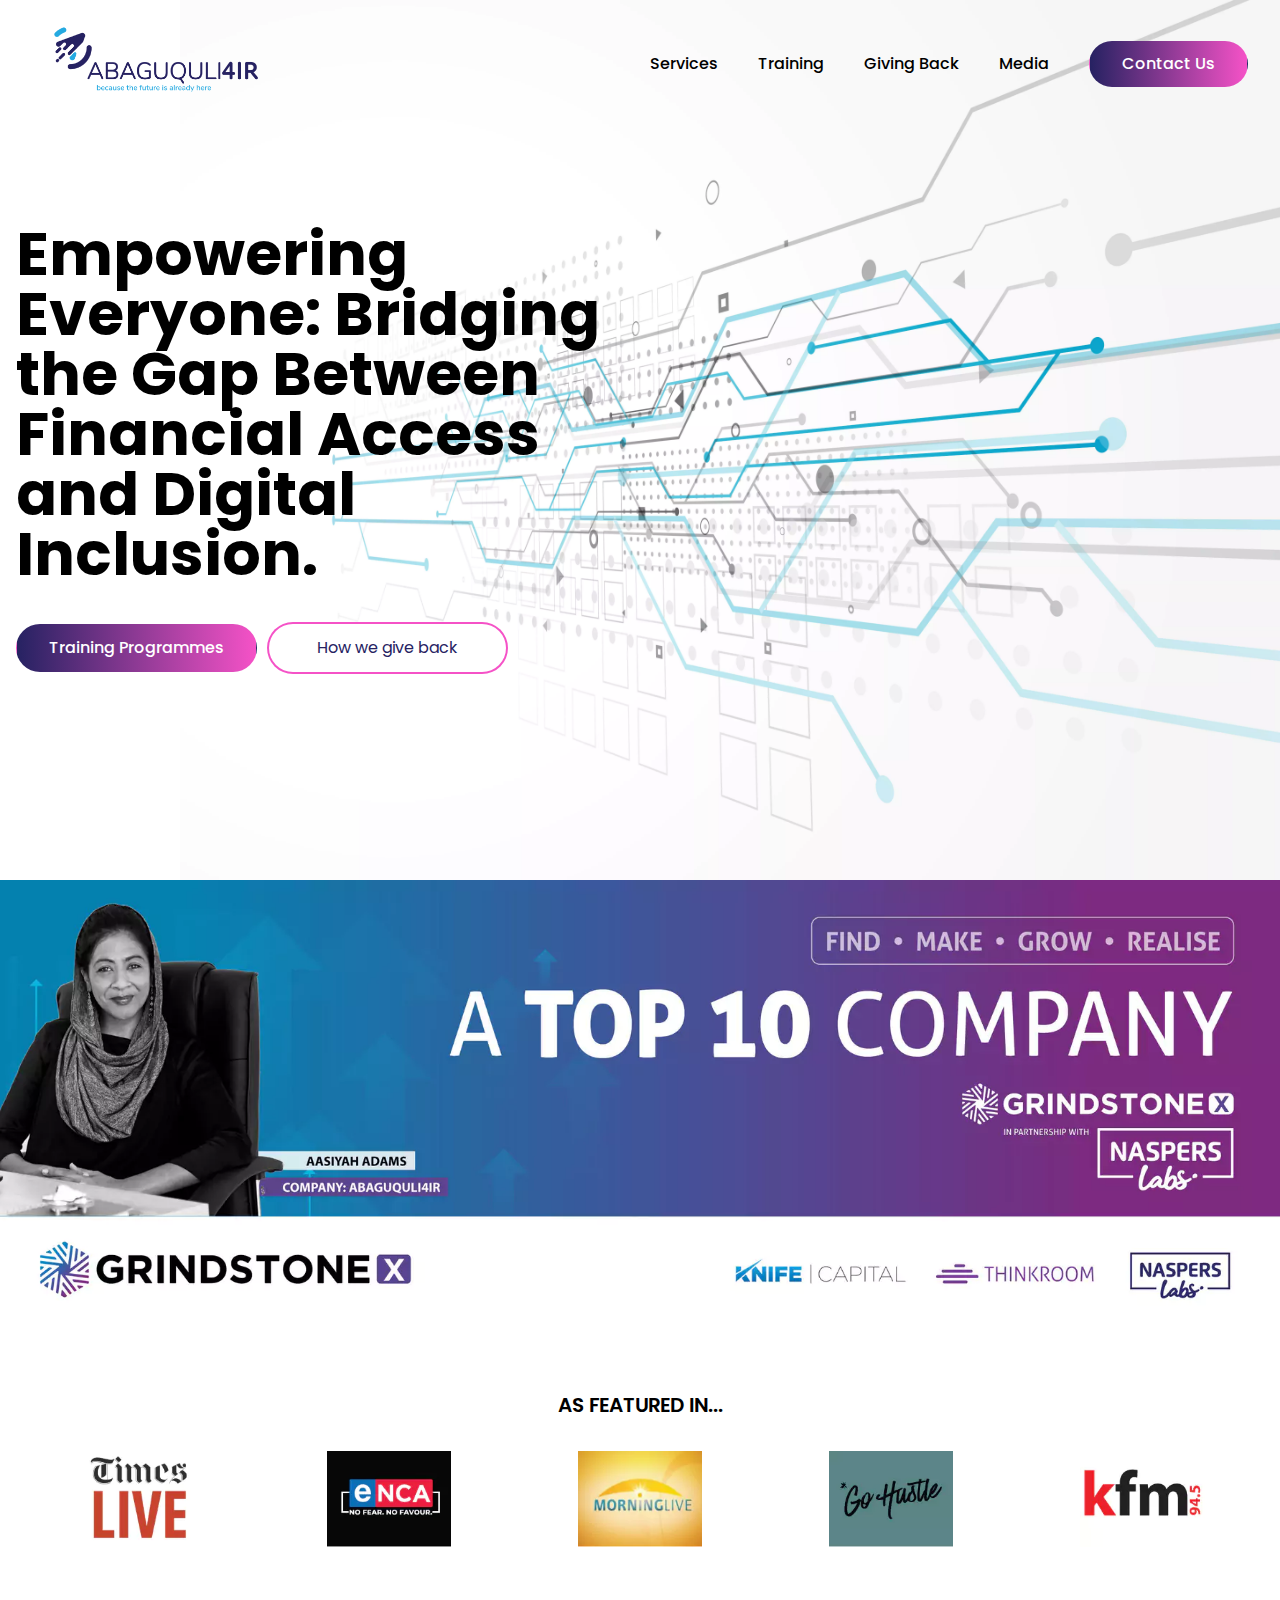
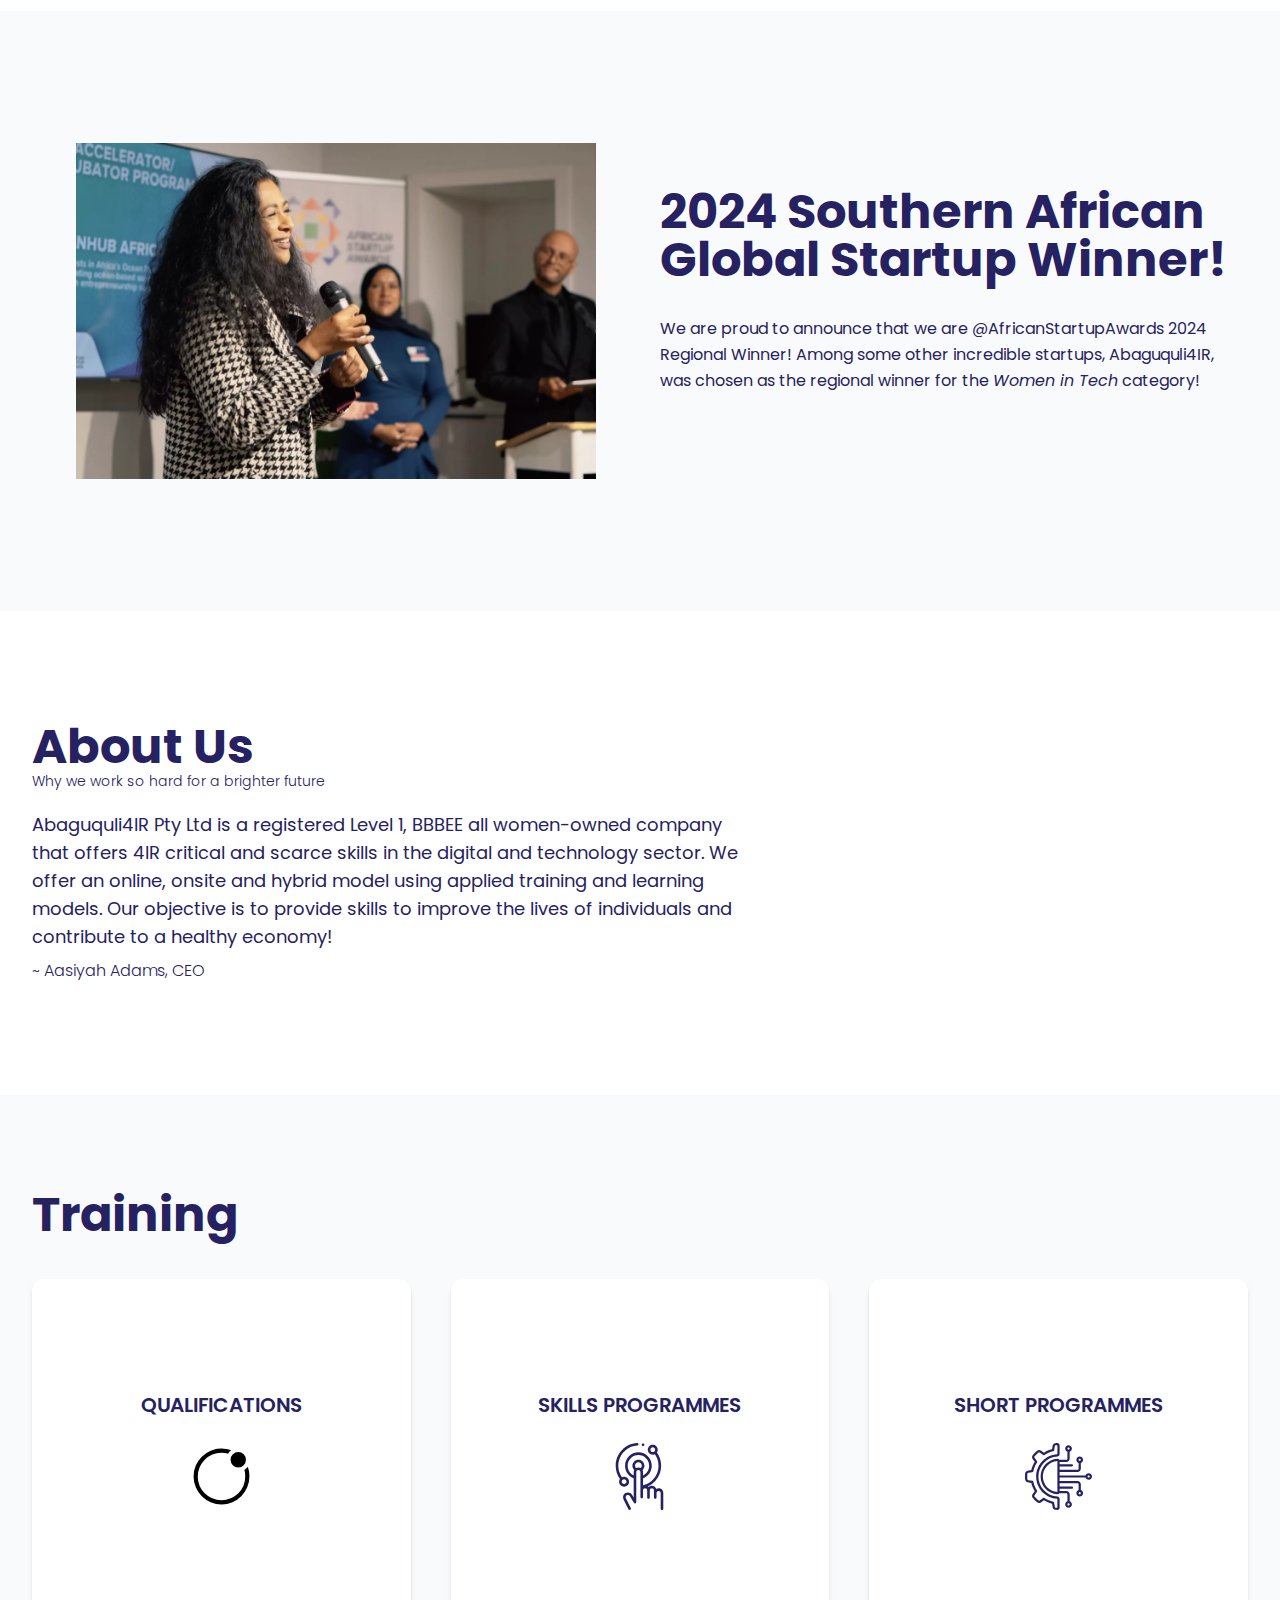
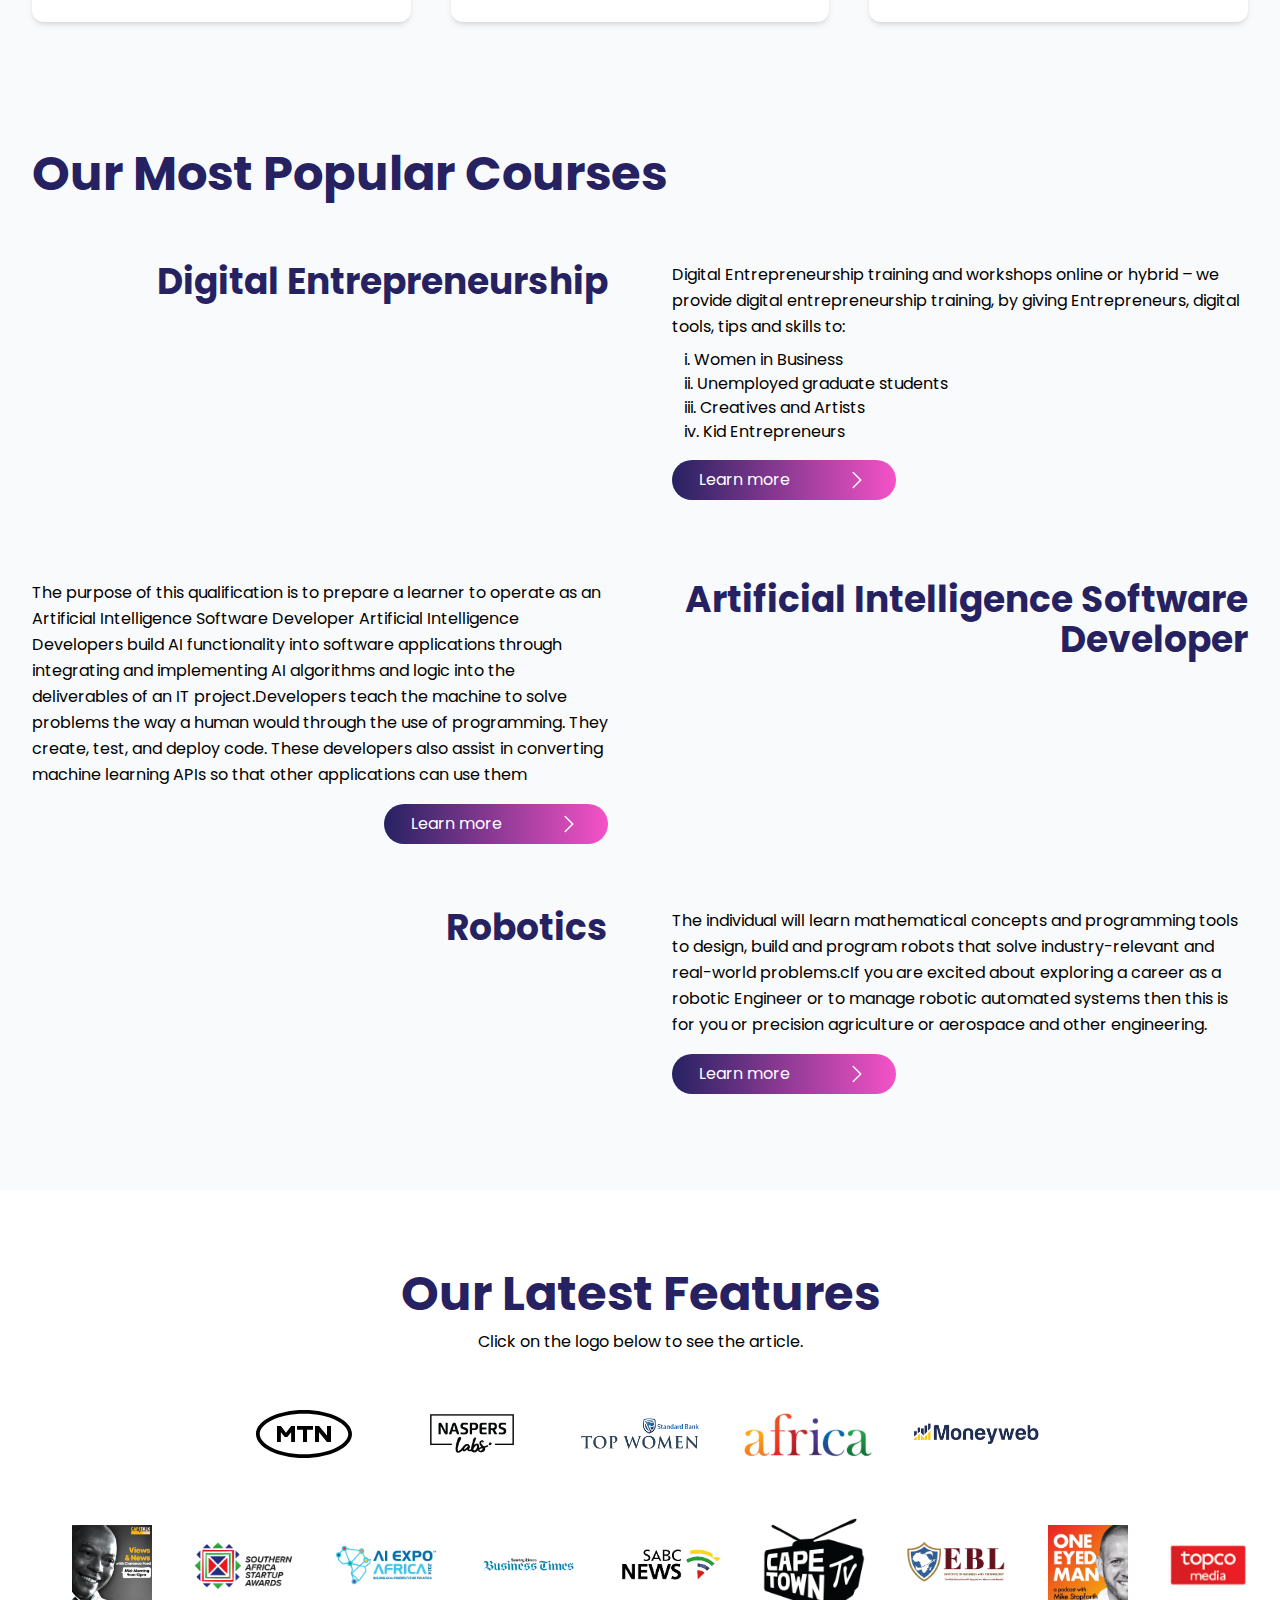
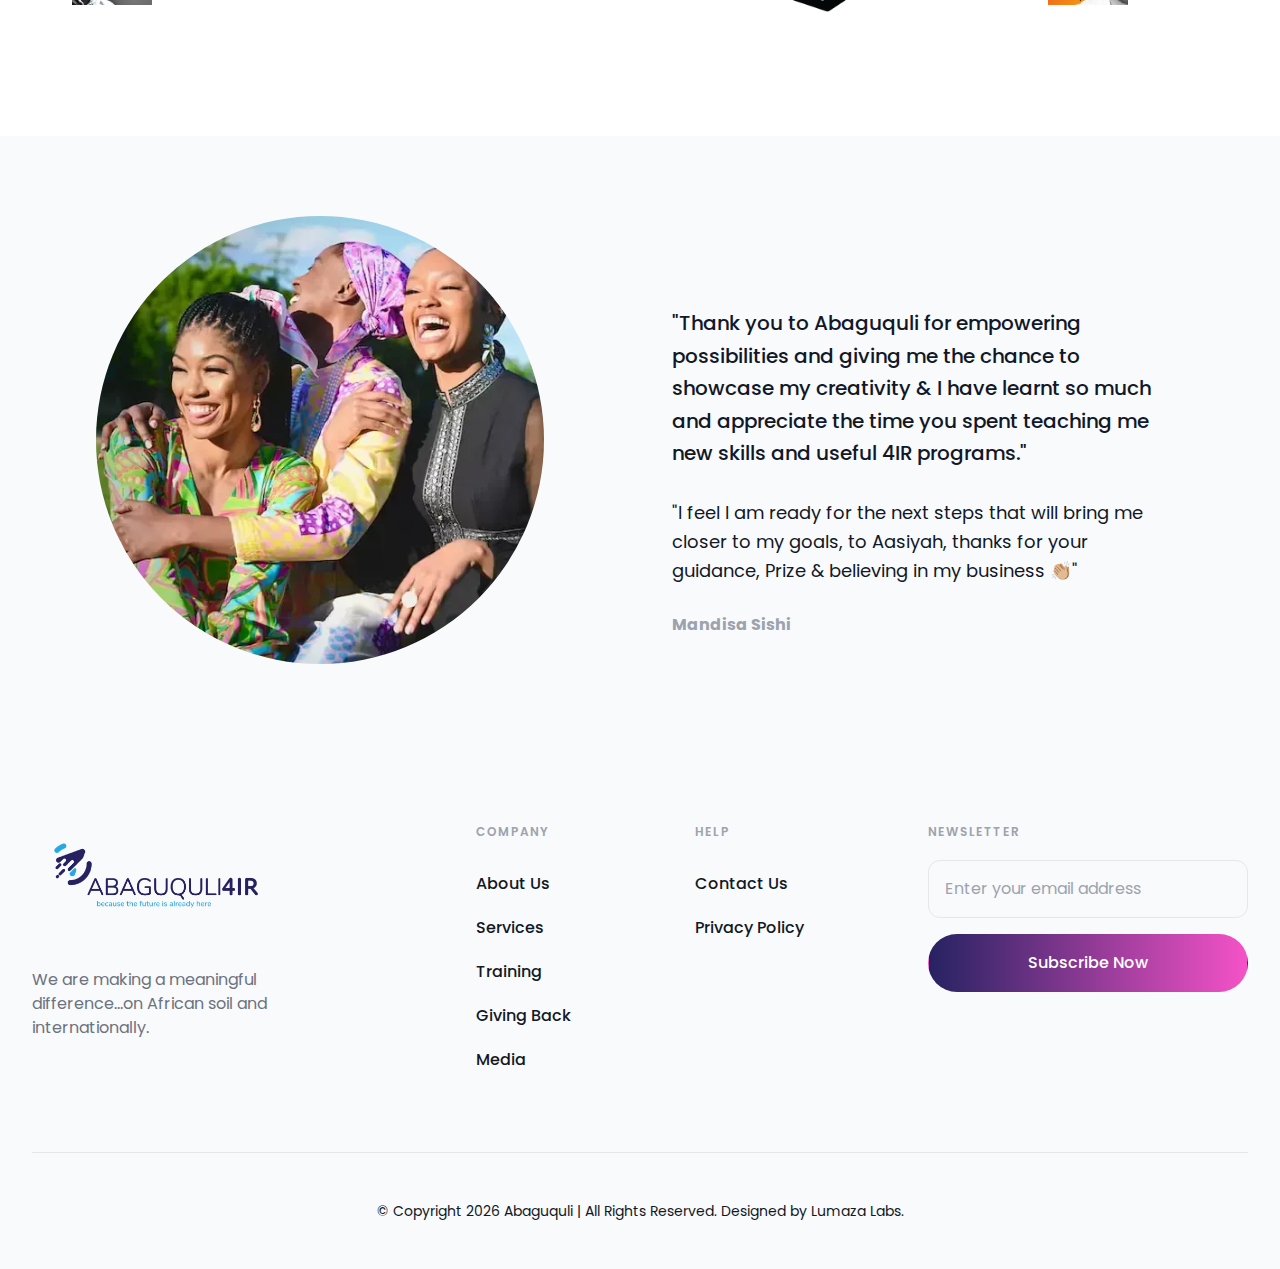
<file: public/index.html>
<!DOCTYPE html>
<html lang="en">
  <head>
    <!-- Google tag (gtag.js) -->
    <script
      async
      src="https://www.googletagmanager.com/gtag/js?id=G-2C2XW6RGER"
    ></script>
    <script>
      window.dataLayer = window.dataLayer || [];
      function gtag() {
        dataLayer.push(arguments);
      }
      gtag("js", new Date());

      gtag("config", "G-2C2XW6RGER");
    </script>
    <meta charset="UTF-8" />
    <meta http-equiv="X-UA-Compatible" content="IE=edge" />
    <meta name="viewport" content="width=device-width, initial-scale=1.0" />
    <link rel="stylesheet" href="output.css" />
    <link rel="icon" href="images/favicon.webp" />
    <meta
      name="description"
      content="Abaguquli offers a range of training interventions and manage and support services across various industries. Our goal to empower and inspire."
    />
    <meta
      name="og:title"
      content="Transforming lives through innovation & education | Abaguquli"
    />
    <meta
      name="og:description"
      content="Abaguquli offers a range of training interventions and manage and support services across various industries. Our goal to empower and inspire."
    />
    <meta
      name="og:image"
      content="https://lumazalabs.github.io/abaguquli/public/images/favicon.webp"
    />
    <title>Transforming lives through innovation & education | Abaguquli</title>

    <script
      type="text/javascript"
      src="//s3.amazonaws.com/downloads.mailchimp.com/js/mc-validate.js"
    ></script>
    <script type="text/javascript">
      (function ($) {
        window.fnames = new Array();
        window.ftypes = new Array();
        fnames[0] = "EMAIL";
        ftypes[0] = "email";
        fnames[1] = "FNAME";
        ftypes[1] = "text";
        fnames[2] = "LNAME";
        ftypes[2] = "text";
        fnames[3] = "ADDRESS";
        ftypes[3] = "address";
        fnames[4] = "PHONE";
        ftypes[4] = "phone";
        fnames[5] = "BIRTHDAY";
        ftypes[5] = "birthday";
      })(jQuery);
      var $mcj = jQuery.noConflict(true);
    </script>
    <!--End mc_embed_signup-->
  </head>
  <body>
    <!-- SPINNER -->
    <div
      id="loader"
      class="h-screen w-screen fixed overflow-hidden flex justify-center items-center bg-white z-50"
    >
      <div class="wave animate-wave"></div>
      <div class="wave animate-wave animation-delay-100"></div>
      <div class="wave animate-wave animation-delay-200"></div>
      <div class="wave animate-wave animation-delay-300"></div>
      <div class="wave animate-wave animation-delay-400"></div>
      <div class="wave animate-wave animation-delay-500"></div>
      <div class="wave animate-wave animation-delay-600"></div>
      <div class="wave animate-wave animation-delay-700"></div>
      <div class="wave animate-wave animation-delay-800"></div>
      <div class="wave animate-wav animation-delay-900"></div>
    </div>
    <div class="relative">
      <img
        src="images/abaguquli-bg.webp"
        class="h-full absolute right-0 -z-10 hidden md:block"
      />
      <!-- HEADER -->
      <header>
        <!-- lg+ -->
        <div class="relative bg-transparent max-w-7xl mx-auto">
          <div class="absolute inset-0"></div>

          <div class="absolute inset-0"></div>

          <div class="relative py-2 px-4 mx-auto sm:px-6 lg:px-8">
            <nav class="flex items-center justify-between h-auto">
              <div class="flex-shrink- 0">
                <a
                  href="index.html"
                  title="Go visit the Abaguquli Home Page"
                  class="flex"
                >
                  <img
                    class="w-auto h-20 md:h-24 xl:h-28"
                    src="images/abaguquli4ir-logo.webp"
                    alt="Abguquli Logo"
                  />
                </a>
              </div>

              <button
                type="button"
                id="menu-btn"
                class="inline-flex p-2 text-adopt transition-all duration-200 rounded-2xl lg:hidden focus:text-adopt-dark hover:text-adopt-dark"
              >
                <svg
                  class="w-7 h-7"
                  xmlns="http://www.w3.org/2000/svg"
                  fill="none"
                  viewBox="0 0 24 24"
                  stroke="currentColor"
                >
                  <path
                    stroke-linecap="round"
                    stroke-linejoin="round"
                    stroke-width="2"
                    d="M4 6h16M4 12h16m-7 6h7"
                  />
                </svg>
              </button>

              <div class="hidden lg:flex lg:items-center lg:space-x-10">
                <a
                  href="services.html"
                  title="View the various services that we offer."
                  class="text-base font-medium hover:text-purple focus:text-purple transition-all duration-200"
                >
                  Services
                </a>
                <a
                  href="training.html"
                  title="We offer many courses amongst many different sectors to enable and empower people around us. Take a look at the various courses we have to offer."
                  class="text-base font-medium hover:text-purple focus:text-purple transition-all duration-200"
                >
                  Training
                </a>

                <a
                  href="npo.html"
                  title="Learn more about how we give back to the community."
                  class="text-base font-medium hover:text-purple focus:text-purple transition-all duration-200"
                >
                  Giving Back
                </a>

                <a
                  href="media.html"
                  title="Abaguquli has been featured in the media multiple times. View the articles and posts we have recently been featured in"
                  class="text-base font-medium hover:text-purple focus:text-purple transition-all duration-200"
                >
                  Media
                </a>

                <a
                  href="contact-us.html"
                  title="Get in touch with us!"
                  class="inline-flex items-center justify-center px-8 py-2.5 text-base font-medium bg-gradient-to-r from-blue to-purple text-white transition-all duration-200 border border-transparent rounded-full hover:shadow-md hover:shadow-purple"
                  role="button"
                >
                  Contact Us
                </a>
              </div>
            </nav>
          </div>
        </div>

        <!-- xs to lg -->
        <nav
          id="phone-menu"
          class="hidden ease-in flex-col w-screen h-screen fixed overflow-hidden top-0 right-0 z-10 px-10 py-10 bg-gray-50 sm:px-6"
        >
          <svg
            xmlns="http://www.w3.org/2000/svg"
            fill="none"
            viewBox="0 0 24 24"
            stroke-width="1.5"
            stroke="currentColor"
            class="w-6 h-6"
            id="exit-btn"
          >
            <path
              stroke-linecap="round"
              stroke-linejoin="round"
              d="M6 18L18 6M6 6l12 12"
            />
          </svg>

          <div class="flex flex-col flex-grow h-full items-end">
            <nav class="flex flex-col space-y-2 items-end">
              <a
                href="services.html"
                title="See the various services we offer."
                class="flex py-2 font-medium text-blue transition-all duration-200 hover:translate-x-1 focus:translate-x-1"
              >
                Services
              </a>
              <a
                href="training.html"
                title="We offer many courses amongst many different sectors to enable and empower people around us. Take a look at the various courses we have to offer."
                class="flex py-2 font-medium text-blue transition-all duration-200 hover:translate-x-1 focus:translate-x-1"
              >
                Training
              </a>

              <a
                href="npo.html"
                title="Learn more about how we give back to the community."
                class="flex py-2 font-medium text-blue transition-all duration-200 hover:translate-x-1 focus:translate-x-1"
              >
                Giving Back
              </a>

              <a
                href="media.html"
                title="Abaguquli has been featured in the media multiple times. View the articles and posts we have recently been featured in"
                class="flex py-2 font-medium text-blue transition-all duration-200 hover:translate-x-1 focus:translate-x-1"
              >
                Media
              </a>
            </nav>

            <div class="flex flex-col mt-6">
              <a
                href="contact-us.html"
                title="Get in touch with us!"
                class="inline-flex items-end justify-center px-8 py-2.5 text-base font-medium bg-gradient-to-r from-blue to-purple text-white transition-all duration-200 border border-transparent rounded-full hover:shadow-md hover:shadow-purple"
                role="button"
              >
                Contact Us
              </a>
            </div>
          </div>
        </nav>
      </header>

      <!-- HERO SECTION -->

      <section class="py-44 xl:pb-52 xl:pt-24 2xl:pb-64 2xl:pt-32">
        <div class="px-4 mx-auto max-w-7xl">
          <h1
            class="md:w-1/2 text-center md:text-left text-3xl md:text-4xl lg:text-5xl xl:text-6xl font-bold pb-10 relative"
          >
            Empowering Everyone: Bridging the Gap Between Financial Access and
            Digital Inclusion.
            <img
              src="images/ellipse.webp"
              class="md:hidden absolute -z-10 -left-10 -top-20 h-56 w-56"
            />
          </h1>
          <div class="flex flex-col sm:flex-row gap-3">
            <a
              href="training.html"
              class="inline-flex items-center justify-center px-8 py-2.5 text-base font-medium bg-gradient-to-r from-blue to-purple text-white transition-all duration-200 border border-transparent rounded-full hover:shadow-md hover:shadow-purple"
            >
              Training Programmes
            </a>
            <a
              href="npo.html"
              class="inline-flex items-center justify-center ring-2 ring-purple text-blue hover:bg-blue hover:ring-0 hover:text-white px-12 py-3 rounded-3xl transition-all"
              >How we give back</a
            >
          </div>
        </div>
      </section>
    </div>

    <img
      src="images/grindstone-10.webp"
      alt="Naspers Labs top-10 company image"
      class="w-full h-auto mb-15"
    />

    <!-- FEATURED SECTION -->

    <section class="py-8 md:py-8 lg:py-16">
      <div class="max-w-8xl px-4 mx-auto sm:px-6 lg:px-8">
        <div class="text-center">
          <h2 class="text-xl font-semibold text-adopt">AS FEATURED IN...</h2>
        </div>

        <div
          class="mx-auto grid grid-cols-2 grid-rows-2 md:grid-cols-5 md:grid-rows-1 justify-items-center mt-8 items-center gap-10"
        >
          <img class="h-24 w-auto" src="images/image-3.webp" />
          <img class="h-24 w-auto" src="images/image-4.webp" />
          <img class="h-24 w-auto" src="images/image-5.webp" />
          <img class="h-24 w-auto" src="images/image-6.webp" />
          <img class="h-24 w-auto" src="images/image-7.webp" />
        </div>
      </div>
    </section>

    <!-- VOTE NOW -->

    <section id="vote" class="py-16 md:py-20 lg:py-28 bg-gray-50">
      <div class="max-w-7xl px-4 mx-auto sm:px-6 lg:px-8">
        <div class="grid md:grid-cols-2 p-5 gap-10 place-items-center">
          <img src="images/Aasiyah-award.webp" class="md:w-11/12 h-auto" />
          <div>
            <h2
              class="text-3xl md:text-4xl lg:text-5xl font-bold text-blue pb-8"
            >
              2024 Southern African Global Startup Winner!
            </h2>
            <p class="text-base text-blue pb-10 leading-relaxed">
              We are proud to announce that we are @AfricanStartupAwards 2024
              Regional Winner! Among some other incredible startups,
              Abaguquli4IR, was chosen as the regional winner for the
              <em>Women in Tech</em> category!
              <!-- </p>
            <a
              href="training.html"
              class="inline-flex items-center justify-center px-8 py-2.5 text-base font-medium bg-gradient-to-r from-blue to-purple text-white transition-all duration-300 border border-transparent rounded-full hover:shadow-md hover:shadow-purple"
            >
              Watch Award Video
            </a> -->
            </p>
          </div>
        </div>
      </div>
    </section>

    <!-- ABOUT US -->

    <section id="about-us" class="py-16 md:py-20 lg:py-28">
      <div class="max-w-7xl px-4 mx-auto sm:px-6 lg:px-8">
        <div class="text-center md:text-left xl:w-7/12">
          <h2 class="text-3xl md:text-4xl lg:text-5xl font-bold text-blue">
            About Us
          </h2>
          <p class="text-blue font-light text-sm">
            Why we work so hard for a brighter future
          </p>
          <p class="text-blue text-lg pt-5">
            Abaguquli4IR Pty Ltd is a registered Level 1, BBBEE all women-owned
            company that offers 4IR critical and scarce skills in the digital
            and technology sector. We offer an online, onsite and hybrid model
            using applied training and learning models. Our objective is to
            provide skills to improve the lives of individuals and contribute to
            a healthy economy!
          </p>

          <p class="font-light text-base text-blue pt-2">
            ~ Aasiyah Adams, CEO
          </p>
        </div>
      </div>
    </section>

    <!-- TRAINING SECTION -->

    <section class="py-16 md:py-8 lg:py-24 bg-gray-50">
      <div class="max-w-7xl px-4 mx-auto sm:px-6 lg:px-8">
        <div class="">
          <h2 class="text-3xl md:text-4xl lg:text-5xl font-bold text-blue">
            Training
          </h2>
        </div>
        <div
          class="grid grid-cols-1 md:grid-cols-3 grid-rows-3 md:grid-rows-1 gap-10 pt-10"
        >
          <a
            href="training.html#qcto-training"
            class="w-full h-full rounded-xl shadow-md bg-white hover:bg-gray-50 p-5 py-28"
          >
            <div class="flex flex-col items-center justify-center gap-6">
              <h2 class="text-xl font-semibold text-center text-blue">
                QUALIFICATIONS
              </h2>
              <svg
                width="67"
                height="67"
                xmlns="http://www.w3.org/2000/svg"
                viewBox="0 96 960 960"
              >
                <path
                  d="M480 576Zm-400 0q0-83 31.5-156t86-127Q252 239 325 207.5T480 176q36 0 71 6t67 18q-14 10-25 22.5T574 249q-23-7-46-10t-48-3q-141 0-240.5 99T140 576q0 141 99.5 240.5T480 916q142 0 241-99.5T820 576q0-25-3-48t-10-46q14-8 26.5-19t22.5-25q12 32 18 67t6 71q0 82-31.5 155T763 858.5q-54 54.5-127 86T480 976q-82 0-155-31.5t-127.5-86Q143 804 111.5 731T80 576Zm640-130q-45 0-77.5-32.5T610 336q0-46 32.5-78t77.5-32q46 0 78 32t32 78q0 45-32 77.5T720 446Z"
                />
              </svg>
            </div>
          </a>
          <a
            href="training.html#vendor-programmes"
            class="w-full h-full rounded-xl shadow-md bg-white hover:bg-gray-50 transition-all p-5 py-28"
          >
            <div class="flex flex-col items-center justify-center gap-6">
              <h2 class="text-xl font-semibold text-center text-blue">
                SKILLS PROGRAMMES
              </h2>
              <img src="images/touch-tech.svg" alt="Technology touch icon" />
            </div>
          </a>
          <a
            href="training.html#short-programmes"
            class="w-full h-full rounded-xl shadow-md bg-white hover:bg-gray-50 p-5 py-28"
          >
            <div class="flex flex-col items-center justify-center gap-6">
              <h2 class="text-xl font-semibold text-center text-blue">
                SHORT PROGRAMMES
              </h2>
              <img src="images/technology.svg" alt="Technology icon" />
            </div>
          </a>
        </div>

        <!-- MOST POPULAR COURSES -->

        <div class="pt-32">
          <h2 class="text-3xl md:text-4xl lg:text-5xl font-bold text-blue">
            Our Most Popular Courses
          </h2>
        </div>
        <div class="mx-auto mt-12 sm:mt-16 lg:mt-22">
          <div
            class="grid grid-cols-1 md:grid-cols-2 md:gap-x-16 gap-y-8 items-start"
          >
            <div class="md:justify-self-end">
              <h3 class="text-4xl text-center font-bold text-blue mb-5">
                Digital Entrepreneurship
              </h3>
            </div>
            <div class="text-center md:text-left">
              <p class="text-base font-normal text-black-3 leading-relaxed">
                Digital Entrepreneurship training and workshops online or hybrid
                – we provide digital entrepreneurship training, by giving
                Entrepreneurs, digital tools, tips and skills to:
              </p>
              <ul class="md:pl-3 pt-2 mb-4">
                <li>i. Women in Business</li>
                <li>ii. Unemployed graduate students</li>
                <li>iii. Creatives and Artists</li>
                <li>iv. Kid Entrepreneurs</li>
              </ul>
              <a
                href="training.html#digital-entrepreneurship"
                class="inline-flex justify-around bg-gradient-to-r from-blue to-purple hover:shadow-purple transition-all w-56 py-2 rounded-full"
              >
                <p class="text-white text-">Learn more</p>
                <svg
                  xmlns="http://www.w3.org/2000/svg"
                  fill="none"
                  viewBox="0 0 24 24"
                  stroke-width="1.5"
                  stroke="currentColor"
                  class="w-6 h-6 text-white"
                >
                  <path
                    stroke-linecap="round"
                    stroke-linejoin="round"
                    d="M8.25 4.5l7.5 7.5-7.5 7.5"
                  />
                </svg>
              </a>
            </div>
          </div>

          <div
            class="grid items-start grid-cols-1 md:grid-cols-2 md:gap-x-16 gap-y-8 pt-20"
          >
            <div class="md:order-last text-center md:justify-self-start">
              <h3 class="text-4xl md:text-right font-bold text-blue">
                Artificial Intelligence Software Developer
              </h3>
            </div>

            <div class="text-center md:text-right">
              <p
                class="text-base md:text-left font-normal text-black-3 mb-4 leading-relaxed"
              >
                The purpose of this qualification is to prepare a learner to
                operate as an Artificial Intelligence Software Developer
                Artificial Intelligence Developers build AI functionality into
                software applications through integrating and implementing AI
                algorithms and logic into the deliverables of an IT
                project.Developers teach the machine to solve problems the way a
                human would through the use of programming. They create, test,
                and deploy code. These developers also assist in converting
                machine learning APIs so that other applications can use them
              </p>
              <a
                href="training.html#artificial-intelligence"
                class="inline-flex justify-around bg-gradient-to-r from-blue to-purple hover:shadow-purple transition-all w-56 py-2 rounded-full"
              >
                <p class="text-white text-">Learn more</p>
                <svg
                  xmlns="http://www.w3.org/2000/svg"
                  fill="none"
                  viewBox="0 0 24 24"
                  stroke-width="1.5"
                  stroke="currentColor"
                  class="w-6 h-6 text-white"
                >
                  <path
                    stroke-linecap="round"
                    stroke-linejoin="round"
                    d="M8.25 4.5l7.5 7.5-7.5 7.5"
                  />
                </svg>
              </a>
            </div>
          </div>

          <div class="mx-auto mt-12 sm:mt-16 lg:mt-22">
            <div
              class="grid grid-cols-1 md:grid-cols-2 md:gap-x-16 gap-y-8 items-start"
            >
              <div class="md:justify-self-end text-center">
                <h3 class="text-4xl font-bold text-blue mb-5">Robotics</h3>
              </div>
              <div class="text-center md:text-left">
                <p
                  class="text-base font-normal text-black-3 mb-4 leading-relaxed"
                >
                  The individual will learn mathematical concepts and
                  programming tools to design, build and program robots that
                  solve industry-relevant and real-world problems.cIf you are
                  excited about exploring a career as a robotic Engineer or to
                  manage robotic automated systems then this is for you or
                  precision agriculture or aerospace and other engineering.
                </p>
                <a
                  href="training.html#robotics"
                  class="inline-flex justify-around bg-gradient-to-r from-blue to-purple hover:shadow-purple transition-all w-56 py-2 rounded-full"
                >
                  <p class="text-white text-">Learn more</p>
                  <svg
                    xmlns="http://www.w3.org/2000/svg"
                    fill="none"
                    viewBox="0 0 24 24"
                    stroke-width="1.5"
                    stroke="currentColor"
                    class="w-6 h-6 text-white"
                  >
                    <path
                      stroke-linecap="round"
                      stroke-linejoin="round"
                      d="M8.25 4.5l7.5 7.5-7.5 7.5"
                    />
                  </svg>
                </a>
              </div>
            </div>
          </div>
        </div>
      </div>
    </section>

    <!-- FEATURED ARTICLES -->
    <section class="py-12 bg-white sm:py-16 lg:py-20">
      <div class="px-4 mx-auto max-w-7xl sm:px-6 lg:px-8">
        <h2
          class="text-3xl font-bold text-blue sm:text-4xl xl:text-5xl font-pj text-center pb-3"
        >
          Our Latest Features
        </h2>
        <p class="text-base text-center pb-10">
          Click on the logo below to see the article.
        </p>
        <div
          class="grid grid-rows-2 lg:grid-rows-1 lg:grid-cols-1 grid-flow-col gap-10 justify-center items-center pb-10 w-fit mx-auto"
        >
          <a
            href="https://ngoconnectsa.org/women-in-digital-business-challenge-finalists-focus-on-youth-upliftment/"
          >
            <img src="images/mtn_logo_4.svg" class="h-auto p-4" />
          </a>
          <a
            href="https://www.linkedin.com/feed/update/urn:li:activity:7095684308308291584?utm_source=share&utm_medium=member_desktop"
          >
            <img src="images/naspers-labs.png" class="w-32 h-auto" />
          </a>
          <a
            href="https://www.topbusinesswomen.co.za/the-gig-economy-a-new-frontier-for-employment-in-south-africa/"
          >
            <img src="images/top-woman.webp" class="w-32 h-auto" />
          </a>

          <a
            href="https://www.africa.com/cultivating-an-ecosystem-for-the-new-way-of-working/"
          >
            <img src="images/africa.com.webp" class="w-32 h-auto" />
          </a>
          <a
            href="https://www.linkedin.com/posts/aasiyahadams_moneyweb-moneyweb-jeremymaggs-activity-7122176156895752192-lskR?utm_source=share&utm_medium=member_desktop"
          >
            <img src="images/moneywebb-logo.webp" class="w-32 h-auto" />
          </a>
        </div>
        <div
          class="grid grid-rows-3 lg:grid-rows-1 lg:grid-cols-1 grid-flow-col gap-10 justify-center items-center pb-10 w-fit mx-auto"
        >
          <a href="https://lnkd.in/dC_iQe8E">
            <img src="images/womandla.webp" class="w-32 h-auto items-end" />
          </a>
          <a
            href="https://omny.fm/shows/mid-morning/abaguquli4ir-s-digital-entrepreneurship-program"
          >
            <img src="images/clarence-ford.jpeg" class="w-20 h-auto" />
          </a>
          <a
            href="https://www.linkedin.com/posts/aasiyahadams_gsawards-gsafrica-regionalfinalist-activity-7051830494174285824-bqP4?utm_source=share&utm_medium=member_desktop"
          >
            <img
              src="images/GSA_Southern-2048x1073.png"
              class="w-32 h-auto items-end"
            />
          </a>
          <a
            href="https://www.linkedin.com/feed/update/urn:li:activity:6977713654167130112?utm_source=share&utm_medium=member_desktop"
          >
            <img src="images/ai-expo.png" class="w-32 h-auto items-end" />
          </a>
          <a
            href="https://www.linkedin.com/posts/aasiyahadams_cingasolutions-abaguquli-sundaytimes-activity-6764413744517812224-2Jn3?utm_source=share&utm_medium=member_desktop"
          >
            <img
              src="images/business-times.png"
              class="w-40 h-auto items-end"
            />
          </a>
          <a href="https://youtu.be/Y6IHhX8inUM">
            <img src="images/sabc.png" class="w-40 h-auto items-end" />
          </a>
          <a href="https://youtu.be/UQTucPqsWis">
            <img src="images/cape-town-tv.webp" class="w-28 h-auto items-end" />
          </a>
          <a
            href="https://www.linkedin.com/feed/update/urn:li:activity:6980111712192466944?utm_source=share&utm_medium=member_desktop"
          >
            <img src="images/ebl.webp" class="w-32 h-auto items-end" />
          </a>
          <a
            href="htthttps://pod.link/oem/episode/94eb58d89d83c1017a961d1232144c63"
          >
            <img src="images/one-eyed.avif" class="w-20 h-auto items-end" />
          </a>
          <a href="https://iono.fm/e/1404305">
            <img src="images/tc-logo.webp" class="w-20 h-auto items-end" />
          </a>
        </div>
      </div>
    </section>

    <!-- <section class="py-8 md:py-8 lg:py-24 bg-gray-50">
      <div class="max-w-7xl px-4 mx-auto sm:px-6 lg:px-8">
        <div class="bg-white rounded-3xl shadow-lg p-20 md:ml-20">
          <h2
            class="text-2xl md:text-2xl lg:text-3xl xl:text-4xl text-blue font-semibold mb-4 text-center md:text-left"
          >
            Featured Articles
          </h2>
          <div
            class="grid grid-cols-1 md:grid-cols-2 grid-rows-4 md:grid-rows-2 justify-items-center md:justify-items-start"
          >
            <div class="text-center md:text-left mt-10">
              <h4
                class="text-blue font-bold uppercase text-base md:text-xl tracking-wider mb-4"
              >
                Netherlands Embassy
              </h4>
              <a
                href="https://www.linkedin.com/feed/update/urn:li:activity:6977713654167130112?utm_source=share&utm_medium=member_ios"
                title="Netherlands Embassy Article about Abaguquli"
                class="inline-flex justify-around bg-gradient-to-r from-blue to-purple hover:shadow-purple transition-all w-56 py-2 rounded-full"
              >
                <p class="text-white text-center">Learn more</p>
                <svg
                  xmlns="http://www.w3.org/2000/svg"
                  fill="none"
                  viewBox="0 0 24 24"
                  stroke-width="1.5"
                  stroke="currentColor"
                  class="w-6 h-6 text-white"
                >
                  <path
                    stroke-linecap="round"
                    stroke-linejoin="round"
                    d="M8.25 4.5l7.5 7.5-7.5 7.5"
                  />
                </svg>
              </a>
            </div>
            <div class="text-center md:text-left mt-10">
              <h4
                class="text-blue font-bold uppercase text-base md:text-xl tracking-wider mb-4"
              >
                UK TECHNOLOGY HUB
              </h4>
              <a
                href="https://www.linkedin.com/posts/aasiyahadams_feature-abaguquli-activity-6980111712192466944-n0l6?"
                title="UK Technology Hub article about Abaguquli"
                class="inline-flex justify-around bg-gradient-to-r from-blue to-purple hover:shadow-purple transition-all w-56 py-2 rounded-full"
              >
                <p class="text-white text-">Learn more</p>
                <svg
                  xmlns="http://www.w3.org/2000/svg"
                  fill="none"
                  viewBox="0 0 24 24"
                  stroke-width="1.5"
                  stroke="currentColor"
                  class="w-6 h-6 text-white"
                >
                  <path
                    stroke-linecap="round"
                    stroke-linejoin="round"
                    d="M8.25 4.5l7.5 7.5-7.5 7.5"
                  />
                </svg>
              </a>
            </div>
            <div class="text-center md:text-left mt-10">
              <h4
                class="text-blue font-bold uppercase text-base md:text-xl tracking-wider mb-4"
              >
                Sunday times
              </h4>
              <a
                href="https://www.timeslive.co.za/sunday-times/business/2021-02-07-my-brilliant-career-helping-young-people-prepare-for-revolution/"
                class="inline-flex justify-around bg-gradient-to-r from-blue to-purple hover:shadow-purple transition-all w-56 py-2 rounded-full"
              >
                <p class="text-white text-">Learn more</p>
                <svg
                  xmlns="http://www.w3.org/2000/svg"
                  fill="none"
                  viewBox="0 0 24 24"
                  stroke-width="1.5"
                  stroke="currentColor"
                  class="w-6 h-6 text-white"
                >
                  <path
                    stroke-linecap="round"
                    stroke-linejoin="round"
                    d="M8.25 4.5l7.5 7.5-7.5 7.5"
                  />
                </svg>
              </a>
            </div>
            <div class="text-center md:text-left mt-10">
              <h4
                class="text-blue font-bold uppercase text-base md:text-xl tracking-wider mb-4"
              >
                Soweto TV
              </h4>
              <a
                href="https://www.linkedin.com/posts/aasiyahadams_interview-4ir-aieducation-activity-7019756079735549952-3ZLn?utm_source=share&utm_medium=member_desktop"
                title="Soweto TV article about Abaguquli"
                class="inline-flex justify-around bg-gradient-to-r from-blue to-purple hover:shadow-purple transition-all w-56 py-2 rounded-full"
              >
                <p class="text-white text-">Learn more</p>
                <svg
                  xmlns="http://www.w3.org/2000/svg"
                  fill="none"
                  viewBox="0 0 24 24"
                  stroke-width="1.5"
                  stroke="currentColor"
                  class="w-6 h-6 text-white"
                >
                  <path
                    stroke-linecap="round"
                    stroke-linejoin="round"
                    d="M8.25 4.5l7.5 7.5-7.5 7.5"
                  />
                </svg>
              </a>
            </div>
          </div>
        </div>
      </div>
    </section> -->

    <!-- TESTIMONIAL SECTION -->

    <section class="py-16 bg-gray-50 sm:py-16 lg:py-20">
      <div class="px-4 mx-auto max-w-7xl sm:px-6 lg:px-8">
        <div
          class="grid items-center grid-cols-1 md:grid-cols-2 md:gap-16 gap-y-10"
        >
          <div class="-mx-4 sm:mx-0 px-8">
            <img
              class="w-full max-w-md mx-auto rounded-full"
              src="images/people.webp"
              alt="Group of friends laughing together that represent Mandisa Sishi."
            />
          </div>

          <div class="xl:pr-24">
            <blockquote class="mt-8 md:mt-16">
              <p
                class="text-xl font-medium leading-relaxed text-gray-900 font-pj"
              >
                "Thank you to Abaguquli for empowering possibilities and giving
                me the chance to showcase my creativity & I have learnt so much
                and appreciate the time you spent teaching me new skills and
                useful 4IR programs."
              </p>
            </blockquote>

            <blockquote class="mt-5 md:mt-7">
              <p
                class="text-lg font-normal leading-relaxed text-gray-900 font-pj"
              >
                "I feel I am ready for the next steps that will bring me closer
                to my goals, to Aasiyah, thanks for your guidance, Prize &
                believing in my business 👏🏼"
              </p>
            </blockquote>

            <p class="mt-5 text-base font-bold text-gray-400 md:mt-7 font-pj">
              Mandisa Sishi
            </p>
          </div>
        </div>
      </div>
    </section>

    <!-- FOOTER -->

    <footer class="py-12 bg-gray-50 sm:pt-16 lg:pt-20">
      <div class="px-4 mx-auto sm:px-6 lg:px-8 max-w-7xl">
        <div
          class="flex flex-wrap items-start md:justify-between gap-y-12 gap-x-24 md:gap-x-12"
        >
          <div class="w-full lg:w-64 xl:w-full xl:max-w-xs">
            <a href="index.html" title="" class="flex">
              <img
                class="w-auto h-28"
                src="images/abaguquli4ir-logo.webp"
                alt="The Abaguquli Logo"
              />
            </a>

            <p class="mt-8 text-base font-normal text-gray-500">
              We are making a meaningful difference...on African soil and
              internationally.
            </p>
          </div>

          <div>
            <p
              class="text-xs font-semibold tracking-widest text-gray-400 uppercase"
            >
              Company
            </p>

            <ul class="mt-8 space-y-5">
              <li>
                <a
                  href="index.html#about-us"
                  title="Learn more about who we are and why we started."
                  class="inline-flex text-base font-medium text-gray-900 transition-all duration-200 hover:translate-x-1 hover:text-blue-600"
                >
                  About Us
                </a>
              </li>
              <li>
                <a
                  href="services.html"
                  title="View the various new services that we offer."
                  class="inline-flex text-base font-medium text-gray-900 transition-all duration-200 hover:translate-x-1 hover:text-blue-600"
                >
                  Services
                </a>
              </li>

              <li>
                <a
                  href="training.html"
                  title="We offer many courses amongst many different sectors to enable and empower people around us. Take a look at the various courses we have to offer."
                  class="inline-flex text-base font-medium text-gray-900 transition-all duration-200 hover:translate-x-1 hover:text-blue-600"
                >
                  Training
                </a>
              </li>

              <li>
                <a
                  href="npo.html"
                  title="View how we give back to the community."
                  class="inline-flex text-base font-medium text-gray-900 transition-all duration-200 hover:translate-x-1 hover:text-blue-600"
                >
                  Giving Back
                </a>
              </li>

              <li>
                <a
                  href="media.html"
                  title="Abaguquli has been featured in the media multiple times. View the articles and posts we have recently been featured in."
                  class="inline-flex text-base font-medium text-gray-900 transition-all duration-200 hover:translate-x-1 hover:text-blue-600"
                >
                  Media
                </a>
              </li>
            </ul>
          </div>

          <div>
            <p
              class="text-xs font-semibold tracking-widest text-gray-400 uppercase"
            >
              Help
            </p>

            <ul class="mt-8 space-y-5">
              <li>
                <a
                  href="contact-us.html"
                  title="View our contact information"
                  class="inline-flex text-base font-medium text-gray-900 transition-all duration-200 hover:translate-x-1 hover:text-blue-600"
                >
                  Contact Us
                </a>
              </li>

              <li>
                <a
                  href="privacy-policy.html"
                  title="View Abaguquli's Privacy Policy to see how we protect your personal information."
                  class="inline-flex text-base font-medium text-gray-900 transition-all duration-200 hover:translate-x-1 hover:text-blue-600"
                >
                  Privacy Policy
                </a>
              </li>
            </ul>
          </div>

          <div class="w-full md:max-w-xs">
            <p
              class="text-xs font-semibold tracking-widest text-gray-400 uppercase"
            >
              Newsletter
            </p>

            <form
              action="https://abaguquli.us14.list-manage.com/subscribe/post?u=b909c53072fa2983486f927c4&amp;id=fce5129609&amp;f_id=009b92e0f0"
              method="post"
              id="mc-embedded-subscribe-form"
              name="mc-embedded-subscribe-form"
              class="validate mt-5 space-y-4"
              target="_blank"
              novalidate
            >
              <div>
                <label for="mce-EMAIL" class="sr-only"> Email address </label>
                <input
                  type="email"
                  name="EMAIL"
                  id="mce-EMAIL"
                  placeholder="Enter your email address"
                  class="block w-full px-4 py-4 text-base text-gray-900 border border-gray-200 rounded-xl bg-gray-50 focus:bg-white focus:outline-none focus:border-purple focus:ring-1 focus:ring-purple"
                />
              </div>
              <!-- real people should not fill this in and expect good things - do not remove this or risk form bot signups-->
              <div style="position: absolute; left: -5000px" aria-hidden="true">
                <input
                  type="text"
                  name="b_b909c53072fa2983486f927c4_fce5129609"
                  tabindex="-1"
                  value=""
                />
              </div>
              <button
                type="submit"
                value="Subscribe"
                name="subscribe"
                id="mc-embedded-subscribe"
                class="inline-flex bg-gradient-to-r from-blue to-purple items-center justify-center w-full px-6 py-4 text-base font-medium text-white transition-all duration-200 border border-transparent rounded-full hover:shadow-purple focus:shadow-purple"
              >
                Subscribe Now
              </button>
            </form>
          </div>
        </div>

        <div
          class="pt-12 mt-12 text-center border-t border-gray-200 sm:mt-16 lg:mt-20"
        >
          <p class="text-sm font-normal text-gray-900">
            © Copyright <span id="year">2023</span> Abaguquli | All Rights
            Reserved. Designed by
            <a
              href="https://lumazalabs.com"
              class="hover:text-blue focus:text-blue transition-all"
              >Lumaza Labs.</a
            >
          </p>
        </div>
      </div>
    </footer>
  </body>
  <script src="script.js"></script>
  <script src="loader.js"></script>
</html>
</file>
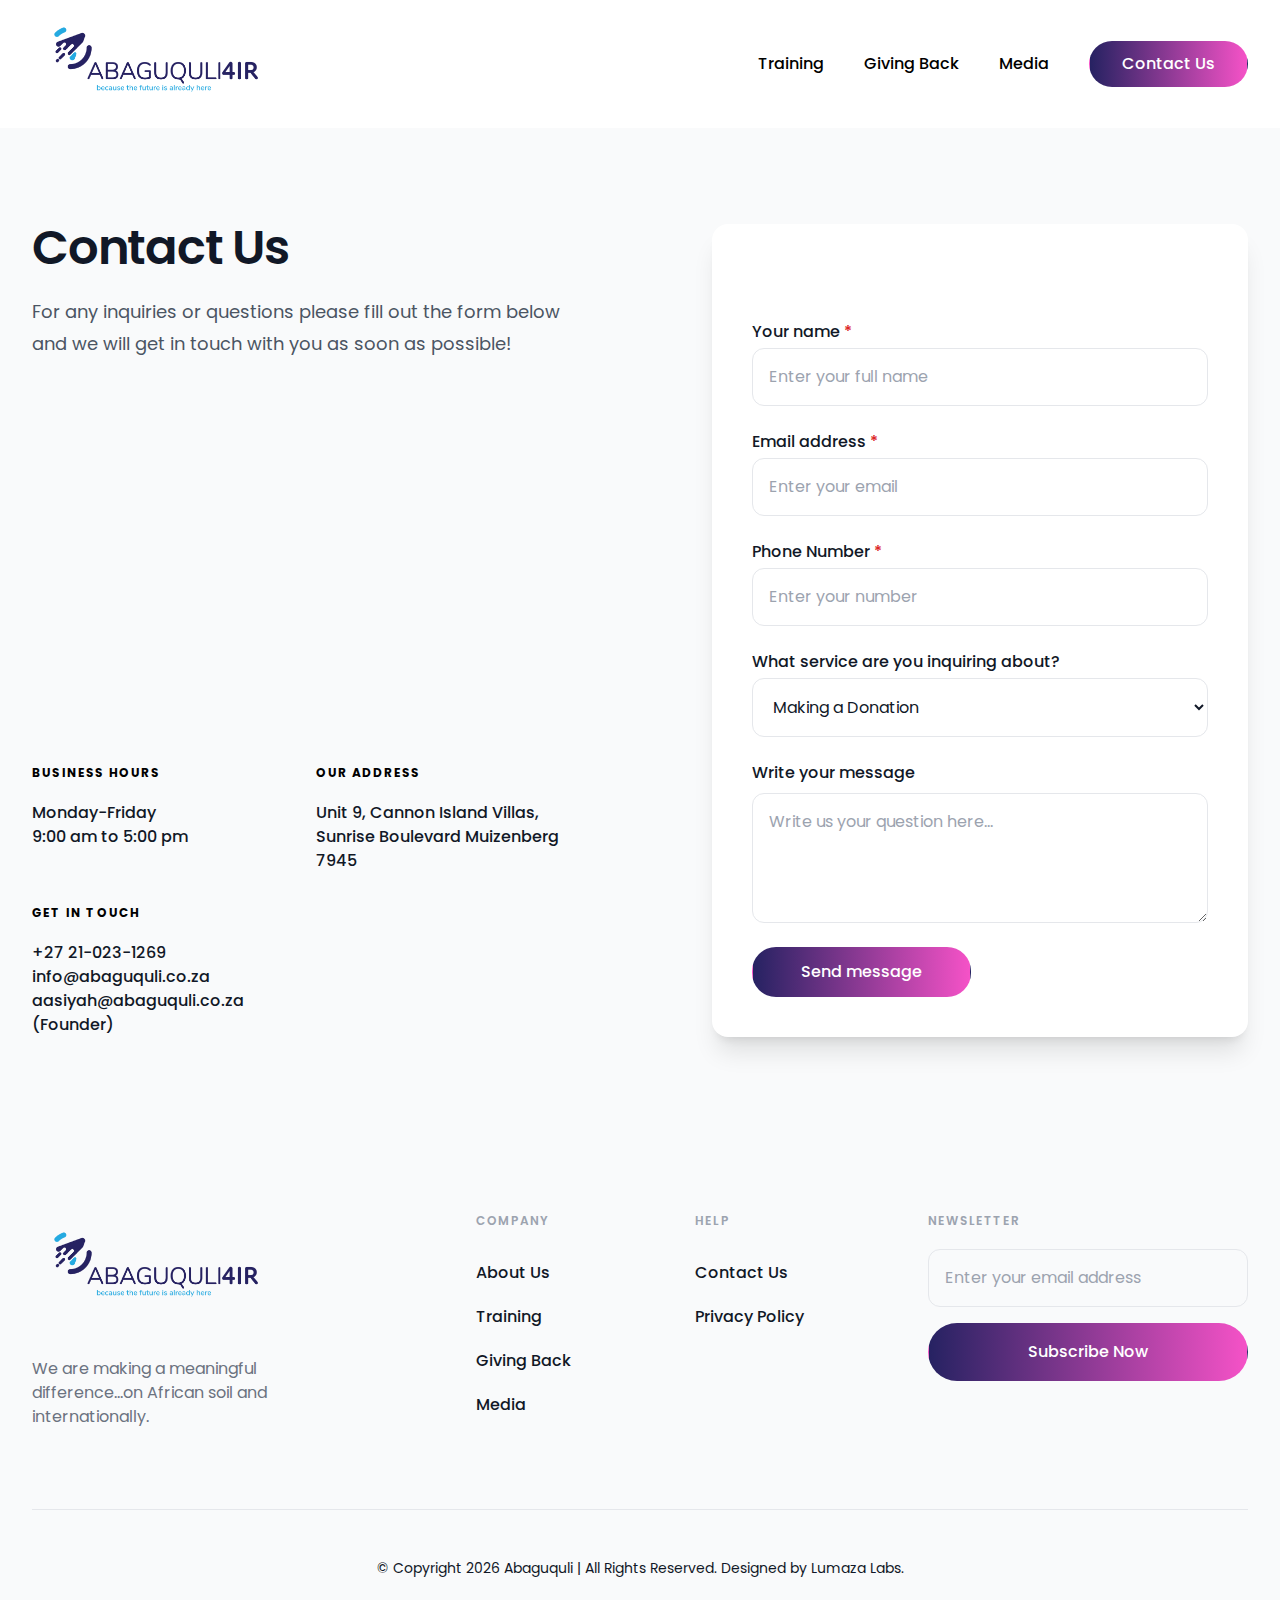
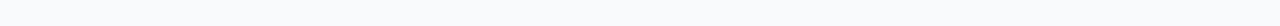
<file: public/contact-us.html>
<!DOCTYPE html>
<html lang="en">
  <head>
    <!-- Google tag (gtag.js) -->
    <script
      async
      src="https://www.googletagmanager.com/gtag/js?id=G-2C2XW6RGER"
    ></script>
    <script>
      window.dataLayer = window.dataLayer || [];
      function gtag() {
        dataLayer.push(arguments);
      }
      gtag("js", new Date());

      gtag("config", "G-2C2XW6RGER");
    </script>
    <meta charset="UTF-8" />
    <meta http-equiv="X-UA-Compatible" content="IE=edge" />
    <meta name="viewport" content="width=device-width, initial-scale=1.0" />
    <link rel="stylesheet" href="output.css" />
    <link rel="icon" href="images/favicon.webp" />
    <meta
      name="description"
      content="Let's get in touch and discuss the incredible good we can do together."
    />
    <meta
      name="og:description"
      content="Let's get in touch and discuss the incredible good we can do together"
    />
    <title>Get in touch | Abaguquli</title>
    <script
      type="text/javascript"
      src="//s3.amazonaws.com/downloads.mailchimp.com/js/mc-validate.js"
    ></script>
    <script type="text/javascript">
      (function ($) {
        window.fnames = new Array();
        window.ftypes = new Array();
        fnames[0] = "EMAIL";
        ftypes[0] = "email";
        fnames[1] = "FNAME";
        ftypes[1] = "text";
        fnames[2] = "LNAME";
        ftypes[2] = "text";
        fnames[3] = "ADDRESS";
        ftypes[3] = "address";
        fnames[4] = "PHONE";
        ftypes[4] = "phone";
        fnames[5] = "BIRTHDAY";
        ftypes[5] = "birthday";
      })(jQuery);
      var $mcj = jQuery.noConflict(true);
    </script>
    <!--End mc_embed_signup-->
  </head>
  <body>
    <!-- SPINNER -->
    <div
      id="loader"
      class="h-screen w-screen fixed overflow-hidden flex justify-center items-center bg-white z-50"
    >
      <div class="wave animate-wave"></div>
      <div class="wave animate-wave animation-delay-100"></div>
      <div class="wave animate-wave animation-delay-200"></div>
      <div class="wave animate-wave animation-delay-300"></div>
      <div class="wave animate-wave animation-delay-400"></div>
      <div class="wave animate-wave animation-delay-500"></div>
      <div class="wave animate-wave animation-delay-600"></div>
      <div class="wave animate-wave animation-delay-700"></div>
      <div class="wave animate-wave animation-delay-800"></div>
      <div class="wave animate-wav animation-delay-900"></div>
    </div>
    <!-- HEADER -->
    <header>
      <!-- lg+ -->
      <div class="relative bg-transparent max-w-7xl mx-auto">
        <div class="absolute inset-0"></div>

        <div class="absolute inset-0"></div>

        <div class="relative py-2 px-4 mx-auto sm:px-6 lg:px-8">
          <nav class="flex items-center justify-between h-auto">
            <div class="flex-shrink- 0">
              <a
                href="index.html"
                title="Go visit the Abaguquli Home Page"
                class="flex"
              >
                <img
                  class="w-auto h-20 md:h-24 xl:h-28"
                  src="images/abaguquli4ir-logo.webp"
                  alt="Abguquli Logo"
                />
              </a>
            </div>

            <button
              type="button"
              id="menu-btn"
              class="inline-flex p-2 text-adopt transition-all duration-200 rounded-2xl lg:hidden focus:text-adopt-dark hover:text-adopt-dark"
            >
              <svg
                class="w-7 h-7"
                xmlns="http://www.w3.org/2000/svg"
                fill="none"
                viewBox="0 0 24 24"
                stroke="currentColor"
              >
                <path
                  stroke-linecap="round"
                  stroke-linejoin="round"
                  stroke-width="2"
                  d="M4 6h16M4 12h16m-7 6h7"
                />
              </svg>
            </button>

            <div class="hidden lg:flex lg:items-center lg:space-x-10">
              <a
                href="training.html"
                title="We offer many courses amongst many different sectors to enable and empower people around us. Take a look at the various courses we have to offer."
                class="text-base font-medium text-champagne hover:text-purple focus:text-purple transition-all duration-200"
              >
                Training
              </a>

              <a
                href="npo.html"
                title="Learn more about how we give back to the community."
                class="text-base font-medium text-champagne hover:text-purple focus:text-purple transition-all duration-200"
              >
                Giving Back
              </a>

              <a
                href="media.html"
                title="Abaguquli has been featured in the media multiple times. View the articles and posts we have recently been featured in"
                class="text-base font-medium text-champagne hover:text-purple focus:text-purple transition-all duration-200"
              >
                Media
              </a>

              <a
                href="contact-us.html"
                title="Get in touch with us!"
                class="inline-flex items-center justify-center px-8 py-2.5 text-base font-medium bg-gradient-to-r from-blue to-purple text-white transition-all duration-200 border border-transparent rounded-full hover:shadow-md hover:shadow-purple"
                role="button"
              >
                Contact Us
              </a>
            </div>
          </nav>
        </div>
      </div>

      <!-- xs to lg -->
      <nav
        id="phone-menu"
        class="hidden ease-in flex-col w-screen h-screen fixed overflow-hidden top-0 right-0 z-10 px-10 py-10 bg-gray-50 sm:px-6"
      >
        <svg
          xmlns="http://www.w3.org/2000/svg"
          fill="none"
          viewBox="0 0 24 24"
          stroke-width="1.5"
          stroke="currentColor"
          class="w-6 h-6"
          id="exit-btn"
        >
          <path
            stroke-linecap="round"
            stroke-linejoin="round"
            d="M6 18L18 6M6 6l12 12"
          />
        </svg>

        <div class="flex flex-col flex-grow h-full items-end">
          <nav class="flex flex-col space-y-2 items-end">
            <a
              href="training.html"
              title="We offer many courses amongst many different sectors to enable and empower people around us. Take a look at the various courses we have to offer."
              class="flex py-2 font-medium text-blue transition-all duration-200 hover:translate-x-1 focus:translate-x-1"
            >
              Training
            </a>

            <a
              href="npo.html"
              title="Learn more about how we give back to the community."
              class="flex py-2 font-medium text-blue transition-all duration-200 hover:translate-x-1 focus:translate-x-1"
            >
              Giving Back
            </a>

            <a
              href="media.html"
              title="Abaguquli has been featured in the media multiple times. View the articles and posts we have recently been featured in"
              class="flex py-2 font-medium text-blue transition-all duration-200 hover:translate-x-1 focus:translate-x-1"
            >
              Media
            </a>
          </nav>

          <div class="flex flex-col mt-6">
            <a
              href="contact-us.html"
              title="Get in touch with us!"
              class="inline-flex items-end justify-center px-8 py-2.5 text-base font-medium bg-gradient-to-r from-blue to-purple text-white transition-all duration-200 border border-transparent rounded-full hover:shadow-md hover:shadow-purple"
              role="button"
            >
              Contact Us
            </a>
          </div>
        </div>
      </nav>
    </header>

    <!-- CONTACT SECTION -->

    <section class="py-12 bg-gray-50 sm:py-16 lg:py-20 xl:py-24">
      <div class="px-4 mx-auto sm:px-6 lg:px-8 max-w-7xl">
        <div
          class="grid grid-cols-1 lg:grid-cols-2 gap-y-12 lg:gap-x-16 xl:gap-x-36"
        >
          <div class="flex flex-col self-stretch justify-between">
            <div class="flex-1">
              <h2
                class="text-3xl font-semibold tracking-tight text-gray-900 sm:text-4xl lg:text-5xl"
              >
                Contact Us
              </h2>
              <p
                class="mt-4 text-base font-normal leading-7 text-gray-600 lg:text-lg lg:mt-6 lg:leading-8"
              >
                For any inquiries or questions please fill out the form below
                and we will get in touch with you as soon as possible!
              </p>
            </div>

            <div class="grid grid-cols-1 gap-8 mt-12 sm:grid-cols-2 lg:mt-auto">
              <div>
                <h3
                  class="text-yellow text-xs font-bold tracking-widest text-peach uppercase"
                >
                  BUSINESS HOURS
                </h3>
                <p class="mt-5 text-base font-medium text-gray-900">
                  Monday-Friday<br />
                  9:00 am to 5:00 pm
                </p>
              </div>

              <div>
                <h3
                  class="text-yellow text-xs font-bold tracking-widest text-peach uppercase"
                >
                  Our Address
                </h3>
                <p class="mt-5 text-base font-medium text-gray-900">
                  Unit 9, Cannon Island Villas, Sunrise Boulevard Muizenberg<br />
                  7945
                </p>
              </div>

              <div>
                <h3
                  class="text-yellow text-xs font-bold tracking-widest text-peach uppercase"
                >
                  Get In Touch
                </h3>
                <p class="mt-5 text-base font-medium text-gray-900">
                  +27 21-023-1269 <br />
                  info@abaguquli.co.za <br />
                  aasiyah@abaguquli.co.za (Founder)
                </p>
              </div>
            </div>
          </div>

          <div class="bg-white shadow-xl rounded-2xl" id="form">
            <div class="p-6 sm:p-10">
              <form
                action="https://formsubmit.co/admin@abaguquli.co.za"
                method="POST"
                enctype="multipart/form-data"
                class="mt-14 space-y-6"
              >
                <div class="mt-2">
                  <label
                    for="fullName"
                    class="text-base font-medium text-gray-900"
                  >
                    Your name <span class="text-red-600">*</span>
                  </label>
                  <div class="mt-1">
                    <input
                      type="text"
                      name="fullName"
                      id="fullName"
                      placeholder="Enter your full name"
                      required
                      class="block w-full px-4 py-4 text-base text-gray-900 bg-white border border-gray-200 rounded-xl focus:outline-none focus:border-purple focus:ring-1 focus:ring-purple"
                    />
                  </div>
                </div>

                <div class="mt-2">
                  <label
                    for="email"
                    class="text-base font-medium text-gray-900"
                  >
                    Email address <span class="text-red-600">*</span>
                  </label>
                  <div class="mt-1">
                    <input
                      type="email"
                      name="email"
                      id="email"
                      placeholder="Enter your email"
                      required
                      class="block w-full px-4 py-4 text-base text-gray-900 bg-white border border-gray-200 rounded-xl focus:outline-none focus:border-purple focus:ring-1 focus:ring-purple"
                    />
                  </div>
                </div>

                <div class="mt-2">
                  <label
                    for="number"
                    class="text-base font-medium text-gray-900"
                  >
                    Phone Number <span class="text-red-600">*</span>
                  </label>
                  <div class="mt-1">
                    <input
                      type="number"
                      name="number"
                      id="number"
                      placeholder="Enter your number"
                      required
                      class="block w-full px-4 py-4 text-base text-gray-900 bg-white border border-gray-200 rounded-xl focus:outline-none focus:border-purple focus:ring-1 focus:ring-purple"
                    />
                  </div>
                </div>

                <div class="mt-2">
                  <label
                    for="services"
                    class="text-base font-medium text-gray-900"
                  >
                    What service are you inquiring about?
                  </label>
                  <div class="mt-1">
                    <select
                      name="services"
                      id="services"
                      class="block w-full px-4 py-4 text-base text-gray-900 bg-white border border-gray-200 resize-y rounded-xl focus:outline-none focus:border-purple focus:ring-1 focus:ring-purple"
                    >
                      <option value="make-donation">Making a Donation</option>
                      <option value="training-programme">
                        Training Programmes
                      </option>
                      <option value="other">Services</option>
                      <option value="other">Other</option>
                    </select>
                  </div>
                </div>

                <div class="mt-2">
                  <label
                    for="message"
                    class="text-base font-medium text-gray-900 mt-1"
                  >
                    Write your message
                  </label>
                  <div class="mt-2">
                    <textarea
                      name="message"
                      id="message"
                      placeholder="Write us your question here..."
                      rows="4"
                      class="block w-full px-4 py-4 text-base text-gray-900 bg-white border border-gray-200 resize-y rounded-xl focus:outline-none focus:border-purple focus:ring-1 focus:ring-purple"
                    ></textarea>
                  </div>
                </div>

                <button
                  type="submit"
                  class="inline-flex mt-4 items-center justify-center px-12 py-3 text-base font-medium text-white transition-all duration-200 bg-gradient-to-r from-blue to-purple border border-transparent rounded-3xl hover:shadow-purple focus:outline-none focus:ring-2 focus:ring-offset-2 focus:shadow-purple"
                >
                  Send message
                </button>
              </form>
            </div>
          </div>
        </div>
      </div>
    </section>

    <!-- FOOTER -->

    <footer class="py-12 bg-gray-50 sm:pt-16 lg:pt-20">
      <div class="px-4 mx-auto sm:px-6 lg:px-8 max-w-7xl">
        <div
          class="flex flex-wrap items-start md:justify-between gap-y-12 gap-x-24 md:gap-x-12"
        >
          <div class="w-full lg:w-64 xl:w-full xl:max-w-xs">
            <a href="index.html" title="" class="flex">
              <img
                class="w-auto h-28"
                src="images/abaguquli4ir-logo.webp"
                alt="The Abaguquli Logo"
              />
            </a>

            <p class="mt-8 text-base font-normal text-gray-500">
              We are making a meaningful difference...on African soil and
              internationally.
            </p>
          </div>

          <div>
            <p
              class="text-xs font-semibold tracking-widest text-gray-400 uppercase"
            >
              Company
            </p>

            <ul class="mt-8 space-y-5">
              <li>
                <a
                  href="index.html#about-us"
                  title="Learn more about who we are and why we started."
                  class="inline-flex text-base font-medium text-gray-900 transition-all duration-200 hover:translate-x-1 hover:text-blue-600"
                >
                  About Us
                </a>
              </li>

              <li>
                <a
                  href="training.html"
                  title="We offer many courses amongst many different sectors to enable and empower people around us. Take a look at the various courses we have to offer."
                  class="inline-flex text-base font-medium text-gray-900 transition-all duration-200 hover:translate-x-1 hover:text-blue-600"
                >
                  Training
                </a>
              </li>

              <li>
                <a
                  href="npo.html"
                  title="View how we give back to the community."
                  class="inline-flex text-base font-medium text-gray-900 transition-all duration-200 hover:translate-x-1 hover:text-blue-600"
                >
                  Giving Back
                </a>
              </li>

              <li>
                <a
                  href="media.html"
                  title="Abaguquli has been featured in the media multiple times. View the articles and posts we have recently been featured in."
                  class="inline-flex text-base font-medium text-gray-900 transition-all duration-200 hover:translate-x-1 hover:text-blue-600"
                >
                  Media
                </a>
              </li>
            </ul>
          </div>

          <div>
            <p
              class="text-xs font-semibold tracking-widest text-gray-400 uppercase"
            >
              Help
            </p>

            <ul class="mt-8 space-y-5">
              <li>
                <a
                  href="contact-us.html"
                  title="View our contact information"
                  class="inline-flex text-base font-medium text-gray-900 transition-all duration-200 hover:translate-x-1 hover:text-blue-600"
                >
                  Contact Us
                </a>
              </li>

              <li>
                <a
                  href="privacy-policy.html"
                  title="View Abaguquli's Privacy Policy to see how we protect your personal information."
                  class="inline-flex text-base font-medium text-gray-900 transition-all duration-200 hover:translate-x-1 hover:text-blue-600"
                >
                  Privacy Policy
                </a>
              </li>
            </ul>
          </div>

          <div class="w-full md:max-w-xs">
            <p
              class="text-xs font-semibold tracking-widest text-gray-400 uppercase"
            >
              Newsletter
            </p>

            <form
              action="https://abaguquli.us14.list-manage.com/subscribe/post?u=b909c53072fa2983486f927c4&amp;id=fce5129609&amp;f_id=009b92e0f0"
              method="post"
              id="mc-embedded-subscribe-form"
              name="mc-embedded-subscribe-form"
              class="validate mt-5 space-y-4"
              target="_blank"
              novalidate
            >
              <div>
                <label for="mce-EMAIL" class="sr-only"> Email address </label>
                <input
                  type="email"
                  name="EMAIL"
                  id="mce-EMAIL"
                  placeholder="Enter your email address"
                  class="block w-full px-4 py-4 text-base text-gray-900 border border-gray-200 rounded-xl bg-gray-50 focus:bg-white focus:outline-none focus:border-purple focus:ring-1 focus:ring-purple"
                />
              </div>
              <!-- real people should not fill this in and expect good things - do not remove this or risk form bot signups-->
              <div style="position: absolute; left: -5000px" aria-hidden="true">
                <input
                  type="text"
                  name="b_b909c53072fa2983486f927c4_fce5129609"
                  tabindex="-1"
                  value=""
                />
              </div>
              <button
                type="submit"
                value="Subscribe"
                name="subscribe"
                id="mc-embedded-subscribe"
                class="inline-flex bg-gradient-to-r from-blue to-purple items-center justify-center w-full px-6 py-4 text-base font-medium text-white transition-all duration-200 border border-transparent rounded-full hover:shadow-purple focus:shadow-purple"
              >
                Subscribe Now
              </button>
            </form>
          </div>
        </div>

        <div
          class="pt-12 mt-12 text-center border-t border-gray-200 sm:mt-16 lg:mt-20"
        >
          <p class="text-sm font-normal text-gray-900">
            © Copyright <span id="year">2023</span> Abaguquli | All Rights
            Reserved. Designed by
            <a
              href="https://lumazalabs.com"
              class="hover:text-blue focus:text-blue transition-all"
              >Lumaza Labs.</a
            >
          </p>
        </div>
      </div>
    </footer>
  </body>
  <script src="script.js"></script>
  <script src="loader.js"></script>
</html>
</file>
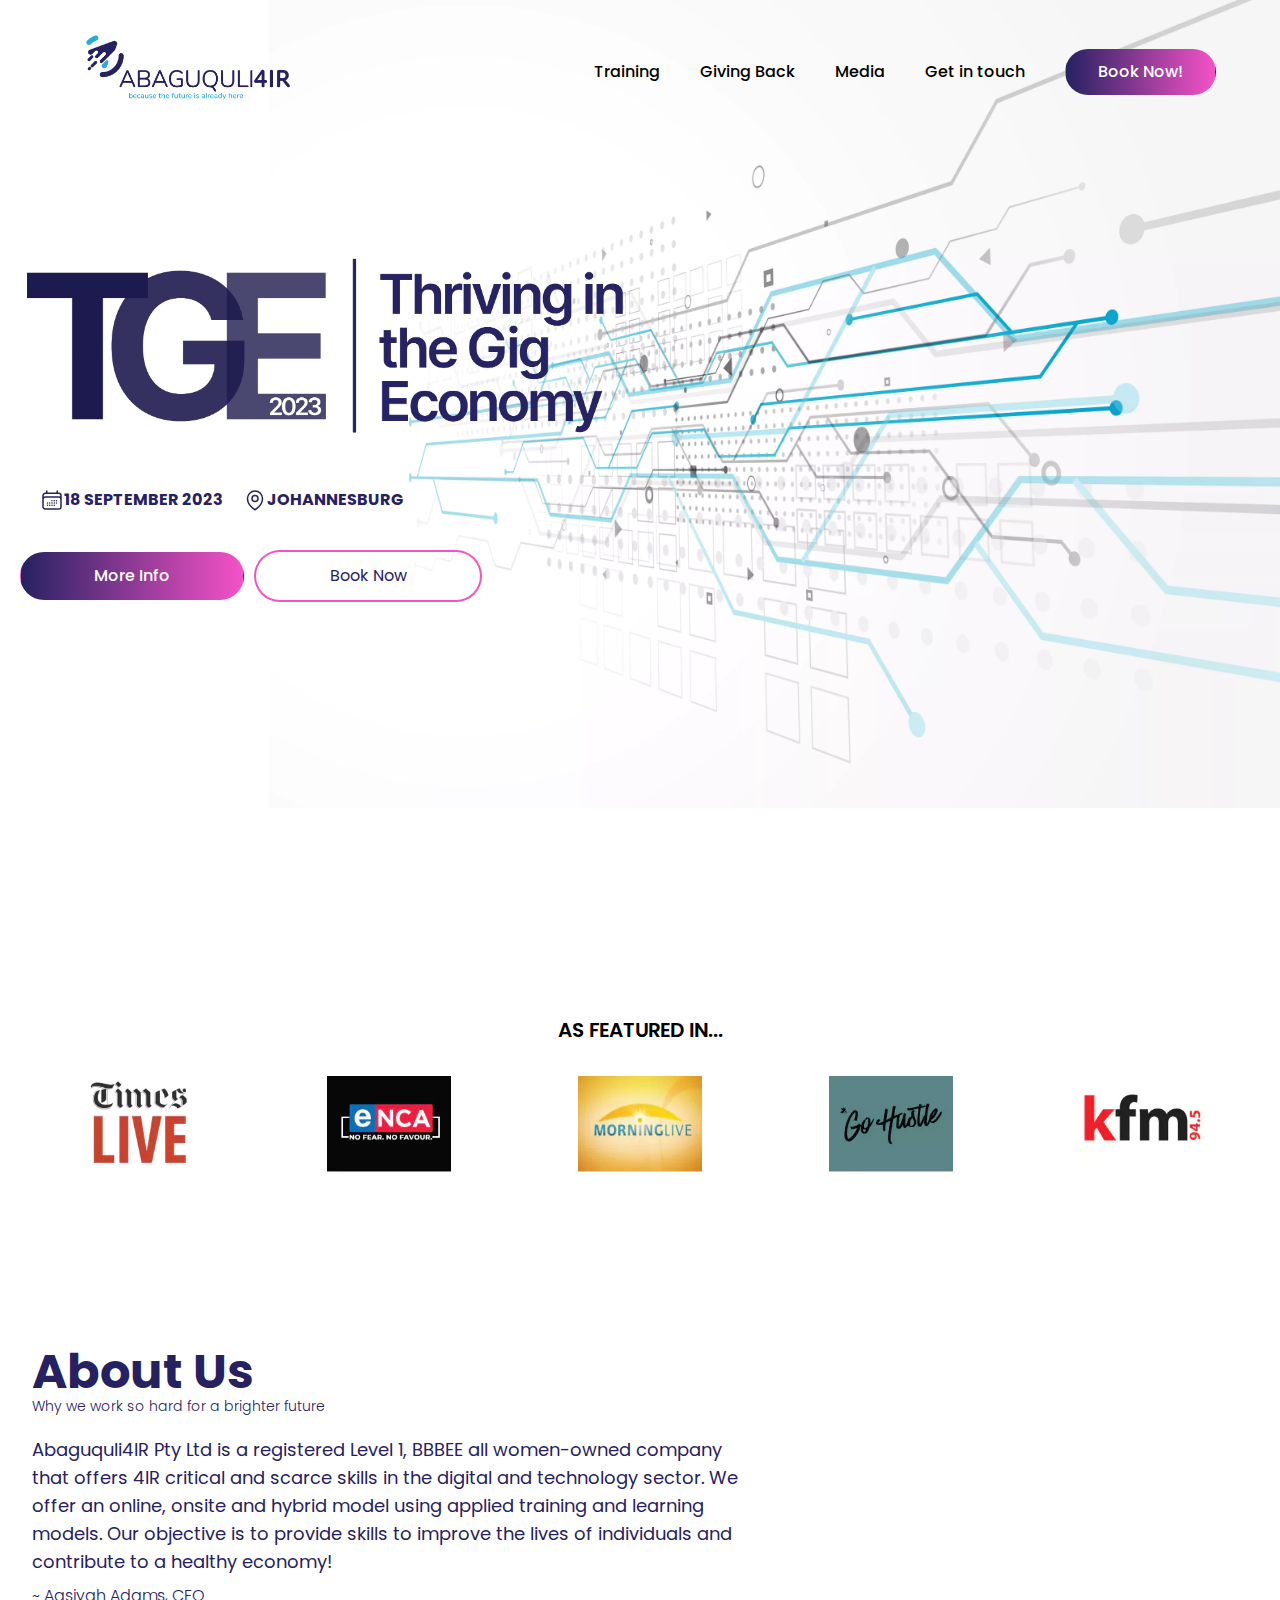
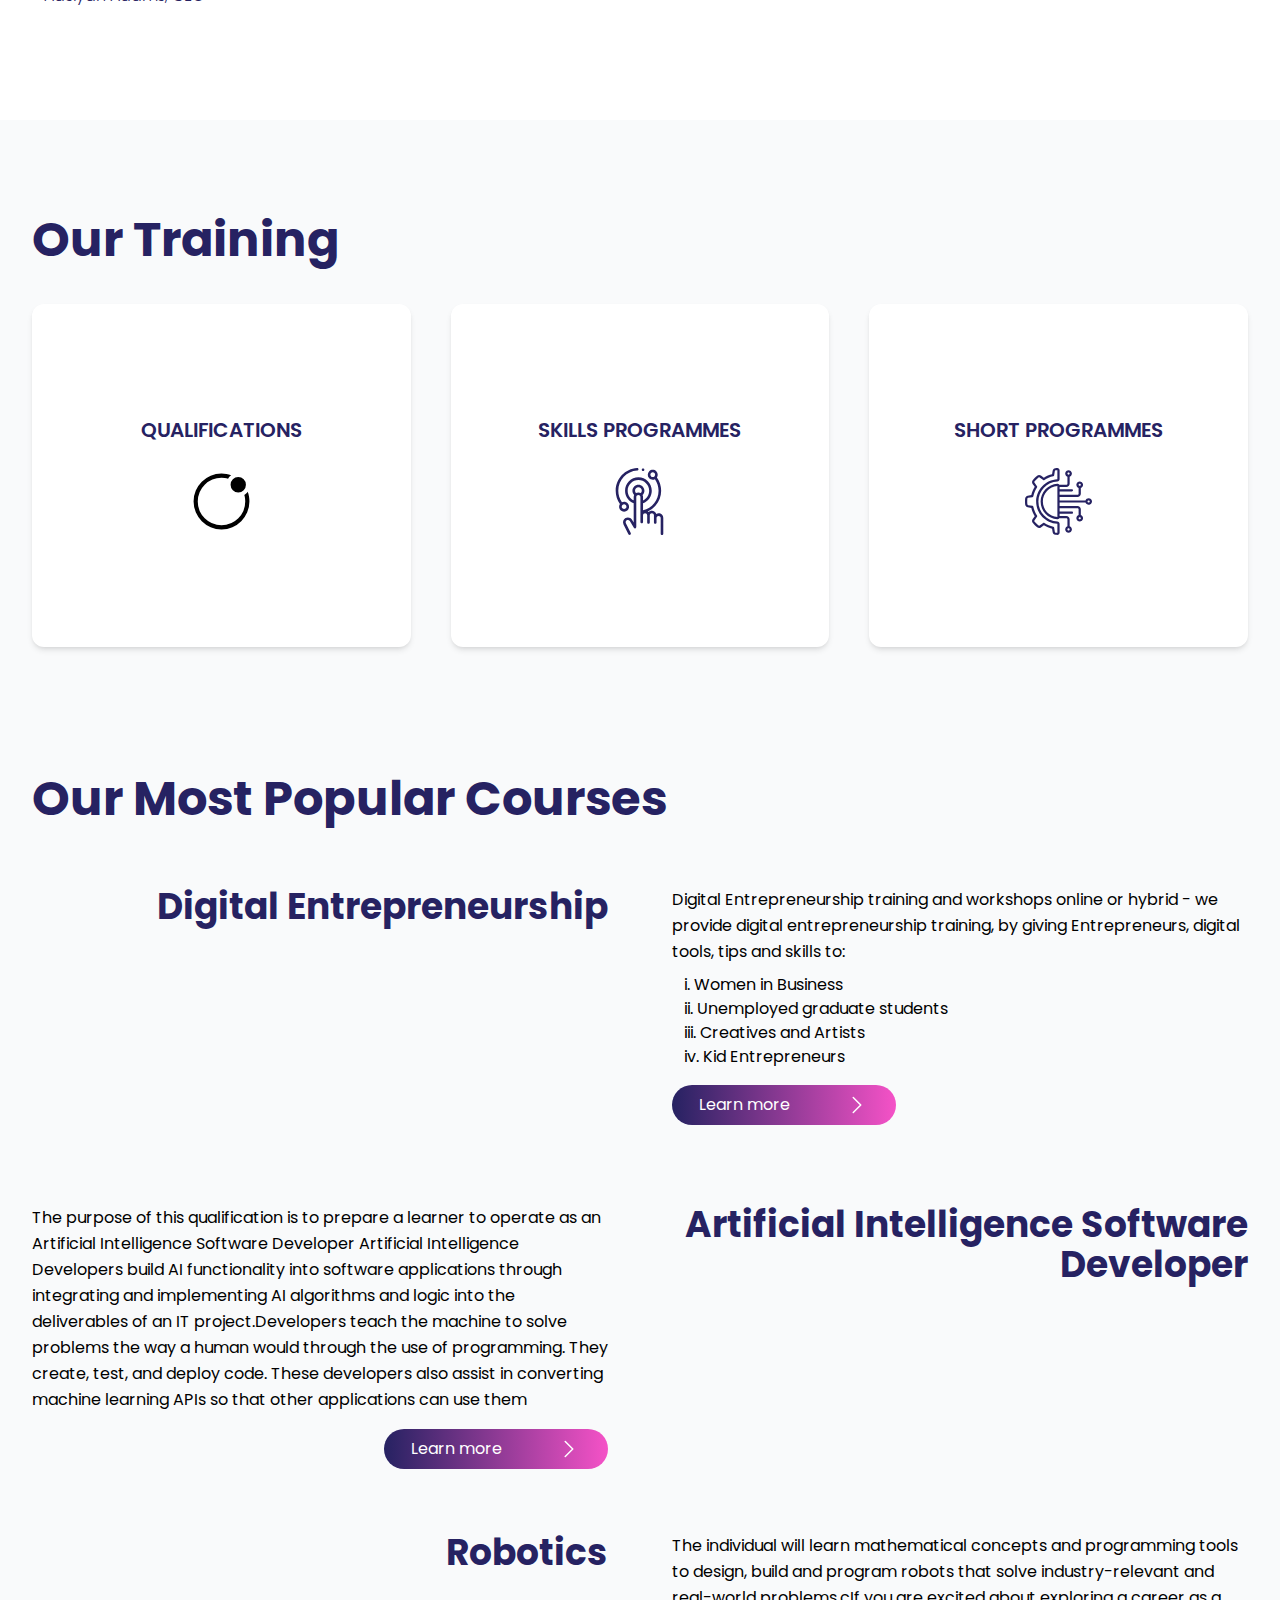
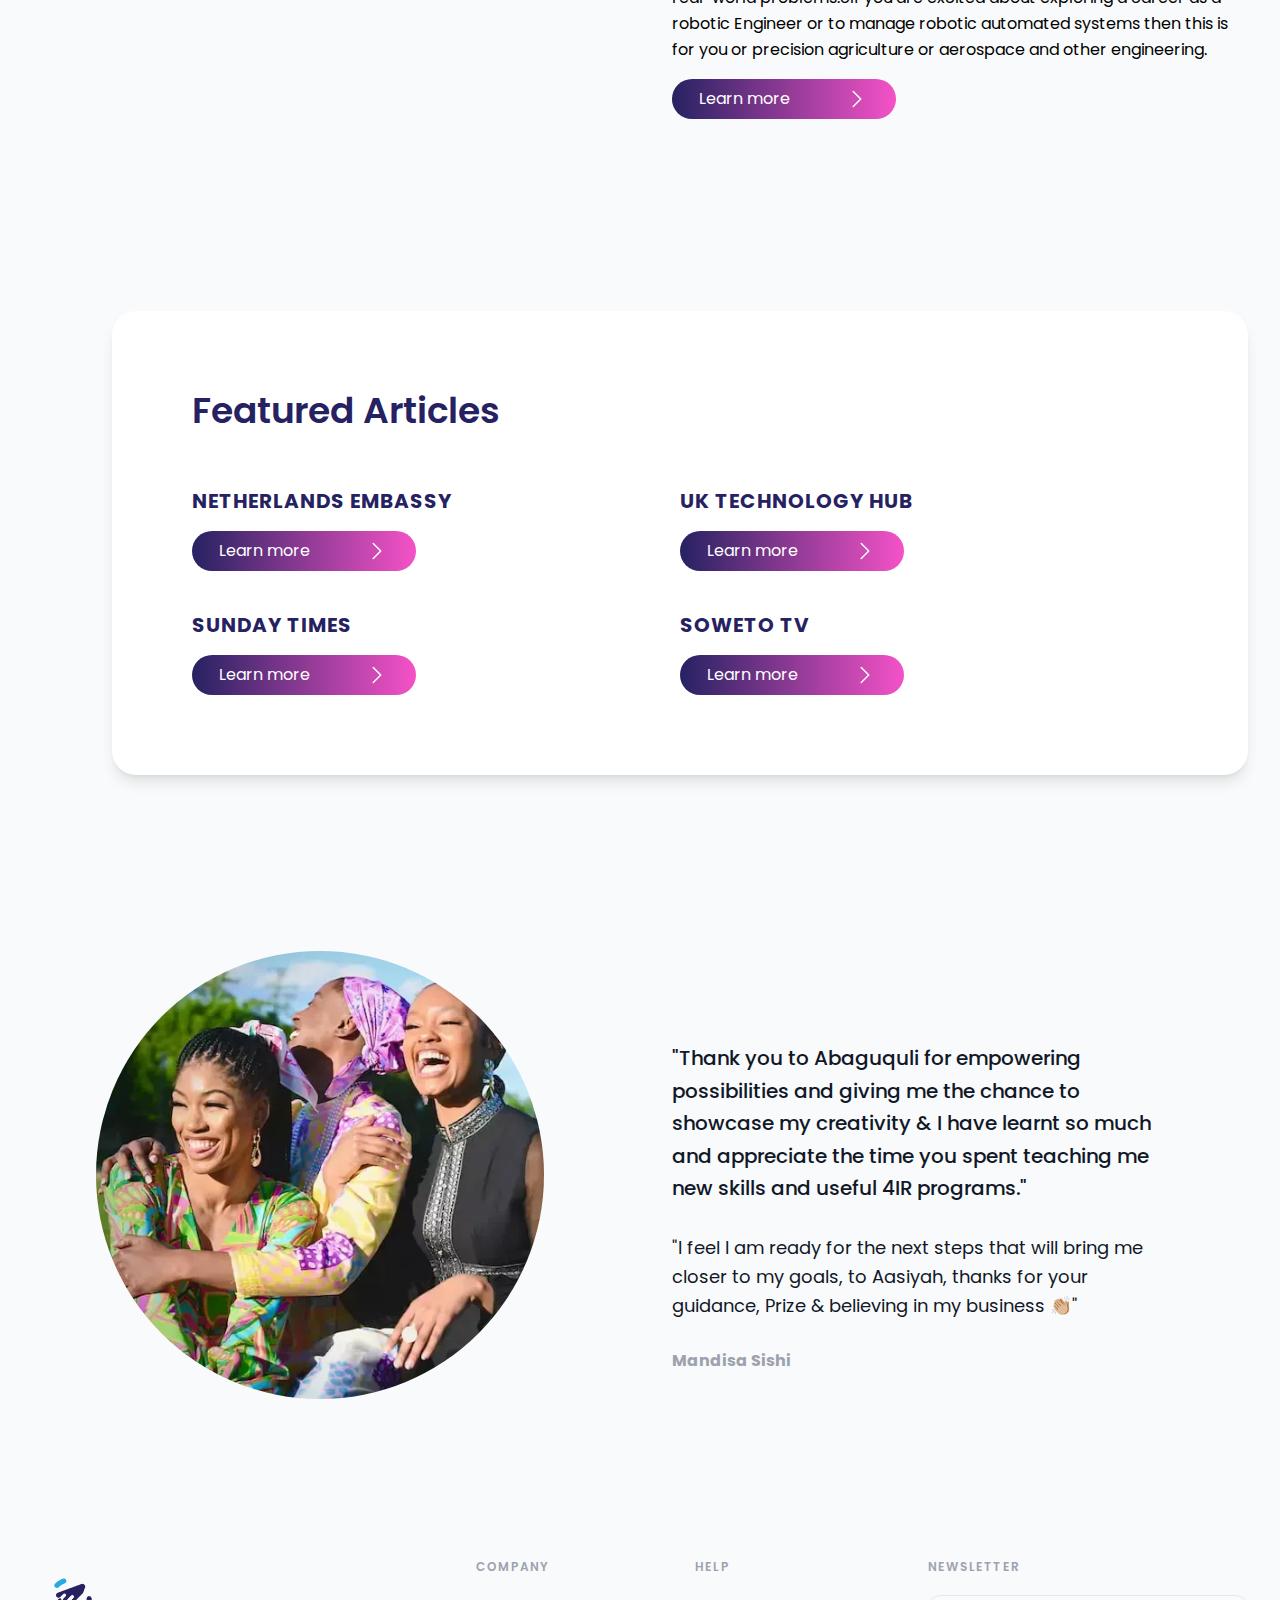
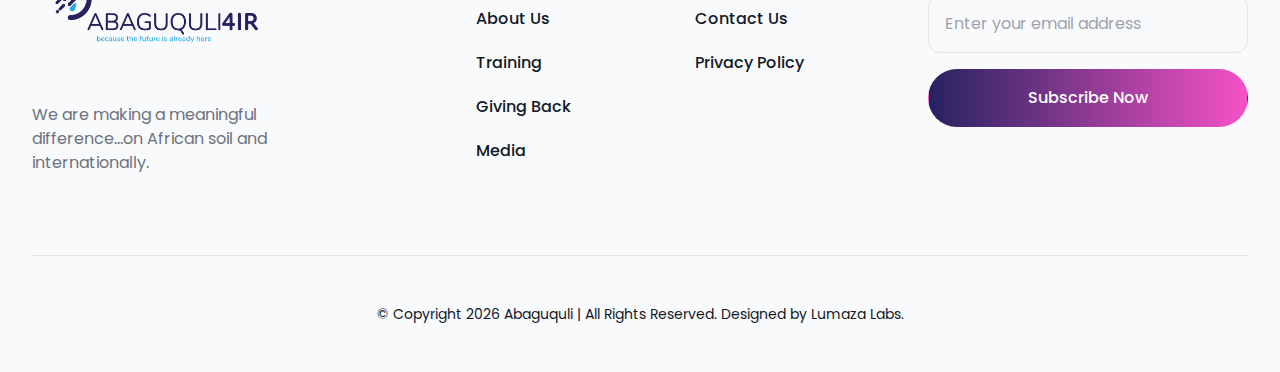
<file: public/index 2.html>
<!DOCTYPE html>
<html lang="en">
  <head>
    <!-- Google tag (gtag.js) -->
    <script
      async
      src="https://www.googletagmanager.com/gtag/js?id=G-2C2XW6RGER"
    ></script>
    <script>
      window.dataLayer = window.dataLayer || [];
      function gtag() {
        dataLayer.push(arguments);
      }
      gtag("js", new Date());

      gtag("config", "G-2C2XW6RGER");
    </script>
    <meta charset="UTF-8" />
    <meta name="viewport" content="width=device-width, initial-scale=1.0" />
    <meta
      name="description"
      content="The TGE 2023 conference brings together stakeholders from all over the country to discuss the future of work and hybrid workforce model. Reserve your spot today!"
    />
    <meta name="keywords" content="" />
    <meta
      name="og:title"
      content="TGE2023 | A look into the Future of the Gig Economy"
    />
    <meta
      name="og:description"
      content="The TGE 2023 conference brings together stakeholders from all over the country to discuss the future of work and hybrid workforce model. Reserve your spot today!"
    />
    <meta name="og:img" content="https://abaguquli.co.za/images/tge_og-logo." />
    <title>TGE2023 | A look into the Future of the Gig Economy</title>
    <link rel="stylesheet" href="output.css" />
    <link rel="icon" href="images/favicon.webp" />
  </head>
  <body class="">
    <!-- SPINNER -->
    <div
      id="loader"
      class="h-screen w-screen overflow-hidden flex justify-center items-center bg-white z-50"
    >
      <div class="wave animate-wave"></div>
      <div class="wave animate-wave animation-delay-100"></div>
      <div class="wave animate-wave animation-delay-200"></div>
      <div class="wave animate-wave animation-delay-300"></div>
      <div class="wave animate-wave animation-delay-400"></div>
      <div class="wave animate-wave animation-delay-500"></div>
      <div class="wave animate-wave animation-delay-600"></div>
      <div class="wave animate-wave animation-delay-700"></div>
      <div class="wave animate-wave animation-delay-800"></div>
      <div class="wave animate-wav animation-delay-900"></div>
    </div>
    <div class="relative">
      <img
        src="images/abaguquli-bg.webp"
        class="h-full absolute right-0 -z-10 hidden md:block"
      />
      <header class="relative bg-transparent max-w-7xl mx-auto">
        <!-- lg+ -->
        <div class="relative py-2 px-4 mx-auto sm:px-6 lg:px-8">
          <div class="w-full py-2 px-4 m-auto sm:px-6 lg:px-8">
            <nav class="flex items-center justify-between h-auto">
              <div class="flex-shrink- 0">
                <a
                  href="index.html"
                  title="Go visit the Abaguquli Home Page"
                  class="flex"
                >
                  <img
                    class="w-auto h-20 md:h-24 xl:h-28"
                    src="images/abaguquli4ir-logo.webp"
                    alt="Abguquli Logo"
                  />
                </a>
              </div>
              <button
                type="button"
                id="menu-btn"
                class="inline-flex p-2 text-adopt transition-all duration-200 rounded-2xl lg:hidden focus:text-adopt-dark hover:text-adopt-dark"
              >
                <svg
                  class="w-7 h-7"
                  xmlns="http://www.w3.org/2000/svg"
                  fill="none"
                  viewBox="0 0 24 24"
                  stroke="currentColor"
                >
                  <path
                    stroke-linecap="round"
                    stroke-linejoin="round"
                    stroke-width="2"
                    d="M4 6h16M4 12h16m-7 6h7"
                  />
                </svg>
              </button>
              <div class="hidden lg:flex lg:items-center lg:space-x-10">
                <a
                  href="training.html"
                  title="We offer many courses amongst many different sectors to enable and empower people around us. Take a look at the various courses we have to offer."
                  class="text-base font-medium text-champagne hover:text-purple focus:text-purple transition-all duration-200"
                >
                  Training
                </a>
                <a
                  href="npo.html"
                  title="Learn more about how we give back to the community."
                  class="text-base font-medium text-champagne hover:text-purple focus:text-purple transition-all duration-200"
                >
                  Giving Back
                </a>
                <a
                  href="media.html"
                  title="Abaguquli has been featured in the media multiple times. View the articles and posts we have recently been featured in"
                  class="text-base font-medium text-champagne hover:text-purple focus:text-purple transition-all duration-200"
                >
                  Media
                </a>
                <a
                  href="contact-us.html"
                  title="Get in touch with us!"
                  class="text-base font-medium text-champagne hover:text-purple focus:text-purple transition-all duration-200"
                >
                  Get in touch
                </a>
                <a
                  href="https://qkt.io/Fmzch8"
                  title="Vote for us on the Southern Africa Start-up Awards"
                  class="inline-flex items-center justify-center px-8 py-2.5 text-base font-medium bg-gradient-to-r from-blue to-purple text-white transition-all duration-200 border border-transparent rounded-full hover:shadow-md hover:shadow-purple"
                  role="button"
                >
                  Book Now!
                </a>
              </div>
            </nav>
          </div>
        </div>

        <!-- xs to lg -->
        <nav
          id="phone-menu"
          class="hidden fixed ease-in flex-col w-screen h-screen overflow-hidden top-0 right-0 z-10 px-10 py-10 bg-gray-50 sm:px-6"
        >
          <svg
            xmlns="http://www.w3.org/2000/svg"
            fill="none"
            viewBox="0 0 24 24"
            stroke-width="1.5"
            stroke="currentColor"
            class="w-6 h-6"
            id="exit-btn"
          >
            <path
              stroke-linecap="round"
              stroke-linejoin="round"
              d="M6 18L18 6M6 6l12 12"
            />
          </svg>
          <div class="flex flex-col flex-grow h-full items-end">
            <nav class="flex flex-col space-y-2 items-end">
              <!-- <a id="aboutUs"
                  href="#about-us"
                  title="We offer an online, onsite and hybrid model using applied training and learning models. Our objective is to provide skills to improve the lives of individuals and contribute to a healthy economy!"
                  class="flex py-2 font-medium text-blue transition-all duration-200 hover:translate-x-1 focus:translate-x-1"
                >
                  About
                </a> -->
              <a
                href="training.html"
                title="We offer many courses amongst many different sectors to enable and empower people around us. Take a look at the various courses we have to offer."
                class="flex py-2 font-medium text-blue transition-all duration-200 hover:translate-x-1 focus:translate-x-1"
              >
                Training
              </a>

              <a
                href="npo.html"
                title="Learn more about how we give back to the community."
                class="flex py-2 font-medium text-blue transition-all duration-200 hover:translate-x-1 focus:translate-x-1"
              >
                Giving Back
              </a>

              <a
                href="media.html"
                title="Abaguquli has been featured in the media multiple times. View the articles and posts we have recently been featured in"
                class="flex py-2 font-medium text-blue transition-all duration-200 hover:translate-x-1 focus:translate-x-1"
              >
                Media
              </a>
              <a
                href="contact-us.html"
                title="Get in touch with us!"
                class="flex py-2 font-medium text-blue transition-all duration-200 hover:translate-x-1 focus:translate-x-1"
              >
                Get in Touch
              </a>
            </nav>
            <div class="flex flex-col mt-6">
              <a
                href="https://qkt.io/Fmzch8"
                title=""
                class="inline-flex items-end justify-center px-8 py-2.5 text-base font-medium bg-gradient-to-r from-blue to-purple text-white transition-all duration-200 border border-transparent rounded-full hover:shadow-md hover:shadow-purple"
                role="button"
              >
                Book Now
              </a>
            </div>
            <img
              src="images/ellipse.webp"
              class="md:hidden absolute -z-10 -left-14 bottom-0 w-96"
            />
            <!-- <div class="flex flex-col mt-6">
                <a
                  href="index.html#vote"
                  id="vote-btn"
                  title="Vote for us on the Southern Africa Start-up Awards!"
                  class="inline-flex items-end justify-center px-8 py-2.5 text-base font-medium bg-gradient-to-r from-blue to-purple text-white transition-all duration-200 border border-transparent rounded-full hover:shadow-md hover:shadow-purple"
                  role="button"
                >
                  Vote Now!
                </a>
              </div> -->
          </div>
        </nav>
      </header>

      <!-- HERO SECTION -->

      <section
        class="p-5 grid place-content-center h-full mb-36 py-44 xl:pb-52 xl:pt-20 2xl:pb-64"
      >
        <img
          src="images/ellipse.webp"
          class="md:hidden absolute -z-10 -left-10 top-5 w-64 h-64 sm:w-1/2 sm:h-1/2 sm:-top-10"
        />
        <div class="sm:w-2/3 sm:m-auto md:ml-0 lg:w-1/2 lg:items-center">
          <img src="Logos/logo_full-blue.webp" alt="TGE 2023 header" />
        </div>
        <div
          class="m-auto flex mt-5 mb-10 font-bold md:w-1/2 md:ml-0 md:justify-start md:pl-5 text-blue"
        >
          <p class="md:text-left uppercase flex text-center mr-5">
            <span
              ><svg
                xmlns="http://www.w3.org/2000/svg"
                fill="none"
                viewBox="0 0 24 24"
                stroke-width="1.5"
                stroke="currentColor"
                class="w-6 h-6"
              >
                <path
                  stroke-linecap="round"
                  stroke-linejoin="round"
                  d="M6.75 3v2.25M17.25 3v2.25M3 18.75V7.5a2.25 2.25 0 012.25-2.25h13.5A2.25 2.25 0 0121 7.5v11.25m-18 0A2.25 2.25 0 005.25 21h13.5A2.25 2.25 0 0021 18.75m-18 0v-7.5A2.25 2.25 0 015.25 9h13.5A2.25 2.25 0 0121 11.25v7.5m-9-6h.008v.008H12v-.008zM12 15h.008v.008H12V15zm0 2.25h.008v.008H12v-.008zM9.75 15h.008v.008H9.75V15zm0 2.25h.008v.008H9.75v-.008zM7.5 15h.008v.008H7.5V15zm0 2.25h.008v.008H7.5v-.008zm6.75-4.5h.008v.008h-.008v-.008zm0 2.25h.008v.008h-.008V15zm0 2.25h.008v.008h-.008v-.008zm2.25-4.5h.008v.008H16.5v-.008zm0 2.25h.008v.008H16.5V15z"
                />
              </svg> </span
            ><span id="longDate" class="hidden sm:flex">18 September 2023</span
            ><span id="shortDate" class="sm:hidden">18 Sept 2023</span>
          </p>
          <p class="uppercase flex text-center">
            <span
              ><svg
                xmlns="http://www.w3.org/2000/svg"
                fill="none"
                viewBox="0 0 24 24"
                stroke-width="1.5"
                stroke="currentColor"
                class="w-6 h-6"
              >
                <path
                  stroke-linecap="round"
                  stroke-linejoin="round"
                  d="M15 10.5a3 3 0 11-6 0 3 3 0 016 0z"
                />
                <path
                  stroke-linecap="round"
                  stroke-linejoin="round"
                  d="M19.5 10.5c0 7.142-7.5 11.25-7.5 11.25S4.5 17.642 4.5 10.5a7.5 7.5 0 1115 0z"
                />
              </svg> 
              </span
            >Johannesburg
          </p>
        </div>
        <div
          class="m-auto sm:w-1/2 sm:m-auto md:ml-0 md:flex flex flex-col sm:flex-row gap-3"
        >
          <a
            href="TGE2023.html"
            class="w-56 md:w-56 inline-flex items-center justify-center px-8 py-2.5 text-base font-medium bg-gradient-to-r from-blue to-purple text-white transition-all duration-200 border border-transparent rounded-full hover:shadow-md hover:shadow-purple"
          >
            More Info
          </a>
          <a
            href="https://qkt.io/Fmzch8"
            class="w-56 md:w-56 inline-flex items-center justify-center ring-2 ring-purple text-blue hover:bg-blue hover:ring-0 hover:text-white px-12 py-3 rounded-3xl transition-all"
            >Book Now</a
          >
        </div>
      </section>
    </div>
    <!-- FEATURED SECTION -->

    <section class="py-8 md:py-8 lg:py-16">
      <div class="max-w-8xl px-4 mx-auto sm:px-6 lg:px-8">
        <div class="text-center">
          <h2 class="text-xl font-semibold text-adopt">AS FEATURED IN...</h2>
        </div>

        <div
          class="mx-auto grid grid-cols-2 grid-rows-2 md:grid-cols-5 md:grid-rows-1 justify-items-center mt-8 items-center gap-10"
        >
          <img class="h-24 w-auto" src="images/image-3.webp" />
          <img class="h-24 w-auto" src="images/image-4.webp" />
          <img class="h-24 w-auto" src="images/image-5.webp" />
          <img class="h-24 w-auto" src="images/image-6.webp" />
          <img class="h-24 w-auto" src="images/image-7.webp" />
        </div>
      </div>
    </section>

    <!-- VOTE NOW -->

    <!-- <section id="vote" class="py-16 md:py-20 lg:py-28 bg-gray-50">
      <div class="max-w-7xl px-4 mx-auto sm:px-6 lg:px-8">
        <div class="grid md:grid-cols-2 p-5 gap-10 place-items-center">
          <img src="images/vote_now.webp" class="md:w-8/12 h-auto" />
          <div>
            <h2
              class="text-3xl md:text-4xl lg:text-5xl font-bold text-blue pb-8"
            >
              We need your vote!
            </h2>
            <p class="text-base text-blue pb-10 leading-relaxed">
              We are proud to announce that we are @AfricanStartupAwards 2023
              Regional Finalist! To help us reach the next round, please vote
              and show your support. Click the button down below to vote for us
              ABAGUQULI4IR!
            </p>
            <a
              href="https://bit.ly/3MC6a8p"
              target="_blank"
              class="bg-blue rounded-xl hover:opacity-90 focus:opacity-90 tracking-wider text-white px-12 py-3 font-semibold"
            >
              VOTE NOW!
            </a>
          </div>
        </div>
      </div>
    </section> -->

    <!-- ABOUT US -->

    <section id="about-us" class="py-16 md:py-20 lg:py-28">
      <div class="max-w-7xl px-4 mx-auto sm:px-6 lg:px-8">
        <div class="text-center md:text-left xl:w-7/12">
          <h2 class="text-3xl md:text-4xl lg:text-5xl font-bold text-blue">
            About Us
          </h2>
          <p class="text-blue font-light text-sm">
            Why we work so hard for a brighter future
          </p>
          <p class="text-blue text-lg pt-5">
            Abaguquli4IR Pty Ltd is a registered Level 1, BBBEE all women-owned
            company that offers 4IR critical and scarce skills in the digital
            and technology sector. We offer an online, onsite and hybrid model
            using applied training and learning models. Our objective is to
            provide skills to improve the lives of individuals and contribute to
            a healthy economy!
          </p>

          <p class="font-light text-base text-blue pt-2">
            ~ Aasiyah Adams, CEO
          </p>
        </div>
      </div>
    </section>

    <!-- TRAINING SECTION -->

    <section class="py-16 md:py-8 lg:py-24 bg-gray-50">
      <div class="max-w-7xl px-4 mx-auto sm:px-6 lg:px-8">
        <div class="">
          <h2 class="text-3xl md:text-4xl lg:text-5xl font-bold text-blue">
            Our Training
          </h2>
        </div>
        <div
          class="grid grid-cols-1 md:grid-cols-3 grid-rows-3 md:grid-rows-1 gap-10 pt-10"
        >
          <a
            href="training.html#qcto-training"
            class="w-full h-full rounded-xl shadow-md bg-white hover:bg-gray-50 p-5 py-28"
          >
            <div class="flex flex-col items-center justify-center gap-6">
              <h2 class="text-xl font-semibold text-center text-blue">
                QUALIFICATIONS
              </h2>
              <svg
                width="67"
                height="67"
                xmlns="http://www.w3.org/2000/svg"
                viewBox="0 96 960 960"
              >
                <path
                  d="M480 576Zm-400 0q0-83 31.5-156t86-127Q252 239 325 207.5T480 176q36 0 71 6t67 18q-14 10-25 22.5T574 249q-23-7-46-10t-48-3q-141 0-240.5 99T140 576q0 141 99.5 240.5T480 916q142 0 241-99.5T820 576q0-25-3-48t-10-46q14-8 26.5-19t22.5-25q12 32 18 67t6 71q0 82-31.5 155T763 858.5q-54 54.5-127 86T480 976q-82 0-155-31.5t-127.5-86Q143 804 111.5 731T80 576Zm640-130q-45 0-77.5-32.5T610 336q0-46 32.5-78t77.5-32q46 0 78 32t32 78q0 45-32 77.5T720 446Z"
                />
              </svg>
            </div>
          </a>
          <a
            href="training.html#vendor-programmes"
            class="w-full h-full rounded-xl shadow-md bg-white hover:bg-gray-50 transition-all p-5 py-28"
          >
            <div class="flex flex-col items-center justify-center gap-6">
              <h2 class="text-xl font-semibold text-center text-blue">
                SKILLS PROGRAMMES
              </h2>
              <img src="images/touch-tech.svg" alt="Technology touch icon" />
            </div>
          </a>
          <a
            href="training.html#short-programmes"
            class="w-full h-full rounded-xl shadow-md bg-white hover:bg-gray-50 p-5 py-28"
          >
            <div class="flex flex-col items-center justify-center gap-6">
              <h2 class="text-xl font-semibold text-center text-blue">
                SHORT PROGRAMMES
              </h2>
              <img src="images/technology.svg" alt="Technology icon" />
            </div>
          </a>
        </div>

        <!-- MOST POPULAR COURSES -->

        <div class="pt-32">
          <h2 class="text-3xl md:text-4xl lg:text-5xl font-bold text-blue">
            Our Most Popular Courses
          </h2>
        </div>
        <div class="mx-auto mt-12 sm:mt-16 lg:mt-22">
          <div
            class="grid grid-cols-1 md:grid-cols-2 md:gap-x-16 gap-y-8 items-start"
          >
            <div class="md:justify-self-end">
              <h3 class="text-4xl text-center font-bold text-blue mb-5">
                Digital Entrepreneurship
              </h3>
            </div>
            <div class="text-center md:text-left">
              <p class="text-base font-normal text-black-3 leading-relaxed">
                Digital Entrepreneurship training and workshops online or hybrid
                - we provide digital entrepreneurship training, by giving
                Entrepreneurs, digital tools, tips and skills to:
              </p>
              <ul class="md:pl-3 pt-2 mb-4">
                <li>i. Women in Business</li>
                <li>ii. Unemployed graduate students</li>
                <li>iii. Creatives and Artists</li>
                <li>iv. Kid Entrepreneurs</li>
              </ul>
              <a
                href="training.html#digital-entrepreneurship"
                class="inline-flex justify-around bg-gradient-to-r from-blue to-purple hover:shadow-purple transition-all w-56 py-2 rounded-full"
              >
                <p class="text-white text-">Learn more</p>
                <svg
                  xmlns="http://www.w3.org/2000/svg"
                  fill="none"
                  viewBox="0 0 24 24"
                  stroke-width="1.5"
                  stroke="currentColor"
                  class="w-6 h-6 text-white"
                >
                  <path
                    stroke-linecap="round"
                    stroke-linejoin="round"
                    d="M8.25 4.5l7.5 7.5-7.5 7.5"
                  />
                </svg>
              </a>
            </div>
          </div>

          <div
            class="grid items-start grid-cols-1 md:grid-cols-2 md:gap-x-16 gap-y-8 pt-20"
          >
            <div class="md:order-last text-center md:justify-self-start">
              <h3 class="text-4xl md:text-right font-bold text-blue">
                Artificial Intelligence Software Developer
              </h3>
            </div>

            <div class="text-center md:text-right">
              <p
                class="text-base md:text-left font-normal text-black-3 mb-4 leading-relaxed"
              >
                The purpose of this qualification is to prepare a learner to
                operate as an Artificial Intelligence Software Developer
                Artificial Intelligence Developers build AI functionality into
                software applications through integrating and implementing AI
                algorithms and logic into the deliverables of an IT
                project.Developers teach the machine to solve problems the way a
                human would through the use of programming. They create, test,
                and deploy code. These developers also assist in converting
                machine learning APIs so that other applications can use them
              </p>
              <a
                href="training.html#artificial-intelligence"
                class="inline-flex justify-around bg-gradient-to-r from-blue to-purple hover:shadow-purple transition-all w-56 py-2 rounded-full"
              >
                <p class="text-white text-">Learn more</p>
                <svg
                  xmlns="http://www.w3.org/2000/svg"
                  fill="none"
                  viewBox="0 0 24 24"
                  stroke-width="1.5"
                  stroke="currentColor"
                  class="w-6 h-6 text-white"
                >
                  <path
                    stroke-linecap="round"
                    stroke-linejoin="round"
                    d="M8.25 4.5l7.5 7.5-7.5 7.5"
                  />
                </svg>
              </a>
            </div>
          </div>

          <div class="mx-auto mt-12 sm:mt-16 lg:mt-22">
            <div
              class="grid grid-cols-1 md:grid-cols-2 md:gap-x-16 gap-y-8 items-start"
            >
              <div class="md:justify-self-end text-center">
                <h3 class="text-4xl font-bold text-blue mb-5">Robotics</h3>
              </div>
              <div class="text-center md:text-left">
                <p
                  class="text-base font-normal text-black-3 mb-4 leading-relaxed"
                >
                  The individual will learn mathematical concepts and
                  programming tools to design, build and program robots that
                  solve industry-relevant and real-world problems.cIf you are
                  excited about exploring a career as a robotic Engineer or to
                  manage robotic automated systems then this is for you or
                  precision agriculture or aerospace and other engineering.
                </p>
                <a
                  href="training.html#robotics"
                  class="inline-flex justify-around bg-gradient-to-r from-blue to-purple hover:shadow-purple transition-all w-56 py-2 rounded-full"
                >
                  <p class="text-white text-">Learn more</p>
                  <svg
                    xmlns="http://www.w3.org/2000/svg"
                    fill="none"
                    viewBox="0 0 24 24"
                    stroke-width="1.5"
                    stroke="currentColor"
                    class="w-6 h-6 text-white"
                  >
                    <path
                      stroke-linecap="round"
                      stroke-linejoin="round"
                      d="M8.25 4.5l7.5 7.5-7.5 7.5"
                    />
                  </svg>
                </a>
              </div>
            </div>
          </div>
        </div>
      </div>
    </section>

    <!-- FEATURED ARTICLES -->

    <section class="py-8 md:py-8 lg:py-24 bg-gray-50">
      <div class="max-w-7xl px-4 mx-auto sm:px-6 lg:px-8">
        <div class="bg-white rounded-3xl shadow-lg p-20 md:ml-20">
          <h2
            class="text-2xl md:text-2xl lg:text-3xl xl:text-4xl text-blue font-semibold mb-4 text-center md:text-left"
          >
            Featured Articles
          </h2>
          <div
            class="grid grid-cols-1 md:grid-cols-2 grid-rows-4 md:grid-rows-2 justify-items-center md:justify-items-start"
          >
            <div class="text-center md:text-left mt-10">
              <h4
                class="text-blue font-bold uppercase text-base md:text-xl tracking-wider mb-4"
              >
                Netherlands Embassy
              </h4>
              <a
                href="https://www.linkedin.com/feed/update/urn:li:activity:6977713654167130112?utm_source=share&utm_medium=member_ios"
                title="Netherlands Embassy Article about Abaguquli"
                class="inline-flex justify-around bg-gradient-to-r from-blue to-purple hover:shadow-purple transition-all w-56 py-2 rounded-full"
              >
                <p class="text-white text-center">Learn more</p>
                <svg
                  xmlns="http://www.w3.org/2000/svg"
                  fill="none"
                  viewBox="0 0 24 24"
                  stroke-width="1.5"
                  stroke="currentColor"
                  class="w-6 h-6 text-white"
                >
                  <path
                    stroke-linecap="round"
                    stroke-linejoin="round"
                    d="M8.25 4.5l7.5 7.5-7.5 7.5"
                  />
                </svg>
              </a>
            </div>
            <div class="text-center md:text-left mt-10">
              <h4
                class="text-blue font-bold uppercase text-base md:text-xl tracking-wider mb-4"
              >
                UK TECHNOLOGY HUB
              </h4>
              <a
                href="https://www.linkedin.com/posts/aasiyahadams_feature-abaguquli-activity-6980111712192466944-n0l6?"
                title="UK Technology Hub article about Abaguquli"
                class="inline-flex justify-around bg-gradient-to-r from-blue to-purple hover:shadow-purple transition-all w-56 py-2 rounded-full"
              >
                <p class="text-white text-">Learn more</p>
                <svg
                  xmlns="http://www.w3.org/2000/svg"
                  fill="none"
                  viewBox="0 0 24 24"
                  stroke-width="1.5"
                  stroke="currentColor"
                  class="w-6 h-6 text-white"
                >
                  <path
                    stroke-linecap="round"
                    stroke-linejoin="round"
                    d="M8.25 4.5l7.5 7.5-7.5 7.5"
                  />
                </svg>
              </a>
            </div>
            <div class="text-center md:text-left mt-10">
              <h4
                class="text-blue font-bold uppercase text-base md:text-xl tracking-wider mb-4"
              >
                Sunday times
              </h4>
              <a
                href="https://www.timeslive.co.za/sunday-times/business/2021-02-07-my-brilliant-career-helping-young-people-prepare-for-revolution/"
                class="inline-flex justify-around bg-gradient-to-r from-blue to-purple hover:shadow-purple transition-all w-56 py-2 rounded-full"
              >
                <p class="text-white text-">Learn more</p>
                <svg
                  xmlns="http://www.w3.org/2000/svg"
                  fill="none"
                  viewBox="0 0 24 24"
                  stroke-width="1.5"
                  stroke="currentColor"
                  class="w-6 h-6 text-white"
                >
                  <path
                    stroke-linecap="round"
                    stroke-linejoin="round"
                    d="M8.25 4.5l7.5 7.5-7.5 7.5"
                  />
                </svg>
              </a>
            </div>
            <div class="text-center md:text-left mt-10">
              <h4
                class="text-blue font-bold uppercase text-base md:text-xl tracking-wider mb-4"
              >
                Soweto TV
              </h4>
              <a
                href="https://www.linkedin.com/posts/aasiyahadams_interview-4ir-aieducation-activity-7019756079735549952-3ZLn?utm_source=share&utm_medium=member_desktop"
                title="Soweto TV article about Abaguquli"
                class="inline-flex justify-around bg-gradient-to-r from-blue to-purple hover:shadow-purple transition-all w-56 py-2 rounded-full"
              >
                <p class="text-white text-">Learn more</p>
                <svg
                  xmlns="http://www.w3.org/2000/svg"
                  fill="none"
                  viewBox="0 0 24 24"
                  stroke-width="1.5"
                  stroke="currentColor"
                  class="w-6 h-6 text-white"
                >
                  <path
                    stroke-linecap="round"
                    stroke-linejoin="round"
                    d="M8.25 4.5l7.5 7.5-7.5 7.5"
                  />
                </svg>
              </a>
            </div>
          </div>
        </div>
      </div>
    </section>

    <!-- TESTIMONIAL SECTION -->
    <section class="py-16 bg-gray-50 sm:py-16 lg:py-20">
      <div class="px-4 mx-auto max-w-7xl sm:px-6 lg:px-8">
        <div
          class="grid items-center grid-cols-1 md:grid-cols-2 md:gap-16 gap-y-10"
        >
          <div class="-mx-4 sm:mx-0 px-8">
            <img
              class="w-full max-w-md mx-auto rounded-full"
              src="images/people.webp"
              alt="Group of friends laughing together that represent Mandisa Sishi."
            />
          </div>

          <div class="xl:pr-24">
            <blockquote class="mt-8 md:mt-16">
              <p
                class="text-xl font-medium leading-relaxed text-gray-900 font-pj"
              >
                "Thank you to Abaguquli for empowering possibilities and giving
                me the chance to showcase my creativity & I have learnt so much
                and appreciate the time you spent teaching me new skills and
                useful 4IR programs."
              </p>
            </blockquote>

            <blockquote class="mt-5 md:mt-7">
              <p
                class="text-lg font-normal leading-relaxed text-gray-900 font-pj"
              >
                "I feel I am ready for the next steps that will bring me closer
                to my goals, to Aasiyah, thanks for your guidance, Prize &
                believing in my business 👏🏼"
              </p>
            </blockquote>

            <p class="mt-5 text-base font-bold text-gray-400 md:mt-7 font-pj">
              Mandisa Sishi
            </p>
          </div>
        </div>
      </div>
    </section>

    <!-- FOOTER -->

    <footer class="py-12 bg-gray-50 sm:pt-16 lg:pt-20">
      <div class="px-4 mx-auto sm:px-6 lg:px-8 max-w-7xl">
        <div
          class="flex flex-wrap items-start md:justify-between gap-y-12 gap-x-24 md:gap-x-12"
        >
          <div class="w-full lg:w-64 xl:w-full xl:max-w-xs">
            <a href="index.html" title="" class="flex">
              <img
                class="w-auto h-28"
                src="images/abaguquli4ir-logo.webp"
                alt="The Abaguquli Logo"
              />
            </a>

            <p class="mt-8 text-base font-normal text-gray-500">
              We are making a meaningful difference...on African soil and
              internationally.
            </p>
          </div>

          <div>
            <p
              class="text-xs font-semibold tracking-widest text-gray-400 uppercase"
            >
              Company
            </p>

            <ul class="mt-8 space-y-5">
              <li>
                <a
                  href="#about-us"
                  title="Learn more about who we are and why we started."
                  class="inline-flex text-base font-medium text-gray-900 transition-all duration-200 hover:translate-x-1 hover:text-blue-600"
                >
                  About Us
                </a>
              </li>

              <li>
                <a
                  href="training.html"
                  title="We offer many courses amongst many different sectors to enable and empower people around us. Take a look at the various courses we have to offer."
                  class="inline-flex text-base font-medium text-gray-900 transition-all duration-200 hover:translate-x-1 hover:text-blue-600"
                >
                  Training
                </a>
              </li>

              <li>
                <a
                  href="npo.html"
                  title="View how we give back to the community."
                  class="inline-flex text-base font-medium text-gray-900 transition-all duration-200 hover:translate-x-1 hover:text-blue-600"
                >
                  Giving Back
                </a>
              </li>

              <li>
                <a
                  href="media.html"
                  title="Abaguquli has been featured in the media multiple times. View the articles and posts we have recently been featured in."
                  class="inline-flex text-base font-medium text-gray-900 transition-all duration-200 hover:translate-x-1 hover:text-blue-600"
                >
                  Media
                </a>
              </li>
            </ul>
          </div>

          <div>
            <p
              class="text-xs font-semibold tracking-widest text-gray-400 uppercase"
            >
              Help
            </p>

            <ul class="mt-8 space-y-5">
              <li>
                <a
                  href="contact-us.html"
                  title="View our contact information"
                  class="inline-flex text-base font-medium text-gray-900 transition-all duration-200 hover:translate-x-1 hover:text-blue-600"
                >
                  Contact Us
                </a>
              </li>

              <li>
                <a
                  href="privacy-policy.html"
                  title="View Abaguquli's Privacy Policy to see how we protect your personal information."
                  class="inline-flex text-base font-medium text-gray-900 transition-all duration-200 hover:translate-x-1 hover:text-blue-600"
                >
                  Privacy Policy
                </a>
              </li>
            </ul>
          </div>

          <div class="w-full md:max-w-xs">
            <p
              class="text-xs font-semibold tracking-widest text-gray-400 uppercase"
            >
              Newsletter
            </p>

            <form
              action="https://abaguquli.us14.list-manage.com/subscribe/post?u=b909c53072fa2983486f927c4&amp;id=fce5129609&amp;f_id=009b92e0f0"
              method="post"
              id="mc-embedded-subscribe-form"
              name="mc-embedded-subscribe-form"
              class="validate mt-5 space-y-4"
              target="_blank"
              novalidate
            >
              <div>
                <label for="mce-EMAIL" class="sr-only"> Email address </label>
                <input
                  type="email"
                  name="EMAIL"
                  id="mce-EMAIL"
                  placeholder="Enter your email address"
                  class="block w-full px-4 py-4 text-base text-gray-900 border border-gray-200 rounded-xl bg-gray-50 focus:bg-white focus:outline-none focus:border-purple focus:ring-1 focus:ring-purple"
                />
              </div>
              <!-- real people should not fill this in and expect good things - do not remove this or risk form bot signups-->
              <div style="position: absolute; left: -5000px" aria-hidden="true">
                <input
                  type="text"
                  name="b_b909c53072fa2983486f927c4_fce5129609"
                  tabindex="-1"
                  value=""
                />
              </div>
              <button
                type="submit"
                value="Subscribe"
                name="subscribe"
                id="mc-embedded-subscribe"
                class="inline-flex bg-gradient-to-r from-blue to-purple items-center justify-center w-full px-6 py-4 text-base font-medium text-white transition-all duration-200 border border-transparent rounded-full hover:shadow-purple focus:shadow-purple"
              >
                Subscribe Now
              </button>
            </form>
          </div>
        </div>

        <div
          class="pt-12 mt-12 text-center border-t border-gray-200 sm:mt-16 lg:mt-20"
        >
          <p class="text-sm font-normal text-gray-900">
            © Copyright <span id="year">2023</span> Abaguquli | All Rights
            Reserved. Designed by
            <a
              href="https://lumazalabs.com"
              class="hover:text-blue focus:text-blue transition-all"
              >Lumaza Labs.</a
            >
          </p>
        </div>
      </div>
    </footer>

    <script src="script.js"></script>
    <script src="loader.js"></script>
  </body>
</html>
</file>
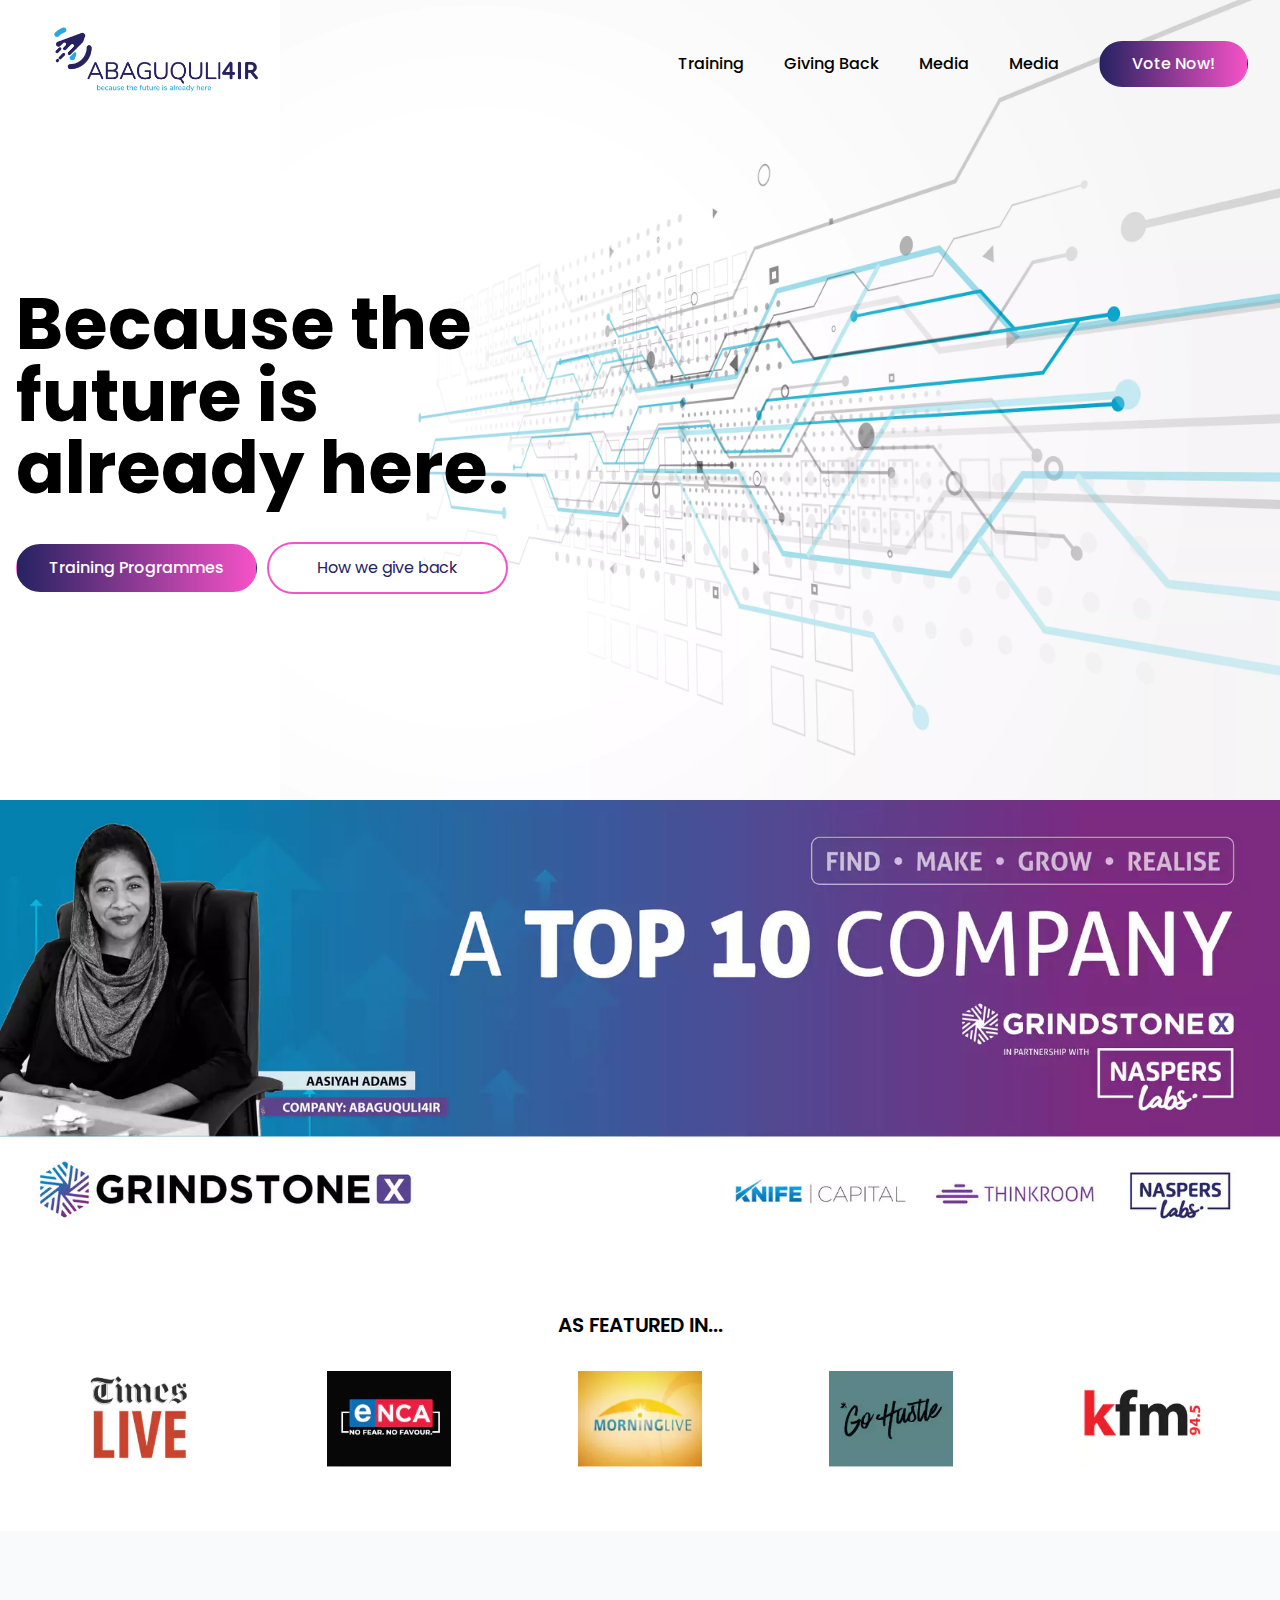
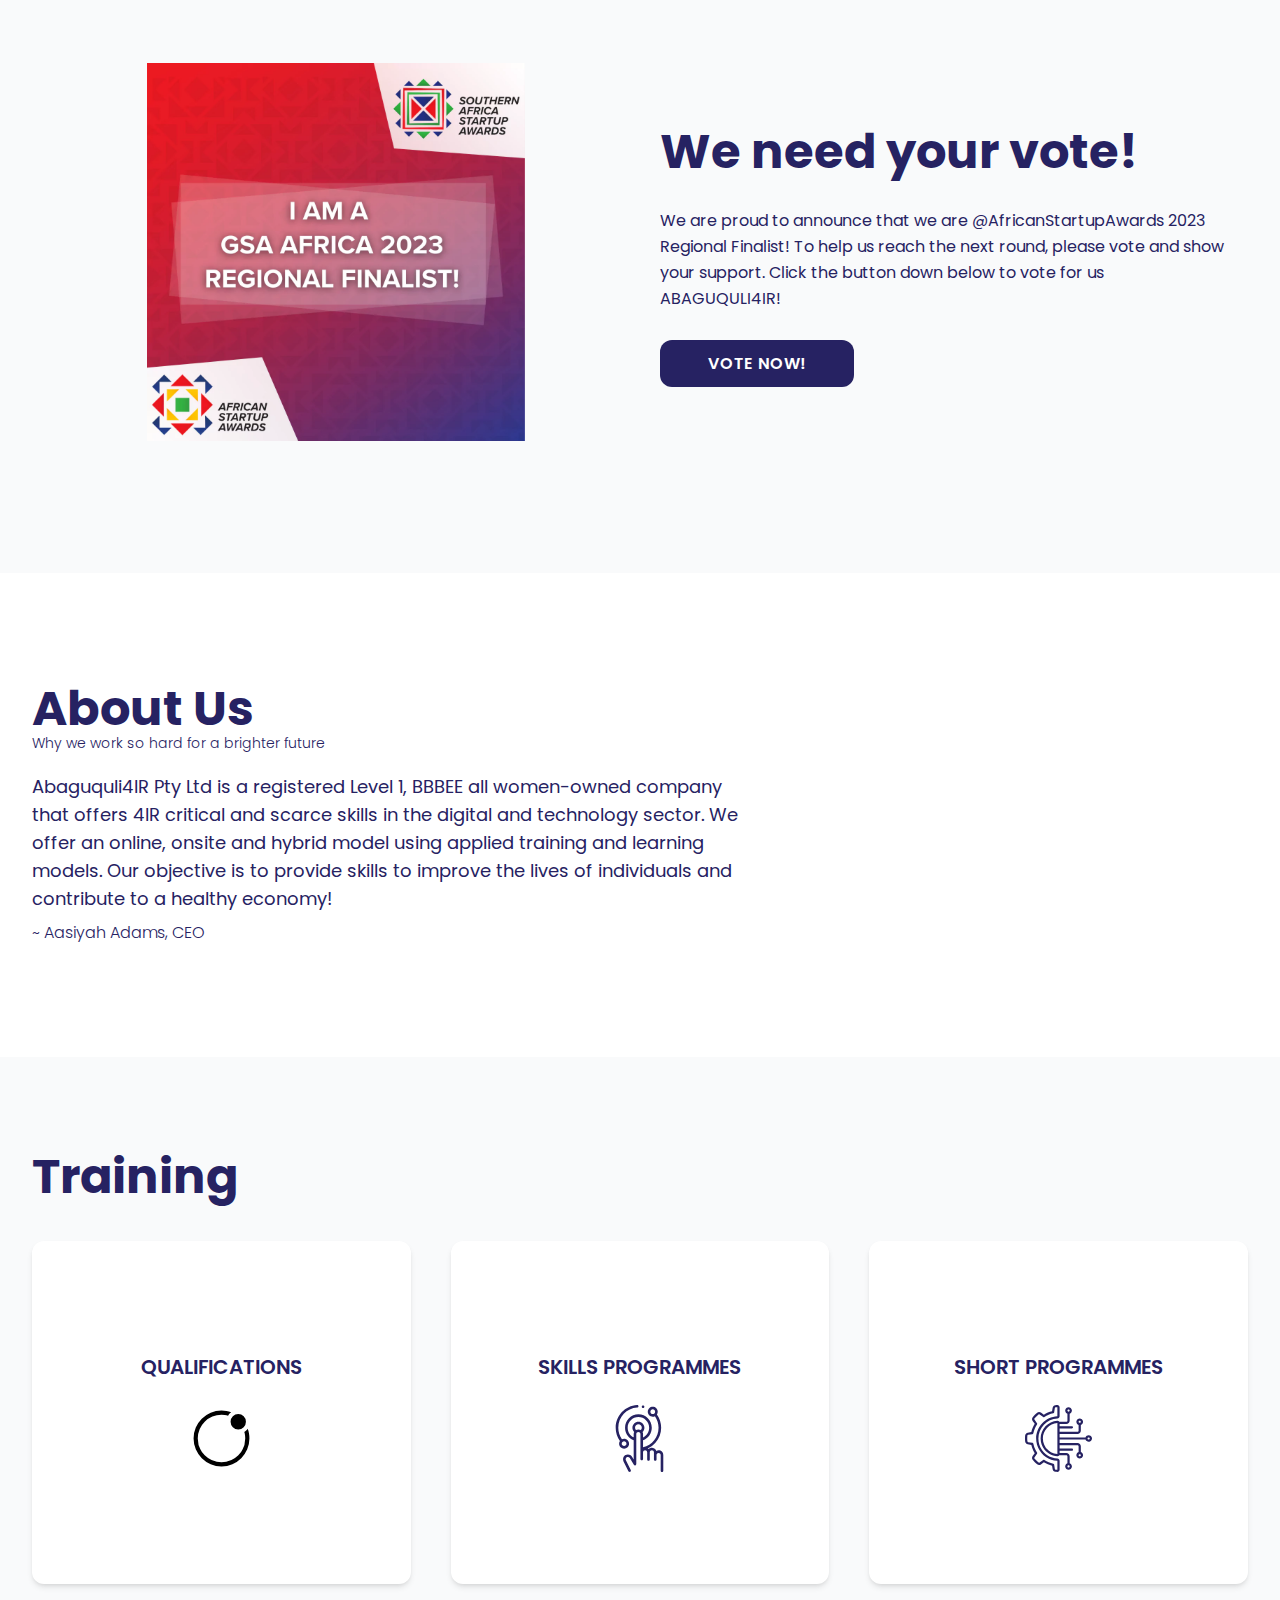
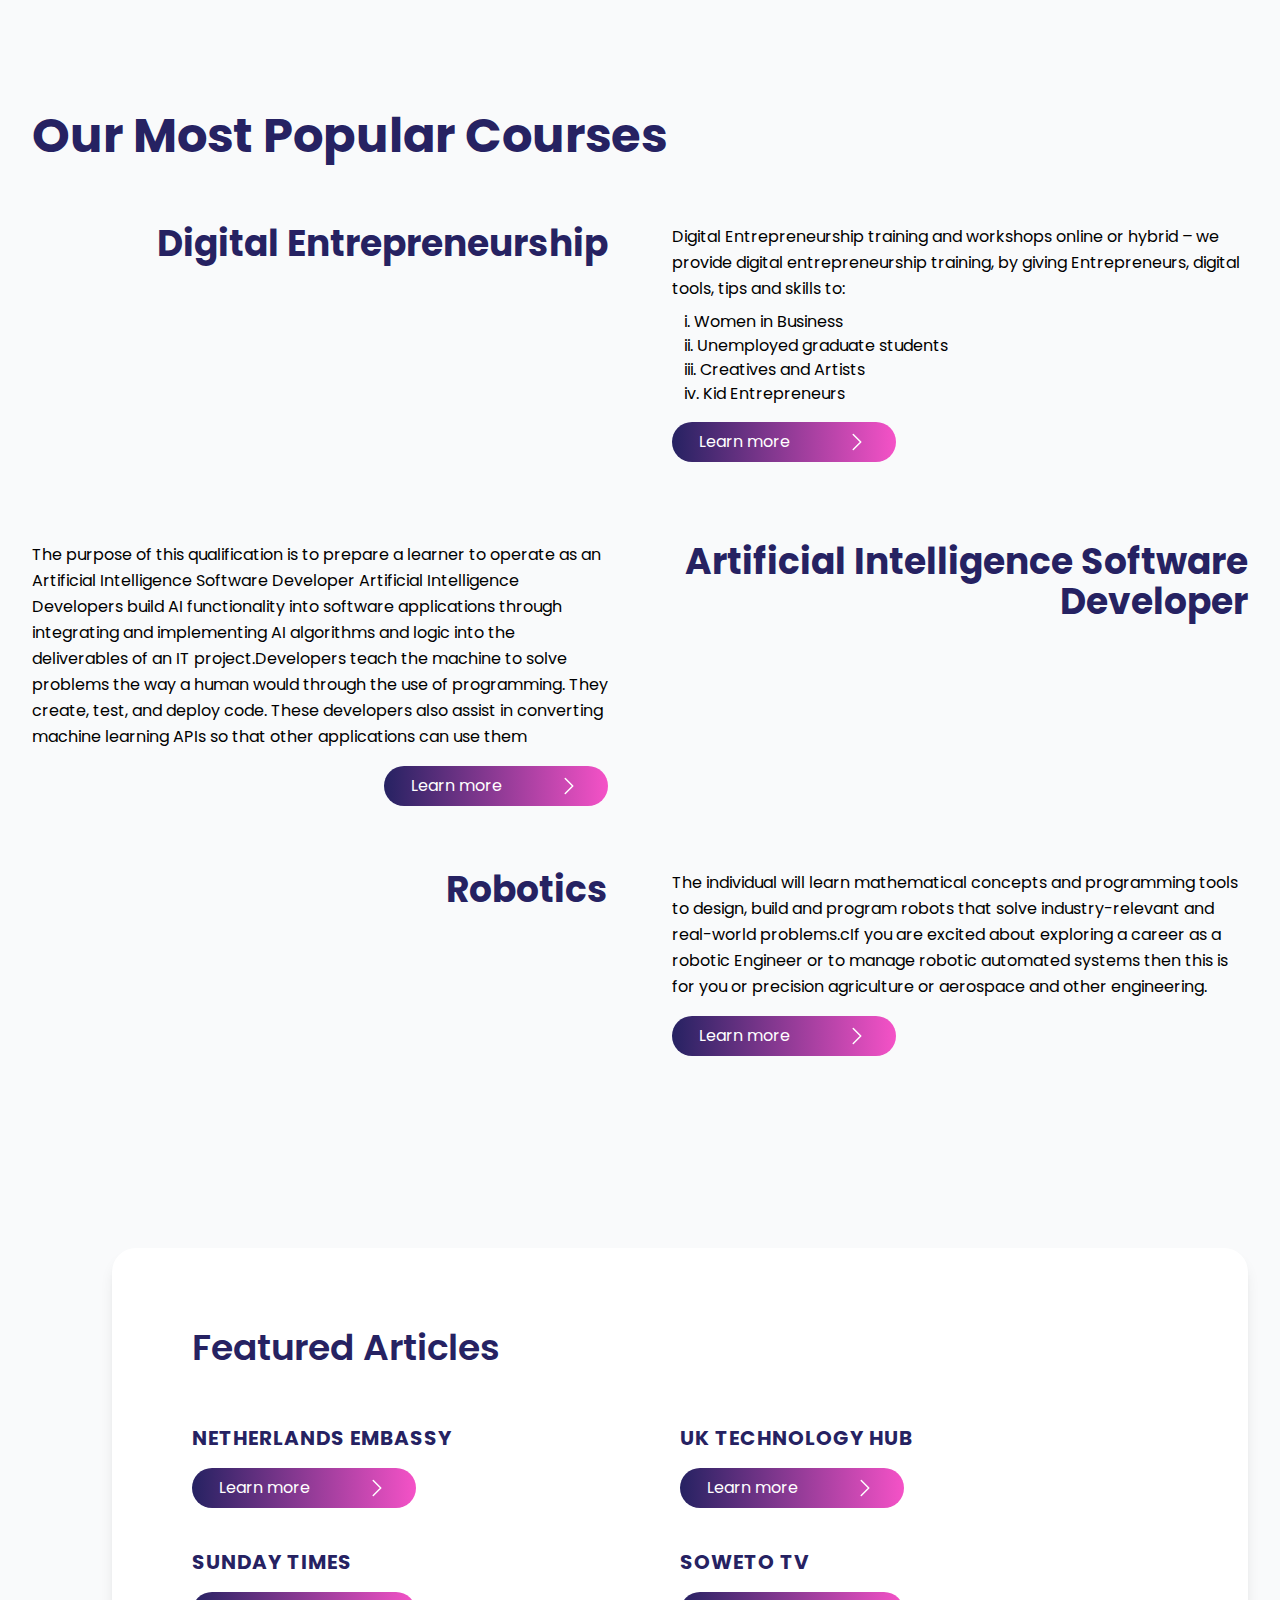
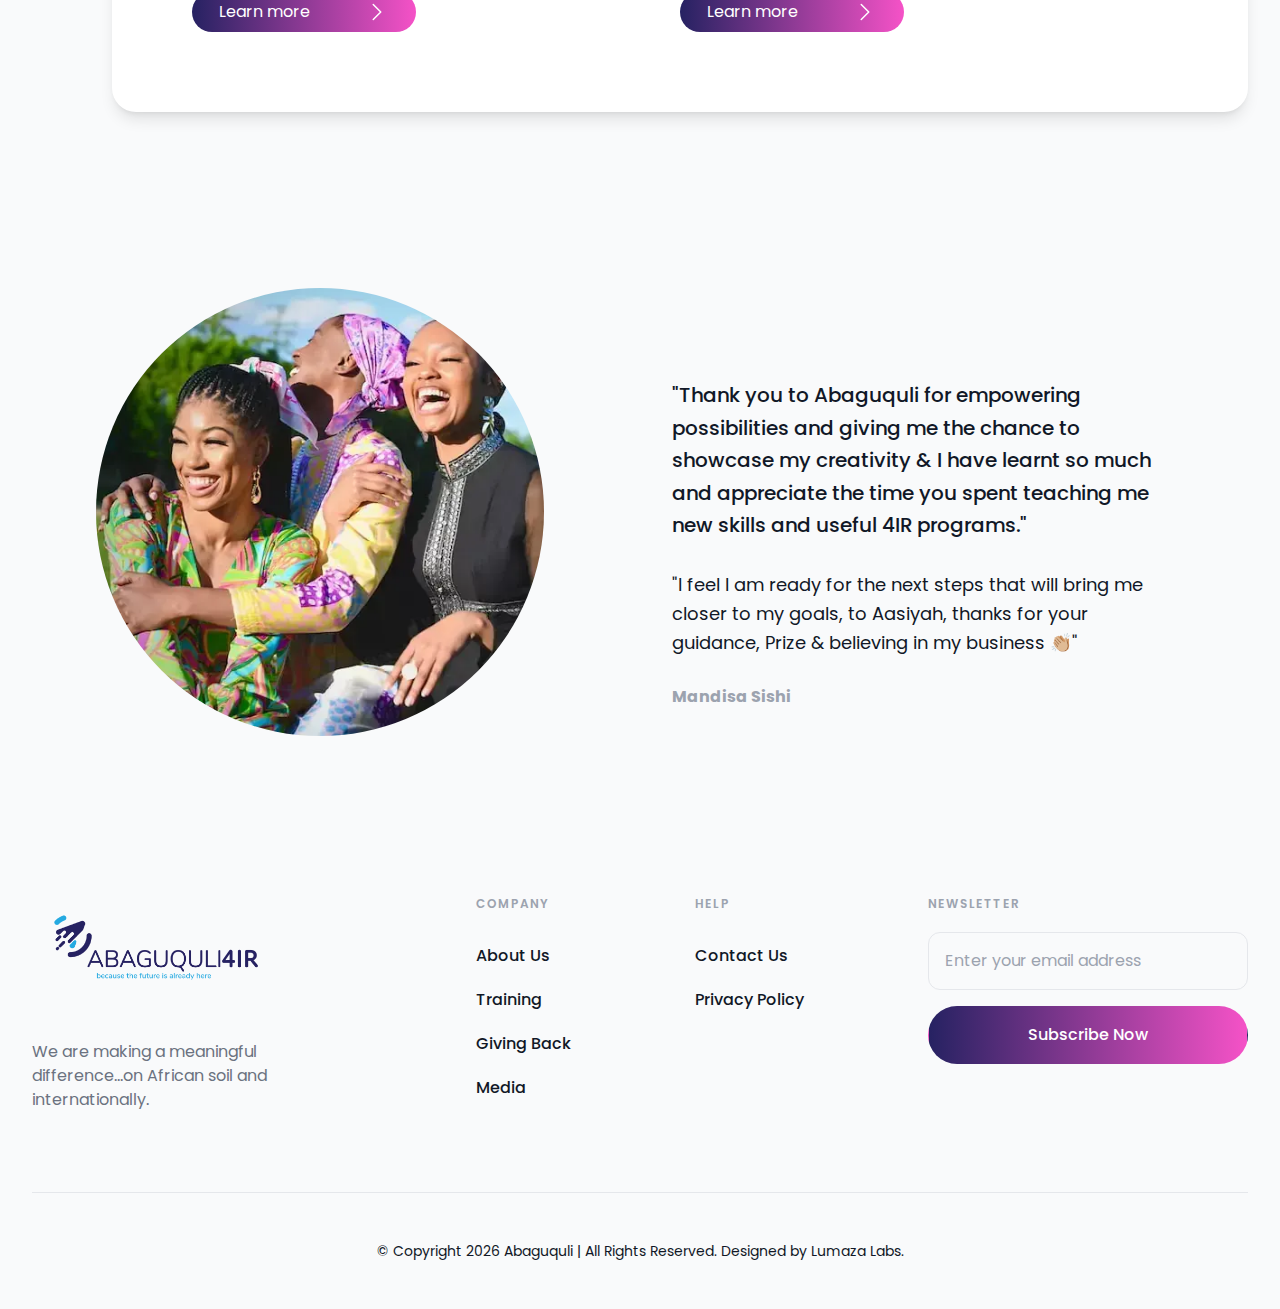
<file: public/index-OG.html>
<!DOCTYPE html>
<html lang="en">
  <head>
    <!-- Google tag (gtag.js) -->
    <script
      async
      src="https://www.googletagmanager.com/gtag/js?id=G-2C2XW6RGER"
    ></script>
    <script>
      window.dataLayer = window.dataLayer || [];
      function gtag() {
        dataLayer.push(arguments);
      }
      gtag("js", new Date());

      gtag("config", "G-2C2XW6RGER");
    </script>
    <meta charset="UTF-8" />
    <meta http-equiv="X-UA-Compatible" content="IE=edge" />
    <meta name="viewport" content="width=device-width, initial-scale=1.0" />
    <link rel="stylesheet" href="output.css" />
    <link rel="icon" href="images/favicon.webp" />
    <meta
      name="description"
      content="Abaguquli offers a range of training interventions and manage and support services across various industries. Our goal to empower and inspire."
    />
    <meta
      name="og:title"
      content="Transforming lives through innovation & education | Abaguquli"
    />
    <meta
      name="og:description"
      content="Abaguquli offers a range of training interventions and manage and support services across various industries. Our goal to empower and inspire."
    />
    <meta
      name="og:image"
      content="https://lumazalabs.github.io/abaguquli/public/images/favicon.webp"
    />
    <title>Transforming lives through innovation & education | Abaguquli</title>

    <script
      type="text/javascript"
      src="//s3.amazonaws.com/downloads.mailchimp.com/js/mc-validate.js"
    ></script>
    <script type="text/javascript">
      (function ($) {
        window.fnames = new Array();
        window.ftypes = new Array();
        fnames[0] = "EMAIL";
        ftypes[0] = "email";
        fnames[1] = "FNAME";
        ftypes[1] = "text";
        fnames[2] = "LNAME";
        ftypes[2] = "text";
        fnames[3] = "ADDRESS";
        ftypes[3] = "address";
        fnames[4] = "PHONE";
        ftypes[4] = "phone";
        fnames[5] = "BIRTHDAY";
        ftypes[5] = "birthday";
      })(jQuery);
      var $mcj = jQuery.noConflict(true);
    </script>
    <!--End mc_embed_signup-->
  </head>
  <body>
    <!-- SPINNER -->
    <div
      id="loader"
      class="h-screen w-screen fixed overflow-hidden flex justify-center items-center bg-white z-50"
    >
      <div class="wave animate-wave"></div>
      <div class="wave animate-wave animation-delay-100"></div>
      <div class="wave animate-wave animation-delay-200"></div>
      <div class="wave animate-wave animation-delay-300"></div>
      <div class="wave animate-wave animation-delay-400"></div>
      <div class="wave animate-wave animation-delay-500"></div>
      <div class="wave animate-wave animation-delay-600"></div>
      <div class="wave animate-wave animation-delay-700"></div>
      <div class="wave animate-wave animation-delay-800"></div>
      <div class="wave animate-wav animation-delay-900"></div>
    </div>
    <div class="relative">
      <img
        src="images/abaguquli-bg.webp"
        class="h-full absolute right-0 -z-10 hidden md:block"
      />
      <header class="mx-auto">
        <!-- lg+ -->
        <div class="relative bg-transparent max-w-7xl mx-auto">
          <div class="absolute inset-0"></div>

          <div class="absolute inset-0"></div>

          <div class="relative py-2 px-4 mx-auto sm:px-6 lg:px-8">
            <nav class="flex items-center justify-between h-auto">
              <div class="flex-shrink- 0">
                <a
                  href="index.html"
                  title="Go visit the Abaguquli Home Page"
                  class="flex"
                >
                  <img
                    class="w-auto h-20 md:h-24 xl:h-28"
                    src="images/abaguquli4ir-logo.webp"
                    alt="Abguquli Logo"
                  />
                </a>
              </div>

              <button
                type="button"
                id="menu-btn"
                class="inline-flex p-2 text-adopt transition-all duration-200 rounded-2xl lg:hidden focus:text-adopt-dark hover:text-adopt-dark"
              >
                <svg
                  class="w-7 h-7"
                  xmlns="http://www.w3.org/2000/svg"
                  fill="none"
                  viewBox="0 0 24 24"
                  stroke="currentColor"
                >
                  <path
                    stroke-linecap="round"
                    stroke-linejoin="round"
                    stroke-width="2"
                    d="M4 6h16M4 12h16m-7 6h7"
                  />
                </svg>
              </button>

              <div class="hidden lg:flex lg:items-center lg:space-x-10">
                <a
                  href="training.html"
                  title="We offer many courses amongst many different sectors to enable and empower people around us. Take a look at the various courses we have to offer."
                  class="text-base font-medium text-champagne hover:text-purple focus:text-purple transition-all duration-200"
                >
                  Training
                </a>

                <a
                  href="npo.html"
                  title="Learn more about how we give back to the community."
                  class="text-base font-medium text-champagne hover:text-purple focus:text-purple transition-all duration-200"
                >
                  Giving Back
                </a>

                <a
                  href="media.html"
                  title="Abaguquli has been featured in the media multiple times. View the articles and posts we have recently been featured in"
                  class="text-base font-medium text-champagne hover:text-purple focus:text-purple transition-all duration-200"
                >
                  Media
                </a>

                <a
                  href="contact-us.html"
                  title="Get in touch with us!"
                  class="text-base font-medium text-champagne hover:text-purple focus:text-purple transition-all duration-200"
                >
                  Media
                </a>

                <a
                  href="index.html#vote"
                  title="Vote for us on the Southern Africa Start-up Awards"
                  class="inline-flex items-center justify-center px-8 py-2.5 text-base font-medium bg-gradient-to-r from-blue to-purple text-white transition-all duration-200 border border-transparent rounded-full hover:shadow-md hover:shadow-purple"
                  role="button"
                >
                  Vote Now!
                </a>
              </div>
            </nav>
          </div>
        </div>

        <!-- xs to lg -->
        <nav
          id="phone-menu"
          class="hidden ease-in flex-col w-screen h-screen fixed overflow-hidden top-0 right-0 z-10 px-10 py-10 bg-gray-50 sm:px-6"
        >
          <svg
            xmlns="http://www.w3.org/2000/svg"
            fill="none"
            viewBox="0 0 24 24"
            stroke-width="1.5"
            stroke="currentColor"
            class="w-6 h-6"
            id="exit-btn"
          >
            <path
              stroke-linecap="round"
              stroke-linejoin="round"
              d="M6 18L18 6M6 6l12 12"
            />
          </svg>

          <div class="flex flex-col flex-grow h-full items-end">
            <nav class="flex flex-col space-y-2 items-end">
              <a
                href="training.html"
                title="We offer many courses amongst many different sectors to enable and empower people around us. Take a look at the various courses we have to offer."
                class="flex py-2 font-medium text-blue transition-all duration-200 hover:translate-x-1 focus:translate-x-1"
              >
                Training
              </a>

              <a
                href="npo.html"
                title="Learn more about how we give back to the community."
                class="flex py-2 font-medium text-blue transition-all duration-200 hover:translate-x-1 focus:translate-x-1"
              >
                Giving Back
              </a>

              <a
                href="media.html"
                title="Abaguquli has been featured in the media multiple times. View the articles and posts we have recently been featured in"
                class="flex py-2 font-medium text-blue transition-all duration-200 hover:translate-x-1 focus:translate-x-1"
              >
                Media
              </a>
              <a
                href="contact-us.html"
                title="Get in touch with us!"
                class="flex py-2 font-medium text-blue transition-all duration-200 hover:translate-x-1 focus:translate-x-1"
              >
                Contact Us
              </a>
            </nav>

            <div class="flex flex-col mt-6">
              <a
                href="index.html#vote"
                id="vote-btn"
                title="Vote for us on the Southern Africa Start-up Awards!"
                class="inline-flex items-end justify-center px-8 py-2.5 text-base font-medium bg-gradient-to-r from-blue to-purple text-white transition-all duration-200 border border-transparent rounded-full hover:shadow-md hover:shadow-purple"
                role="button"
              >
                Vote Now!
              </a>
            </div>
          </div>
        </nav>
      </header>

      <!-- HERO SECTION -->

      <section class="py-44 xl:pb-52 xl:pt-40 2xl:pb-64 2xl:pt-52">
        <div class="px-4 mx-auto max-w-7xl">
          <h1
            class="md:w-1/2 text-center md:text-left text-5xl md:text-5xl lg:text-6xl xl:text-7xl font-bold pb-10 relative"
          >
            Because the future is <br />already here.
            <img
              src="images/ellipse.webp"
              class="md:hidden absolute -z-10 -left-10 -top-20 h-56 w-56"
            />
          </h1>
          <div class="flex flex-col sm:flex-row gap-3">
            <a
              href="training.html"
              class="inline-flex items-center justify-center px-8 py-2.5 text-base font-medium bg-gradient-to-r from-blue to-purple text-white transition-all duration-200 border border-transparent rounded-full hover:shadow-md hover:shadow-purple"
            >
              Training Programmes
            </a>
            <a
              href="npo.html"
              class="inline-flex items-center justify-center ring-2 ring-purple text-blue hover:bg-blue hover:ring-0 hover:text-white px-12 py-3 rounded-3xl transition-all"
              >How we give back</a
            >
          </div>
        </div>
      </section>
    </div>

    <img
      src="images/grindstone-10.webp"
      alt="Naspers Labs top-10 company image"
      class="w-full h-auto mb-15"
    />

    <!-- FEATURED SECTION -->

    <section class="py-8 md:py-8 lg:py-16">
      <div class="max-w-8xl px-4 mx-auto sm:px-6 lg:px-8">
        <div class="text-center">
          <h2 class="text-xl font-semibold text-adopt">AS FEATURED IN...</h2>
        </div>

        <div
          class="mx-auto grid grid-cols-2 grid-rows-2 md:grid-cols-5 md:grid-rows-1 justify-items-center mt-8 items-center gap-10"
        >
          <img class="h-24 w-auto" src="images/image-3.webp" />
          <img class="h-24 w-auto" src="images/image-4.webp" />
          <img class="h-24 w-auto" src="images/image-5.webp" />
          <img class="h-24 w-auto" src="images/image-6.webp" />
          <img class="h-24 w-auto" src="images/image-7.webp" />
        </div>
      </div>
    </section>

    <!-- VOTE NOW -->

    <section id="vote" class="py-16 md:py-20 lg:py-28 bg-gray-50">
      <div class="max-w-7xl px-4 mx-auto sm:px-6 lg:px-8">
        <div class="grid md:grid-cols-2 p-5 gap-10 place-items-center">
          <img src="images/vote_now.webp" class="md:w-8/12 h-auto" />
          <div>
            <h2
              class="text-3xl md:text-4xl lg:text-5xl font-bold text-blue pb-8"
            >
              We need your vote!
            </h2>
            <p class="text-base text-blue pb-10 leading-relaxed">
              We are proud to announce that we are @AfricanStartupAwards 2023
              Regional Finalist! To help us reach the next round, please vote
              and show your support. Click the button down below to vote for us
              ABAGUQULI4IR!
            </p>
            <a
              href="https://bit.ly/3MC6a8p"
              target="_blank"
              class="bg-blue rounded-xl hover:opacity-90 focus:opacity-90 tracking-wider text-white px-12 py-3 font-semibold"
            >
              VOTE NOW!
            </a>
          </div>
        </div>
      </div>
    </section>

    <!-- ABOUT US -->

    <section id="about-us" class="py-16 md:py-20 lg:py-28">
      <div class="max-w-7xl px-4 mx-auto sm:px-6 lg:px-8">
        <div class="text-center md:text-left xl:w-7/12">
          <h2 class="text-3xl md:text-4xl lg:text-5xl font-bold text-blue">
            About Us
          </h2>
          <p class="text-blue font-light text-sm">
            Why we work so hard for a brighter future
          </p>
          <p class="text-blue text-lg pt-5">
            Abaguquli4IR Pty Ltd is a registered Level 1, BBBEE all women-owned
            company that offers 4IR critical and scarce skills in the digital
            and technology sector. We offer an online, onsite and hybrid model
            using applied training and learning models. Our objective is to
            provide skills to improve the lives of individuals and contribute to
            a healthy economy!
          </p>

          <p class="font-light text-base text-blue pt-2">
            ~ Aasiyah Adams, CEO
          </p>
        </div>
      </div>
    </section>

    <!-- TRAINING SECTION -->

    <section class="py-16 md:py-8 lg:py-24 bg-gray-50">
      <div class="max-w-7xl px-4 mx-auto sm:px-6 lg:px-8">
        <div class="">
          <h2 class="text-3xl md:text-4xl lg:text-5xl font-bold text-blue">
            Training
          </h2>
        </div>
        <div
          class="grid grid-cols-1 md:grid-cols-3 grid-rows-3 md:grid-rows-1 gap-10 pt-10"
        >
          <a
            href="training.html#qcto-training"
            class="w-full h-full rounded-xl shadow-md bg-white hover:bg-gray-50 p-5 py-28"
          >
            <div class="flex flex-col items-center justify-center gap-6">
              <h2 class="text-xl font-semibold text-center text-blue">
                QUALIFICATIONS
              </h2>
              <svg
                width="67"
                height="67"
                xmlns="http://www.w3.org/2000/svg"
                viewBox="0 96 960 960"
              >
                <path
                  d="M480 576Zm-400 0q0-83 31.5-156t86-127Q252 239 325 207.5T480 176q36 0 71 6t67 18q-14 10-25 22.5T574 249q-23-7-46-10t-48-3q-141 0-240.5 99T140 576q0 141 99.5 240.5T480 916q142 0 241-99.5T820 576q0-25-3-48t-10-46q14-8 26.5-19t22.5-25q12 32 18 67t6 71q0 82-31.5 155T763 858.5q-54 54.5-127 86T480 976q-82 0-155-31.5t-127.5-86Q143 804 111.5 731T80 576Zm640-130q-45 0-77.5-32.5T610 336q0-46 32.5-78t77.5-32q46 0 78 32t32 78q0 45-32 77.5T720 446Z"
                />
              </svg>
            </div>
          </a>
          <a
            href="training.html#vendor-programmes"
            class="w-full h-full rounded-xl shadow-md bg-white hover:bg-gray-50 transition-all p-5 py-28"
          >
            <div class="flex flex-col items-center justify-center gap-6">
              <h2 class="text-xl font-semibold text-center text-blue">
                SKILLS PROGRAMMES
              </h2>
              <img src="images/touch-tech.svg" alt="Technology touch icon" />
            </div>
          </a>
          <a
            href="training.html#short-programmes"
            class="w-full h-full rounded-xl shadow-md bg-white hover:bg-gray-50 p-5 py-28"
          >
            <div class="flex flex-col items-center justify-center gap-6">
              <h2 class="text-xl font-semibold text-center text-blue">
                SHORT PROGRAMMES
              </h2>
              <img src="images/technology.svg" alt="Technology icon" />
            </div>
          </a>
        </div>

        <!-- MOST POPULAR COURSES -->

        <div class="pt-32">
          <h2 class="text-3xl md:text-4xl lg:text-5xl font-bold text-blue">
            Our Most Popular Courses
          </h2>
        </div>
        <div class="mx-auto mt-12 sm:mt-16 lg:mt-22">
          <div
            class="grid grid-cols-1 md:grid-cols-2 md:gap-x-16 gap-y-8 items-start"
          >
            <div class="md:justify-self-end">
              <h3 class="text-4xl text-center font-bold text-blue mb-5">
                Digital Entrepreneurship
              </h3>
            </div>
            <div class="text-center md:text-left">
              <p class="text-base font-normal text-black-3 leading-relaxed">
                Digital Entrepreneurship training and workshops online or hybrid
                – we provide digital entrepreneurship training, by giving
                Entrepreneurs, digital tools, tips and skills to:
              </p>
              <ul class="md:pl-3 pt-2 mb-4">
                <li>i. Women in Business</li>
                <li>ii. Unemployed graduate students</li>
                <li>iii. Creatives and Artists</li>
                <li>iv. Kid Entrepreneurs</li>
              </ul>
              <a
                href="training.html#digital-entrepreneurship"
                class="inline-flex justify-around bg-gradient-to-r from-blue to-purple hover:shadow-purple transition-all w-56 py-2 rounded-full"
              >
                <p class="text-white text-">Learn more</p>
                <svg
                  xmlns="http://www.w3.org/2000/svg"
                  fill="none"
                  viewBox="0 0 24 24"
                  stroke-width="1.5"
                  stroke="currentColor"
                  class="w-6 h-6 text-white"
                >
                  <path
                    stroke-linecap="round"
                    stroke-linejoin="round"
                    d="M8.25 4.5l7.5 7.5-7.5 7.5"
                  />
                </svg>
              </a>
            </div>
          </div>

          <div
            class="grid items-start grid-cols-1 md:grid-cols-2 md:gap-x-16 gap-y-8 pt-20"
          >
            <div class="md:order-last text-center md:justify-self-start">
              <h3 class="text-4xl md:text-right font-bold text-blue">
                Artificial Intelligence Software Developer
              </h3>
            </div>

            <div class="text-center md:text-right">
              <p
                class="text-base md:text-left font-normal text-black-3 mb-4 leading-relaxed"
              >
                The purpose of this qualification is to prepare a learner to
                operate as an Artificial Intelligence Software Developer
                Artificial Intelligence Developers build AI functionality into
                software applications through integrating and implementing AI
                algorithms and logic into the deliverables of an IT
                project.Developers teach the machine to solve problems the way a
                human would through the use of programming. They create, test,
                and deploy code. These developers also assist in converting
                machine learning APIs so that other applications can use them
              </p>
              <a
                href="training.html#artificial-intelligence"
                class="inline-flex justify-around bg-gradient-to-r from-blue to-purple hover:shadow-purple transition-all w-56 py-2 rounded-full"
              >
                <p class="text-white text-">Learn more</p>
                <svg
                  xmlns="http://www.w3.org/2000/svg"
                  fill="none"
                  viewBox="0 0 24 24"
                  stroke-width="1.5"
                  stroke="currentColor"
                  class="w-6 h-6 text-white"
                >
                  <path
                    stroke-linecap="round"
                    stroke-linejoin="round"
                    d="M8.25 4.5l7.5 7.5-7.5 7.5"
                  />
                </svg>
              </a>
            </div>
          </div>

          <div class="mx-auto mt-12 sm:mt-16 lg:mt-22">
            <div
              class="grid grid-cols-1 md:grid-cols-2 md:gap-x-16 gap-y-8 items-start"
            >
              <div class="md:justify-self-end text-center">
                <h3 class="text-4xl font-bold text-blue mb-5">Robotics</h3>
              </div>
              <div class="text-center md:text-left">
                <p
                  class="text-base font-normal text-black-3 mb-4 leading-relaxed"
                >
                  The individual will learn mathematical concepts and
                  programming tools to design, build and program robots that
                  solve industry-relevant and real-world problems.cIf you are
                  excited about exploring a career as a robotic Engineer or to
                  manage robotic automated systems then this is for you or
                  precision agriculture or aerospace and other engineering.
                </p>
                <a
                  href="training.html#robotics"
                  class="inline-flex justify-around bg-gradient-to-r from-blue to-purple hover:shadow-purple transition-all w-56 py-2 rounded-full"
                >
                  <p class="text-white text-">Learn more</p>
                  <svg
                    xmlns="http://www.w3.org/2000/svg"
                    fill="none"
                    viewBox="0 0 24 24"
                    stroke-width="1.5"
                    stroke="currentColor"
                    class="w-6 h-6 text-white"
                  >
                    <path
                      stroke-linecap="round"
                      stroke-linejoin="round"
                      d="M8.25 4.5l7.5 7.5-7.5 7.5"
                    />
                  </svg>
                </a>
              </div>
            </div>
          </div>
        </div>
      </div>
    </section>

    <!-- FEATURED ARTICLES -->

    <section class="py-8 md:py-8 lg:py-24 bg-gray-50">
      <div class="max-w-7xl px-4 mx-auto sm:px-6 lg:px-8">
        <div class="bg-white rounded-3xl shadow-lg p-20 md:ml-20">
          <h2
            class="text-2xl md:text-2xl lg:text-3xl xl:text-4xl text-blue font-semibold mb-4 text-center md:text-left"
          >
            Featured Articles
          </h2>
          <div
            class="grid grid-cols-1 md:grid-cols-2 grid-rows-4 md:grid-rows-2 justify-items-center md:justify-items-start"
          >
            <div class="text-center md:text-left mt-10">
              <h4
                class="text-blue font-bold uppercase text-base md:text-xl tracking-wider mb-4"
              >
                Netherlands Embassy
              </h4>
              <a
                href="https://www.linkedin.com/feed/update/urn:li:activity:6977713654167130112?utm_source=share&utm_medium=member_ios"
                title="Netherlands Embassy Article about Abaguquli"
                class="inline-flex justify-around bg-gradient-to-r from-blue to-purple hover:shadow-purple transition-all w-56 py-2 rounded-full"
              >
                <p class="text-white text-center">Learn more</p>
                <svg
                  xmlns="http://www.w3.org/2000/svg"
                  fill="none"
                  viewBox="0 0 24 24"
                  stroke-width="1.5"
                  stroke="currentColor"
                  class="w-6 h-6 text-white"
                >
                  <path
                    stroke-linecap="round"
                    stroke-linejoin="round"
                    d="M8.25 4.5l7.5 7.5-7.5 7.5"
                  />
                </svg>
              </a>
            </div>
            <div class="text-center md:text-left mt-10">
              <h4
                class="text-blue font-bold uppercase text-base md:text-xl tracking-wider mb-4"
              >
                UK TECHNOLOGY HUB
              </h4>
              <a
                href="https://www.linkedin.com/posts/aasiyahadams_feature-abaguquli-activity-6980111712192466944-n0l6?"
                title="UK Technology Hub article about Abaguquli"
                class="inline-flex justify-around bg-gradient-to-r from-blue to-purple hover:shadow-purple transition-all w-56 py-2 rounded-full"
              >
                <p class="text-white text-">Learn more</p>
                <svg
                  xmlns="http://www.w3.org/2000/svg"
                  fill="none"
                  viewBox="0 0 24 24"
                  stroke-width="1.5"
                  stroke="currentColor"
                  class="w-6 h-6 text-white"
                >
                  <path
                    stroke-linecap="round"
                    stroke-linejoin="round"
                    d="M8.25 4.5l7.5 7.5-7.5 7.5"
                  />
                </svg>
              </a>
            </div>
            <div class="text-center md:text-left mt-10">
              <h4
                class="text-blue font-bold uppercase text-base md:text-xl tracking-wider mb-4"
              >
                Sunday times
              </h4>
              <a
                href="https://www.timeslive.co.za/sunday-times/business/2021-02-07-my-brilliant-career-helping-young-people-prepare-for-revolution/"
                class="inline-flex justify-around bg-gradient-to-r from-blue to-purple hover:shadow-purple transition-all w-56 py-2 rounded-full"
              >
                <p class="text-white text-">Learn more</p>
                <svg
                  xmlns="http://www.w3.org/2000/svg"
                  fill="none"
                  viewBox="0 0 24 24"
                  stroke-width="1.5"
                  stroke="currentColor"
                  class="w-6 h-6 text-white"
                >
                  <path
                    stroke-linecap="round"
                    stroke-linejoin="round"
                    d="M8.25 4.5l7.5 7.5-7.5 7.5"
                  />
                </svg>
              </a>
            </div>
            <div class="text-center md:text-left mt-10">
              <h4
                class="text-blue font-bold uppercase text-base md:text-xl tracking-wider mb-4"
              >
                Soweto TV
              </h4>
              <a
                href="https://www.linkedin.com/posts/aasiyahadams_interview-4ir-aieducation-activity-7019756079735549952-3ZLn?utm_source=share&utm_medium=member_desktop"
                title="Soweto TV article about Abaguquli"
                class="inline-flex justify-around bg-gradient-to-r from-blue to-purple hover:shadow-purple transition-all w-56 py-2 rounded-full"
              >
                <p class="text-white text-">Learn more</p>
                <svg
                  xmlns="http://www.w3.org/2000/svg"
                  fill="none"
                  viewBox="0 0 24 24"
                  stroke-width="1.5"
                  stroke="currentColor"
                  class="w-6 h-6 text-white"
                >
                  <path
                    stroke-linecap="round"
                    stroke-linejoin="round"
                    d="M8.25 4.5l7.5 7.5-7.5 7.5"
                  />
                </svg>
              </a>
            </div>
          </div>
        </div>
      </div>
    </section>

    <!-- TESTIMONIAL SECTION -->

    <section class="py-16 bg-gray-50 sm:py-16 lg:py-20">
      <div class="px-4 mx-auto max-w-7xl sm:px-6 lg:px-8">
        <div
          class="grid items-center grid-cols-1 md:grid-cols-2 md:gap-16 gap-y-10"
        >
          <div class="-mx-4 sm:mx-0 px-8">
            <img
              class="w-full max-w-md mx-auto rounded-full"
              src="images/people.webp"
              alt="Group of friends laughing together that represent Mandisa Sishi."
            />
          </div>

          <div class="xl:pr-24">
            <blockquote class="mt-8 md:mt-16">
              <p
                class="text-xl font-medium leading-relaxed text-gray-900 font-pj"
              >
                "Thank you to Abaguquli for empowering possibilities and giving
                me the chance to showcase my creativity & I have learnt so much
                and appreciate the time you spent teaching me new skills and
                useful 4IR programs."
              </p>
            </blockquote>

            <blockquote class="mt-5 md:mt-7">
              <p
                class="text-lg font-normal leading-relaxed text-gray-900 font-pj"
              >
                "I feel I am ready for the next steps that will bring me closer
                to my goals, to Aasiyah, thanks for your guidance, Prize &
                believing in my business 👏🏼"
              </p>
            </blockquote>

            <p class="mt-5 text-base font-bold text-gray-400 md:mt-7 font-pj">
              Mandisa Sishi
            </p>
          </div>
        </div>
      </div>
    </section>

    <!-- FOOTER -->

    <footer class="py-12 bg-gray-50 sm:pt-16 lg:pt-20">
      <div class="px-4 mx-auto sm:px-6 lg:px-8 max-w-7xl">
        <div
          class="flex flex-wrap items-start md:justify-between gap-y-12 gap-x-24 md:gap-x-12"
        >
          <div class="w-full lg:w-64 xl:w-full xl:max-w-xs">
            <a href="index.html" title="" class="flex">
              <img
                class="w-auto h-28"
                src="images/abaguquli4ir-logo.webp"
                alt="The Abaguquli Logo"
              />
            </a>

            <p class="mt-8 text-base font-normal text-gray-500">
              We are making a meaningful difference...on African soil and
              internationally.
            </p>
          </div>

          <div>
            <p
              class="text-xs font-semibold tracking-widest text-gray-400 uppercase"
            >
              Company
            </p>

            <ul class="mt-8 space-y-5">
              <li>
                <a
                  href="index.html#about-us"
                  title="Learn more about who we are and why we started."
                  class="inline-flex text-base font-medium text-gray-900 transition-all duration-200 hover:translate-x-1 hover:text-blue-600"
                >
                  About Us
                </a>
              </li>

              <li>
                <a
                  href="training.html"
                  title="We offer many courses amongst many different sectors to enable and empower people around us. Take a look at the various courses we have to offer."
                  class="inline-flex text-base font-medium text-gray-900 transition-all duration-200 hover:translate-x-1 hover:text-blue-600"
                >
                  Training
                </a>
              </li>

              <li>
                <a
                  href="npo.html"
                  title="View how we give back to the community."
                  class="inline-flex text-base font-medium text-gray-900 transition-all duration-200 hover:translate-x-1 hover:text-blue-600"
                >
                  Giving Back
                </a>
              </li>

              <li>
                <a
                  href="media.html"
                  title="Abaguquli has been featured in the media multiple times. View the articles and posts we have recently been featured in."
                  class="inline-flex text-base font-medium text-gray-900 transition-all duration-200 hover:translate-x-1 hover:text-blue-600"
                >
                  Media
                </a>
              </li>
            </ul>
          </div>

          <div>
            <p
              class="text-xs font-semibold tracking-widest text-gray-400 uppercase"
            >
              Help
            </p>

            <ul class="mt-8 space-y-5">
              <li>
                <a
                  href="contact-us.html"
                  title="View our contact information"
                  class="inline-flex text-base font-medium text-gray-900 transition-all duration-200 hover:translate-x-1 hover:text-blue-600"
                >
                  Contact Us
                </a>
              </li>

              <li>
                <a
                  href="privacy-policy.html"
                  title="View Abaguquli's Privacy Policy to see how we protect your personal information."
                  class="inline-flex text-base font-medium text-gray-900 transition-all duration-200 hover:translate-x-1 hover:text-blue-600"
                >
                  Privacy Policy
                </a>
              </li>
            </ul>
          </div>

          <div class="w-full md:max-w-xs">
            <p
              class="text-xs font-semibold tracking-widest text-gray-400 uppercase"
            >
              Newsletter
            </p>

            <form
              action="https://abaguquli.us14.list-manage.com/subscribe/post?u=b909c53072fa2983486f927c4&amp;id=fce5129609&amp;f_id=009b92e0f0"
              method="post"
              id="mc-embedded-subscribe-form"
              name="mc-embedded-subscribe-form"
              class="validate mt-5 space-y-4"
              target="_blank"
              novalidate
            >
              <div>
                <label for="mce-EMAIL" class="sr-only"> Email address </label>
                <input
                  type="email"
                  name="EMAIL"
                  id="mce-EMAIL"
                  placeholder="Enter your email address"
                  class="block w-full px-4 py-4 text-base text-gray-900 border border-gray-200 rounded-xl bg-gray-50 focus:bg-white focus:outline-none focus:border-purple focus:ring-1 focus:ring-purple"
                />
              </div>
              <!-- real people should not fill this in and expect good things - do not remove this or risk form bot signups-->
              <div style="position: absolute; left: -5000px" aria-hidden="true">
                <input
                  type="text"
                  name="b_b909c53072fa2983486f927c4_fce5129609"
                  tabindex="-1"
                  value=""
                />
              </div>
              <button
                type="submit"
                value="Subscribe"
                name="subscribe"
                id="mc-embedded-subscribe"
                class="inline-flex bg-gradient-to-r from-blue to-purple items-center justify-center w-full px-6 py-4 text-base font-medium text-white transition-all duration-200 border border-transparent rounded-full hover:shadow-purple focus:shadow-purple"
              >
                Subscribe Now
              </button>
            </form>
          </div>
        </div>

        <div
          class="pt-12 mt-12 text-center border-t border-gray-200 sm:mt-16 lg:mt-20"
        >
          <p class="text-sm font-normal text-gray-900">
            © Copyright <span id="year">2023</span> Abaguquli | All Rights
            Reserved. Designed by
            <a
              href="https://lumazalabs.com"
              class="hover:text-blue focus:text-blue transition-all"
              >Lumaza Labs.</a
            >
          </p>
        </div>
      </div>
    </footer>
  </body>
  <script src="script.js"></script>
  <script src="loader.js"></script>
</html>
</file>
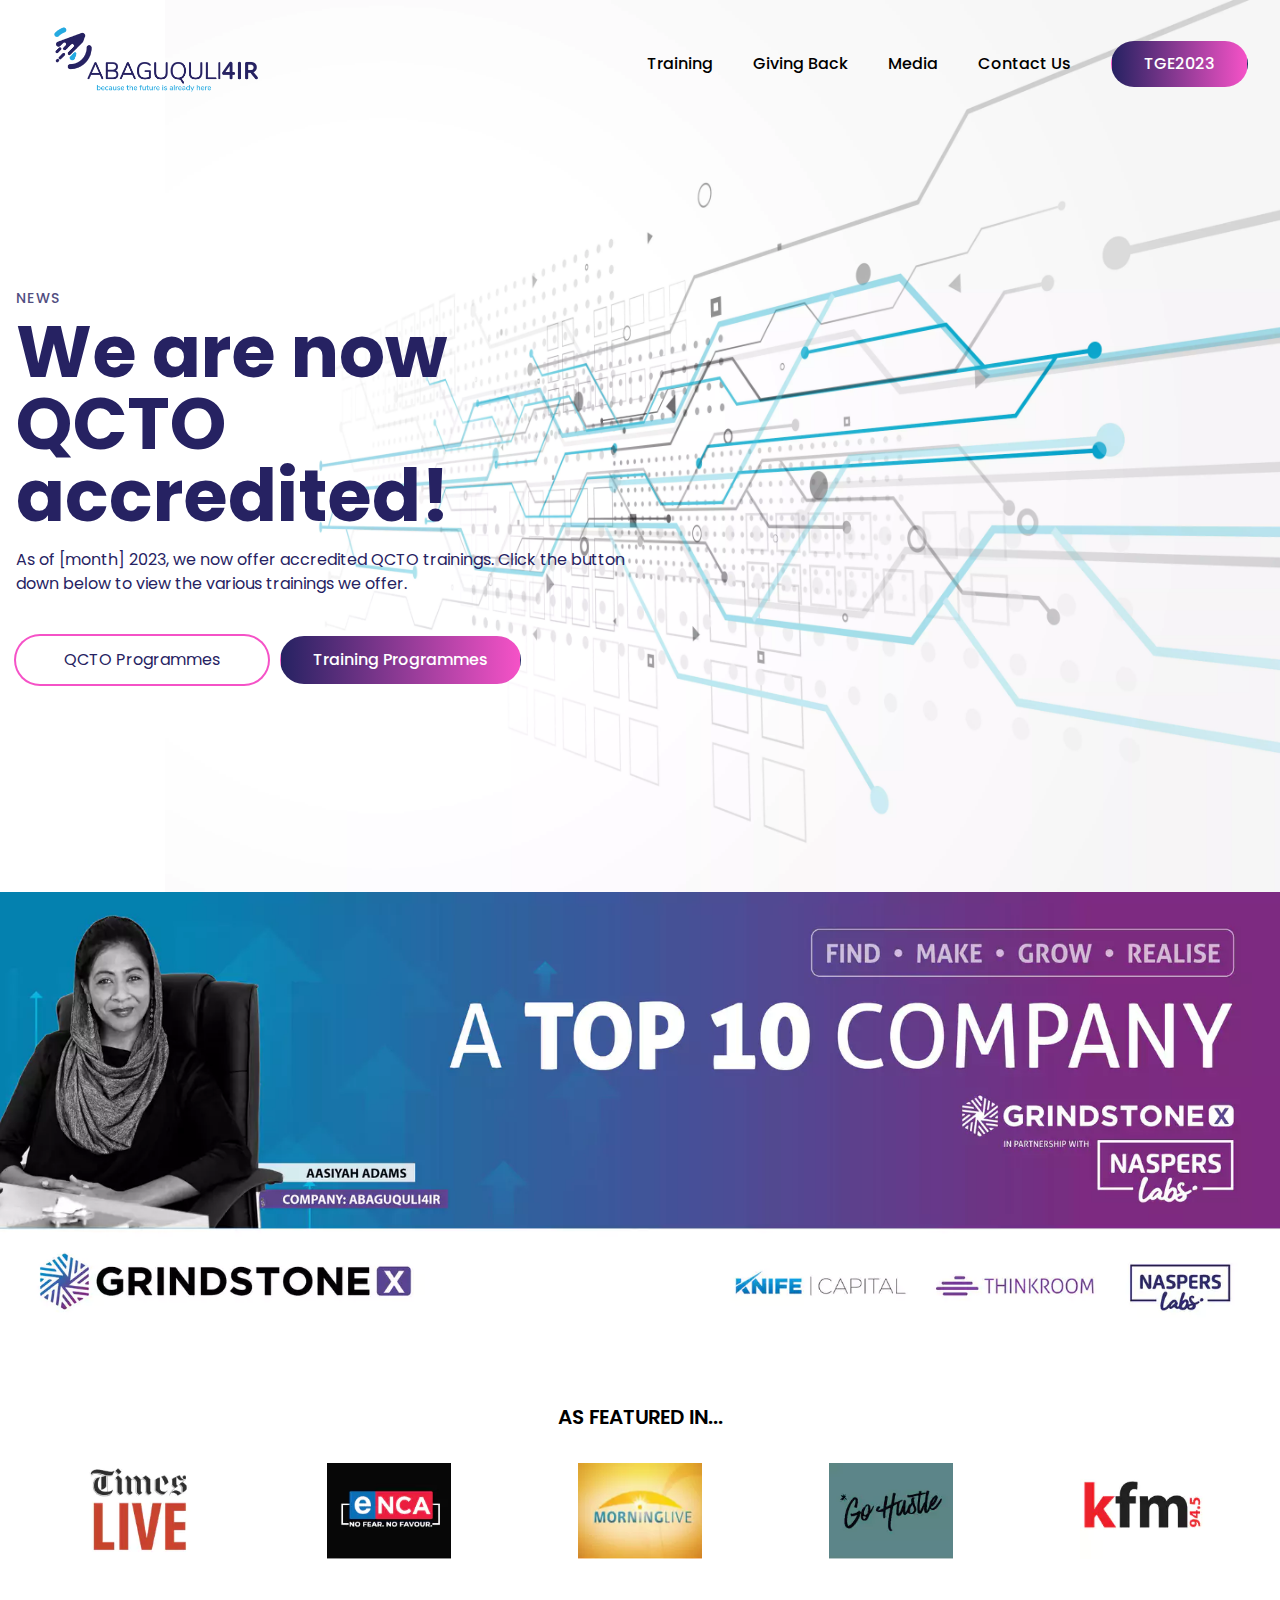
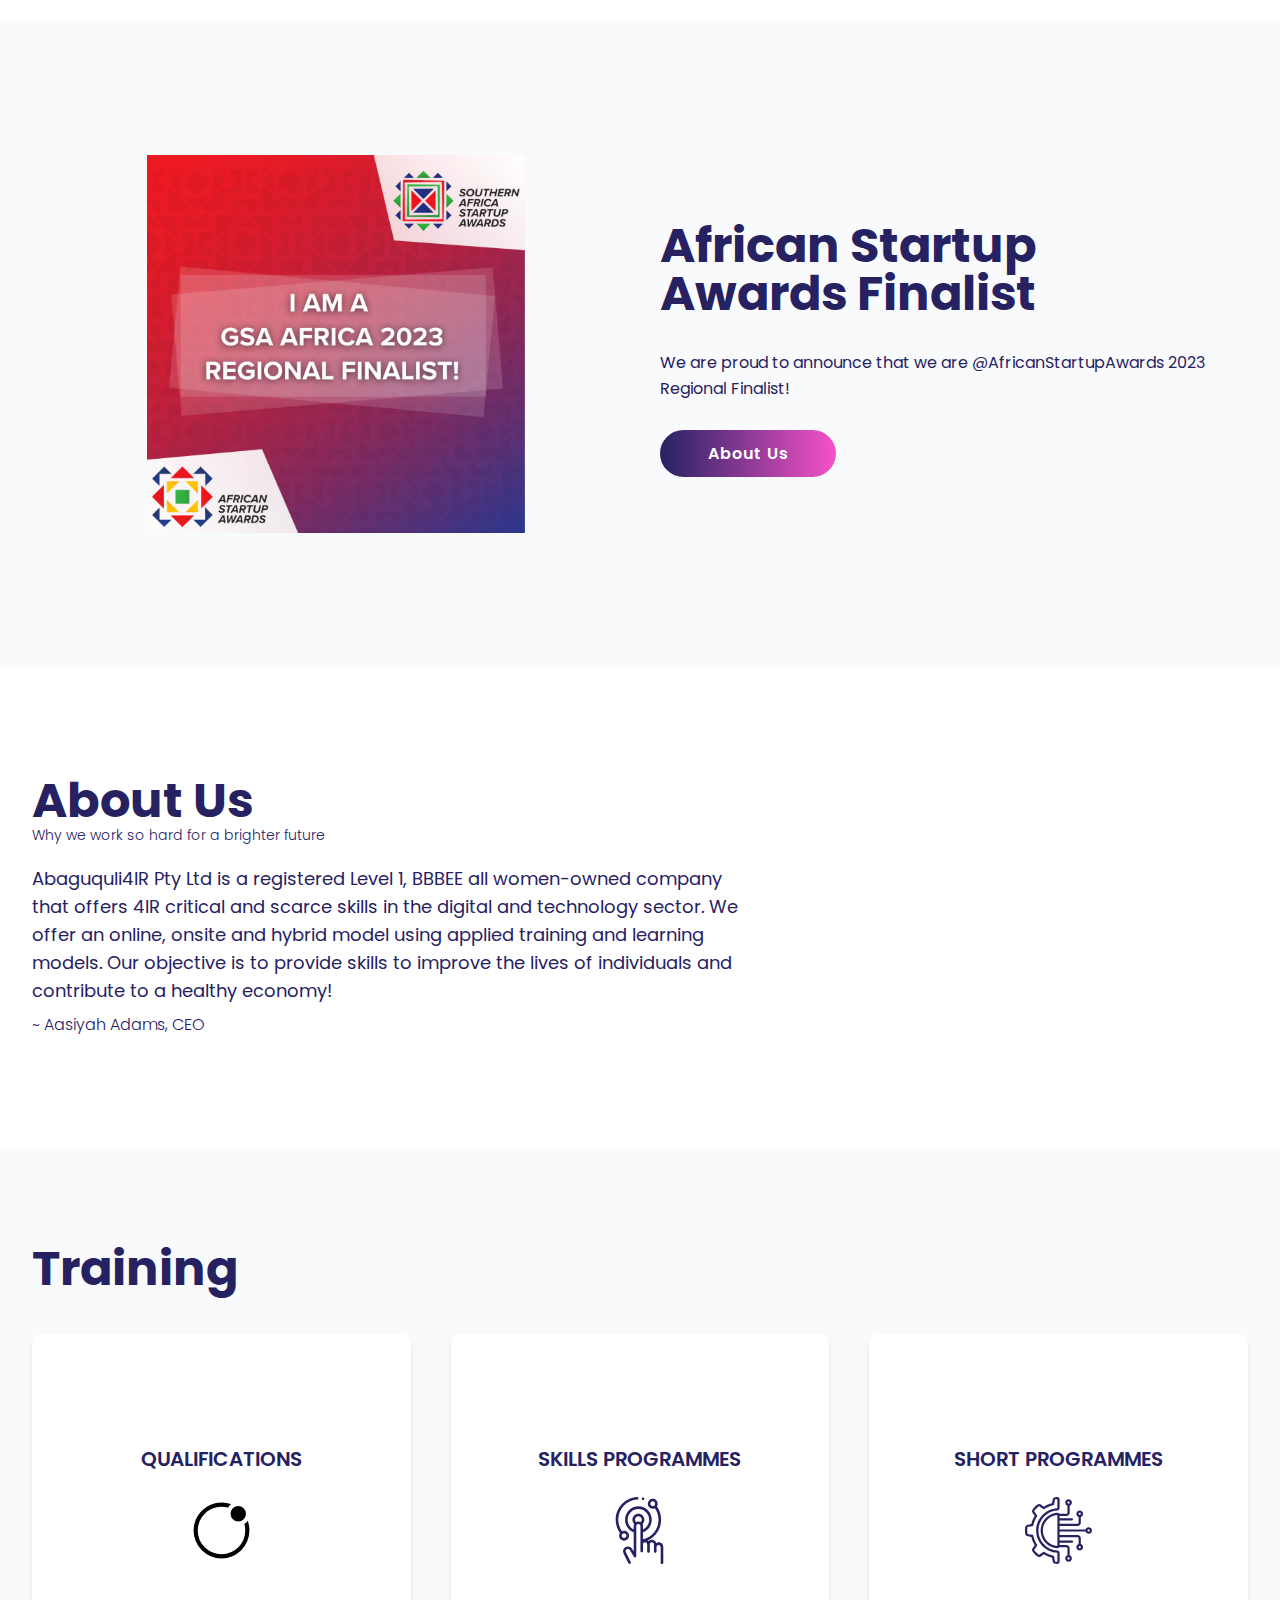
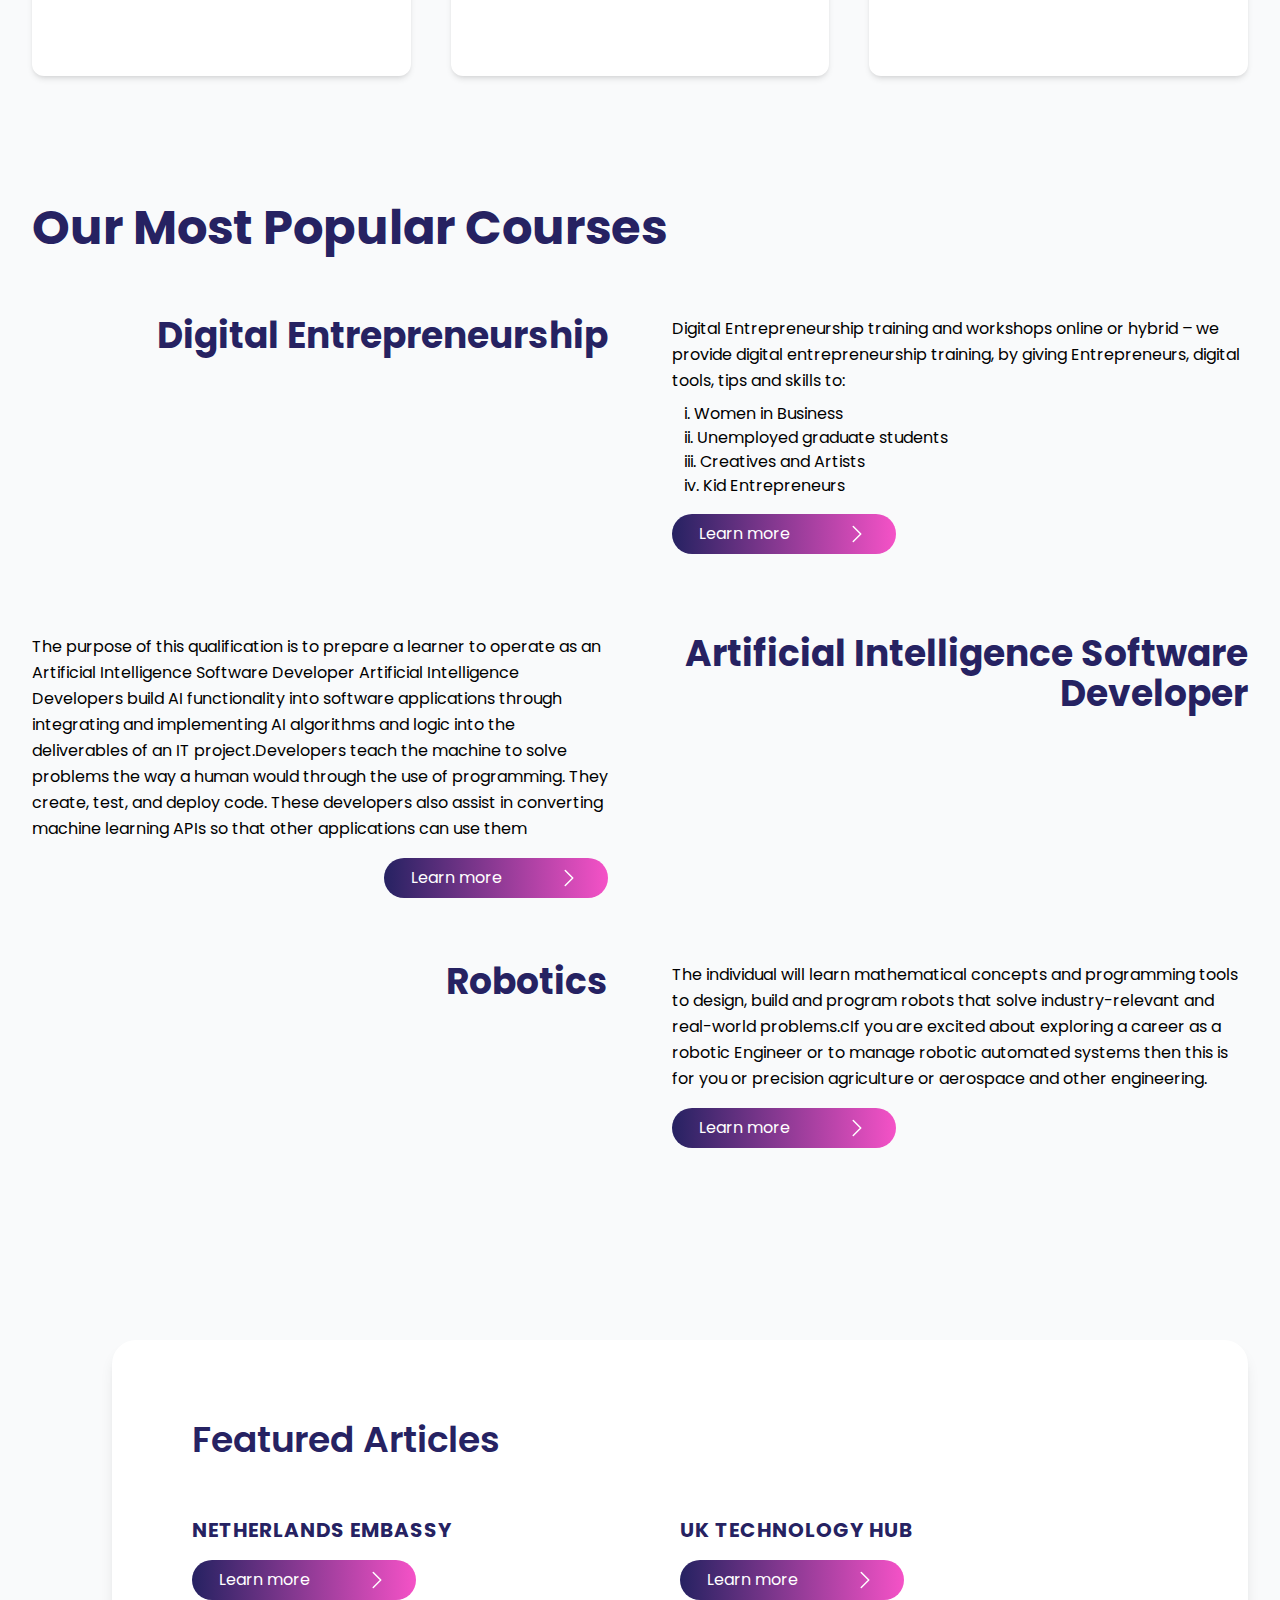
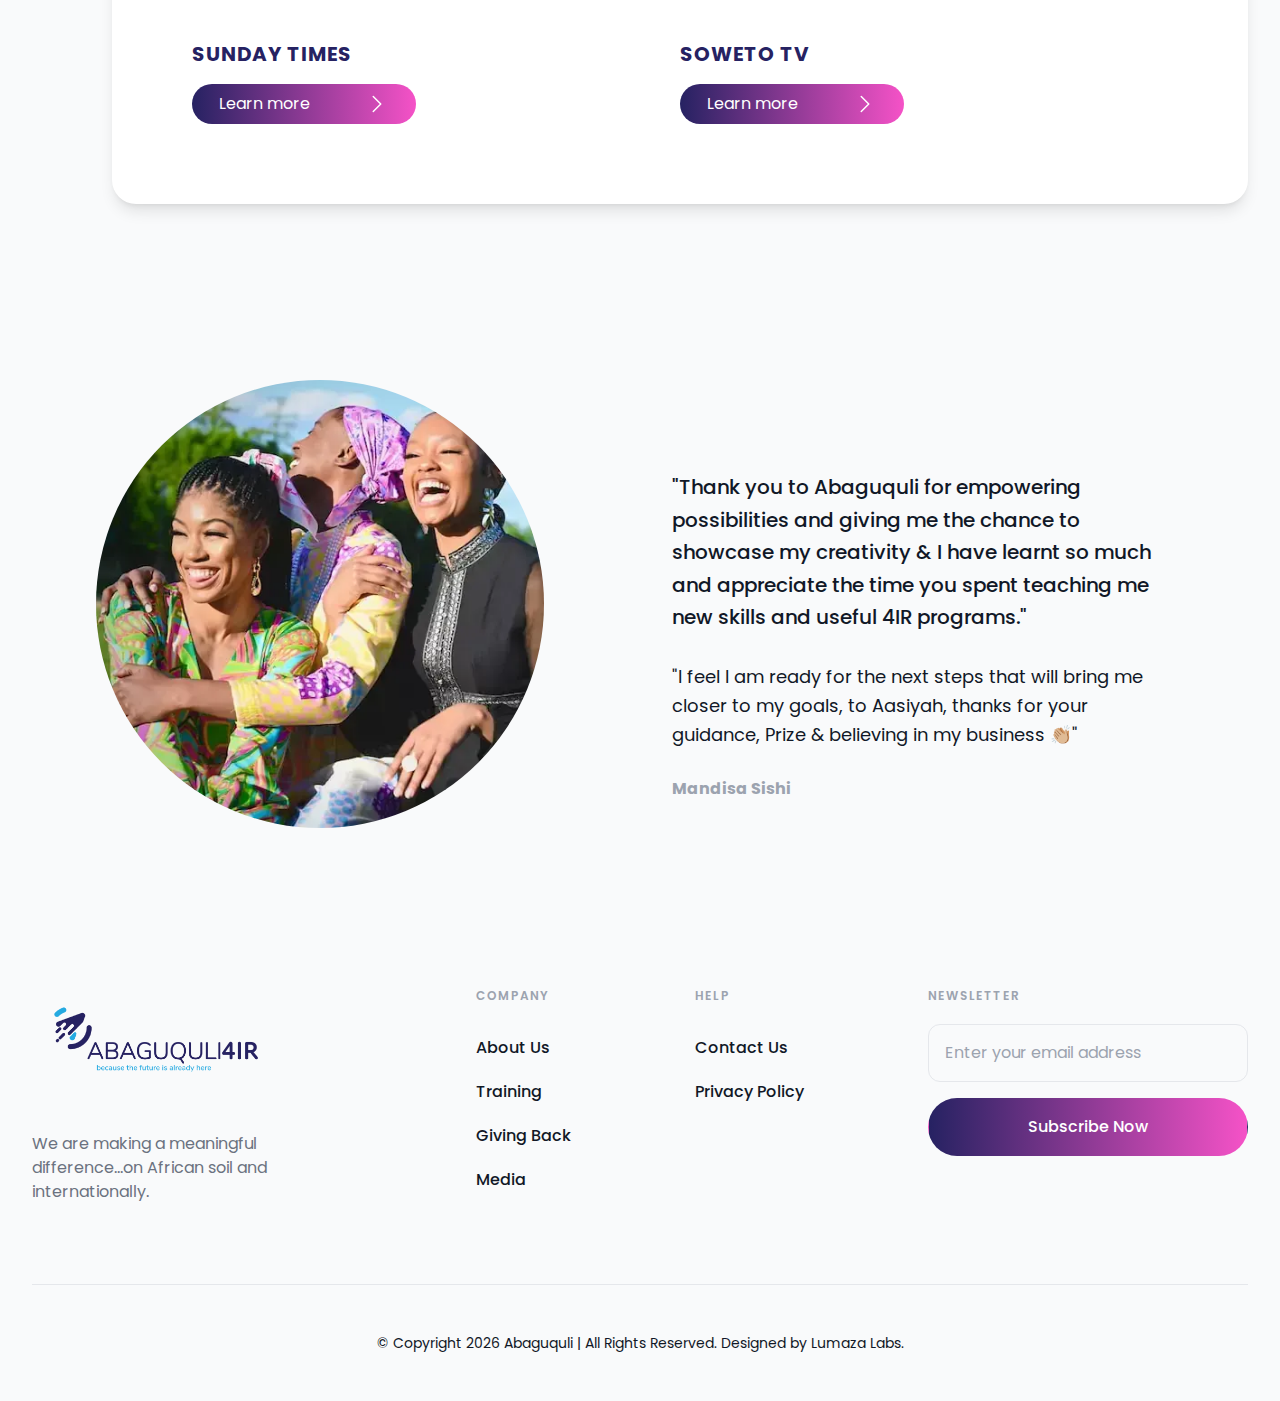
<file: public/index-TGE.html>
<!DOCTYPE html>
<html lang="en">
  <head>
    <!-- Google tag (gtag.js) -->
    <script
      async
      src="https://www.googletagmanager.com/gtag/js?id=G-2C2XW6RGER"
    ></script>
    <script>
      window.dataLayer = window.dataLayer || [];
      function gtag() {
        dataLayer.push(arguments);
      }
      gtag("js", new Date());

      gtag("config", "G-2C2XW6RGER");
    </script>
    <meta charset="UTF-8" />
    <meta http-equiv="X-UA-Compatible" content="IE=edge" />
    <meta name="viewport" content="width=device-width, initial-scale=1.0" />
    <link rel="stylesheet" href="output.css" />
    <link rel="icon" href="images/favicon.webp" />
    <meta
      name="description"
      content="Abaguquli offers a range of training interventions and manage and support services across various industries. Our goal to empower and inspire."
    />
    <meta
      name="og:title"
      content="Transforming lives through innovation & education | Abaguquli"
    />
    <meta
      name="og:description"
      content="Abaguquli offers a range of training interventions and manage and support services across various industries. Our goal to empower and inspire."
    />
    <meta
      name="og:image"
      content="https://lumazalabs.github.io/abaguquli/public/Logos/logo_full-blue.webp"
    />
    <title>Transforming lives through innovation & education | Abaguquli</title>

    <script
      type="text/javascript"
      src="//s3.amazonaws.com/downloads.mailchimp.com/js/mc-validate.js"
    ></script>
    <script type="text/javascript">
      (function ($) {
        window.fnames = new Array();
        window.ftypes = new Array();
        fnames[0] = "EMAIL";
        ftypes[0] = "email";
        fnames[1] = "FNAME";
        ftypes[1] = "text";
        fnames[2] = "LNAME";
        ftypes[2] = "text";
        fnames[3] = "ADDRESS";
        ftypes[3] = "address";
        fnames[4] = "PHONE";
        ftypes[4] = "phone";
        fnames[5] = "BIRTHDAY";
        ftypes[5] = "birthday";
      })(jQuery);
      var $mcj = jQuery.noConflict(true);
    </script>
    <!--End mc_embed_signup-->
  </head>
  <body>
    <!-- SPINNER -->
    <div
      id="loader"
      class="h-screen w-screen fixed overflow-hidden flex justify-center items-center bg-white z-50"
    >
      <div class="wave animate-wave"></div>
      <div class="wave animate-wave animation-delay-100"></div>
      <div class="wave animate-wave animation-delay-200"></div>
      <div class="wave animate-wave animation-delay-300"></div>
      <div class="wave animate-wave animation-delay-400"></div>
      <div class="wave animate-wave animation-delay-500"></div>
      <div class="wave animate-wave animation-delay-600"></div>
      <div class="wave animate-wave animation-delay-700"></div>
      <div class="wave animate-wave animation-delay-800"></div>
      <div class="wave animate-wav animation-delay-900"></div>
    </div>
    <div class="relative">
      <img
        src="images/abaguquli-bg.webp"
        class="h-full absolute right-0 -z-10 hidden md:block"
      />
      <header class="mx-auto">
        <!-- lg+ -->
        <div class="relative bg-transparent max-w-7xl mx-auto">
          <div class="absolute inset-0"></div>

          <div class="absolute inset-0"></div>

          <div class="relative py-2 px-4 mx-auto sm:px-6 lg:px-8">
            <nav class="flex items-center justify-between h-auto">
              <div class="flex-shrink- 0">
                <a
                  href="index.html"
                  title="Go visit the Abaguquli Home Page"
                  class="flex"
                >
                  <img
                    class="w-auto h-20 md:h-24 xl:h-28"
                    src="images/abaguquli4ir-logo.webp"
                    alt="Abguquli Logo"
                  />
                </a>
              </div>

              <button
                type="button"
                id="menu-btn"
                class="inline-flex p-2 text-adopt transition-all duration-200 rounded-2xl lg:hidden focus:text-adopt-dark hover:text-adopt-dark"
              >
                <svg
                  class="w-7 h-7"
                  xmlns="http://www.w3.org/2000/svg"
                  fill="none"
                  viewBox="0 0 24 24"
                  stroke="currentColor"
                >
                  <path
                    stroke-linecap="round"
                    stroke-linejoin="round"
                    stroke-width="2"
                    d="M4 6h16M4 12h16m-7 6h7"
                  />
                </svg>
              </button>

              <div class="hidden lg:flex lg:items-center lg:space-x-10">
                <a
                  href="training.html"
                  title="We offer many courses amongst many different sectors to enable and empower people around us. Take a look at the various courses we have to offer."
                  class="text-base font-medium text-champagne hover:text-purple focus:text-purple transition-all duration-200"
                >
                  Training
                </a>

                <a
                  href="npo.html"
                  title="Learn more about how we give back to the community."
                  class="text-base font-medium text-champagne hover:text-purple focus:text-purple transition-all duration-200"
                >
                  Giving Back
                </a>

                <a
                  href="media.html"
                  title="Abaguquli has been featured in the media multiple times. View the articles and posts we have recently been featured in"
                  class="text-base font-medium text-champagne hover:text-purple focus:text-purple transition-all duration-200"
                >
                  Media
                </a>

                <a
                  href="contact-us.html"
                  title="Get in touch with us!"
                  class="text-base font-medium text-champagne hover:text-purple focus:text-purple transition-all duration-200"
                >
                  Contact Us
                </a>

                <a
                  href="tge2023.html"
                  title="Learn more about the up and coming Thriving in the Gig Economy Conference."
                  class="inline-flex items-center justify-center px-8 py-2.5 text-base font-medium bg-gradient-to-r from-blue to-purple text-white transition-all duration-200 border border-transparent rounded-full hover:shadow-md hover:shadow-purple"
                  role="button"
                >
                  TGE2023
                </a>
              </div>
            </nav>
          </div>
        </div>

        <!-- xs to lg -->
        <nav
          id="phone-menu"
          class="hidden ease-in flex-col w-screen h-screen fixed overflow-hidden top-0 right-0 z-10 px-10 py-10 bg-gray-50 sm:px-6"
        >
          <svg
            xmlns="http://www.w3.org/2000/svg"
            fill="none"
            viewBox="0 0 24 24"
            stroke-width="1.5"
            stroke="currentColor"
            class="w-6 h-6"
            id="exit-btn"
          >
            <path
              stroke-linecap="round"
              stroke-linejoin="round"
              d="M6 18L18 6M6 6l12 12"
            />
          </svg>

          <div class="flex flex-col flex-grow h-full items-end">
            <nav class="flex flex-col space-y-2 items-end">
              <a
                href="training.html"
                title="We offer many courses amongst many different sectors to enable and empower people around us. Take a look at the various courses we have to offer."
                class="flex py-2 font-medium text-blue transition-all duration-200 hover:translate-x-1 focus:translate-x-1"
              >
                Training
              </a>

              <a
                href="npo.html"
                title="Learn more about how we give back to the community."
                class="flex py-2 font-medium text-blue transition-all duration-200 hover:translate-x-1 focus:translate-x-1"
              >
                Giving Back
              </a>

              <a
                href="media.html"
                title="Abaguquli has been featured in the media multiple times. View the articles and posts we have recently been featured in"
                class="flex py-2 font-medium text-blue transition-all duration-200 hover:translate-x-1 focus:translate-x-1"
              >
                Media
              </a>
              <a
                href="contact-us.html"
                title="Get in touch with us!"
                class="flex py-2 font-medium text-blue transition-all duration-200 hover:translate-x-1 focus:translate-x-1"
              >
                Contact Us
              </a>
            </nav>

            <div class="flex flex-col mt-6">
              <a
                href="tge2023.html"
                id=""
                title="Learn more about the up and coming Thriving in the Gig Economy Conference."
                class="inline-flex items-end justify-center px-8 py-2.5 text-base font-medium bg-gradient-to-r from-blue to-purple text-white transition-all duration-200 border border-transparent rounded-full hover:shadow-md hover:shadow-purple"
                role="button"
              >
                TGE2023
              </a>
            </div>
          </div>
        </nav>
      </header>

      <!-- HERO SECTION -->
      <section class="py-44 xl:pb-52 xl:pt-40 2xl:pb-64 2xl:pt-52">
        <div class="px-4 mx-auto max-w-7xl">
          <p
            class="tracking-widest text-sm font-medium text-blue pb-2 opacity-80"
          >
            NEWS
          </p>
          <h1
            class="md:w-1/2 text-center md:text-left text-5xl md:text-5xl lg:text-6xl xl:text-7xl font-bold relative text-blue"
          >
            We are now QCTO accredited!
            <img
              src="images/ellipse.webp"
              class="md:hidden absolute -z-10 -left-10 -top-20 h-56 w-56"
            />
          </h1>
          <p class="pb-10 md:w-1/2 text-center md:text-left mt-4 text-blue">
            As of [month] 2023, we now offer accredited QCTO trainings. Click
            the button down below to view the various trainings we offer.
          </p>
          <div class="flex flex-col sm:flex-row gap-3">
            <a
              href="training.html#qcto-training"
              class="inline-flex items-center justify-center ring-2 ring-purple text-blue hover:bg-blue hover:ring-0 hover:text-white px-12 py-3 rounded-3xl transition-all"
              >QCTO Programmes</a
            >
            <a
              href="training.html"
              class="inline-flex items-center justify-center px-8 py-2.5 text-base font-medium bg-gradient-to-r from-blue to-purple text-white transition-all duration-200 border border-transparent rounded-full hover:shadow-md hover:shadow-purple"
            >
              Training Programmes
            </a>
          </div>
        </div>
      </section>
    </div>

    <img
      src="images/grindstone-10.webp"
      alt="Naspers Labs top-10 company image"
      class="w-full h-auto mb-15"
    />

    <!-- FEATURED SECTION -->

    <section class="py-8 md:py-8 lg:py-16">
      <div class="max-w-8xl px-4 mx-auto sm:px-6 lg:px-8">
        <div class="text-center">
          <h2 class="text-xl font-semibold text-adopt">AS FEATURED IN...</h2>
        </div>

        <div
          class="mx-auto grid grid-cols-2 grid-rows-2 md:grid-cols-5 md:grid-rows-1 justify-items-center mt-8 items-center gap-10"
        >
          <img class="h-24 w-auto" src="images/image-3.webp" />
          <img class="h-24 w-auto" src="images/image-4.webp" />
          <img class="h-24 w-auto" src="images/image-5.webp" />
          <img class="h-24 w-auto" src="images/image-6.webp" />
          <img class="h-24 w-auto" src="images/image-7.webp" />
        </div>
      </div>
    </section>

    <!-- VOTE NOW -->

    <section id="vote" class="py-16 md:py-20 lg:py-28 bg-gray-50">
      <div class="max-w-7xl px-4 mx-auto sm:px-6 lg:px-8">
        <div class="grid md:grid-cols-2 p-5 gap-10 place-items-center">
          <img src="images/vote_now.webp" class="md:w-8/12 h-auto" />
          <div>
            <h2
              class="text-3xl md:text-4xl lg:text-5xl font-bold text-blue pb-8"
            >
              African Startup Awards Finalist
            </h2>
            <p class="text-base text-blue pb-10 leading-relaxed">
              We are proud to announce that we are @AfricanStartupAwards 2023
              Regional Finalist!
            </p>
            <a
              href="index.html#about-us"
              target=""
              class="bg-gradient-to-r from-blue to-purple rounded-full hover:opacity-90 focus:opacity-90 tracking-wider text-white px-12 py-3 font-semibold"
            >
              About Us
            </a>
          </div>
        </div>
      </div>
    </section>

    <!-- ABOUT US -->

    <section id="about-us" class="py-16 md:py-20 lg:py-28">
      <div class="max-w-7xl px-4 mx-auto sm:px-6 lg:px-8">
        <div class="text-center md:text-left xl:w-7/12">
          <h2 class="text-3xl md:text-4xl lg:text-5xl font-bold text-blue">
            About Us
          </h2>
          <p class="text-blue font-light text-sm">
            Why we work so hard for a brighter future
          </p>
          <p class="text-blue text-lg pt-5">
            Abaguquli4IR Pty Ltd is a registered Level 1, BBBEE all women-owned
            company that offers 4IR critical and scarce skills in the digital
            and technology sector. We offer an online, onsite and hybrid model
            using applied training and learning models. Our objective is to
            provide skills to improve the lives of individuals and contribute to
            a healthy economy!
          </p>

          <p class="font-light text-base text-blue pt-2">
            ~ Aasiyah Adams, CEO
          </p>
        </div>
      </div>
    </section>

    <!-- TRAINING SECTION -->

    <section class="py-16 md:py-8 lg:py-24 bg-gray-50">
      <div class="max-w-7xl px-4 mx-auto sm:px-6 lg:px-8">
        <div class="">
          <h2 class="text-3xl md:text-4xl lg:text-5xl font-bold text-blue">
            Training
          </h2>
        </div>
        <div
          class="grid grid-cols-1 md:grid-cols-3 grid-rows-3 md:grid-rows-1 gap-10 pt-10"
        >
          <a
            href="training.html#qcto-training"
            class="w-full h-full rounded-xl shadow-md bg-white hover:bg-gray-50 p-5 py-28"
          >
            <div class="flex flex-col items-center justify-center gap-6">
              <h2 class="text-xl font-semibold text-center text-blue">
                QUALIFICATIONS
              </h2>
              <svg
                width="67"
                height="67"
                xmlns="http://www.w3.org/2000/svg"
                viewBox="0 96 960 960"
              >
                <path
                  d="M480 576Zm-400 0q0-83 31.5-156t86-127Q252 239 325 207.5T480 176q36 0 71 6t67 18q-14 10-25 22.5T574 249q-23-7-46-10t-48-3q-141 0-240.5 99T140 576q0 141 99.5 240.5T480 916q142 0 241-99.5T820 576q0-25-3-48t-10-46q14-8 26.5-19t22.5-25q12 32 18 67t6 71q0 82-31.5 155T763 858.5q-54 54.5-127 86T480 976q-82 0-155-31.5t-127.5-86Q143 804 111.5 731T80 576Zm640-130q-45 0-77.5-32.5T610 336q0-46 32.5-78t77.5-32q46 0 78 32t32 78q0 45-32 77.5T720 446Z"
                />
              </svg>
            </div>
          </a>
          <a
            href="training.html#vendor-programmes"
            class="w-full h-full rounded-xl shadow-md bg-white hover:bg-gray-50 transition-all p-5 py-28"
          >
            <div class="flex flex-col items-center justify-center gap-6">
              <h2 class="text-xl font-semibold text-center text-blue">
                SKILLS PROGRAMMES
              </h2>
              <img src="images/touch-tech.svg" alt="Technology touch icon" />
            </div>
          </a>
          <a
            href="training.html#short-programmes"
            class="w-full h-full rounded-xl shadow-md bg-white hover:bg-gray-50 p-5 py-28"
          >
            <div class="flex flex-col items-center justify-center gap-6">
              <h2 class="text-xl font-semibold text-center text-blue">
                SHORT PROGRAMMES
              </h2>
              <img src="images/technology.svg" alt="Technology icon" />
            </div>
          </a>
        </div>

        <!-- MOST POPULAR COURSES -->

        <div class="pt-32">
          <h2 class="text-3xl md:text-4xl lg:text-5xl font-bold text-blue">
            Our Most Popular Courses
          </h2>
        </div>
        <div class="mx-auto mt-12 sm:mt-16 lg:mt-22">
          <div
            class="grid grid-cols-1 md:grid-cols-2 md:gap-x-16 gap-y-8 items-start"
          >
            <div class="md:justify-self-end">
              <h3 class="text-4xl text-center font-bold text-blue mb-5">
                Digital Entrepreneurship
              </h3>
            </div>
            <div class="text-center md:text-left">
              <p class="text-base font-normal text-black-3 leading-relaxed">
                Digital Entrepreneurship training and workshops online or hybrid
                – we provide digital entrepreneurship training, by giving
                Entrepreneurs, digital tools, tips and skills to:
              </p>
              <ul class="md:pl-3 pt-2 mb-4">
                <li>i. Women in Business</li>
                <li>ii. Unemployed graduate students</li>
                <li>iii. Creatives and Artists</li>
                <li>iv. Kid Entrepreneurs</li>
              </ul>
              <a
                href="training.html#digital-entrepreneurship"
                class="inline-flex justify-around bg-gradient-to-r from-blue to-purple hover:shadow-purple transition-all w-56 py-2 rounded-full"
              >
                <p class="text-white text-">Learn more</p>
                <svg
                  xmlns="http://www.w3.org/2000/svg"
                  fill="none"
                  viewBox="0 0 24 24"
                  stroke-width="1.5"
                  stroke="currentColor"
                  class="w-6 h-6 text-white"
                >
                  <path
                    stroke-linecap="round"
                    stroke-linejoin="round"
                    d="M8.25 4.5l7.5 7.5-7.5 7.5"
                  />
                </svg>
              </a>
            </div>
          </div>

          <div
            class="grid items-start grid-cols-1 md:grid-cols-2 md:gap-x-16 gap-y-8 pt-20"
          >
            <div class="md:order-last text-center md:justify-self-start">
              <h3 class="text-4xl md:text-right font-bold text-blue">
                Artificial Intelligence Software Developer
              </h3>
            </div>

            <div class="text-center md:text-right">
              <p
                class="text-base md:text-left font-normal text-black-3 mb-4 leading-relaxed"
              >
                The purpose of this qualification is to prepare a learner to
                operate as an Artificial Intelligence Software Developer
                Artificial Intelligence Developers build AI functionality into
                software applications through integrating and implementing AI
                algorithms and logic into the deliverables of an IT
                project.Developers teach the machine to solve problems the way a
                human would through the use of programming. They create, test,
                and deploy code. These developers also assist in converting
                machine learning APIs so that other applications can use them
              </p>
              <a
                href="training.html#artificial-intelligence"
                class="inline-flex justify-around bg-gradient-to-r from-blue to-purple hover:shadow-purple transition-all w-56 py-2 rounded-full"
              >
                <p class="text-white text-">Learn more</p>
                <svg
                  xmlns="http://www.w3.org/2000/svg"
                  fill="none"
                  viewBox="0 0 24 24"
                  stroke-width="1.5"
                  stroke="currentColor"
                  class="w-6 h-6 text-white"
                >
                  <path
                    stroke-linecap="round"
                    stroke-linejoin="round"
                    d="M8.25 4.5l7.5 7.5-7.5 7.5"
                  />
                </svg>
              </a>
            </div>
          </div>

          <div class="mx-auto mt-12 sm:mt-16 lg:mt-22">
            <div
              class="grid grid-cols-1 md:grid-cols-2 md:gap-x-16 gap-y-8 items-start"
            >
              <div class="md:justify-self-end text-center">
                <h3 class="text-4xl font-bold text-blue mb-5">Robotics</h3>
              </div>
              <div class="text-center md:text-left">
                <p
                  class="text-base font-normal text-black-3 mb-4 leading-relaxed"
                >
                  The individual will learn mathematical concepts and
                  programming tools to design, build and program robots that
                  solve industry-relevant and real-world problems.cIf you are
                  excited about exploring a career as a robotic Engineer or to
                  manage robotic automated systems then this is for you or
                  precision agriculture or aerospace and other engineering.
                </p>
                <a
                  href="training.html#robotics"
                  class="inline-flex justify-around bg-gradient-to-r from-blue to-purple hover:shadow-purple transition-all w-56 py-2 rounded-full"
                >
                  <p class="text-white text-">Learn more</p>
                  <svg
                    xmlns="http://www.w3.org/2000/svg"
                    fill="none"
                    viewBox="0 0 24 24"
                    stroke-width="1.5"
                    stroke="currentColor"
                    class="w-6 h-6 text-white"
                  >
                    <path
                      stroke-linecap="round"
                      stroke-linejoin="round"
                      d="M8.25 4.5l7.5 7.5-7.5 7.5"
                    />
                  </svg>
                </a>
              </div>
            </div>
          </div>
        </div>
      </div>
    </section>

    <!-- FEATURED ARTICLES -->

    <section class="py-8 md:py-8 lg:py-24 bg-gray-50">
      <div class="max-w-7xl px-4 mx-auto sm:px-6 lg:px-8">
        <div class="bg-white rounded-3xl shadow-lg p-20 md:ml-20">
          <h2
            class="text-2xl md:text-2xl lg:text-3xl xl:text-4xl text-blue font-semibold mb-4 text-center md:text-left"
          >
            Featured Articles
          </h2>
          <div
            class="grid grid-cols-1 md:grid-cols-2 grid-rows-4 md:grid-rows-2 justify-items-center md:justify-items-start"
          >
            <div class="text-center md:text-left mt-10">
              <h4
                class="text-blue font-bold uppercase text-base md:text-xl tracking-wider mb-4"
              >
                Netherlands Embassy
              </h4>
              <a
                href="https://www.linkedin.com/feed/update/urn:li:activity:6977713654167130112?utm_source=share&utm_medium=member_ios"
                title="Netherlands Embassy Article about Abaguquli"
                class="inline-flex justify-around bg-gradient-to-r from-blue to-purple hover:shadow-purple transition-all w-56 py-2 rounded-full"
              >
                <p class="text-white text-center">Learn more</p>
                <svg
                  xmlns="http://www.w3.org/2000/svg"
                  fill="none"
                  viewBox="0 0 24 24"
                  stroke-width="1.5"
                  stroke="currentColor"
                  class="w-6 h-6 text-white"
                >
                  <path
                    stroke-linecap="round"
                    stroke-linejoin="round"
                    d="M8.25 4.5l7.5 7.5-7.5 7.5"
                  />
                </svg>
              </a>
            </div>
            <div class="text-center md:text-left mt-10">
              <h4
                class="text-blue font-bold uppercase text-base md:text-xl tracking-wider mb-4"
              >
                UK TECHNOLOGY HUB
              </h4>
              <a
                href="https://www.linkedin.com/posts/aasiyahadams_feature-abaguquli-activity-6980111712192466944-n0l6?"
                title="UK Technology Hub article about Abaguquli"
                class="inline-flex justify-around bg-gradient-to-r from-blue to-purple hover:shadow-purple transition-all w-56 py-2 rounded-full"
              >
                <p class="text-white text-">Learn more</p>
                <svg
                  xmlns="http://www.w3.org/2000/svg"
                  fill="none"
                  viewBox="0 0 24 24"
                  stroke-width="1.5"
                  stroke="currentColor"
                  class="w-6 h-6 text-white"
                >
                  <path
                    stroke-linecap="round"
                    stroke-linejoin="round"
                    d="M8.25 4.5l7.5 7.5-7.5 7.5"
                  />
                </svg>
              </a>
            </div>
            <div class="text-center md:text-left mt-10">
              <h4
                class="text-blue font-bold uppercase text-base md:text-xl tracking-wider mb-4"
              >
                Sunday times
              </h4>
              <a
                href="https://www.timeslive.co.za/sunday-times/business/2021-02-07-my-brilliant-career-helping-young-people-prepare-for-revolution/"
                class="inline-flex justify-around bg-gradient-to-r from-blue to-purple hover:shadow-purple transition-all w-56 py-2 rounded-full"
              >
                <p class="text-white text-">Learn more</p>
                <svg
                  xmlns="http://www.w3.org/2000/svg"
                  fill="none"
                  viewBox="0 0 24 24"
                  stroke-width="1.5"
                  stroke="currentColor"
                  class="w-6 h-6 text-white"
                >
                  <path
                    stroke-linecap="round"
                    stroke-linejoin="round"
                    d="M8.25 4.5l7.5 7.5-7.5 7.5"
                  />
                </svg>
              </a>
            </div>
            <div class="text-center md:text-left mt-10">
              <h4
                class="text-blue font-bold uppercase text-base md:text-xl tracking-wider mb-4"
              >
                Soweto TV
              </h4>
              <a
                href="https://www.linkedin.com/posts/aasiyahadams_interview-4ir-aieducation-activity-7019756079735549952-3ZLn?utm_source=share&utm_medium=member_desktop"
                title="Soweto TV article about Abaguquli"
                class="inline-flex justify-around bg-gradient-to-r from-blue to-purple hover:shadow-purple transition-all w-56 py-2 rounded-full"
              >
                <p class="text-white text-">Learn more</p>
                <svg
                  xmlns="http://www.w3.org/2000/svg"
                  fill="none"
                  viewBox="0 0 24 24"
                  stroke-width="1.5"
                  stroke="currentColor"
                  class="w-6 h-6 text-white"
                >
                  <path
                    stroke-linecap="round"
                    stroke-linejoin="round"
                    d="M8.25 4.5l7.5 7.5-7.5 7.5"
                  />
                </svg>
              </a>
            </div>
          </div>
        </div>
      </div>
    </section>

    <!-- TESTIMONIAL SECTION -->

    <section class="py-16 bg-gray-50 sm:py-16 lg:py-20">
      <div class="px-4 mx-auto max-w-7xl sm:px-6 lg:px-8">
        <div
          class="grid items-center grid-cols-1 md:grid-cols-2 md:gap-16 gap-y-10"
        >
          <div class="-mx-4 sm:mx-0 px-8">
            <img
              class="w-full max-w-md mx-auto rounded-full"
              src="images/people.webp"
              alt="Group of friends laughing together that represent Mandisa Sishi."
            />
          </div>

          <div class="xl:pr-24">
            <blockquote class="mt-8 md:mt-16">
              <p
                class="text-xl font-medium leading-relaxed text-gray-900 font-pj"
              >
                "Thank you to Abaguquli for empowering possibilities and giving
                me the chance to showcase my creativity & I have learnt so much
                and appreciate the time you spent teaching me new skills and
                useful 4IR programs."
              </p>
            </blockquote>

            <blockquote class="mt-5 md:mt-7">
              <p
                class="text-lg font-normal leading-relaxed text-gray-900 font-pj"
              >
                "I feel I am ready for the next steps that will bring me closer
                to my goals, to Aasiyah, thanks for your guidance, Prize &
                believing in my business 👏🏼"
              </p>
            </blockquote>

            <p class="mt-5 text-base font-bold text-gray-400 md:mt-7 font-pj">
              Mandisa Sishi
            </p>
          </div>
        </div>
      </div>
    </section>

    <!-- FOOTER -->

    <footer class="py-12 bg-gray-50 sm:pt-16 lg:pt-20">
      <div class="px-4 mx-auto sm:px-6 lg:px-8 max-w-7xl">
        <div
          class="flex flex-wrap items-start md:justify-between gap-y-12 gap-x-24 md:gap-x-12"
        >
          <div class="w-full lg:w-64 xl:w-full xl:max-w-xs">
            <a href="index.html" title="" class="flex">
              <img
                class="w-auto h-28"
                src="images/abaguquli4ir-logo.webp"
                alt="The Abaguquli Logo"
              />
            </a>

            <p class="mt-8 text-base font-normal text-gray-500">
              We are making a meaningful difference...on African soil and
              internationally.
            </p>
          </div>

          <div>
            <p
              class="text-xs font-semibold tracking-widest text-gray-400 uppercase"
            >
              Company
            </p>

            <ul class="mt-8 space-y-5">
              <li>
                <a
                  href="index.html#about-us"
                  title="Learn more about who we are and why we started."
                  class="inline-flex text-base font-medium text-gray-900 transition-all duration-200 hover:translate-x-1 hover:text-blue-600"
                >
                  About Us
                </a>
              </li>

              <li>
                <a
                  href="training.html"
                  title="We offer many courses amongst many different sectors to enable and empower people around us. Take a look at the various courses we have to offer."
                  class="inline-flex text-base font-medium text-gray-900 transition-all duration-200 hover:translate-x-1 hover:text-blue-600"
                >
                  Training
                </a>
              </li>

              <li>
                <a
                  href="npo.html"
                  title="View how we give back to the community."
                  class="inline-flex text-base font-medium text-gray-900 transition-all duration-200 hover:translate-x-1 hover:text-blue-600"
                >
                  Giving Back
                </a>
              </li>

              <li>
                <a
                  href="media.html"
                  title="Abaguquli has been featured in the media multiple times. View the articles and posts we have recently been featured in."
                  class="inline-flex text-base font-medium text-gray-900 transition-all duration-200 hover:translate-x-1 hover:text-blue-600"
                >
                  Media
                </a>
              </li>
            </ul>
          </div>

          <div>
            <p
              class="text-xs font-semibold tracking-widest text-gray-400 uppercase"
            >
              Help
            </p>

            <ul class="mt-8 space-y-5">
              <li>
                <a
                  href="contact-us.html"
                  title="View our contact information"
                  class="inline-flex text-base font-medium text-gray-900 transition-all duration-200 hover:translate-x-1 hover:text-blue-600"
                >
                  Contact Us
                </a>
              </li>

              <li>
                <a
                  href="privacy-policy.html"
                  title="View Abaguquli's Privacy Policy to see how we protect your personal information."
                  class="inline-flex text-base font-medium text-gray-900 transition-all duration-200 hover:translate-x-1 hover:text-blue-600"
                >
                  Privacy Policy
                </a>
              </li>
            </ul>
          </div>

          <div class="w-full md:max-w-xs">
            <p
              class="text-xs font-semibold tracking-widest text-gray-400 uppercase"
            >
              Newsletter
            </p>

            <form
              action="https://abaguquli.us14.list-manage.com/subscribe/post?u=b909c53072fa2983486f927c4&amp;id=fce5129609&amp;f_id=009b92e0f0"
              method="post"
              id="mc-embedded-subscribe-form"
              name="mc-embedded-subscribe-form"
              class="validate mt-5 space-y-4"
              target="_blank"
              novalidate
            >
              <div>
                <label for="mce-EMAIL" class="sr-only"> Email address </label>
                <input
                  type="email"
                  name="EMAIL"
                  id="mce-EMAIL"
                  placeholder="Enter your email address"
                  class="block w-full px-4 py-4 text-base text-gray-900 border border-gray-200 rounded-xl bg-gray-50 focus:bg-white focus:outline-none focus:border-purple focus:ring-1 focus:ring-purple"
                />
              </div>
              <!-- real people should not fill this in and expect good things - do not remove this or risk form bot signups-->
              <div style="position: absolute; left: -5000px" aria-hidden="true">
                <input
                  type="text"
                  name="b_b909c53072fa2983486f927c4_fce5129609"
                  tabindex="-1"
                  value=""
                />
              </div>
              <button
                type="submit"
                value="Subscribe"
                name="subscribe"
                id="mc-embedded-subscribe"
                class="inline-flex bg-gradient-to-r from-blue to-purple items-center justify-center w-full px-6 py-4 text-base font-medium text-white transition-all duration-200 border border-transparent rounded-full hover:shadow-purple focus:shadow-purple"
              >
                Subscribe Now
              </button>
            </form>
          </div>
        </div>

        <div
          class="pt-12 mt-12 text-center border-t border-gray-200 sm:mt-16 lg:mt-20"
        >
          <p class="text-sm font-normal text-gray-900">
            © Copyright <span id="year">2023</span> Abaguquli | All Rights
            Reserved. Designed by
            <a
              href="https://lumazalabs.com"
              class="hover:text-blue focus:text-blue transition-all"
              >Lumaza Labs.</a
            >
          </p>
        </div>
      </div>
    </footer>
  </body>
  <script src="script.js"></script>
  <script src="loader.js"></script>
</html>
</file>
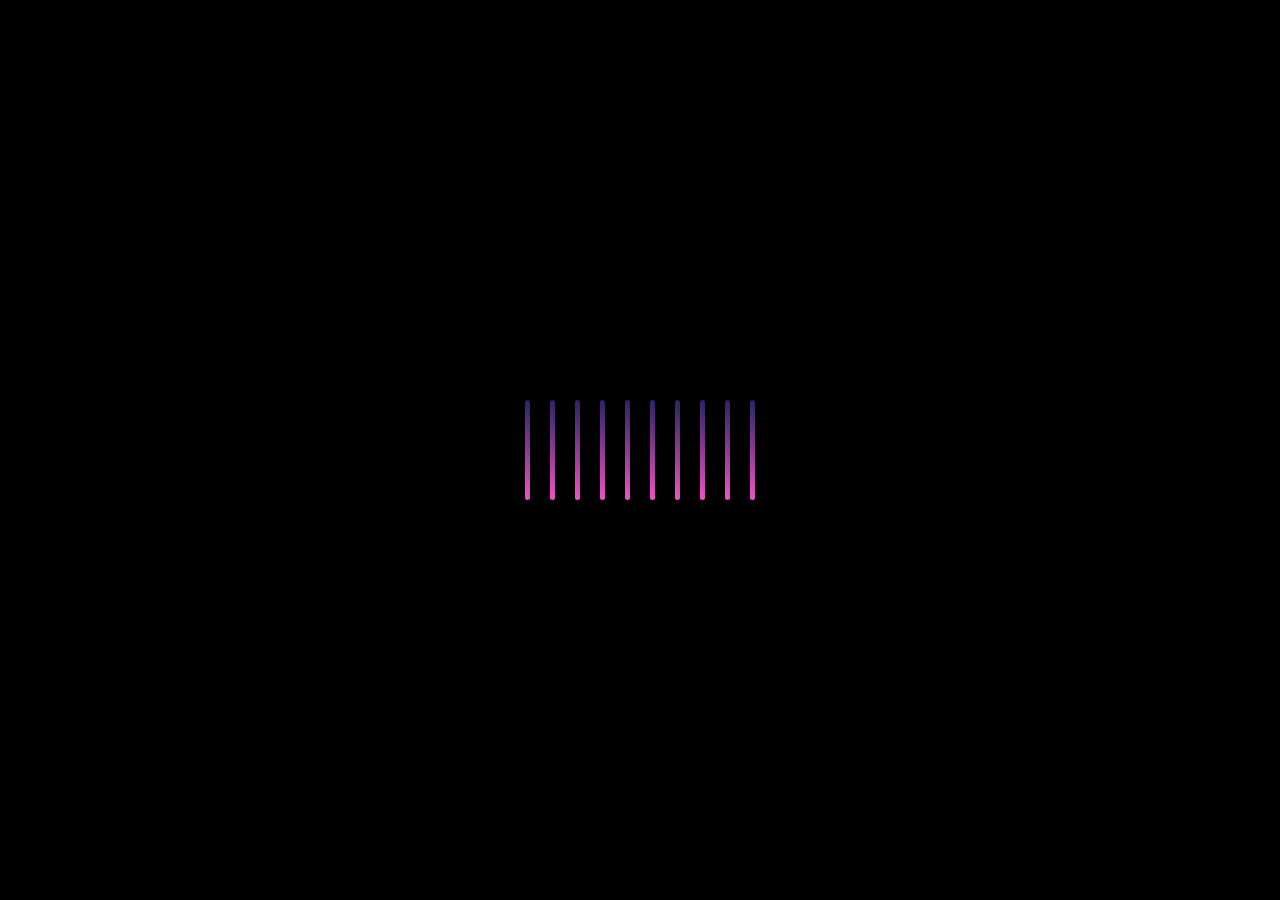
<file: public/loading.html>
<!DOCTYPE html>
<html lang="en">
  <head>
    <meta charset="UTF-8" />
    <meta http-equiv="X-UA-Compatible" content="IE=edge" />
    <meta name="viewport" content="width=device-width, initial-scale=1.0" />
    <link rel="stylesheet" href="output.css" />
    <title>Document</title>
  </head>
  <body>
    <div class="h-screen flex justify-center items-center bg-black">
      <div class="wave animate-wave"></div>
      <p class="text-"></p>
      <div class="wave animate-wave animation-delay-100"></div>
      <div class="wave animate-wave animation-delay-200"></div>
      <div class="wave animate-wave animation-delay-300"></div>
      <div class="wave animate-wave animation-delay-400"></div>
      <div class="wave animate-wave animation-delay-500"></div>
      <div class="wave animate-wave animation-delay-600"></div>
      <div class="wave animate-wave animation-delay-700"></div>
      <div class="wave animate-wave animation-delay-800"></div>
      <div class="wave animate-wav animation-delay-900"></div>
    </div>
  </body>
</html>
</file>
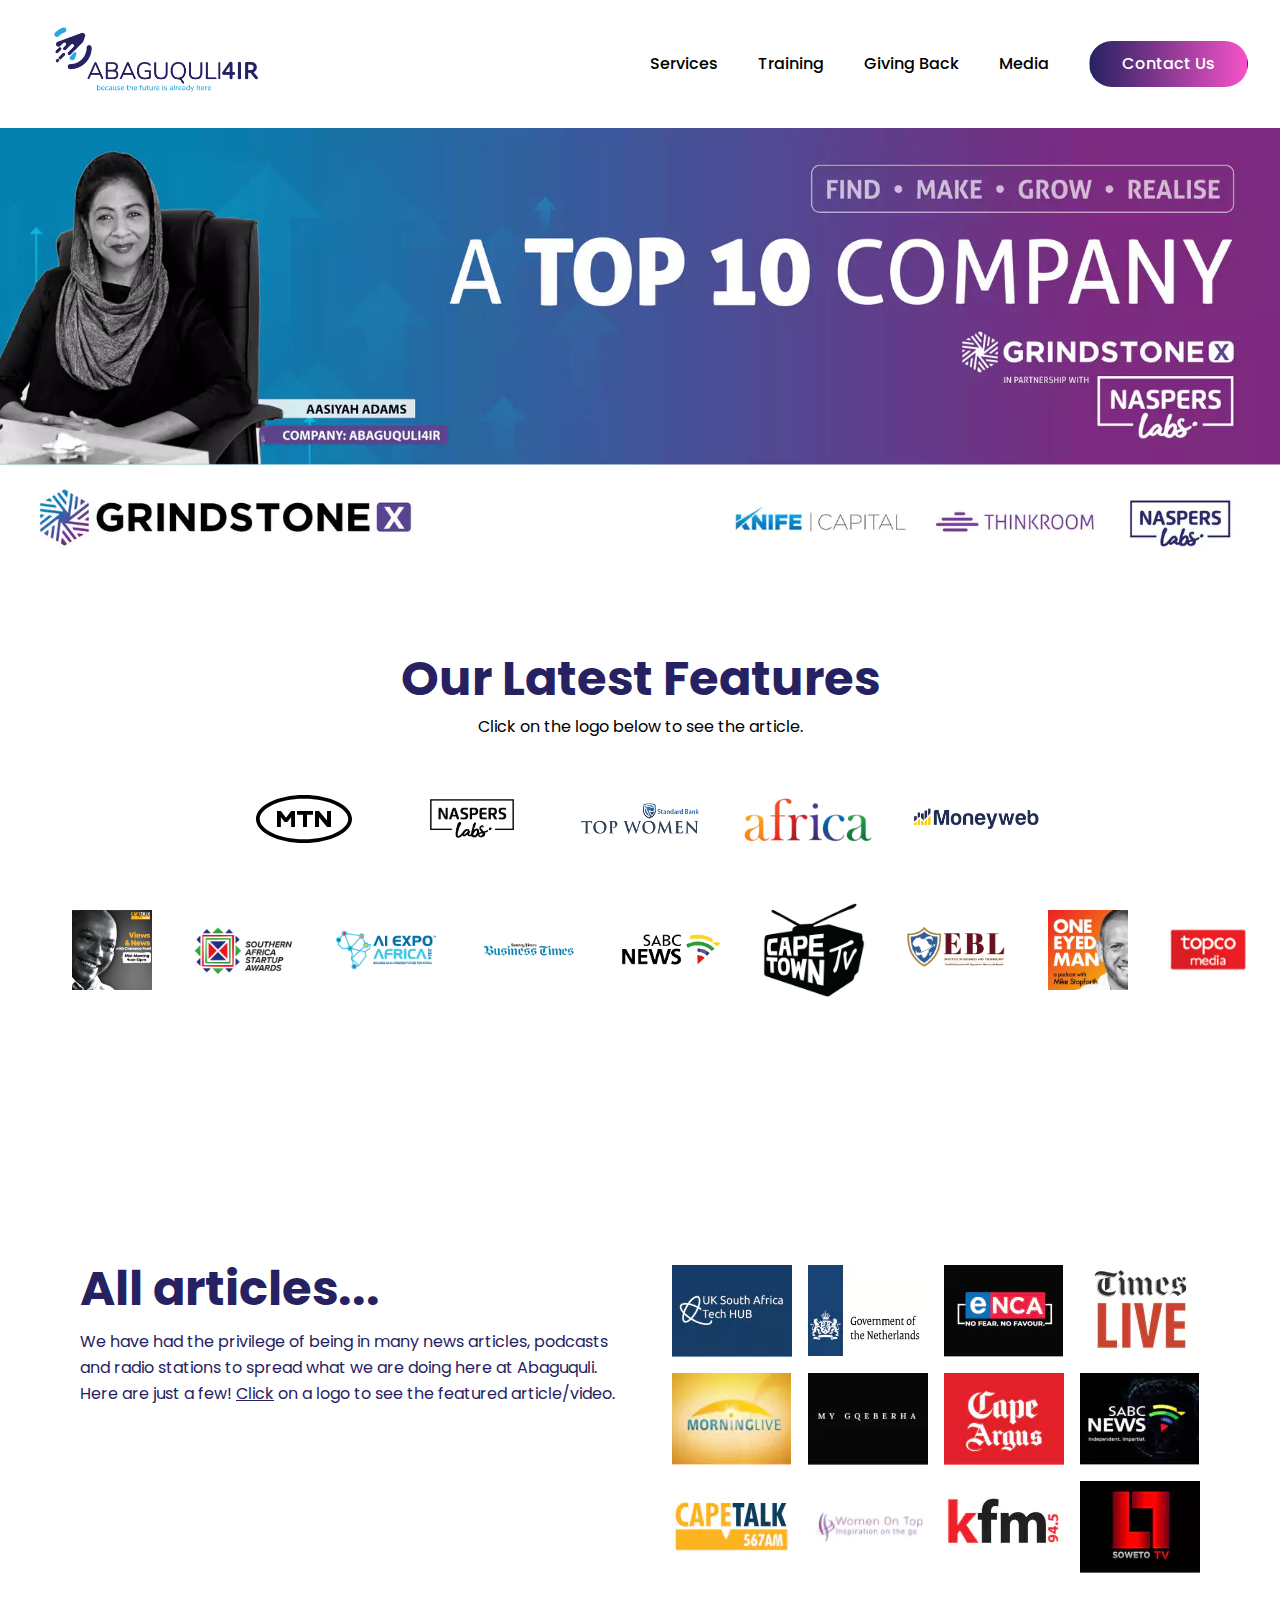
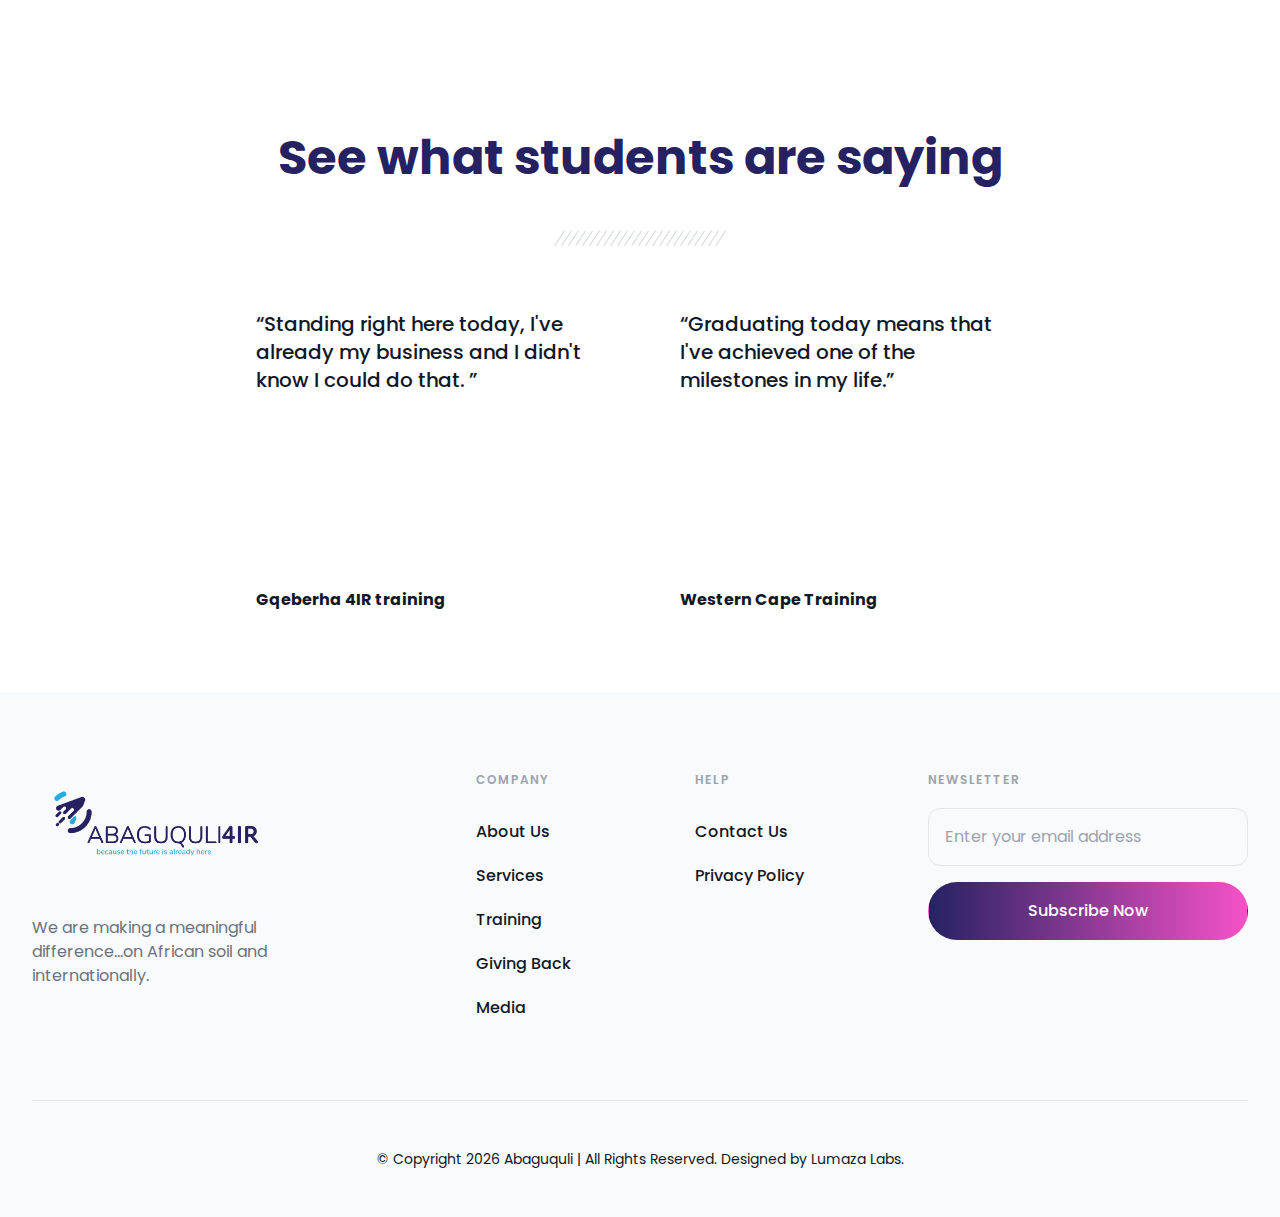
<file: public/media.html>
<!DOCTYPE html>
<html lang="en">
  <head>
    <!-- Google tag (gtag.js) -->
    <script
      async
      src="https://www.googletagmanager.com/gtag/js?id=G-2C2XW6RGER"
    ></script>
    <script>
      window.dataLayer = window.dataLayer || [];
      function gtag() {
        dataLayer.push(arguments);
      }
      gtag("js", new Date());

      gtag("config", "G-2C2XW6RGER");
    </script>
    <meta charset="UTF-8" />
    <meta http-equiv="X-UA-Compatible" content="IE=edge" />
    <meta name="viewport" content="width=device-width, initial-scale=1.0" />
    <link rel="stylesheet" href="output.css" />
    <link rel="stylesheet" href="style.css" />
    <link rel="icon" href="images/favicon.webp" />
    <title>Media | Abaguquli</title>
    <script
      type="text/javascript"
      src="//s3.amazonaws.com/downloads.mailchimp.com/js/mc-validate.js"
    ></script>
    <script type="text/javascript">
      (function ($) {
        window.fnames = new Array();
        window.ftypes = new Array();
        fnames[0] = "EMAIL";
        ftypes[0] = "email";
        fnames[1] = "FNAME";
        ftypes[1] = "text";
        fnames[2] = "LNAME";
        ftypes[2] = "text";
        fnames[3] = "ADDRESS";
        ftypes[3] = "address";
        fnames[4] = "PHONE";
        ftypes[4] = "phone";
        fnames[5] = "BIRTHDAY";
        ftypes[5] = "birthday";
      })(jQuery);
      var $mcj = jQuery.noConflict(true);
    </script>
    <!--End mc_embed_signup-->
  </head>
  <body>
    <!-- SPINNER -->
    <div
      id="loader"
      class="h-screen w-screen fixed overflow-hidden flex justify-center items-center bg-white z-50"
    >
      <div class="wave animate-wave"></div>
      <div class="wave animate-wave animation-delay-100"></div>
      <div class="wave animate-wave animation-delay-200"></div>
      <div class="wave animate-wave animation-delay-300"></div>
      <div class="wave animate-wave animation-delay-400"></div>
      <div class="wave animate-wave animation-delay-500"></div>
      <div class="wave animate-wave animation-delay-600"></div>
      <div class="wave animate-wave animation-delay-700"></div>
      <div class="wave animate-wave animation-delay-800"></div>
      <div class="wave animate-wav animation-delay-900"></div>
    </div>
    <!-- HEADER -->
    <header>
      <!-- lg+ -->
      <div class="relative bg-transparent max-w-7xl mx-auto">
        <div class="absolute inset-0"></div>

        <div class="absolute inset-0"></div>

        <div class="relative py-2 px-4 mx-auto sm:px-6 lg:px-8">
          <nav class="flex items-center justify-between h-auto">
            <div class="flex-shrink- 0">
              <a
                href="index.html"
                title="Go visit the Abaguquli Home Page"
                class="flex"
              >
                <img
                  class="w-auto h-20 md:h-24 xl:h-28"
                  src="images/abaguquli4ir-logo.webp"
                  alt="Abguquli Logo"
                />
              </a>
            </div>

            <button
              type="button"
              id="menu-btn"
              class="inline-flex p-2 text-adopt transition-all duration-200 rounded-2xl lg:hidden focus:text-adopt-dark hover:text-adopt-dark"
            >
              <svg
                class="w-7 h-7"
                xmlns="http://www.w3.org/2000/svg"
                fill="none"
                viewBox="0 0 24 24"
                stroke="currentColor"
              >
                <path
                  stroke-linecap="round"
                  stroke-linejoin="round"
                  stroke-width="2"
                  d="M4 6h16M4 12h16m-7 6h7"
                />
              </svg>
            </button>

            <div class="hidden lg:flex lg:items-center lg:space-x-10">
              <a
                href="services.html"
                title="View the various services that we offer."
                class="text-base font-medium hover:text-purple focus:text-purple transition-all duration-200"
              >
                Services
              </a>
              <a
                href="training.html"
                title="We offer many courses amongst many different sectors to enable and empower people around us. Take a look at the various courses we have to offer."
                class="text-base font-medium hover:text-purple focus:text-purple transition-all duration-200"
              >
                Training
              </a>

              <a
                href="npo.html"
                title="Learn more about how we give back to the community."
                class="text-base font-medium hover:text-purple focus:text-purple transition-all duration-200"
              >
                Giving Back
              </a>

              <a
                href="media.html"
                title="Abaguquli has been featured in the media multiple times. View the articles and posts we have recently been featured in"
                class="text-base font-medium hover:text-purple focus:text-purple transition-all duration-200"
              >
                Media
              </a>

              <a
                href="contact-us.html"
                title="Get in touch with us!"
                class="inline-flex items-center justify-center px-8 py-2.5 text-base font-medium bg-gradient-to-r from-blue to-purple text-white transition-all duration-200 border border-transparent rounded-full hover:shadow-md hover:shadow-purple"
                role="button"
              >
                Contact Us
              </a>
            </div>
          </nav>
        </div>
      </div>

      <!-- xs to lg -->
      <nav
        id="phone-menu"
        class="hidden ease-in flex-col w-screen h-screen fixed overflow-hidden top-0 right-0 z-10 px-10 py-10 bg-gray-50 sm:px-6"
      >
        <svg
          xmlns="http://www.w3.org/2000/svg"
          fill="none"
          viewBox="0 0 24 24"
          stroke-width="1.5"
          stroke="currentColor"
          class="w-6 h-6"
          id="exit-btn"
        >
          <path
            stroke-linecap="round"
            stroke-linejoin="round"
            d="M6 18L18 6M6 6l12 12"
          />
        </svg>

        <div class="flex flex-col flex-grow h-full items-end">
          <nav class="flex flex-col space-y-2 items-end">
            <a
              href="services.html"
              title="See the various services we offer."
              class="flex py-2 font-medium text-blue transition-all duration-200 hover:translate-x-1 focus:translate-x-1"
            >
              Services
            </a>
            <a
              href="training.html"
              title="We offer many courses amongst many different sectors to enable and empower people around us. Take a look at the various courses we have to offer."
              class="flex py-2 font-medium text-blue transition-all duration-200 hover:translate-x-1 focus:translate-x-1"
            >
              Training
            </a>

            <a
              href="npo.html"
              title="Learn more about how we give back to the community."
              class="flex py-2 font-medium text-blue transition-all duration-200 hover:translate-x-1 focus:translate-x-1"
            >
              Giving Back
            </a>

            <a
              href="media.html"
              title="Abaguquli has been featured in the media multiple times. View the articles and posts we have recently been featured in"
              class="flex py-2 font-medium text-blue transition-all duration-200 hover:translate-x-1 focus:translate-x-1"
            >
              Media
            </a>
          </nav>

          <div class="flex flex-col mt-6">
            <a
              href="contact-us.html"
              title="Get in touch with us!"
              class="inline-flex items-end justify-center px-8 py-2.5 text-base font-medium bg-gradient-to-r from-blue to-purple text-white transition-all duration-200 border border-transparent rounded-full hover:shadow-md hover:shadow-purple"
              role="button"
            >
              Contact Us
            </a>
          </div>
        </div>
      </nav>
    </header>

    <img
      src="images/grindstone-10.webp"
      alt="Naspers Labs top-10 company image"
      class="w-full h-auto mb-15"
    />

    <!-- HERO SECTIOM -->

    <!-- FEATURED ARTICLES -->

    <section class="py-12 bg-white sm:py-16 lg:py-20">
      <div class="px-4 mx-auto max-w-7xl sm:px-6 lg:px-8">
        <h2
          class="text-3xl font-bold text-blue sm:text-4xl xl:text-5xl font-pj text-center pb-3"
        >
          Our Latest Features
        </h2>
        <p class="text-base text-center pb-10">
          Click on the logo below to see the article.
        </p>
        <div
          class="grid grid-rows-2 lg:grid-rows-1 lg:grid-cols-1 grid-flow-col gap-10 justify-center items-center pb-10 w-fit mx-auto"
        >
          <a
            href="https://ngoconnectsa.org/women-in-digital-business-challenge-finalists-focus-on-youth-upliftment/"
          >
            <img src="images/mtn_logo_4.svg" class="h-auto p-4" />
          </a>
          <a
            href="https://www.linkedin.com/feed/update/urn:li:activity:7095684308308291584?utm_source=share&utm_medium=member_desktop"
          >
            <img src="images/naspers-labs.png" class="w-32 h-auto" />
          </a>
          <a
            href="https://www.topbusinesswomen.co.za/the-gig-economy-a-new-frontier-for-employment-in-south-africa/"
          >
            <img src="images/top-woman.webp" class="w-32 h-auto" />
          </a>

          <a
            href="https://www.africa.com/cultivating-an-ecosystem-for-the-new-way-of-working/"
          >
            <img src="images/africa.com.webp" class="w-32 h-auto" />
          </a>
          <a
            href="https://www.linkedin.com/posts/aasiyahadams_moneyweb-moneyweb-jeremymaggs-activity-7122176156895752192-lskR?utm_source=share&utm_medium=member_desktop"
          >
            <img src="images/moneywebb-logo.webp" class="w-32 h-auto" />
          </a>
        </div>
        <div
          class="grid grid-rows-3 lg:grid-rows-1 lg:grid-cols-1 grid-flow-col gap-10 justify-center items-center pb-10 w-fit mx-auto"
        >
          <a href="https://lnkd.in/dC_iQe8E">
            <img src="images/womandla.webp" class="w-32 h-auto items-end" />
          </a>
          <a
            href="https://omny.fm/shows/mid-morning/abaguquli4ir-s-digital-entrepreneurship-program"
          >
            <img src="images/clarence-ford.jpeg" class="w-20 h-auto" />
          </a>
          <a
            href="https://www.linkedin.com/posts/aasiyahadams_gsawards-gsafrica-regionalfinalist-activity-7051830494174285824-bqP4?utm_source=share&utm_medium=member_desktop"
          >
            <img
              src="images/GSA_Southern-2048x1073.png"
              class="w-32 h-auto items-end"
            />
          </a>
          <a
            href="https://www.linkedin.com/feed/update/urn:li:activity:6977713654167130112?utm_source=share&utm_medium=member_desktop"
          >
            <img src="images/ai-expo.png" class="w-32 h-auto items-end" />
          </a>
          <a
            href="https://www.linkedin.com/posts/aasiyahadams_cingasolutions-abaguquli-sundaytimes-activity-6764413744517812224-2Jn3?utm_source=share&utm_medium=member_desktop"
          >
            <img
              src="images/business-times.png"
              class="w-40 h-auto items-end"
            />
          </a>
          <a href="https://youtu.be/Y6IHhX8inUM">
            <img src="images/sabc.png" class="w-40 h-auto items-end" />
          </a>
          <a href="https://youtu.be/UQTucPqsWis">
            <img src="images/cape-town-tv.webp" class="w-28 h-auto items-end" />
          </a>
          <a
            href="https://www.linkedin.com/feed/update/urn:li:activity:6980111712192466944?utm_source=share&utm_medium=member_desktop"
          >
            <img src="images/ebl.webp" class="w-32 h-auto items-end" />
          </a>
          <a
            href="htthttps://pod.link/oem/episode/94eb58d89d83c1017a961d1232144c63"
          >
            <img src="images/one-eyed.avif" class="w-20 h-auto items-end" />
          </a>
          <a href="https://iono.fm/e/1404305">
            <img src="images/tc-logo.webp" class="w-20 h-auto items-end" />
          </a>
        </div>
      </div>
    </section>

    <section class="py-20">
      <div class="px-4 mx-auto max-w-6xl">
        <div class="flex flex-col lg:flex-row gap-10 mt-10 md:mt-16">
          <div class="w-full md:w-1/2">
            <h3 class="text-3xl font-bold text-blue lg:text-4xl xl:text-5xl">
              All articles...
            </h3>
            <p class="text-base text-blue leading-relaxed pt-4">
              We have had the privilege of being in many news articles, podcasts
              and radio stations to spread what we are doing here at Abaguquli.
              Here are just a few! <span class="underline">Click</span> on a
              logo to see the featured article/video.
            </p>
          </div>
          <div
            class="grid grid-cols-2 md:grid-cols-3 lg:grid-cols-4 gap-4 gap-y-4 justify-items-center"
          >
            <a
              href="https://www.linkedin.com/posts/aasiyahadams_uk-south-africa-tech-hub-on-instagram-aasiyah-activity-6957737702620303362-YESJ/?utm_source=share&utm_medium=member_ios"
              title="UK Technology Hub Feature"
              target="_blank"
              class="overflow-hidden"
            >
              <img
                src="images/article-images/uk-tech-hub.webp"
                alt="UK Technology Hub Feature"
                class="hover:scale-110 transition-all"
              />
            </a>
            <a
              href="https://www.linkedin.com/feed/update/urn:li:activity:6977713654167130112/?utm_source=share&utm_medium=member_ios"
              title="Netherlands Embassy Feature"
              target="_blank"
              class="overflow-hidden"
            >
              <img
                src="images/article-images/netherlands-embassy-1-3.webp"
                alt="Netherlands Embassy Feature"
                class="hover:scale-110 transition-all"
              />
            </a>
            <a
              href="https://www.youtube.com/watch?v=BBwIdvUvc74s"
              title="ENCA Feature"
              target="_blank"
              class="overflow-hidden"
            >
              <img
                src="images/article-images/enca.webp"
                alt="ENCA Feature"
                class="hover:scale-110 transition-all"
              />
            </a>
            <a
              href="https://www.timeslive.co.za/sunday-times/business/2021-02-07-my-brilliant-career-helping-young-people-prepare-for-revolution/"
              title="Times Live Feature"
              target="_blank"
              class="overflow-hidden"
            >
              <img
                src="images/article-images/times-live.webp"
                alt="Times Live Feature"
                class="hover:scale-110 transition-all"
              />
            </a>
            <a
              href="https://www.youtube.com/watch?v=yUfuIdo4nYU"
              title="Morning Live Feature"
              target="_blank"
              class="overflow-hidden"
            >
              <img
                src="images/article-images/morning-live.webp"
                alt="Morning Live Feature"
                class="hover:scale-110 transition-all"
              />
            </a>

            <a
              href="https://mygqeberha.com/4ir-the-way-to-financial-independence-for-sa-youth/"
              title="MY Gqeberha Feature"
              target="_blank"
              class="overflow-hidden"
            >
              <img
                src="images/article-images/my-gqerberha.webp"
                alt="MY Gqeberha Feature"
                class="hover:scale-110 transition-all"
              />
            </a>
            <a
              href="https://www.iol.co.za/capeargus/news/youth-skilled-with-4ir-training-for-employment-opportunities-d30a0a5b-e8e5-478b-9304-16d8b0b1ee2c"
              title="Cape Argus Feature"
              target="_blank"
              class="overflow-hidden"
            >
              <img
                src="images/article-images/cape-argus.webp"
                alt="Cape Argus Feature"
                class="hover:scale-110 transition-all"
              />
            </a>

            <a
              href="https://www.youtube.com/watch?v=yUfuIdo4nYU"
              title="SABC News Feature"
              target="_blank"
              class="overflow-hidden"
            >
              <img
                src="images/article-images/sabc-news.webp"
                alt="SABC News Feature"
                class="hover:scale-110 transition-all"
              />
            </a>
            <a
              href="https://omny.fm/shows/weekend-breakfast-capetalk/abaguquli-transforming-lives-through-education-and"
              title="Cape Talk Feature"
              target="_blank"
              class="overflow-hidden"
            >
              <img
                src="images/article-images/cape-talk.webp"
                alt="Cape Talk Feature"
                class="hover:scale-110 transition-all"
              />
            </a>
            <a
              href="https://www.womenontop.co.za/csi/unemployed-youth-empowered-with-4ir-skills/s"
              title="Woman on Top Feature"
              target="_blank"
              class="overflow-hidden"
            >
              <img
                src="images/article-images/woman-on-top.webp"
                alt="Woman on Top Feature"
                class="hover:scale-110 transition-all"
              />
            </a>
            <a
              href="https://omny.fm/shows/kfm-mid-morning/abaguquli-empowering-youth-through-education"
              title="KFM Feature"
              target="_blank"
              class="overflow-hidden"
            >
              <img
                src="images/article-images/kfm.webp"
                alt="KFM Feature"
                class="hover:scale-110 transition-all"
              />
            </a>
            <a
              href="https://www.linkedin.com/posts/aasiyahadams_interview-4ir-aieducation-activity-7019756079735549952-3ZLn?utm_source=share&utm_medium=member_desktop"
              title="Soweto TV Feature"
              target="_blank"
              class="overflow-hidden"
            >
              <img
                src="images/article-images/93-6.webp"
                alt="Soweto TV Feature"
                class="hover:scale-110 transition-all"
              />
            </a>
          </div>
        </div>
      </div>
    </section>

    <!-- TESTIMONIAL -->

    <section class="py-12 bg-white sm:py-16 lg:py-20">
      <div class="px-4 mx-auto max-w-7xl sm:px-6 lg:px-8">
        <div class="text-center">
          <h2
            class="text-3xl font-bold text-blue sm:text-4xl xl:text-5xl font-pj"
          >
            See what students are saying
          </h2>
        </div>

        <svg
          class="w-auto h-4 mx-auto mt-8 text-gray-300 sm:mt-12"
          viewBox="0 0 172 16"
          fill="none"
          stroke="currentColor"
          xmlns="http://www.w3.org/2000/svg"
        >
          <line
            y1="-0.5"
            x2="18.0278"
            y2="-0.5"
            transform="matrix(-0.5547 0.83205 0.83205 0.5547 11 1)"
          />
          <line
            y1="-0.5"
            x2="18.0278"
            y2="-0.5"
            transform="matrix(-0.5547 0.83205 0.83205 0.5547 46 1)"
          />
          <line
            y1="-0.5"
            x2="18.0278"
            y2="-0.5"
            transform="matrix(-0.5547 0.83205 0.83205 0.5547 81 1)"
          />
          <line
            y1="-0.5"
            x2="18.0278"
            y2="-0.5"
            transform="matrix(-0.5547 0.83205 0.83205 0.5547 116 1)"
          />
          <line
            y1="-0.5"
            x2="18.0278"
            y2="-0.5"
            transform="matrix(-0.5547 0.83205 0.83205 0.5547 151 1)"
          />
          <line
            y1="-0.5"
            x2="18.0278"
            y2="-0.5"
            transform="matrix(-0.5547 0.83205 0.83205 0.5547 18 1)"
          />
          <line
            y1="-0.5"
            x2="18.0278"
            y2="-0.5"
            transform="matrix(-0.5547 0.83205 0.83205 0.5547 53 1)"
          />
          <line
            y1="-0.5"
            x2="18.0278"
            y2="-0.5"
            transform="matrix(-0.5547 0.83205 0.83205 0.5547 88 1)"
          />
          <line
            y1="-0.5"
            x2="18.0278"
            y2="-0.5"
            transform="matrix(-0.5547 0.83205 0.83205 0.5547 123 1)"
          />
          <line
            y1="-0.5"
            x2="18.0278"
            y2="-0.5"
            transform="matrix(-0.5547 0.83205 0.83205 0.5547 158 1)"
          />
          <line
            y1="-0.5"
            x2="18.0278"
            y2="-0.5"
            transform="matrix(-0.5547 0.83205 0.83205 0.5547 25 1)"
          />
          <line
            y1="-0.5"
            x2="18.0278"
            y2="-0.5"
            transform="matrix(-0.5547 0.83205 0.83205 0.5547 60 1)"
          />
          <line
            y1="-0.5"
            x2="18.0278"
            y2="-0.5"
            transform="matrix(-0.5547 0.83205 0.83205 0.5547 95 1)"
          />
          <line
            y1="-0.5"
            x2="18.0278"
            y2="-0.5"
            transform="matrix(-0.5547 0.83205 0.83205 0.5547 130 1)"
          />
          <line
            y1="-0.5"
            x2="18.0278"
            y2="-0.5"
            transform="matrix(-0.5547 0.83205 0.83205 0.5547 165 1)"
          />
          <line
            y1="-0.5"
            x2="18.0278"
            y2="-0.5"
            transform="matrix(-0.5547 0.83205 0.83205 0.5547 32 1)"
          />
          <line
            y1="-0.5"
            x2="18.0278"
            y2="-0.5"
            transform="matrix(-0.5547 0.83205 0.83205 0.5547 67 1)"
          />
          <line
            y1="-0.5"
            x2="18.0278"
            y2="-0.5"
            transform="matrix(-0.5547 0.83205 0.83205 0.5547 102 1)"
          />
          <line
            y1="-0.5"
            x2="18.0278"
            y2="-0.5"
            transform="matrix(-0.5547 0.83205 0.83205 0.5547 137 1)"
          />
          <line
            y1="-0.5"
            x2="18.0278"
            y2="-0.5"
            transform="matrix(-0.5547 0.83205 0.83205 0.5547 172 1)"
          />
          <line
            y1="-0.5"
            x2="18.0278"
            y2="-0.5"
            transform="matrix(-0.5547 0.83205 0.83205 0.5547 39 1)"
          />
          <line
            y1="-0.5"
            x2="18.0278"
            y2="-0.5"
            transform="matrix(-0.5547 0.83205 0.83205 0.5547 74 1)"
          />
          <line
            y1="-0.5"
            x2="18.0278"
            y2="-0.5"
            transform="matrix(-0.5547 0.83205 0.83205 0.5547 109 1)"
          />
          <line
            y1="-0.5"
            x2="18.0278"
            y2="-0.5"
            transform="matrix(-0.5547 0.83205 0.83205 0.5547 144 1)"
          />
        </svg>

        <div
          class="grid max-w-3xl grid-cols-1 gap-10 mx-auto mt-8 sm:mt-16 sm:grid-cols-2 md:gap-16 lg:gap-20"
        >
          <div>
            <blockquote class="text-center sm:text-left">
              <p class="text-xl font-medium text-gray-900 font-pj">
                “Standing right here today, I've already my business and I
                didn't know I could do that. ”
              </p>
            </blockquote>

            <div class="relative mt-6 overflow-hidden rounded-xl">
              <iframe
                src="https://www.youtube.com/embed/NtwBhoiTkCQ"
                title="Abaguquli Gqeberha learner testimonies"
                frameborder="0"
                class="w-full"
                allow="accelerometer; autoplay; clipboard-write; encrypted-media; gyroscope; picture-in-picture; web-share"
                allowfullscreen
              ></iframe>
            </div>

            <div class="flex items-center justify-between mt-5">
              <p class="text-base font-bold text-gray-900 font-pj">
                Gqeberha 4IR training
              </p>
            </div>
          </div>

          <div>
            <blockquote class="text-center sm:text-left">
              <p class="text-xl font-medium text-gray-900 font-pj">
                “Graduating today means that I've achieved one of the milestones
                in my life.”
              </p>
            </blockquote>

            <div class="relative mt-6 overflow-hidden rounded-xl">
              <iframe
                class="w-full"
                src="https://www.youtube.com/embed/_FgP0Abhvms"
                title="ABAGUQULI Western Cape Official Video"
                frameborder="0"
                allow="accelerometer; autoplay; clipboard-write; encrypted-media; gyroscope; picture-in-picture; web-share"
                allowfullscreen
              ></iframe>
            </div>

            <div class="flex items-center justify-between mt-5">
              <p class="text-base font-bold text-gray-900 font-pj">
                Western Cape Training
              </p>
            </div>
          </div>
        </div>
      </div>
    </section>

    <!-- FOOTER -->

    <footer class="py-12 bg-gray-50 sm:pt-16 lg:pt-20">
      <div class="px-4 mx-auto sm:px-6 lg:px-8 max-w-7xl">
        <div
          class="flex flex-wrap items-start md:justify-between gap-y-12 gap-x-24 md:gap-x-12"
        >
          <div class="w-full lg:w-64 xl:w-full xl:max-w-xs">
            <a href="index.html" title="" class="flex">
              <img
                class="w-auto h-28"
                src="images/abaguquli4ir-logo.webp"
                alt="The Abaguquli Logo"
              />
            </a>

            <p class="mt-8 text-base font-normal text-gray-500">
              We are making a meaningful difference...on African soil and
              internationally.
            </p>
          </div>

          <div>
            <p
              class="text-xs font-semibold tracking-widest text-gray-400 uppercase"
            >
              Company
            </p>

            <ul class="mt-8 space-y-5">
              <li>
                <a
                  href="index.html#about-us"
                  title="Learn more about who we are and why we started."
                  class="inline-flex text-base font-medium text-gray-900 transition-all duration-200 hover:translate-x-1 hover:text-blue-600"
                >
                  About Us
                </a>
              </li>
              <li>
                <a
                  href="services.html"
                  title="View the various new services that we offer."
                  class="inline-flex text-base font-medium text-gray-900 transition-all duration-200 hover:translate-x-1 hover:text-blue-600"
                >
                  Services
                </a>
              </li>

              <li>
                <a
                  href="training.html"
                  title="We offer many courses amongst many different sectors to enable and empower people around us. Take a look at the various courses we have to offer."
                  class="inline-flex text-base font-medium text-gray-900 transition-all duration-200 hover:translate-x-1 hover:text-blue-600"
                >
                  Training
                </a>
              </li>

              <li>
                <a
                  href="npo.html"
                  title="View how we give back to the community."
                  class="inline-flex text-base font-medium text-gray-900 transition-all duration-200 hover:translate-x-1 hover:text-blue-600"
                >
                  Giving Back
                </a>
              </li>

              <li>
                <a
                  href="media.html"
                  title="Abaguquli has been featured in the media multiple times. View the articles and posts we have recently been featured in."
                  class="inline-flex text-base font-medium text-gray-900 transition-all duration-200 hover:translate-x-1 hover:text-blue-600"
                >
                  Media
                </a>
              </li>
            </ul>
          </div>

          <div>
            <p
              class="text-xs font-semibold tracking-widest text-gray-400 uppercase"
            >
              Help
            </p>

            <ul class="mt-8 space-y-5">
              <li>
                <a
                  href="contact-us.html"
                  title="View our contact information"
                  class="inline-flex text-base font-medium text-gray-900 transition-all duration-200 hover:translate-x-1 hover:text-blue-600"
                >
                  Contact Us
                </a>
              </li>

              <li>
                <a
                  href="privacy-policy.html"
                  title="View Abaguquli's Privacy Policy to see how we protect your personal information."
                  class="inline-flex text-base font-medium text-gray-900 transition-all duration-200 hover:translate-x-1 hover:text-blue-600"
                >
                  Privacy Policy
                </a>
              </li>
            </ul>
          </div>

          <div class="w-full md:max-w-xs">
            <p
              class="text-xs font-semibold tracking-widest text-gray-400 uppercase"
            >
              Newsletter
            </p>

            <form
              action="https://abaguquli.us14.list-manage.com/subscribe/post?u=b909c53072fa2983486f927c4&amp;id=fce5129609&amp;f_id=009b92e0f0"
              method="post"
              id="mc-embedded-subscribe-form"
              name="mc-embedded-subscribe-form"
              class="validate mt-5 space-y-4"
              target="_blank"
              novalidate
            >
              <div>
                <label for="mce-EMAIL" class="sr-only"> Email address </label>
                <input
                  type="email"
                  name="EMAIL"
                  id="mce-EMAIL"
                  placeholder="Enter your email address"
                  class="block w-full px-4 py-4 text-base text-gray-900 border border-gray-200 rounded-xl bg-gray-50 focus:bg-white focus:outline-none focus:border-purple focus:ring-1 focus:ring-purple"
                />
              </div>
              <!-- real people should not fill this in and expect good things - do not remove this or risk form bot signups-->
              <div style="position: absolute; left: -5000px" aria-hidden="true">
                <input
                  type="text"
                  name="b_b909c53072fa2983486f927c4_fce5129609"
                  tabindex="-1"
                  value=""
                />
              </div>
              <button
                type="submit"
                value="Subscribe"
                name="subscribe"
                id="mc-embedded-subscribe"
                class="inline-flex bg-gradient-to-r from-blue to-purple items-center justify-center w-full px-6 py-4 text-base font-medium text-white transition-all duration-200 border border-transparent rounded-full hover:shadow-purple focus:shadow-purple"
              >
                Subscribe Now
              </button>
            </form>
          </div>
        </div>

        <div
          class="pt-12 mt-12 text-center border-t border-gray-200 sm:mt-16 lg:mt-20"
        >
          <p class="text-sm font-normal text-gray-900">
            © Copyright <span id="year">2023</span> Abaguquli | All Rights
            Reserved. Designed by
            <a
              href="https://lumazalabs.com"
              class="hover:text-blue focus:text-blue transition-all"
              >Lumaza Labs.</a
            >
          </p>
        </div>
      </div>
    </footer>
  </body>
  <script src="script.js"></script>
  <script src="loader.js"></script>
</html>
</file>
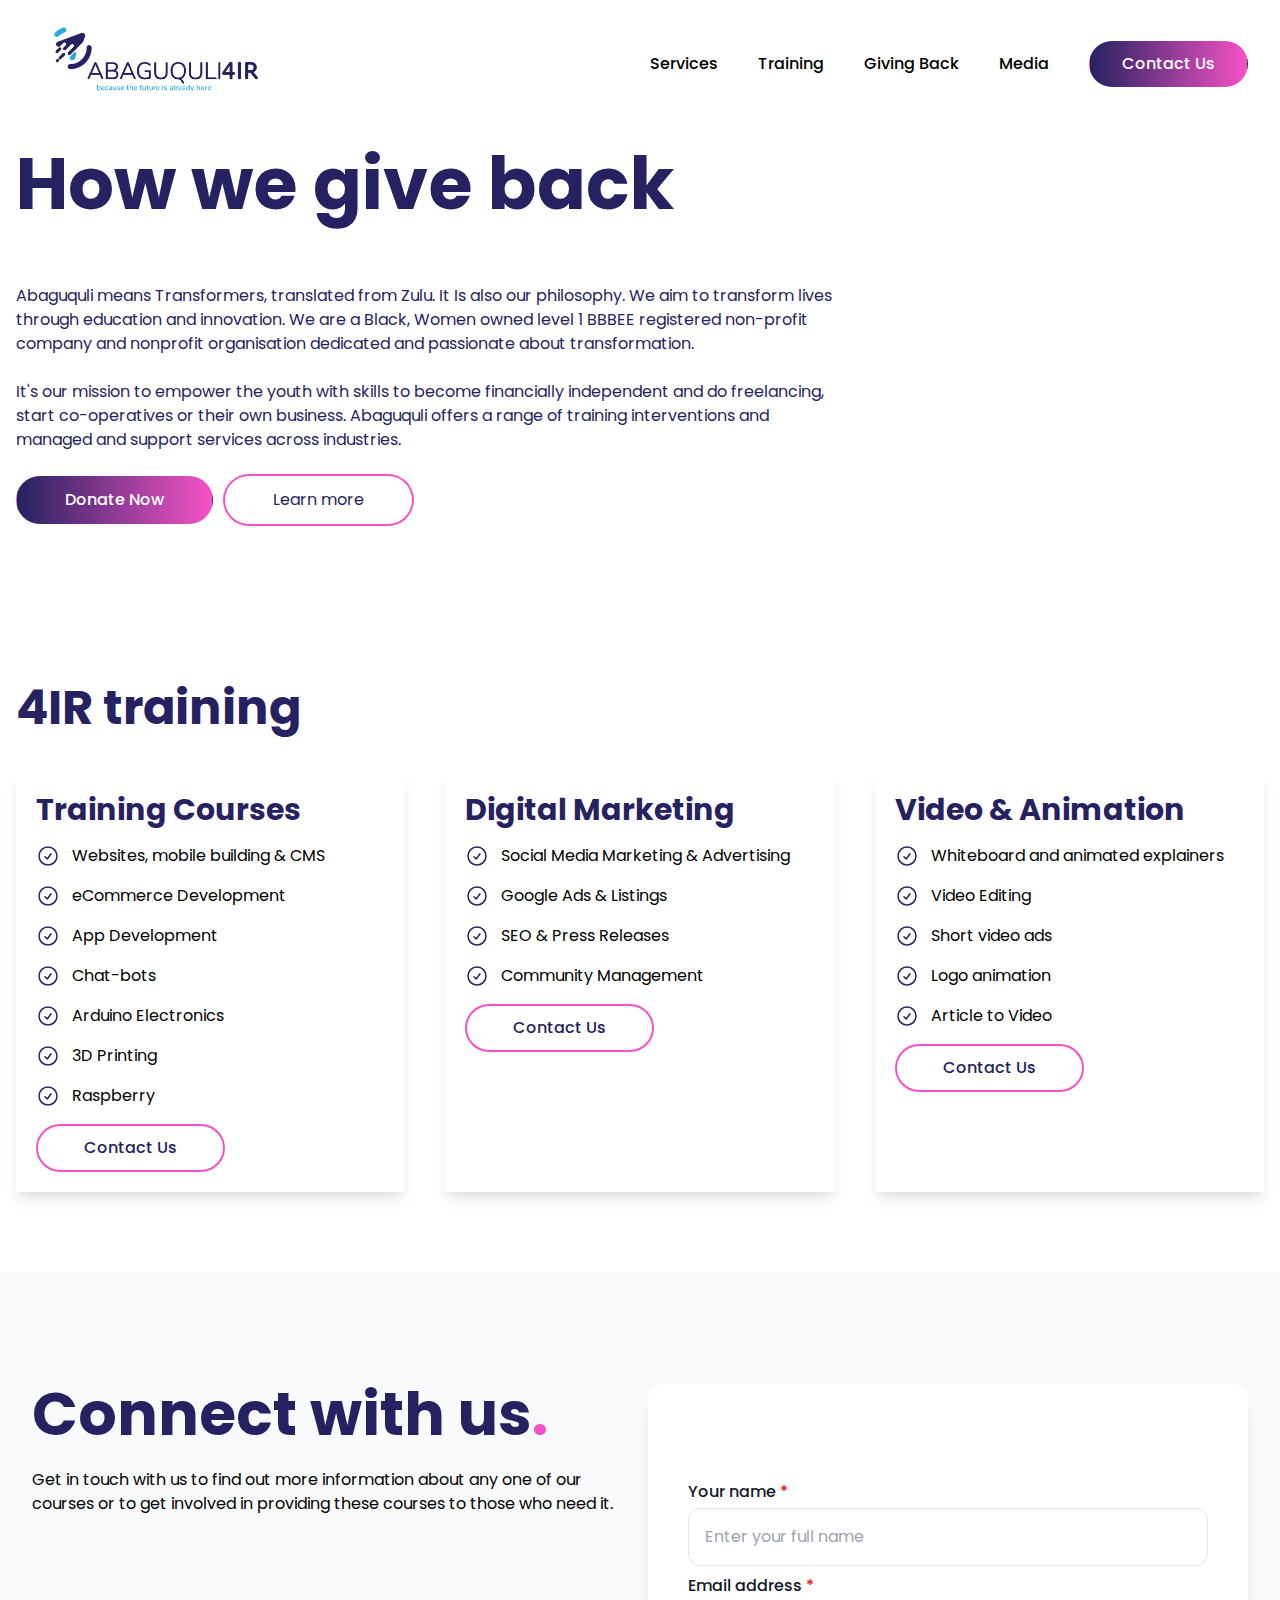
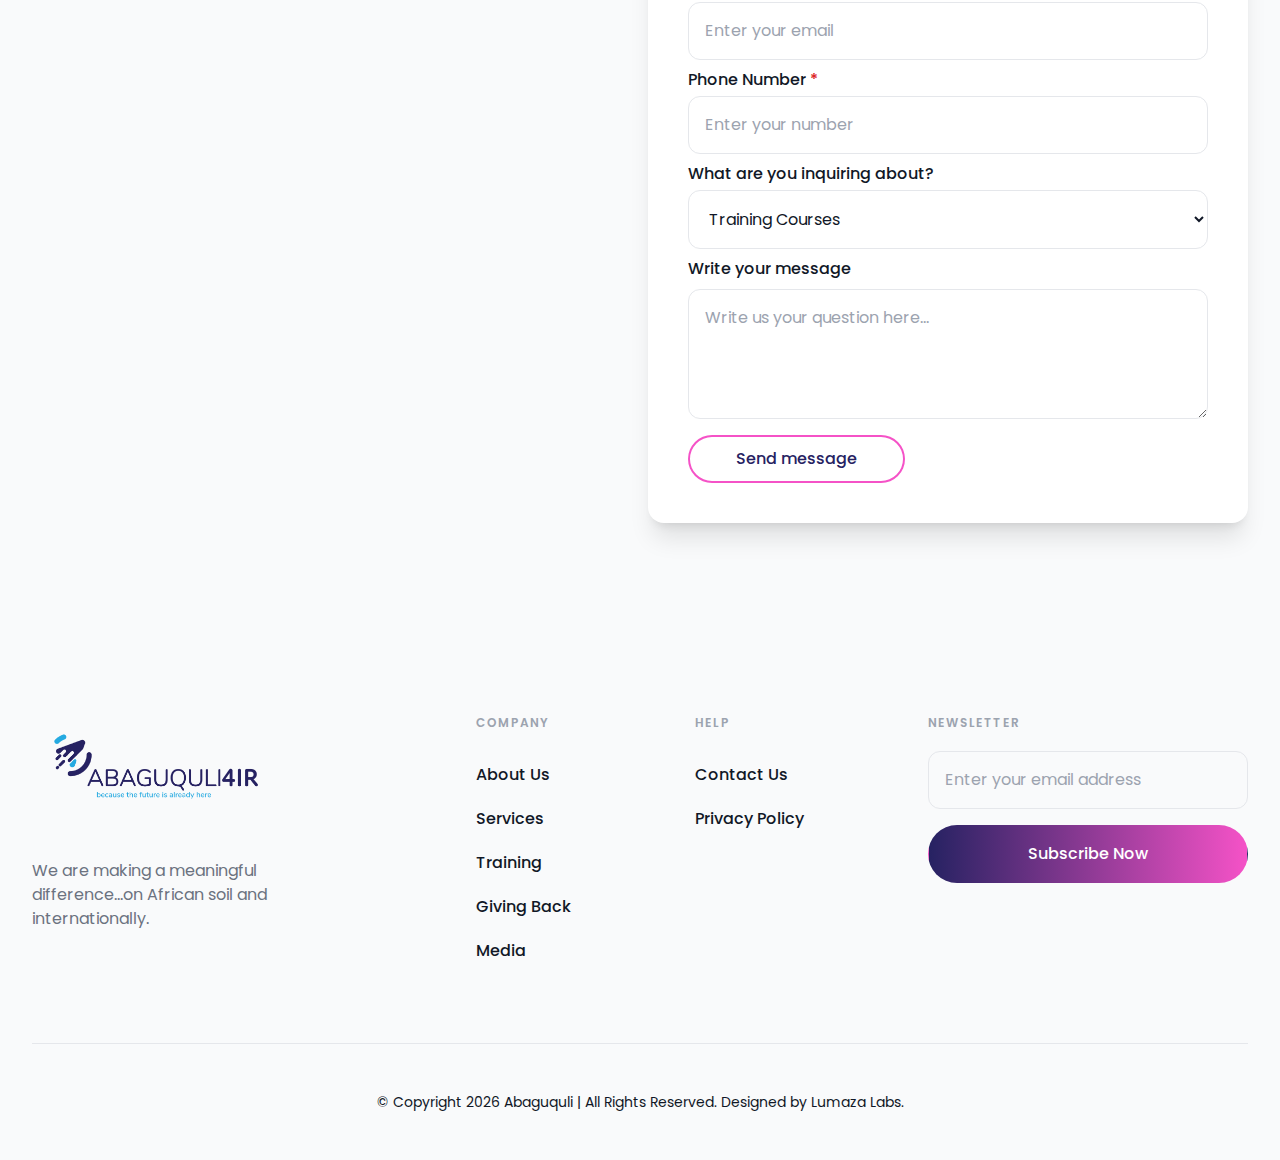
<file: public/npo.html>
<!DOCTYPE html>
<html lang="en">
  <head>
    <!-- Google tag (gtag.js) -->
    <script
      async
      src="https://www.googletagmanager.com/gtag/js?id=G-2C2XW6RGER"
    ></script>
    <script>
      window.dataLayer = window.dataLayer || [];
      function gtag() {
        dataLayer.push(arguments);
      }
      gtag("js", new Date());

      gtag("config", "G-2C2XW6RGER");
    </script>
    <meta charset="UTF-8" />
    <meta http-equiv="X-UA-Compatible" content="IE=edge" />
    <meta name="viewport" content="width=device-width, initial-scale=1.0" />
    <link rel="stylesheet" href="output.css" />
    <link rel="icon" href="images/favicon.webp" />
    <meta
      name="description"
      content="We are a Black, Women owned level 1 BBBEE registered non-profit company and nonprofit organisation dedicated and passionate about transformation."
    />
    <meta
      name="og:description"
      content="We are a Black, Women owned level 1 BBBEE registered non-profit company and nonprofit organisation dedicated and passionate about transformation."
    />
    <meta name="og:title" content="Giving Back | Abaguquli" />
    <meta
      name="og:image"
      content="https://lumazalabs.github.io/abaguquli/public/images/favicon.webp"
    />
    <meta name="og:url" content="" />
    <title>Giving Back | Abaguquli</title>
    <script
      type="text/javascript"
      src="//s3.amazonaws.com/downloads.mailchimp.com/js/mc-validate.js"
    ></script>
    <script type="text/javascript">
      (function ($) {
        window.fnames = new Array();
        window.ftypes = new Array();
        fnames[0] = "EMAIL";
        ftypes[0] = "email";
        fnames[1] = "FNAME";
        ftypes[1] = "text";
        fnames[2] = "LNAME";
        ftypes[2] = "text";
        fnames[3] = "ADDRESS";
        ftypes[3] = "address";
        fnames[4] = "PHONE";
        ftypes[4] = "phone";
        fnames[5] = "BIRTHDAY";
        ftypes[5] = "birthday";
      })(jQuery);
      var $mcj = jQuery.noConflict(true);
    </script>
    <!--End mc_embed_signup-->
  </head>
  <body>
    <!-- SPINNER -->
    <div
      id="loader"
      class="h-screen w-screen fixed overflow-hidden flex justify-center items-center bg-white z-50"
    >
      <div class="wave animate-wave"></div>
      <div class="wave animate-wave animation-delay-100"></div>
      <div class="wave animate-wave animation-delay-200"></div>
      <div class="wave animate-wave animation-delay-300"></div>
      <div class="wave animate-wave animation-delay-400"></div>
      <div class="wave animate-wave animation-delay-500"></div>
      <div class="wave animate-wave animation-delay-600"></div>
      <div class="wave animate-wave animation-delay-700"></div>
      <div class="wave animate-wave animation-delay-800"></div>
      <div class="wave animate-wav animation-delay-900"></div>
    </div>
    <!-- HEADER -->
    <header>
      <!-- lg+ -->
      <div class="relative bg-transparent max-w-7xl mx-auto">
        <div class="absolute inset-0"></div>

        <div class="absolute inset-0"></div>

        <div class="relative py-2 px-4 mx-auto sm:px-6 lg:px-8">
          <nav class="flex items-center justify-between h-auto">
            <div class="flex-shrink- 0">
              <a
                href="index.html"
                title="Go visit the Abaguquli Home Page"
                class="flex"
              >
                <img
                  class="w-auto h-20 md:h-24 xl:h-28"
                  src="images/abaguquli4ir-logo.webp"
                  alt="Abguquli Logo"
                />
              </a>
            </div>

            <button
              type="button"
              id="menu-btn"
              class="inline-flex p-2 text-adopt transition-all duration-200 rounded-2xl lg:hidden focus:text-adopt-dark hover:text-adopt-dark"
            >
              <svg
                class="w-7 h-7"
                xmlns="http://www.w3.org/2000/svg"
                fill="none"
                viewBox="0 0 24 24"
                stroke="currentColor"
              >
                <path
                  stroke-linecap="round"
                  stroke-linejoin="round"
                  stroke-width="2"
                  d="M4 6h16M4 12h16m-7 6h7"
                />
              </svg>
            </button>

            <div class="hidden lg:flex lg:items-center lg:space-x-10">
              <a
                href="services.html"
                title="View the various services that we offer."
                class="text-base font-medium hover:text-purple focus:text-purple transition-all duration-200"
              >
                Services
              </a>
              <a
                href="training.html"
                title="We offer many courses amongst many different sectors to enable and empower people around us. Take a look at the various courses we have to offer."
                class="text-base font-medium hover:text-purple focus:text-purple transition-all duration-200"
              >
                Training
              </a>

              <a
                href="npo.html"
                title="Learn more about how we give back to the community."
                class="text-base font-medium hover:text-purple focus:text-purple transition-all duration-200"
              >
                Giving Back
              </a>

              <a
                href="media.html"
                title="Abaguquli has been featured in the media multiple times. View the articles and posts we have recently been featured in"
                class="text-base font-medium hover:text-purple focus:text-purple transition-all duration-200"
              >
                Media
              </a>

              <a
                href="contact-us.html"
                title="Get in touch with us!"
                class="inline-flex items-center justify-center px-8 py-2.5 text-base font-medium bg-gradient-to-r from-blue to-purple text-white transition-all duration-200 border border-transparent rounded-full hover:shadow-md hover:shadow-purple"
                role="button"
              >
                Contact Us
              </a>
            </div>
          </nav>
        </div>
      </div>

      <!-- xs to lg -->
      <nav
        id="phone-menu"
        class="hidden ease-in flex-col w-screen h-screen fixed overflow-hidden top-0 right-0 z-10 px-10 py-10 bg-gray-50 sm:px-6"
      >
        <svg
          xmlns="http://www.w3.org/2000/svg"
          fill="none"
          viewBox="0 0 24 24"
          stroke-width="1.5"
          stroke="currentColor"
          class="w-6 h-6"
          id="exit-btn"
        >
          <path
            stroke-linecap="round"
            stroke-linejoin="round"
            d="M6 18L18 6M6 6l12 12"
          />
        </svg>

        <div class="flex flex-col flex-grow h-full items-end">
          <nav class="flex flex-col space-y-2 items-end">
            <a
              href="services.html"
              title="See the various services we offer."
              class="flex py-2 font-medium text-blue transition-all duration-200 hover:translate-x-1 focus:translate-x-1"
            >
              Services
            </a>
            <a
              href="training.html"
              title="We offer many courses amongst many different sectors to enable and empower people around us. Take a look at the various courses we have to offer."
              class="flex py-2 font-medium text-blue transition-all duration-200 hover:translate-x-1 focus:translate-x-1"
            >
              Training
            </a>

            <a
              href="npo.html"
              title="Learn more about how we give back to the community."
              class="flex py-2 font-medium text-blue transition-all duration-200 hover:translate-x-1 focus:translate-x-1"
            >
              Giving Back
            </a>

            <a
              href="media.html"
              title="Abaguquli has been featured in the media multiple times. View the articles and posts we have recently been featured in"
              class="flex py-2 font-medium text-blue transition-all duration-200 hover:translate-x-1 focus:translate-x-1"
            >
              Media
            </a>
          </nav>

          <div class="flex flex-col mt-6">
            <a
              href="contact-us.html"
              title="Get in touch with us!"
              class="inline-flex items-end justify-center px-8 py-2.5 text-base font-medium bg-gradient-to-r from-blue to-purple text-white transition-all duration-200 border border-transparent rounded-full hover:shadow-md hover:shadow-purple"
              role="button"
            >
              Contact Us
            </a>
          </div>
        </div>
      </nav>
    </header>

    <!-- HERO SECTION -->

    <div class="mx-auto relative max-w-7xl px-4">
      <!-- <img src="images/giving-back.webp" class="w-full h-auto" />
      <div
        class="bg-black bg-opacity-20 h-full w-full absolute top-0 right-0"
      ></div> -->
      <h1
        class="z-20 text-left text-3xl md:text-5xl lg:text-6xl xl:text-7xl font-bold pb-6 text-blue pt-5"
      >
        How we give back
      </h1>
    </div>

    <section class="py-10 md:pt-10 md:pb-20">
      <div class="px-4 mx-auto max-w-7xl">
        <p class="text-blue text-base text-center lg:text-left lg:w-8/12">
          Abaguquli means Transformers, translated from Zulu. It Is also our
          philosophy. We aim to transform lives through education and
          innovation. We are a Black, Women owned level 1 BBBEE registered
          non-profit company and nonprofit organisation dedicated and passionate
          about transformation. <br /><br />
          It's our mission to empower the youth with skills to become
          financially independent and do freelancing, start co-operatives or
          their own business. Abaguquli offers a range of training interventions
          and managed and support services across industries.
        </p>
        <div class="flex flex-col sm:flex-row gap-3 mt-6">
          <a
            href="contact-us.html"
            class="inline-flex items-center justify-center px-12 py-2.5 text-base font-medium bg-gradient-to-r from-blue to-purple text-white transition-all duration-200 border border-transparent rounded-full hover:shadow-md hover:shadow-purple"
          >
            Donate Now
          </a>
          <a
            href="mailto:admin@abaguquli.co.za?subject=I want to learn more about your NPO"
            class="inline-flex items-center justify-center ring-2 ring-purple text-blue hover:bg-blue hover:ring-0 hover:text-white px-12 py-3 rounded-3xl transition-all"
            >Learn more</a
          >
        </div>
      </div>
    </section>

    <!-- 4IR TRAINING -->

    <section class="py-10 md:py-20">
      <div class="px-4 mx-auto max-w-7xl">
        <h2
          class="text-3xl font-bold text-blue sm:text-4xl xl:text-5xl font-pj"
        >
          4IR training
        </h2>
        <div class="pt-10">
          <div class="grid grid-cols-1 md:grid-cols-3 gap-10">
            <div class="p-5 text-left shadow-lg">
              <h4 class="text-lg font-bold md:text-2xl lg:text-3xl text-blue">
                Training Courses
              </h4>
              <div class="flex gap-3 pt-4">
                <svg
                  xmlns="http://www.w3.org/2000/svg"
                  fill="none"
                  viewBox="0 0 24 24"
                  stroke-width="1.5"
                  stroke="currentColor"
                  class="w-6 h-6 text-blue"
                >
                  <path
                    stroke-linecap="round"
                    stroke-linejoin="round"
                    d="M9 12.75L11.25 15 15 9.75M21 12a9 9 0 11-18 0 9 9 0 0118 0z"
                  />
                </svg>

                <p>Websites, mobile building & CMS</p>
              </div>
              <div class="flex gap-3 pt-4">
                <svg
                  xmlns="http://www.w3.org/2000/svg"
                  fill="none"
                  viewBox="0 0 24 24"
                  stroke-width="1.5"
                  stroke="currentColor"
                  class="w-6 h-6 text-blue"
                >
                  <path
                    stroke-linecap="round"
                    stroke-linejoin="round"
                    d="M9 12.75L11.25 15 15 9.75M21 12a9 9 0 11-18 0 9 9 0 0118 0z"
                  />
                </svg>

                <p>eCommerce Development</p>
              </div>
              <div class="flex gap-3 pt-4">
                <svg
                  xmlns="http://www.w3.org/2000/svg"
                  fill="none"
                  viewBox="0 0 24 24"
                  stroke-width="1.5"
                  stroke="currentColor"
                  class="w-6 h-6 text-blue"
                >
                  <path
                    stroke-linecap="round"
                    stroke-linejoin="round"
                    d="M9 12.75L11.25 15 15 9.75M21 12a9 9 0 11-18 0 9 9 0 0118 0z"
                  />
                </svg>

                <p>App Development</p>
              </div>
              <div class="flex gap-3 pt-4">
                <svg
                  xmlns="http://www.w3.org/2000/svg"
                  fill="none"
                  viewBox="0 0 24 24"
                  stroke-width="1.5"
                  stroke="currentColor"
                  class="w-6 h-6 text-blue"
                >
                  <path
                    stroke-linecap="round"
                    stroke-linejoin="round"
                    d="M9 12.75L11.25 15 15 9.75M21 12a9 9 0 11-18 0 9 9 0 0118 0z"
                  />
                </svg>

                <p>Chat-bots</p>
              </div>
              <div class="flex gap-3 pt-4">
                <svg
                  xmlns="http://www.w3.org/2000/svg"
                  fill="none"
                  viewBox="0 0 24 24"
                  stroke-width="1.5"
                  stroke="currentColor"
                  class="w-6 h-6 text-blue"
                >
                  <path
                    stroke-linecap="round"
                    stroke-linejoin="round"
                    d="M9 12.75L11.25 15 15 9.75M21 12a9 9 0 11-18 0 9 9 0 0118 0z"
                  />
                </svg>

                <p>Arduino Electronics</p>
              </div>
              <div class="flex gap-3 pt-4">
                <svg
                  xmlns="http://www.w3.org/2000/svg"
                  fill="none"
                  viewBox="0 0 24 24"
                  stroke-width="1.5"
                  stroke="currentColor"
                  class="w-6 h-6 text-blue"
                >
                  <path
                    stroke-linecap="round"
                    stroke-linejoin="round"
                    d="M9 12.75L11.25 15 15 9.75M21 12a9 9 0 11-18 0 9 9 0 0118 0z"
                  />
                </svg>

                <p>3D Printing</p>
              </div>
              <div class="flex gap-3 pt-4">
                <svg
                  xmlns="http://www.w3.org/2000/svg"
                  fill="none"
                  viewBox="0 0 24 24"
                  stroke-width="1.5"
                  stroke="currentColor"
                  class="w-6 h-6 text-blue"
                >
                  <path
                    stroke-linecap="round"
                    stroke-linejoin="round"
                    d="M9 12.75L11.25 15 15 9.75M21 12a9 9 0 11-18 0 9 9 0 0118 0z"
                  />
                </svg>

                <p>Raspberry</p>
              </div>
              <a
                type="button"
                title="Fill out our contact form to get in touch with us about any queries regarding our courses."
                href="#4ir-contact"
                class="inline-flex mt-4 items-center justify-center px-12 py-3 text-base font-medium text-blue transition-all duration-200 ring-inset ring-purple ring-2 rounded-3xl hover:ring-offset-2 focus:ring-offset-2"
              >
                Contact Us
              </a>
            </div>

            <!-- Digital Marketing -->

            <div class="p-5 text-left shadow-lg">
              <h4 class="text-lg font-bold md:text-2xl lg:text-3xl text-blue">
                Digital Marketing
              </h4>
              <div class="flex gap-3 pt-4">
                <svg
                  xmlns="http://www.w3.org/2000/svg"
                  fill="none"
                  viewBox="0 0 24 24"
                  stroke-width="1.5"
                  stroke="currentColor"
                  class="w-6 h-6 text-blue"
                >
                  <path
                    stroke-linecap="round"
                    stroke-linejoin="round"
                    d="M9 12.75L11.25 15 15 9.75M21 12a9 9 0 11-18 0 9 9 0 0118 0z"
                  />
                </svg>

                <p>Social Media Marketing & Advertising</p>
              </div>
              <div class="flex gap-3 pt-4">
                <svg
                  xmlns="http://www.w3.org/2000/svg"
                  fill="none"
                  viewBox="0 0 24 24"
                  stroke-width="1.5"
                  stroke="currentColor"
                  class="w-6 h-6 text-blue"
                >
                  <path
                    stroke-linecap="round"
                    stroke-linejoin="round"
                    d="M9 12.75L11.25 15 15 9.75M21 12a9 9 0 11-18 0 9 9 0 0118 0z"
                  />
                </svg>

                <p>Google Ads & Listings</p>
              </div>
              <div class="flex gap-3 pt-4">
                <svg
                  xmlns="http://www.w3.org/2000/svg"
                  fill="none"
                  viewBox="0 0 24 24"
                  stroke-width="1.5"
                  stroke="currentColor"
                  class="w-6 h-6 text-blue"
                >
                  <path
                    stroke-linecap="round"
                    stroke-linejoin="round"
                    d="M9 12.75L11.25 15 15 9.75M21 12a9 9 0 11-18 0 9 9 0 0118 0z"
                  />
                </svg>

                <p>SEO & Press Releases</p>
              </div>
              <div class="flex gap-3 pt-4">
                <svg
                  xmlns="http://www.w3.org/2000/svg"
                  fill="none"
                  viewBox="0 0 24 24"
                  stroke-width="1.5"
                  stroke="currentColor"
                  class="w-6 h-6 text-blue"
                >
                  <path
                    stroke-linecap="round"
                    stroke-linejoin="round"
                    d="M9 12.75L11.25 15 15 9.75M21 12a9 9 0 11-18 0 9 9 0 0118 0z"
                  />
                </svg>

                <p>Community Management</p>
              </div>
              <a
                type="button"
                title="Fill out our contact form to get in touch with us about any queries regarding our courses."
                href="#4ir-contact"
                class="inline-flex mt-4 items-center justify-center px-12 py-3 text-base font-medium text-blue transition-all duration-200 ring-inset ring-purple ring-2 rounded-3xl hover:ring-offset-2 focus:ring-offset-2"
              >
                Contact Us
              </a>
            </div>

            <!-- Video & Animation -->
            <div class="p-5 text-left shadow-lg">
              <h4 class="text-lg font-bold md:text-2xl lg:text-3xl text-blue">
                Video & Animation
              </h4>
              <div class="flex gap-3 pt-4">
                <svg
                  xmlns="http://www.w3.org/2000/svg"
                  fill="none"
                  viewBox="0 0 24 24"
                  stroke-width="1.5"
                  stroke="currentColor"
                  class="w-6 h-6 text-blue"
                >
                  <path
                    stroke-linecap="round"
                    stroke-linejoin="round"
                    d="M9 12.75L11.25 15 15 9.75M21 12a9 9 0 11-18 0 9 9 0 0118 0z"
                  />
                </svg>

                <p>Whiteboard and animated explainers</p>
              </div>
              <div class="flex gap-3 pt-4">
                <svg
                  xmlns="http://www.w3.org/2000/svg"
                  fill="none"
                  viewBox="0 0 24 24"
                  stroke-width="1.5"
                  stroke="currentColor"
                  class="w-6 h-6 text-blue"
                >
                  <path
                    stroke-linecap="round"
                    stroke-linejoin="round"
                    d="M9 12.75L11.25 15 15 9.75M21 12a9 9 0 11-18 0 9 9 0 0118 0z"
                  />
                </svg>

                <p>Video Editing</p>
              </div>
              <div class="flex gap-3 pt-4">
                <svg
                  xmlns="http://www.w3.org/2000/svg"
                  fill="none"
                  viewBox="0 0 24 24"
                  stroke-width="1.5"
                  stroke="currentColor"
                  class="w-6 h-6 text-blue"
                >
                  <path
                    stroke-linecap="round"
                    stroke-linejoin="round"
                    d="M9 12.75L11.25 15 15 9.75M21 12a9 9 0 11-18 0 9 9 0 0118 0z"
                  />
                </svg>

                <p>Short video ads</p>
              </div>
              <div class="flex gap-3 pt-4">
                <svg
                  xmlns="http://www.w3.org/2000/svg"
                  fill="none"
                  viewBox="0 0 24 24"
                  stroke-width="1.5"
                  stroke="currentColor"
                  class="w-6 h-6 text-blue"
                >
                  <path
                    stroke-linecap="round"
                    stroke-linejoin="round"
                    d="M9 12.75L11.25 15 15 9.75M21 12a9 9 0 11-18 0 9 9 0 0118 0z"
                  />
                </svg>

                <p>Logo animation</p>
              </div>
              <div class="flex gap-3 pt-4">
                <svg
                  xmlns="http://www.w3.org/2000/svg"
                  fill="none"
                  viewBox="0 0 24 24"
                  stroke-width="1.5"
                  stroke="currentColor"
                  class="w-6 h-6 text-blue"
                >
                  <path
                    stroke-linecap="round"
                    stroke-linejoin="round"
                    d="M9 12.75L11.25 15 15 9.75M21 12a9 9 0 11-18 0 9 9 0 0118 0z"
                  />
                </svg>

                <p>Article to Video</p>
              </div>
              <a
                type="button"
                title="Fill out our contact form to get in touch with us about any queries regarding our courses."
                href="#4ir-contact"
                class="inline-flex mt-4 items-center justify-center px-12 py-3 text-base font-medium text-blue transition-all duration-200 ring-inset ring-purple ring-2 rounded-3xl hover:ring-offset-2 focus:ring-offset-2"
              >
                Contact Us
              </a>
            </div>
          </div>
        </div>
      </div>
    </section>

    <!-- CONTACT US SECTION -->

    <section id="4ir-contact" class="py-16 md:py-20 lg:py-28 bg-gray-50">
      <div class="px-4 mx-auto sm:px-6 lg:px-8 max-w-7xl">
        <div class="md:grid md:grid-cols-2 md:grid-rows-1 md:items-top gap-4">
          <div class="pb-12 md:pb-0 text-center md:text-left">
            <h2
              class="text-3xl md:text-4xl lg:text-5xl xl:text-6xl font-bold text-center md:text-left text-blue"
            >
              Connect with us<span class="text-purple">.</span>
            </h2>
            <p class="pt-6">
              Get in touch with us to find out more information about any one of
              our courses or to get involved in providing these courses to those
              who need it.
            </p>
          </div>
          <div class="bg-white shadow-xl rounded-2xl" id="form">
            <div class="p-6 sm:p-10">
              <form
                action="https://formsubmit.co/admin@abaguquli.co.za"
                method="POST"
                enctype="multipart/form-data"
                class="mt-14"
                class="space-y-6"
              >
                <div class="mt-2">
                  <label
                    for="fullName"
                    class="text-base font-medium text-gray-900"
                  >
                    Your name <span class="text-red-600">*</span>
                  </label>
                  <div class="mt-1">
                    <input
                      type="text"
                      name="fullName"
                      id="fullName"
                      placeholder="Enter your full name"
                      required
                      class="block w-full px-4 py-4 text-base text-gray-900 bg-white border border-gray-200 rounded-xl focus:outline-none focus:border-purple focus:ring-1 focus:ring-purple"
                    />
                  </div>
                </div>

                <div class="mt-2">
                  <label
                    for="email"
                    class="text-base font-medium text-gray-900"
                  >
                    Email address <span class="text-red-600">*</span>
                  </label>
                  <div class="mt-1">
                    <input
                      type="email"
                      name="email"
                      id="email"
                      placeholder="Enter your email"
                      required
                      class="block w-full px-4 py-4 text-base text-gray-900 bg-white border border-gray-200 rounded-xl focus:outline-none focus:border-purple focus:ring-1 focus:ring-purple"
                    />
                  </div>
                </div>

                <div class="mt-2">
                  <label
                    for="number"
                    class="text-base font-medium text-gray-900"
                  >
                    Phone Number <span class="text-red-600">*</span>
                  </label>
                  <div class="mt-1">
                    <input
                      type="number"
                      name="number"
                      id="number"
                      placeholder="Enter your number"
                      required
                      class="block w-full px-4 py-4 text-base text-gray-900 bg-white border border-gray-200 rounded-xl focus:outline-none focus:border-purple focus:ring-1 focus:ring-purple"
                    />
                  </div>
                </div>

                <div class="mt-2">
                  <label
                    for="services"
                    class="text-base font-medium text-gray-900"
                  >
                    What are you inquiring about?
                  </label>
                  <div class="mt-1">
                    <select
                      name="services"
                      id="services"
                      class="block w-full px-4 py-4 text-base text-gray-900 bg-white border border-gray-200 resize-y rounded-xl focus:outline-none focus:border-purple focus:ring-1 focus:ring-purple"
                    >
                      <option value="training-courses">Training Courses</option>
                      <option value="digital-marketing">
                        Digital Marketing Program
                      </option>
                      <option value="video-animation">
                        Video & Animation Program
                      </option>
                    </select>
                  </div>
                </div>

                <div class="mt-2">
                  <label
                    for="message"
                    class="text-base font-medium text-gray-900 mt-1"
                  >
                    Write your message
                  </label>
                  <div class="mt-2">
                    <textarea
                      name="message"
                      id="message"
                      placeholder="Write us your question here..."
                      rows="4"
                      class="block w-full px-4 py-4 text-base text-gray-900 bg-white border border-gray-200 resize-y rounded-xl focus:outline-none focus:border-purple focus:ring-1 focus:ring-purple"
                    ></textarea>
                  </div>
                </div>

                <button
                  type="submit"
                  class="inline-flex mt-4 items-center justify-center px-12 py-3 text-base font-medium text-blue transition-all duration-200 ring-inset ring-purple ring-2 rounded-3xl hover:ring-offset-2 focus:ring-offset-2"
                >
                  Send message
                </button>
              </form>
            </div>
          </div>
        </div>
      </div>
    </section>

    <!-- FOOTER -->

    <footer class="py-12 bg-gray-50 sm:pt-16 lg:pt-20">
      <div class="px-4 mx-auto sm:px-6 lg:px-8 max-w-7xl">
        <div
          class="flex flex-wrap items-start md:justify-between gap-y-12 gap-x-24 md:gap-x-12"
        >
          <div class="w-full lg:w-64 xl:w-full xl:max-w-xs">
            <a href="index.html" title="" class="flex">
              <img
                class="w-auto h-28"
                src="images/abaguquli4ir-logo.webp"
                alt="The Abaguquli Logo"
              />
            </a>

            <p class="mt-8 text-base font-normal text-gray-500">
              We are making a meaningful difference...on African soil and
              internationally.
            </p>
          </div>

          <div>
            <p
              class="text-xs font-semibold tracking-widest text-gray-400 uppercase"
            >
              Company
            </p>

            <ul class="mt-8 space-y-5">
              <li>
                <a
                  href="index.html#about-us"
                  title="Learn more about who we are and why we started."
                  class="inline-flex text-base font-medium text-gray-900 transition-all duration-200 hover:translate-x-1 hover:text-blue-600"
                >
                  About Us
                </a>
              </li>
              <li>
                <a
                  href="services.html"
                  title="View the various new services that we offer."
                  class="inline-flex text-base font-medium text-gray-900 transition-all duration-200 hover:translate-x-1 hover:text-blue-600"
                >
                  Services
                </a>
              </li>

              <li>
                <a
                  href="training.html"
                  title="We offer many courses amongst many different sectors to enable and empower people around us. Take a look at the various courses we have to offer."
                  class="inline-flex text-base font-medium text-gray-900 transition-all duration-200 hover:translate-x-1 hover:text-blue-600"
                >
                  Training
                </a>
              </li>

              <li>
                <a
                  href="npo.html"
                  title="View how we give back to the community."
                  class="inline-flex text-base font-medium text-gray-900 transition-all duration-200 hover:translate-x-1 hover:text-blue-600"
                >
                  Giving Back
                </a>
              </li>

              <li>
                <a
                  href="media.html"
                  title="Abaguquli has been featured in the media multiple times. View the articles and posts we have recently been featured in."
                  class="inline-flex text-base font-medium text-gray-900 transition-all duration-200 hover:translate-x-1 hover:text-blue-600"
                >
                  Media
                </a>
              </li>
            </ul>
          </div>

          <div>
            <p
              class="text-xs font-semibold tracking-widest text-gray-400 uppercase"
            >
              Help
            </p>

            <ul class="mt-8 space-y-5">
              <li>
                <a
                  href="contact-us.html"
                  title="View our contact information"
                  class="inline-flex text-base font-medium text-gray-900 transition-all duration-200 hover:translate-x-1 hover:text-blue-600"
                >
                  Contact Us
                </a>
              </li>

              <li>
                <a
                  href="privacy-policy.html"
                  title="View Abaguquli's Privacy Policy to see how we protect your personal information."
                  class="inline-flex text-base font-medium text-gray-900 transition-all duration-200 hover:translate-x-1 hover:text-blue-600"
                >
                  Privacy Policy
                </a>
              </li>
            </ul>
          </div>

          <div class="w-full md:max-w-xs">
            <p
              class="text-xs font-semibold tracking-widest text-gray-400 uppercase"
            >
              Newsletter
            </p>

            <form
              action="https://abaguquli.us14.list-manage.com/subscribe/post?u=b909c53072fa2983486f927c4&amp;id=fce5129609&amp;f_id=009b92e0f0"
              method="post"
              id="mc-embedded-subscribe-form"
              name="mc-embedded-subscribe-form"
              class="validate mt-5 space-y-4"
              target="_blank"
              novalidate
            >
              <div>
                <label for="mce-EMAIL" class="sr-only"> Email address </label>
                <input
                  type="email"
                  name="EMAIL"
                  id="mce-EMAIL"
                  placeholder="Enter your email address"
                  class="block w-full px-4 py-4 text-base text-gray-900 border border-gray-200 rounded-xl bg-gray-50 focus:bg-white focus:outline-none focus:border-purple focus:ring-1 focus:ring-purple"
                />
              </div>
              <!-- real people should not fill this in and expect good things - do not remove this or risk form bot signups-->
              <div style="position: absolute; left: -5000px" aria-hidden="true">
                <input
                  type="text"
                  name="b_b909c53072fa2983486f927c4_fce5129609"
                  tabindex="-1"
                  value=""
                />
              </div>
              <button
                type="submit"
                value="Subscribe"
                name="subscribe"
                id="mc-embedded-subscribe"
                class="inline-flex bg-gradient-to-r from-blue to-purple items-center justify-center w-full px-6 py-4 text-base font-medium text-white transition-all duration-200 border border-transparent rounded-full hover:shadow-purple focus:shadow-purple"
              >
                Subscribe Now
              </button>
            </form>
          </div>
        </div>

        <div
          class="pt-12 mt-12 text-center border-t border-gray-200 sm:mt-16 lg:mt-20"
        >
          <p class="text-sm font-normal text-gray-900">
            © Copyright <span id="year">2023</span> Abaguquli | All Rights
            Reserved. Designed by
            <a
              href="https://lumazalabs.com"
              class="hover:text-blue focus:text-blue transition-all"
              >Lumaza Labs.</a
            >
          </p>
        </div>
      </div>
    </footer>
  </body>
  <script src="script.js"></script>
  <script src="loader.js"></script>
</html>
</file>
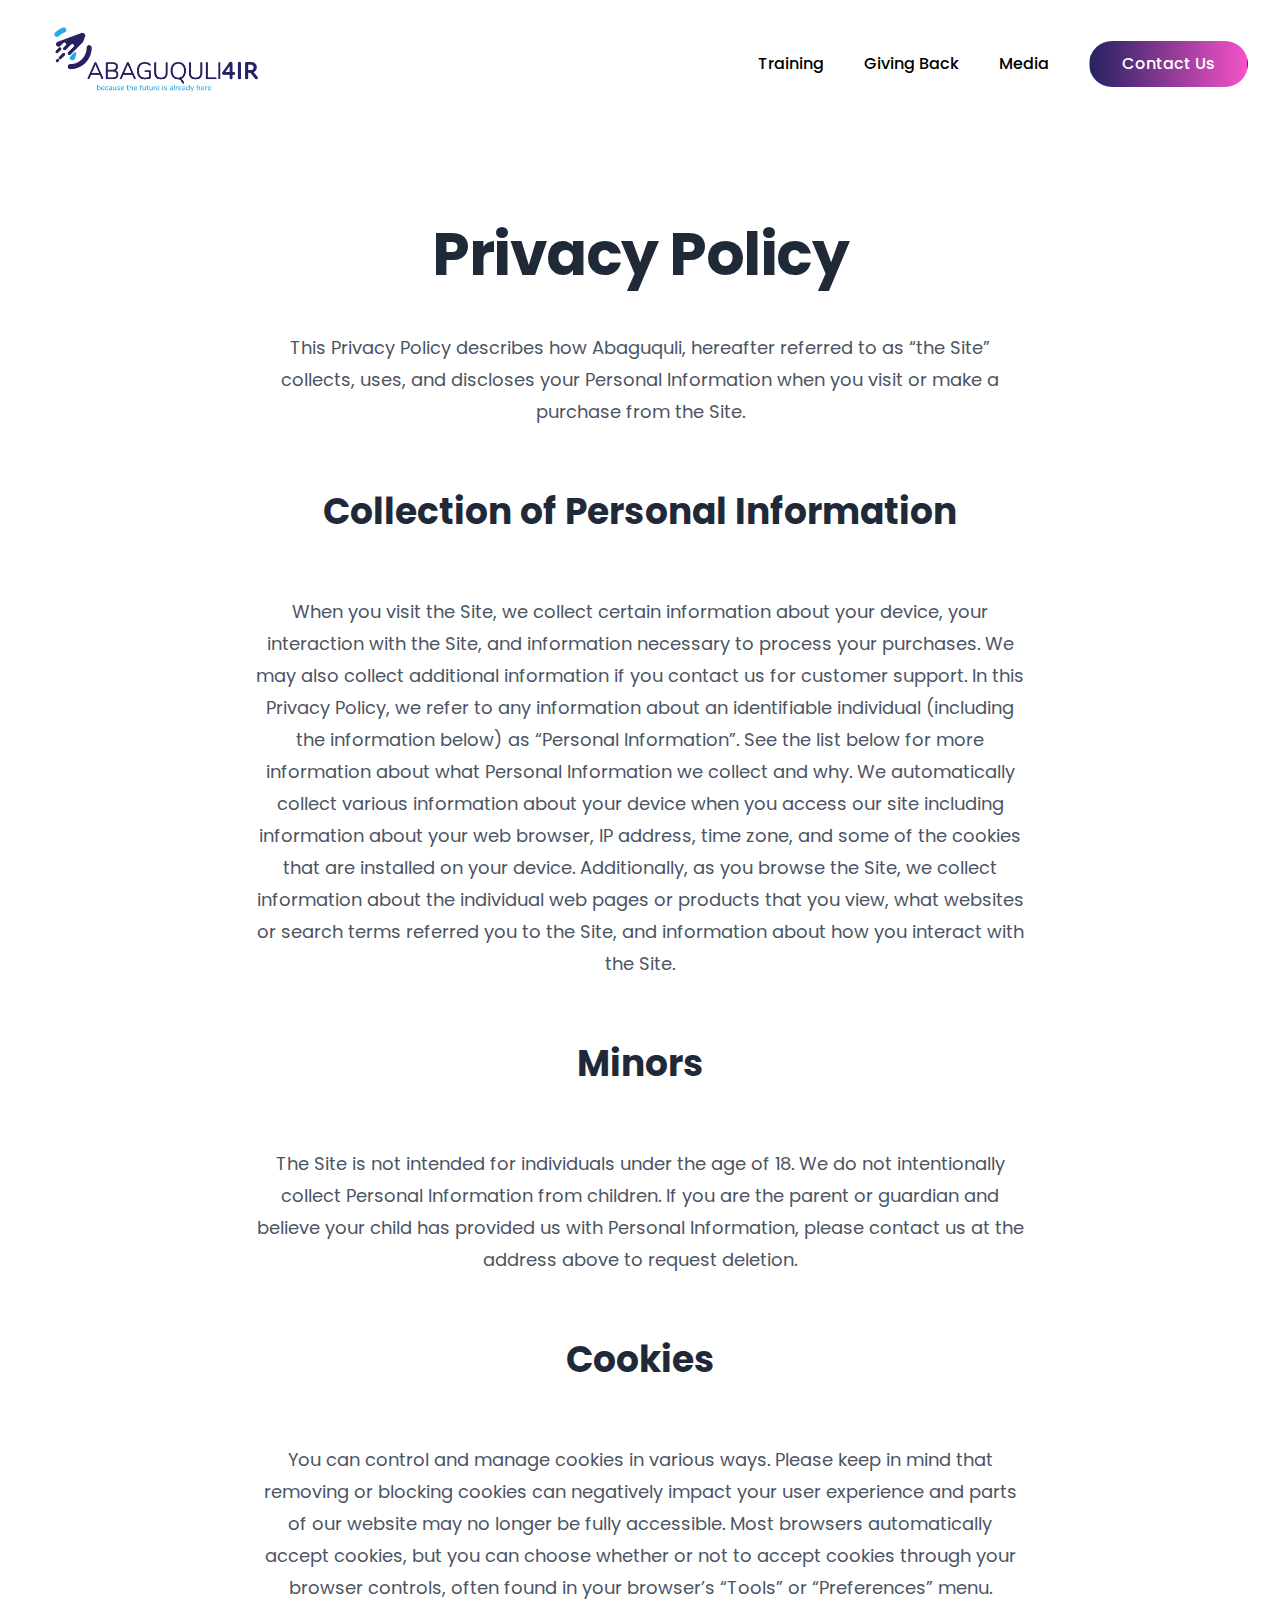
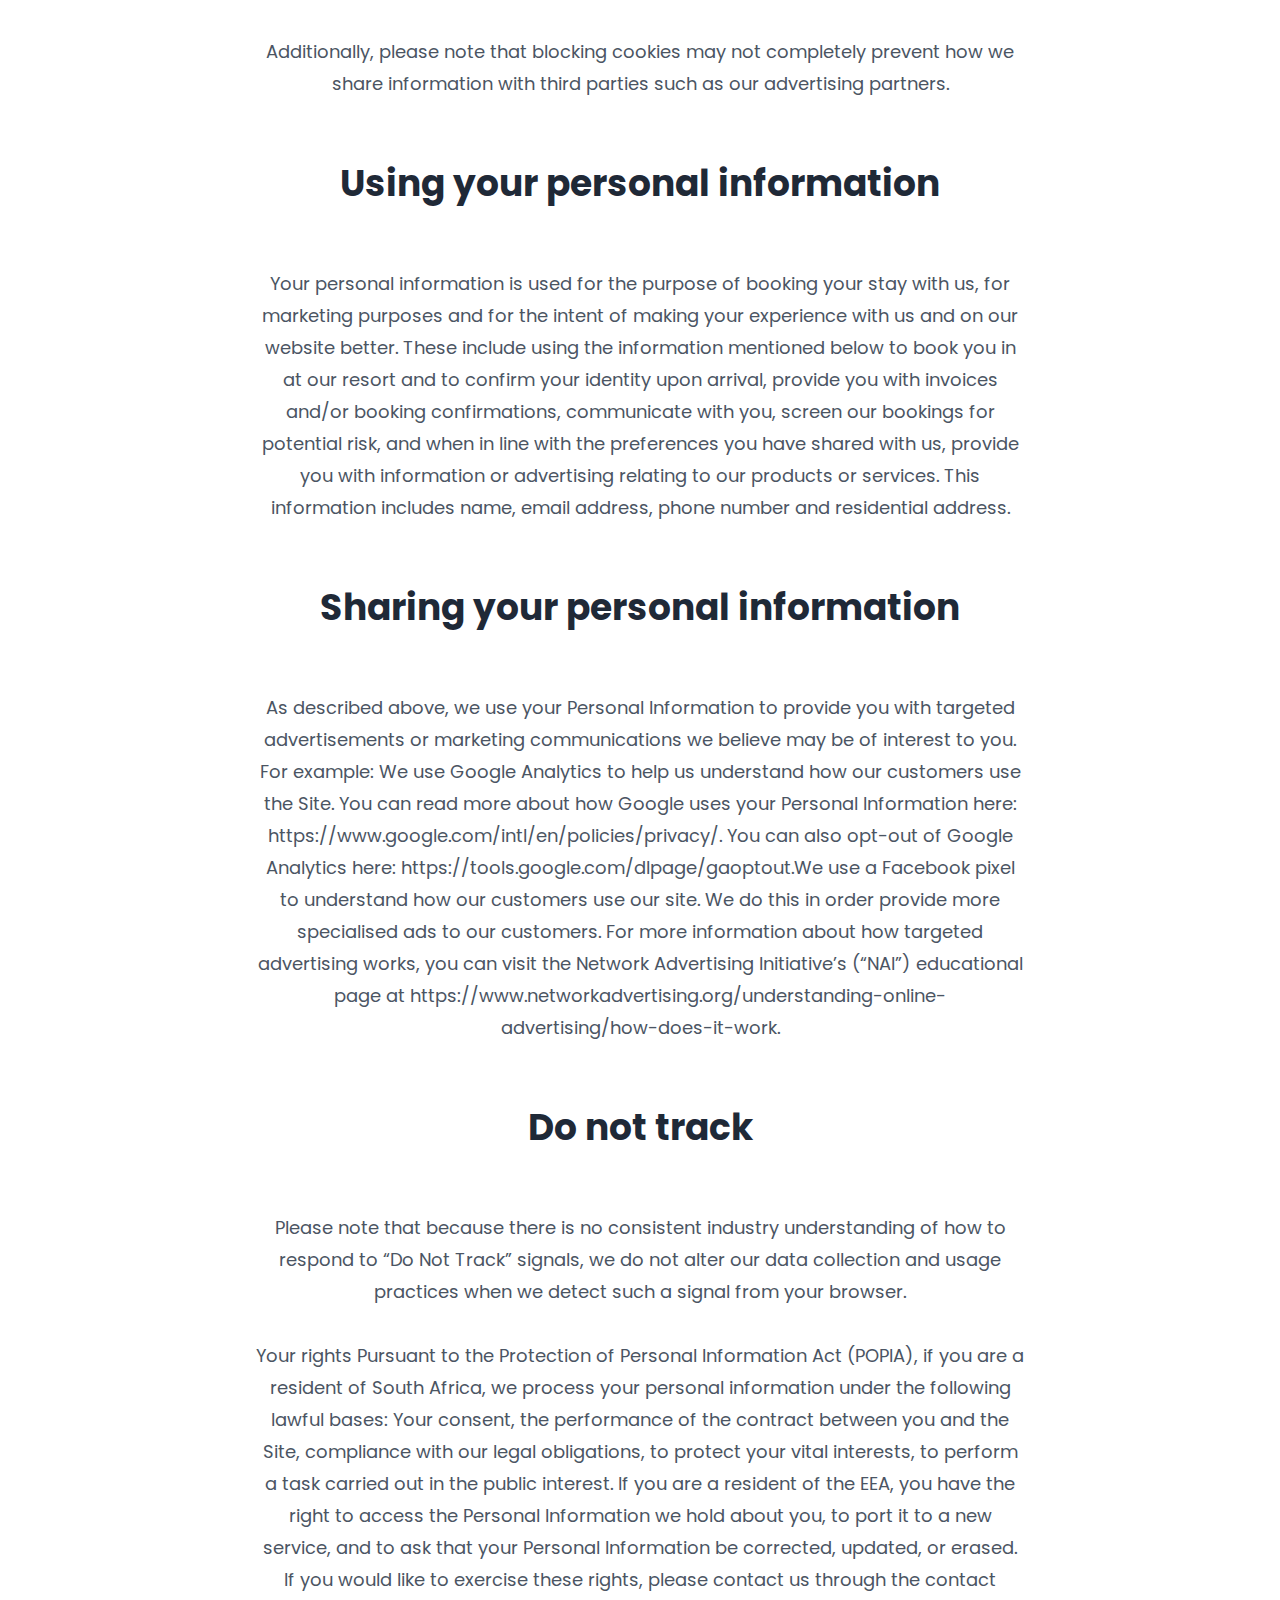
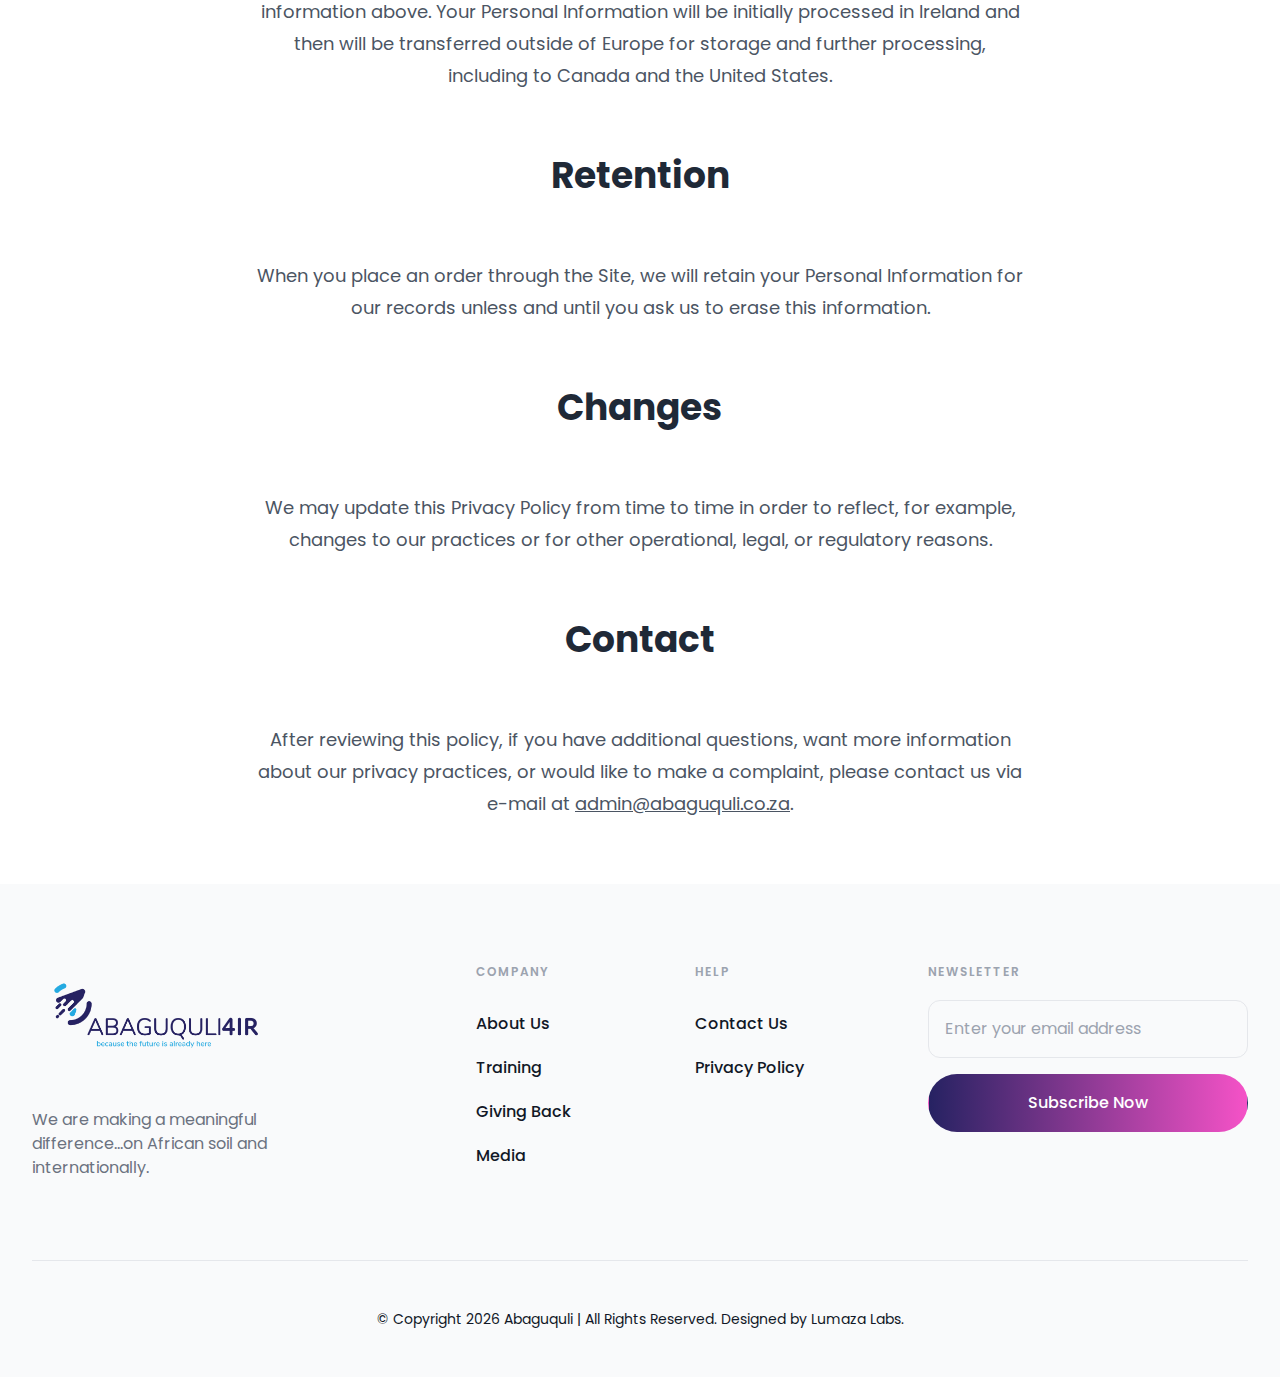
<file: public/privacy-policy.html>
<!DOCTYPE html>
<html lang="en">
  <head>
    <!-- Google tag (gtag.js) -->
    <script
      async
      src="https://www.googletagmanager.com/gtag/js?id=G-2C2XW6RGER"
    ></script>
    <script>
      window.dataLayer = window.dataLayer || [];
      function gtag() {
        dataLayer.push(arguments);
      }
      gtag("js", new Date());

      gtag("config", "G-2C2XW6RGER");
    </script>
    <meta charset="UTF-8" />
    <meta http-equiv="X-UA-Compatible" content="IE=edge" />
    <meta name="viewport" content="width=device-width, initial-scale=1.0" />
    <link rel="stylesheet" href="output.css" />
    <link rel="icon" href="images/favicon.webp" />
    <title>Training | Abaguquli</title>
    <script
      type="text/javascript"
      src="//s3.amazonaws.com/downloads.mailchimp.com/js/mc-validate.js"
    ></script>
    <script type="text/javascript">
      (function ($) {
        window.fnames = new Array();
        window.ftypes = new Array();
        fnames[0] = "EMAIL";
        ftypes[0] = "email";
        fnames[1] = "FNAME";
        ftypes[1] = "text";
        fnames[2] = "LNAME";
        ftypes[2] = "text";
        fnames[3] = "ADDRESS";
        ftypes[3] = "address";
        fnames[4] = "PHONE";
        ftypes[4] = "phone";
        fnames[5] = "BIRTHDAY";
        ftypes[5] = "birthday";
      })(jQuery);
      var $mcj = jQuery.noConflict(true);
    </script>
    <!--End mc_embed_signup-->
  </head>
  <body>
    <!-- SPINNER -->
    <div
      id="loader"
      class="h-screen w-screen fixed overflow-hidden flex justify-center items-center bg-white z-50"
    >
      <div class="wave animate-wave"></div>
      <div class="wave animate-wave animation-delay-100"></div>
      <div class="wave animate-wave animation-delay-200"></div>
      <div class="wave animate-wave animation-delay-300"></div>
      <div class="wave animate-wave animation-delay-400"></div>
      <div class="wave animate-wave animation-delay-500"></div>
      <div class="wave animate-wave animation-delay-600"></div>
      <div class="wave animate-wave animation-delay-700"></div>
      <div class="wave animate-wave animation-delay-800"></div>
      <div class="wave animate-wav animation-delay-900"></div>
    </div>
    <!-- HEADER -->
    <header>
      <!-- lg+ -->
      <div class="relative bg-transparent max-w-7xl mx-auto">
        <div class="absolute inset-0"></div>

        <div class="absolute inset-0"></div>

        <div class="relative py-2 px-4 mx-auto sm:px-6 lg:px-8">
          <nav class="flex items-center justify-between h-auto">
            <div class="flex-shrink- 0">
              <a
                href="index.html"
                title="Go visit the Abaguquli Home Page"
                class="flex"
              >
                <img
                  class="w-auto h-20 md:h-24 xl:h-28"
                  src="images/abaguquli4ir-logo.webp"
                  alt="Abguquli Logo"
                />
              </a>
            </div>

            <button
              type="button"
              id="menu-btn"
              class="inline-flex p-2 transition-all duration-200 rounded-2xl lg:hidden"
            >
              <svg
                class="w-7 h-7"
                xmlns="http://www.w3.org/2000/svg"
                fill="none"
                viewBox="0 0 24 24"
                stroke="currentColor"
              >
                <path
                  stroke-linecap="round"
                  stroke-linejoin="round"
                  stroke-width="2"
                  d="M4 6h16M4 12h16m-7 6h7"
                />
              </svg>
            </button>

            <div class="hidden lg:flex lg:items-center lg:space-x-10">
              <a
                href="training.html"
                title="We offer many courses amongst many different sectors to enable and empower people around us. Take a look at the various courses we have to offer."
                class="text-base font-medium text-champagne hover:text-purple focus:text-purple transition-all duration-200"
              >
                Training
              </a>

              <a
                href="npo.html"
                title="Learn more about how we give back to the community."
                class="text-base font-medium text-champagne hover:text-purple focus:text-purple transition-all duration-200"
              >
                Giving Back
              </a>

              <a
                href="media.html"
                title="Abaguquli has been featured in the media multiple times. View the articles and posts we have recently been featured in"
                class="text-base font-medium text-champagne hover:text-purple focus:text-purple transition-all duration-200"
              >
                Media
              </a>

              <a
                href="contact-us.html"
                title="Get in touch with us!"
                class="inline-flex items-center justify-center px-8 py-2.5 text-base font-medium bg-gradient-to-r from-blue to-purple text-white transition-all duration-200 border border-transparent rounded-full hover:shadow-md hover:shadow-purple"
                role="button"
              >
                Contact Us
              </a>
            </div>
          </nav>
        </div>
      </div>

      <!-- xs to lg -->
      <nav
        id="phone-menu"
        class="hidden ease-in flex-col w-screen h-screen fixed overflow-hidden top-0 right-0 z-10 px-10 py-10 bg-gray-50 sm:px-6"
      >
        <svg
          xmlns="http://www.w3.org/2000/svg"
          fill="none"
          viewBox="0 0 24 24"
          stroke-width="1.5"
          stroke="currentColor"
          class="w-6 h-6"
          id="exit-btn"
        >
          <path
            stroke-linecap="round"
            stroke-linejoin="round"
            d="M6 18L18 6M6 6l12 12"
          />
        </svg>

        <div class="flex flex-col flex-grow h-full items-end">
          <nav class="flex flex-col space-y-2 items-end">
            <a
              href="training.html"
              title="We offer many courses amongst many different sectors to enable and empower people around us. Take a look at the various courses we have to offer."
              class="flex py-2 font-medium text-blue transition-all duration-200 hover:translate-x-1 focus:translate-x-1"
            >
              Training
            </a>

            <a
              href="npo.html"
              title="Learn more about how we give back to the community."
              class="flex py-2 font-medium text-blue transition-all duration-200 hover:translate-x-1 focus:translate-x-1"
            >
              Giving Back
            </a>

            <a
              href="media.html"
              title="Abaguquli has been featured in the media multiple times. View the articles and posts we have recently been featured in"
              class="flex py-2 font-medium text-blue transition-all duration-200 hover:translate-x-1 focus:translate-x-1"
            >
              Media
            </a>
          </nav>

          <div class="flex flex-col mt-6">
            <a
              href="contact-us.html"
              title="Get in touch with us!"
              class="inline-flex items-end justify-center px-8 py-2.5 text-base font-medium bg-gradient-to-r from-blue to-purple text-white transition-all duration-200 border border-transparent rounded-full hover:shadow-md hover:shadow-purple"
              role="button"
            >
              Contact Us
            </a>
          </div>
        </div>
      </nav>
    </header>

    <!-- PRIVACY POLICY -->

    <section class="py-12 sm:py-16">
      <div class="px-4 mx-auto sm:px-6 lg:px-8 max-w-7xl">
        <div class="max-w-3xl mx-auto text-center">
          <h2
            class="mt-6 text-4xl font-bold tracking-tight text-gray-800 lg:mt-8 md:text-5xl lg:text-6xl"
          >
            Privacy Policy
          </h2>
          <br />
          <div
            class="mt-10 text-base font-normal leading-7 text-gray-600 lg:text-lg lg:mt-6 lg:leading-8"
          >
            <p>
              This Privacy Policy describes how Abaguquli, hereafter referred to
              as “the Site” collects, uses, and discloses your Personal
              Information when you visit or make a purchase from the Site.
            </p>
            <br />
            <h3
              class="font-bold text-2xl md:text-3xl lg:text-4xl py-8 text-gray-800"
            >
              Collection of Personal Information
            </h3>
            <br />
            When you visit the Site, we collect certain information about your
            device, your interaction with the Site, and information necessary to
            process your purchases. We may also collect additional information
            if you contact us for customer support. In this Privacy Policy, we
            refer to any information about an identifiable individual (including
            the information below) as “Personal Information”. See the list below
            for more information about what Personal Information we collect and
            why. We automatically collect various information about your device
            when you access our site including information about your web
            browser, IP address, time zone, and some of the cookies that are
            installed on your device. Additionally, as you browse the Site, we
            collect information about the individual web pages or products that
            you view, what websites or search terms referred you to the Site,
            and information about how you interact with the Site.
            <br /><br />
            <h3
              class="font-bold text-2xl md:text-3xl lg:text-4xl py-8 text-gray-800"
            >
              Minors
            </h3>
            <br />
            The Site is not intended for individuals under the age of 18. We do
            not intentionally collect Personal Information from children. If you
            are the parent or guardian and believe your child has provided us
            with Personal Information, please contact us at the address above to
            request deletion.
            <br /><br />
            <h3
              class="font-bold text-2xl md:text-3xl lg:text-4xl py-8 text-gray-800"
            >
              Cookies
            </h3>
            <br />
            You can control and manage cookies in various ways. Please keep in
            mind that removing or blocking cookies can negatively impact your
            user experience and parts of our website may no longer be fully
            accessible. Most browsers automatically accept cookies, but you can
            choose whether or not to accept cookies through your browser
            controls, often found in your browser’s “Tools” or “Preferences”
            menu. <br /><br />
            Additionally, please note that blocking cookies may not completely
            prevent how we share information with third parties such as our
            advertising partners.

            <br /><br />
            <h3
              class="font-bold text-2xl md:text-3xl lg:text-4xl py-8 text-gray-800"
            >
              Using your personal information
            </h3>
            <br />
            Your personal information is used for the purpose of booking your
            stay with us, for marketing purposes and for the intent of making
            your experience with us and on our website better. These include
            using the information mentioned below to book you in at our resort
            and to confirm your identity upon arrival, provide you with invoices
            and/or booking confirmations, communicate with you, screen our
            bookings for potential risk, and when in line with the preferences
            you have shared with us, provide you with information or advertising
            relating to our products or services. This information includes
            name, email address, phone number and residential address.
            <br /><br />
            <h3
              class="font-bold text-2xl md:text-3xl lg:text-4xl py-8 text-gray-800"
            >
              Sharing your personal information
            </h3>
            <br />
            As described above, we use your Personal Information to provide you
            with targeted advertisements or marketing communications we believe
            may be of interest to you. For example: We use Google Analytics to
            help us understand how our customers use the Site. You can read more
            about how Google uses your Personal Information here:
            https://www.google.com/intl/en/policies/privacy/. You can also
            opt-out of Google Analytics here:
            https://tools.google.com/dlpage/gaoptout.We use a Facebook pixel to
            understand how our customers use our site. We do this in order
            provide more specialised ads to our customers. For more information
            about how targeted advertising works, you can visit the Network
            Advertising Initiative’s (“NAI”) educational page at
            https://www.networkadvertising.org/understanding-online-advertising/how-does-it-work.
            <br /><br />
            <h3
              class="font-bold text-2xl md:text-3xl lg:text-4xl py-8 text-gray-800"
            >
              Do not track
            </h3>
            <br />
            Please note that because there is no consistent industry
            understanding of how to respond to “Do Not Track” signals, we do not
            alter our data collection and usage practices when we detect such a
            signal from your browser. <br /><br />
            Your rights Pursuant to the Protection of Personal Information Act
            (POPIA), if you are a resident of South Africa, we process your
            personal information under the following lawful bases: Your consent,
            the performance of the contract between you and the Site, compliance
            with our legal obligations, to protect your vital interests, to
            perform a task carried out in the public interest. If you are a
            resident of the EEA, you have the right to access the Personal
            Information we hold about you, to port it to a new service, and to
            ask that your Personal Information be corrected, updated, or erased.
            If you would like to exercise these rights, please contact us
            through the contact information above. Your Personal Information
            will be initially processed in Ireland and then will be transferred
            outside of Europe for storage and further processing, including to
            Canada and the United States.
            <br /><br />
            <h3
              class="font-bold text-2xl md:text-3xl lg:text-4xl py-8 text-gray-800"
            >
              Retention
            </h3>
            <br />
            When you place an order through the Site, we will retain your
            Personal Information for our records unless and until you ask us to
            erase this information.
            <br /><br />
            <h3
              class="font-bold text-2xl md:text-3xl lg:text-4xl py-8 text-gray-800"
            >
              Changes
            </h3>
            <br />
            We may update this Privacy Policy from time to time in order to
            reflect, for example, changes to our practices or for other
            operational, legal, or regulatory reasons.
            <br /><br />
            <h3
              class="font-bold text-2xl md:text-3xl lg:text-4xl py-8 text-gray-800"
            >
              Contact
            </h3>
            <br />
            After reviewing this policy, if you have additional questions, want
            more information about our privacy practices, or would like to make
            a complaint, please contact us via e-mail at
            <a
              href="mailto:admin@abaguquli.co.za?subject=Privacy Policy Enquiry"
              class="hover:text-purple focus:text-purple underline transition-all"
              >admin@abaguquli.co.za</a
            >.
          </div>
        </div>
      </div>
    </section>

    <!-- FOOTER -->

    <footer class="py-12 bg-gray-50 sm:pt-16 lg:pt-20">
      <div class="px-4 mx-auto sm:px-6 lg:px-8 max-w-7xl">
        <div
          class="flex flex-wrap items-start md:justify-between gap-y-12 gap-x-24 md:gap-x-12"
        >
          <div class="w-full lg:w-64 xl:w-full xl:max-w-xs">
            <a href="index.html" title="" class="flex">
              <img
                class="w-auto h-28"
                src="images/abaguquli4ir-logo.webp"
                alt="The Abaguquli Logo"
              />
            </a>

            <p class="mt-8 text-base font-normal text-gray-500">
              We are making a meaningful difference...on African soil and
              internationally.
            </p>
          </div>

          <div>
            <p
              class="text-xs font-semibold tracking-widest text-gray-400 uppercase"
            >
              Company
            </p>

            <ul class="mt-8 space-y-5">
              <li>
                <a
                  href="index.html#about-us"
                  title="Learn more about who we are and why we started."
                  class="inline-flex text-base font-medium text-gray-900 transition-all duration-200 hover:translate-x-1 hover:text-blue-600"
                >
                  About Us
                </a>
              </li>

              <li>
                <a
                  href="training.html"
                  title="We offer many courses amongst many different sectors to enable and empower people around us. Take a look at the various courses we have to offer."
                  class="inline-flex text-base font-medium text-gray-900 transition-all duration-200 hover:translate-x-1 hover:text-blue-600"
                >
                  Training
                </a>
              </li>

              <li>
                <a
                  href="npo.html"
                  title="View how we give back to the community."
                  class="inline-flex text-base font-medium text-gray-900 transition-all duration-200 hover:translate-x-1 hover:text-blue-600"
                >
                  Giving Back
                </a>
              </li>

              <li>
                <a
                  href="media.html"
                  title="Abaguquli has been featured in the media multiple times. View the articles and posts we have recently been featured in."
                  class="inline-flex text-base font-medium text-gray-900 transition-all duration-200 hover:translate-x-1 hover:text-blue-600"
                >
                  Media
                </a>
              </li>
            </ul>
          </div>

          <div>
            <p
              class="text-xs font-semibold tracking-widest text-gray-400 uppercase"
            >
              Help
            </p>

            <ul class="mt-8 space-y-5">
              <li>
                <a
                  href="contact-us.html"
                  title="View our contact information"
                  class="inline-flex text-base font-medium text-gray-900 transition-all duration-200 hover:translate-x-1 hover:text-blue-600"
                >
                  Contact Us
                </a>
              </li>

              <li>
                <a
                  href="privacy-policy.html"
                  title="View Abaguquli's Privacy Policy to see how we protect your personal information."
                  class="inline-flex text-base font-medium text-gray-900 transition-all duration-200 hover:translate-x-1 hover:text-blue-600"
                >
                  Privacy Policy
                </a>
              </li>
            </ul>
          </div>

          <div class="w-full md:max-w-xs">
            <p
              class="text-xs font-semibold tracking-widest text-gray-400 uppercase"
            >
              Newsletter
            </p>

            <form
              action="https://abaguquli.us14.list-manage.com/subscribe/post?u=b909c53072fa2983486f927c4&amp;id=fce5129609&amp;f_id=009b92e0f0"
              method="post"
              id="mc-embedded-subscribe-form"
              name="mc-embedded-subscribe-form"
              class="validate mt-5 space-y-4"
              target="_blank"
              novalidate
            >
              <div>
                <label for="mce-EMAIL" class="sr-only"> Email address </label>
                <input
                  type="email"
                  name="EMAIL"
                  id="mce-EMAIL"
                  placeholder="Enter your email address"
                  class="block w-full px-4 py-4 text-base text-gray-900 border border-gray-200 rounded-xl bg-gray-50 focus:bg-white focus:outline-none focus:border-purple focus:ring-1 focus:ring-purple"
                />
              </div>
              <!-- real people should not fill this in and expect good things - do not remove this or risk form bot signups-->
              <div style="position: absolute; left: -5000px" aria-hidden="true">
                <input
                  type="text"
                  name="b_b909c53072fa2983486f927c4_fce5129609"
                  tabindex="-1"
                  value=""
                />
              </div>
              <button
                type="submit"
                value="Subscribe"
                name="subscribe"
                id="mc-embedded-subscribe"
                class="inline-flex bg-gradient-to-r from-blue to-purple items-center justify-center w-full px-6 py-4 text-base font-medium text-white transition-all duration-200 border border-transparent rounded-full hover:shadow-purple focus:shadow-purple"
              >
                Subscribe Now
              </button>
            </form>
          </div>
        </div>

        <div
          class="pt-12 mt-12 text-center border-t border-gray-200 sm:mt-16 lg:mt-20"
        >
          <p class="text-sm font-normal text-gray-900">
            © Copyright <span id="year">2023</span> Abaguquli | All Rights
            Reserved. Designed by
            <a
              href="https://lumazalabs.com"
              class="hover:text-blue focus:text-blue transition-all"
              >Lumaza Labs.</a
            >
          </p>
        </div>
      </div>
    </footer>
  </body>
  <script src="script.js"></script>
  <script src="loader.js"></script>
</html>
</file>
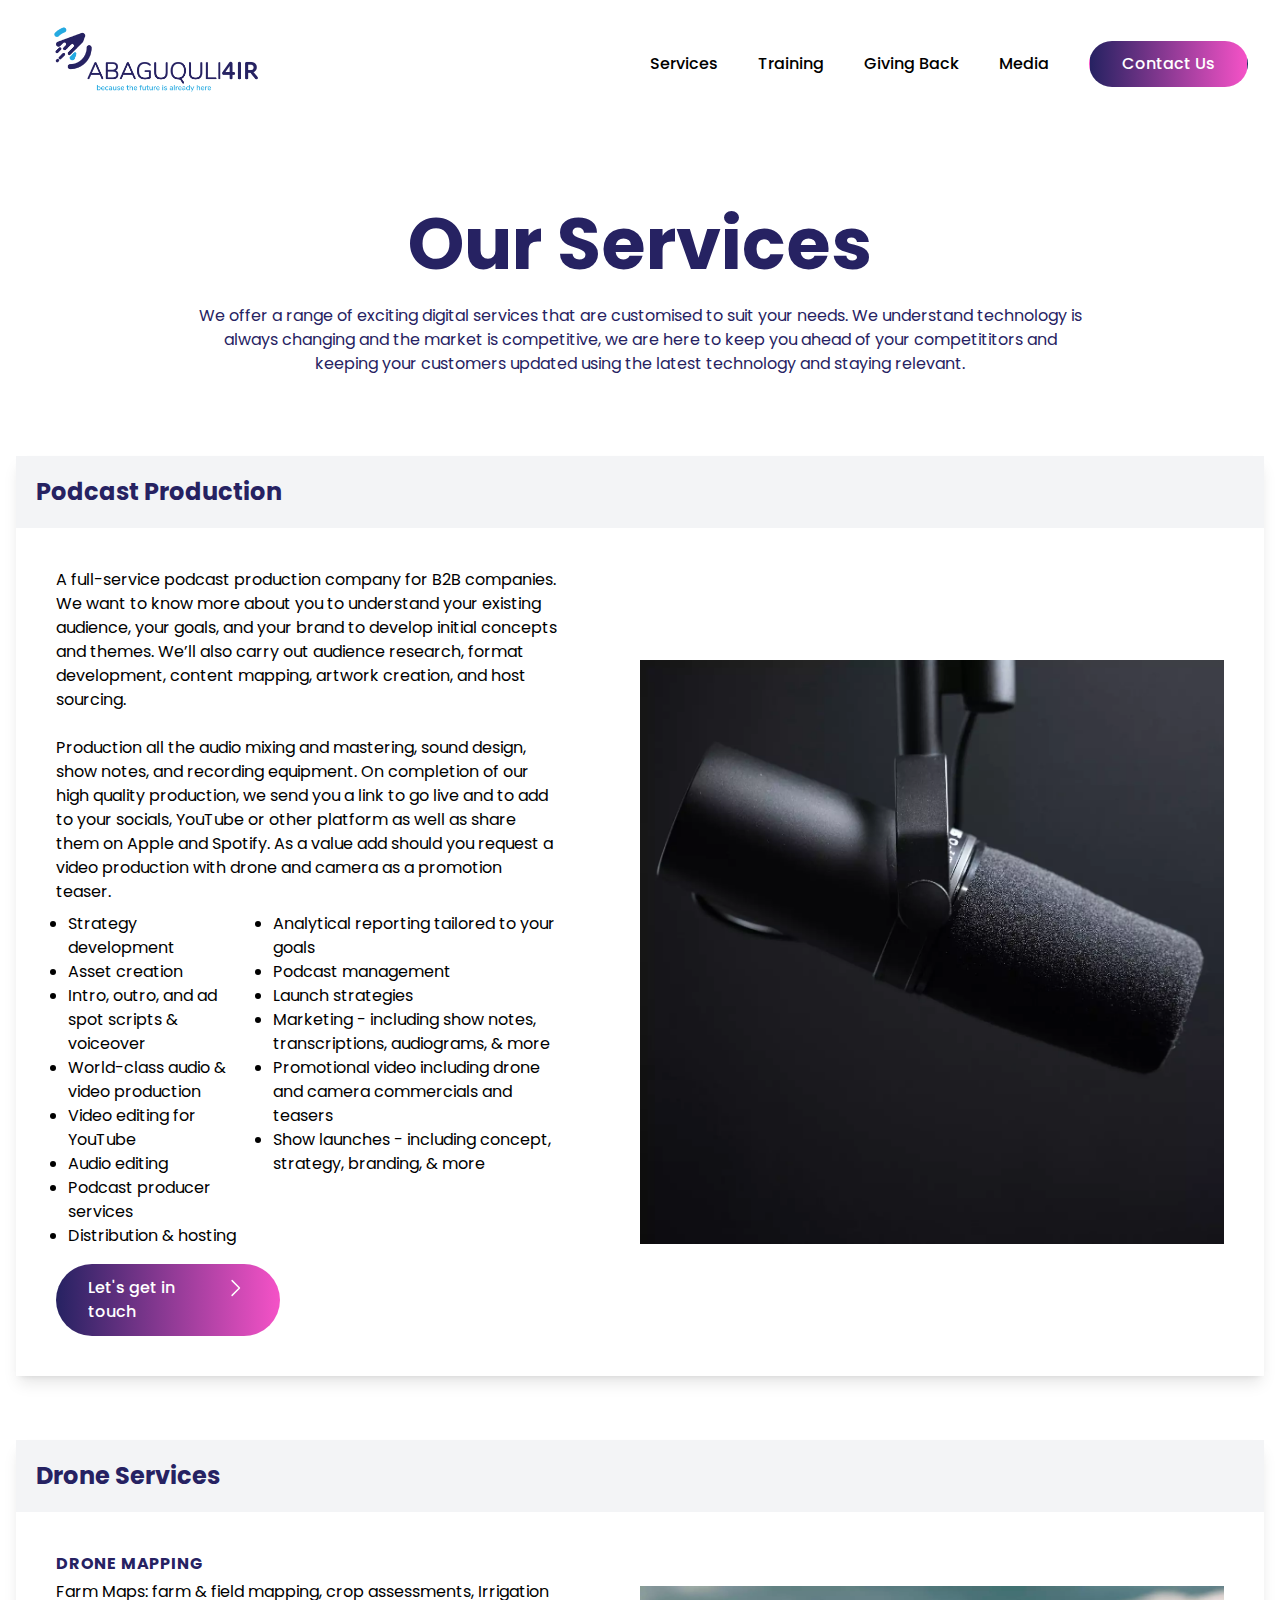
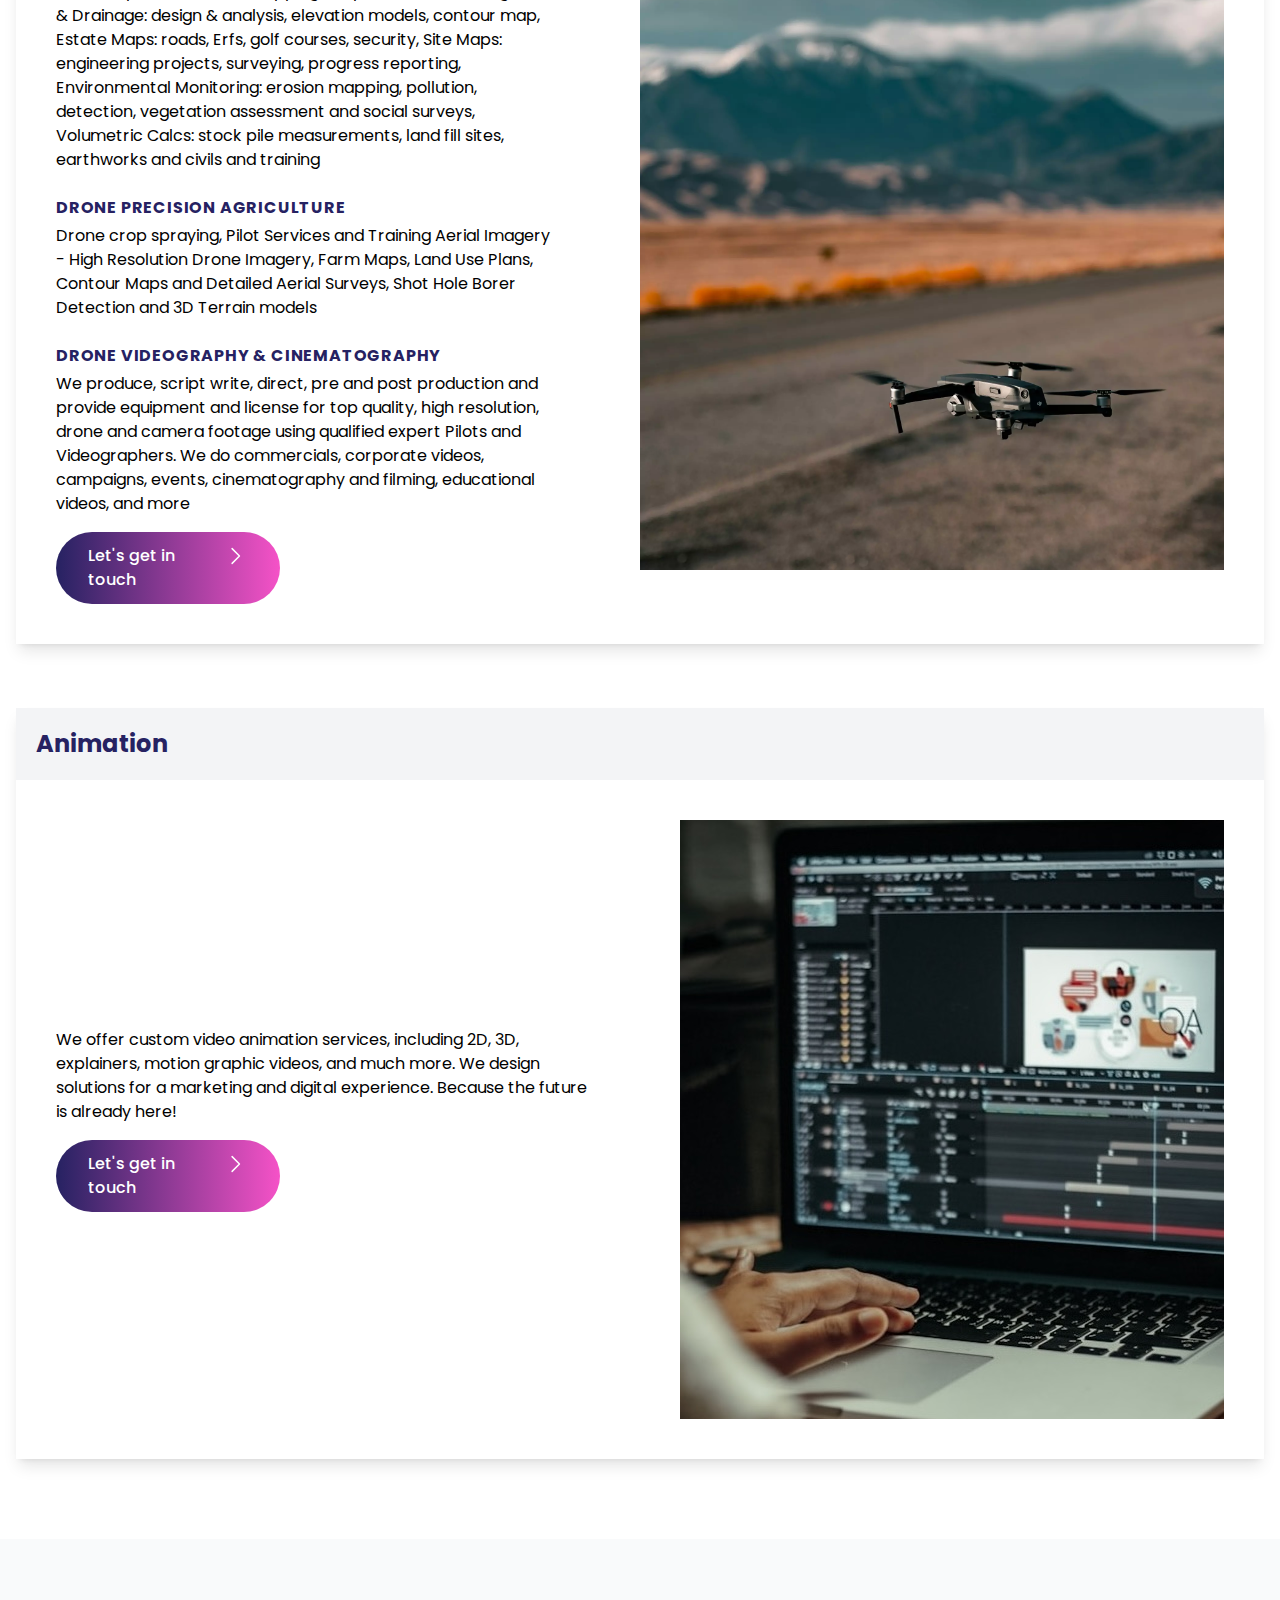
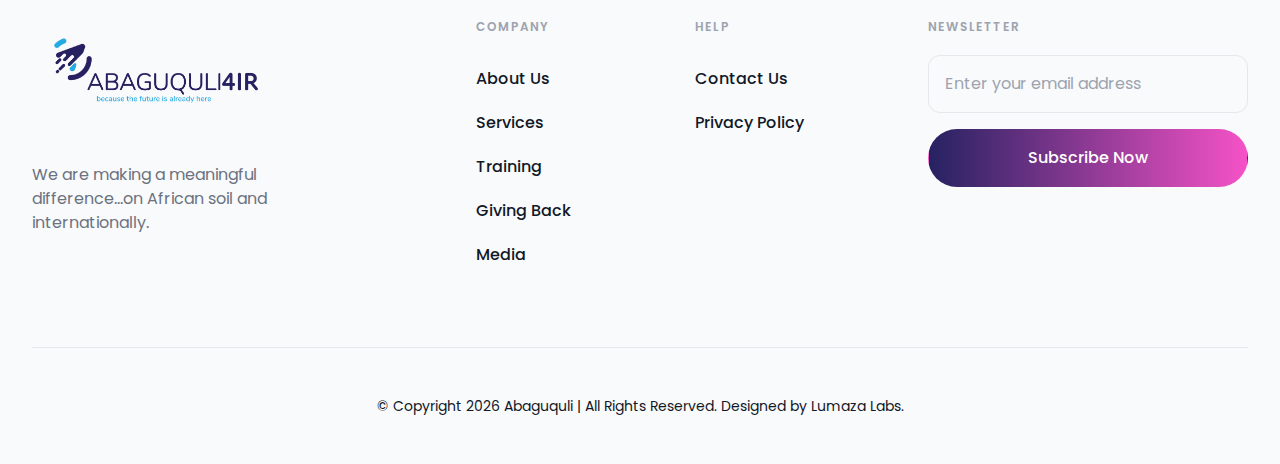
<file: public/services.html>
<!DOCTYPE html>
<html lang="en">
  <head>
    <!-- Google tag (gtag.js) -->
    <script
      async
      src="https://www.googletagmanager.com/gtag/js?id=G-2C2XW6RGER"
    ></script>
    <script>
      window.dataLayer = window.dataLayer || [];
      function gtag() {
        dataLayer.push(arguments);
      }
      gtag("js", new Date());

      gtag("config", "G-2C2XW6RGER");
    </script>
    <meta charset="UTF-8" />
    <meta http-equiv="X-UA-Compatible" content="IE=edge" />
    <meta name="viewport" content="width=device-width, initial-scale=1.0" />
    <link rel="stylesheet" href="output.css" />
    <link rel="icon" href="images/favicon.webp" />
    <title>Services | Abaguquli</title>
    <script
      type="text/javascript"
      src="//s3.amazonaws.com/downloads.mailchimp.com/js/mc-validate.js"
    ></script>
    <script type="text/javascript">
      (function ($) {
        window.fnames = new Array();
        window.ftypes = new Array();
        fnames[0] = "EMAIL";
        ftypes[0] = "email";
        fnames[1] = "FNAME";
        ftypes[1] = "text";
        fnames[2] = "LNAME";
        ftypes[2] = "text";
        fnames[3] = "ADDRESS";
        ftypes[3] = "address";
        fnames[4] = "PHONE";
        ftypes[4] = "phone";
        fnames[5] = "BIRTHDAY";
        ftypes[5] = "birthday";
      })(jQuery);
      var $mcj = jQuery.noConflict(true);
    </script>
    <!--End mc_embed_signup-->
  </head>
  <body>
    <!-- SPINNER -->
    <div
      id="loader"
      class="h-screen w-screen fixed overflow-hidden flex justify-center items-center bg-white z-50"
    >
      <div class="wave animate-wave"></div>
      <div class="wave animate-wave animation-delay-100"></div>
      <div class="wave animate-wave animation-delay-200"></div>
      <div class="wave animate-wave animation-delay-300"></div>
      <div class="wave animate-wave animation-delay-400"></div>
      <div class="wave animate-wave animation-delay-500"></div>
      <div class="wave animate-wave animation-delay-600"></div>
      <div class="wave animate-wave animation-delay-700"></div>
      <div class="wave animate-wave animation-delay-800"></div>
      <div class="wave animate-wav animation-delay-900"></div>
    </div>
    <!-- HEADER -->
    <header>
      <!-- lg+ -->
      <div class="relative bg-transparent max-w-7xl mx-auto">
        <div class="absolute inset-0"></div>

        <div class="absolute inset-0"></div>

        <div class="relative py-2 px-4 mx-auto sm:px-6 lg:px-8">
          <nav class="flex items-center justify-between h-auto">
            <div class="flex-shrink- 0">
              <a
                href="index.html"
                title="Go visit the Abaguquli Home Page"
                class="flex"
              >
                <img
                  class="w-auto h-20 md:h-24 xl:h-28"
                  src="images/abaguquli4ir-logo.webp"
                  alt="Abguquli Logo"
                />
              </a>
            </div>

            <button
              type="button"
              id="menu-btn"
              class="inline-flex p-2 text-adopt transition-all duration-200 rounded-2xl lg:hidden focus:text-adopt-dark hover:text-adopt-dark"
            >
              <svg
                class="w-7 h-7"
                xmlns="http://www.w3.org/2000/svg"
                fill="none"
                viewBox="0 0 24 24"
                stroke="currentColor"
              >
                <path
                  stroke-linecap="round"
                  stroke-linejoin="round"
                  stroke-width="2"
                  d="M4 6h16M4 12h16m-7 6h7"
                />
              </svg>
            </button>

            <div class="hidden lg:flex lg:items-center lg:space-x-10">
              <a
                href="services.html"
                title="View the various services that we offer."
                class="text-base font-medium hover:text-purple focus:text-purple transition-all duration-200"
              >
                Services
              </a>
              <a
                href="training.html"
                title="We offer many courses amongst many different sectors to enable and empower people around us. Take a look at the various courses we have to offer."
                class="text-base font-medium hover:text-purple focus:text-purple transition-all duration-200"
              >
                Training
              </a>

              <a
                href="npo.html"
                title="Learn more about how we give back to the community."
                class="text-base font-medium hover:text-purple focus:text-purple transition-all duration-200"
              >
                Giving Back
              </a>

              <a
                href="media.html"
                title="Abaguquli has been featured in the media multiple times. View the articles and posts we have recently been featured in"
                class="text-base font-medium hover:text-purple focus:text-purple transition-all duration-200"
              >
                Media
              </a>

              <a
                href="contact-us.html"
                title="Get in touch with us!"
                class="inline-flex items-center justify-center px-8 py-2.5 text-base font-medium bg-gradient-to-r from-blue to-purple text-white transition-all duration-200 border border-transparent rounded-full hover:shadow-md hover:shadow-purple"
                role="button"
              >
                Contact Us
              </a>
            </div>
          </nav>
        </div>
      </div>

      <!-- xs to lg -->
      <nav
        id="phone-menu"
        class="hidden ease-in flex-col w-screen h-screen fixed overflow-hidden top-0 right-0 z-10 px-10 py-10 bg-gray-50 sm:px-6"
      >
        <svg
          xmlns="http://www.w3.org/2000/svg"
          fill="none"
          viewBox="0 0 24 24"
          stroke-width="1.5"
          stroke="currentColor"
          class="w-6 h-6"
          id="exit-btn"
        >
          <path
            stroke-linecap="round"
            stroke-linejoin="round"
            d="M6 18L18 6M6 6l12 12"
          />
        </svg>

        <div class="flex flex-col flex-grow h-full items-end">
          <nav class="flex flex-col space-y-2 items-end">
            <a
              href="services.html"
              title="See the various services we offer."
              class="flex py-2 font-medium text-blue transition-all duration-200 hover:translate-x-1 focus:translate-x-1"
            >
              Services
            </a>
            <a
              href="training.html"
              title="We offer many courses amongst many different sectors to enable and empower people around us. Take a look at the various courses we have to offer."
              class="flex py-2 font-medium text-blue transition-all duration-200 hover:translate-x-1 focus:translate-x-1"
            >
              Training
            </a>

            <a
              href="npo.html"
              title="Learn more about how we give back to the community."
              class="flex py-2 font-medium text-blue transition-all duration-200 hover:translate-x-1 focus:translate-x-1"
            >
              Giving Back
            </a>

            <a
              href="media.html"
              title="Abaguquli has been featured in the media multiple times. View the articles and posts we have recently been featured in"
              class="flex py-2 font-medium text-blue transition-all duration-200 hover:translate-x-1 focus:translate-x-1"
            >
              Media
            </a>
          </nav>

          <div class="flex flex-col mt-6">
            <a
              href="contact-us.html"
              title="Get in touch with us!"
              class="inline-flex items-end justify-center px-8 py-2.5 text-base font-medium bg-gradient-to-r from-blue to-purple text-white transition-all duration-200 border border-transparent rounded-full hover:shadow-md hover:shadow-purple"
              role="button"
            >
              Contact Us
            </a>
          </div>
        </div>
      </nav>
    </header>

    <!-- HERO SECTION -->

    <section class="py-20">
      <div class="px-4 mx-auto max-w-7xl">
        <h1
          class="text-center text-4xl md:text-5xl lg:text-6xl xl:text-7xl font-bold pb-6 text-blue"
        >
          Our Services
        </h1>
        <p class="text-blue text-base text-center max-w-4xl mx-auto">
          We offer a range of exciting digital services that are customised to
          suit your needs. We understand technology is always changing and the
          market is competitive, we are here to keep you ahead of your
          competititors and keeping your customers updated using the latest
          technology and staying relevant.
        </p>

        <!-- PODCAST PRODUCTION -->

        <div id="digital-entrepreneurship" class="shadow-lg mt-20">
          <div
            class="bg-gray-100 flex flex-col md:flex-row p-5 justify-between"
          >
            <h3 class="text-2xl text-center font-bold text-blue">
              Podcast Production
            </h3>
          </div>
          <div
            class="p-10 flex flex-col md:flex-row items-center gap-10 md:gap-20"
          >
            <div class="md:w-1/2 text-center md:text-left">
              <p>
                A full-service podcast production company for B2B companies. We
                want to know more about you to understand your existing
                audience, your goals, and your brand to develop initial concepts
                and themes. We’ll also carry out audience research, format
                development, content mapping, artwork creation, and host
                sourcing. <br /><br />Production all the audio mixing and
                mastering, sound design, show notes, and recording equipment. On
                completion of our high quality production, we send you a link to
                go live and to add to your socials, YouTube or other platform as
                well as share them on Apple and Spotify. As a value add should
                you request a video production with drone and camera as a
                promotion teaser.
              </p>
              <div
                class="flex justify-center text-left items-start gap-5 list-inside w-full"
              >
                <ul class="md:pl-3 pt-2 list-disc">
                  <li>Strategy development</li>
                  <li>Asset creation</li>
                  <li>Intro, outro, and ad spot scripts & voiceover</li>
                  <li>World-class audio & video production</li>
                  <li>Video editing for YouTube</li>
                  <li>Audio editing</li>
                  <li>Podcast producer services</li>
                  <li>Distribution & hosting</li>
                </ul>
                <ul class="md:pl-3 pt-2 list-disc">
                  <li>Analytical reporting tailored to your goals</li>
                  <li>Podcast management</li>
                  <li>Launch strategies</li>
                  <li>
                    Marketing - including show notes, transcriptions,
                    audiograms, & more
                  </li>
                  <li>
                    Promotional video including drone and camera commercials and
                    teasers
                  </li>
                  <li>
                    Show launches - including concept, strategy, branding, &
                    more
                  </li>
                </ul>
              </div>
              <a
                href="contact-us.html"
                class="inline-flex justify-around bg-gradient-to-r from-blue to-purple hover:shadow-purple transition-all w-56 py-3 rounded-full mt-4 px-8"
              >
                <p class="text-white text-base font-medium">
                  Let's get in touch
                </p>
                <svg
                  xmlns="http://www.w3.org/2000/svg"
                  fill="none"
                  viewBox="0 0 24 24"
                  stroke-width="1.5"
                  stroke="currentColor"
                  class="w-6 h-6 text-white"
                >
                  <path
                    stroke-linecap="round"
                    stroke-linejoin="round"
                    d="M8.25 4.5l7.5 7.5-7.5 7.5"
                  />
                </svg>
              </a>
            </div>
            <img src="images/podcast.webp" class="md:w-1/2 h-auto" />
          </div>
        </div>

        <!-- DRONE SERVICES -->

        <div id="digital-entrepreneurship" class="shadow-lg mt-16">
          <div
            class="bg-gray-100 flex flex-col md:flex-row p-5 justify-between"
          >
            <h3 class="text-2xl text-center font-bold text-blue">
              Drone Services
            </h3>
          </div>
          <div
            class="p-10 flex flex-col md:flex-row items-center gap-10 md:gap-20"
          >
            <div class="md:w-1/2 text-center md:text-left">
              <h6 class="text-base font-bold tracking-wider pb-1 text-blue">
                DRONE MAPPING
              </h6>
              <p>
                Farm Maps: farm & field mapping, crop assessments, Irrigation &
                Drainage: design & analysis, elevation models, contour map,
                Estate Maps: roads, Erfs, golf courses, security, Site Maps:
                engineering projects, surveying, progress reporting,
                Environmental Monitoring: erosion mapping, pollution, detection,
                vegetation assessment and social surveys, Volumetric Calcs:
                stock pile measurements, land fill sites, earthworks and civils
                and training
              </p>
              <br />
              <h6 class="text-base font-bold tracking-wider pb-1 text-blue">
                DRONE PRECISION AGRICULTURE
              </h6>
              <p>
                Drone crop spraying, Pilot Services and Training Aerial Imagery
                - High Resolution Drone Imagery, Farm Maps, Land Use Plans,
                Contour Maps and Detailed Aerial Surveys, Shot Hole Borer
                Detection and 3D Terrain models
              </p>
              <br />
              <h6 class="text-base font-bold tracking-wider pb-1 text-blue">
                DRONE VIDEOGRAPHY & CINEMATOGRAPHY
              </h6>
              <p>
                We produce, script write, direct, pre and post production and
                provide equipment and license for top quality, high resolution,
                drone and camera footage using qualified expert Pilots and
                Videographers. We do commercials, corporate videos, campaigns,
                events, cinematography and filming, educational videos, and more
              </p>
              <a
                href="contact-us.html"
                class="inline-flex justify-around bg-gradient-to-r from-blue to-purple hover:shadow-purple transition-all w-56 py-3 rounded-full mt-4 px-8"
              >
                <p class="text-white text-base font-medium">
                  Let's get in touch
                </p>
                <svg
                  xmlns="http://www.w3.org/2000/svg"
                  fill="none"
                  viewBox="0 0 24 24"
                  stroke-width="1.5"
                  stroke="currentColor"
                  class="w-6 h-6 text-white"
                >
                  <path
                    stroke-linecap="round"
                    stroke-linejoin="round"
                    d="M8.25 4.5l7.5 7.5-7.5 7.5"
                  />
                </svg>
              </a>
            </div>
            <img src="images/drone-services.webp" class="md:w-1/2 h-auto" />
          </div>
        </div>

        <!-- ANIMATION  -->

        <div id="digital-entrepreneurship" class="shadow-lg mt-16">
          <div
            class="bg-gray-100 flex flex-col md:flex-row p-5 justify-between"
          >
            <h3 class="text-2xl text-center font-bold text-blue">Animation</h3>
          </div>
          <div
            class="p-10 flex flex-col md:flex-row items-center gap-10 md:gap-20"
          >
            <div class="md:w-1/2 text-center md:text-left">
              <p>
                We offer custom video animation services, including 2D, 3D,
                explainers, motion graphic videos, and much more. We design
                solutions for a marketing and digital experience. Because the
                future is already here!
              </p>
              <a
                href="contact-us.html"
                class="inline-flex justify-around bg-gradient-to-r from-blue to-purple hover:shadow-purple transition-all w-56 py-3 rounded-full mt-4 px-8"
              >
                <p class="text-white text-base font-medium">
                  Let's get in touch
                </p>
                <svg
                  xmlns="http://www.w3.org/2000/svg"
                  fill="none"
                  viewBox="0 0 24 24"
                  stroke-width="1.5"
                  stroke="currentColor"
                  class="w-6 h-6 text-white"
                >
                  <path
                    stroke-linecap="round"
                    stroke-linejoin="round"
                    d="M8.25 4.5l7.5 7.5-7.5 7.5"
                  />
                </svg>
              </a>
            </div>
            <img src="images/animation.jpg" class="md:w-1/2 h-auto" />
          </div>
        </div>
      </div>
    </section>

    <!-- FOOTER -->

    <footer class="py-12 bg-gray-50 sm:pt-16 lg:pt-20">
      <div class="px-4 mx-auto sm:px-6 lg:px-8 max-w-7xl">
        <div
          class="flex flex-wrap items-start md:justify-between gap-y-12 gap-x-24 md:gap-x-12"
        >
          <div class="w-full lg:w-64 xl:w-full xl:max-w-xs">
            <a href="index.html" title="" class="flex">
              <img
                class="w-auto h-28"
                src="images/abaguquli4ir-logo.webp"
                alt="The Abaguquli Logo"
              />
            </a>

            <p class="mt-8 text-base font-normal text-gray-500">
              We are making a meaningful difference...on African soil and
              internationally.
            </p>
          </div>

          <div>
            <p
              class="text-xs font-semibold tracking-widest text-gray-400 uppercase"
            >
              Company
            </p>

            <ul class="mt-8 space-y-5">
              <li>
                <a
                  href="index.html#about-us"
                  title="Learn more about who we are and why we started."
                  class="inline-flex text-base font-medium text-gray-900 transition-all duration-200 hover:translate-x-1 hover:text-blue-600"
                >
                  About Us
                </a>
              </li>
              <li>
                <a
                  href="services.html"
                  title="View the various new services that we offer."
                  class="inline-flex text-base font-medium text-gray-900 transition-all duration-200 hover:translate-x-1 hover:text-blue-600"
                >
                  Services
                </a>
              </li>

              <li>
                <a
                  href="training.html"
                  title="We offer many courses amongst many different sectors to enable and empower people around us. Take a look at the various courses we have to offer."
                  class="inline-flex text-base font-medium text-gray-900 transition-all duration-200 hover:translate-x-1 hover:text-blue-600"
                >
                  Training
                </a>
              </li>

              <li>
                <a
                  href="npo.html"
                  title="View how we give back to the community."
                  class="inline-flex text-base font-medium text-gray-900 transition-all duration-200 hover:translate-x-1 hover:text-blue-600"
                >
                  Giving Back
                </a>
              </li>

              <li>
                <a
                  href="media.html"
                  title="Abaguquli has been featured in the media multiple times. View the articles and posts we have recently been featured in."
                  class="inline-flex text-base font-medium text-gray-900 transition-all duration-200 hover:translate-x-1 hover:text-blue-600"
                >
                  Media
                </a>
              </li>
            </ul>
          </div>

          <div>
            <p
              class="text-xs font-semibold tracking-widest text-gray-400 uppercase"
            >
              Help
            </p>

            <ul class="mt-8 space-y-5">
              <li>
                <a
                  href="contact-us.html"
                  title="View our contact information"
                  class="inline-flex text-base font-medium text-gray-900 transition-all duration-200 hover:translate-x-1 hover:text-blue-600"
                >
                  Contact Us
                </a>
              </li>

              <li>
                <a
                  href="privacy-policy.html"
                  title="View Abaguquli's Privacy Policy to see how we protect your personal information."
                  class="inline-flex text-base font-medium text-gray-900 transition-all duration-200 hover:translate-x-1 hover:text-blue-600"
                >
                  Privacy Policy
                </a>
              </li>
            </ul>
          </div>

          <div class="w-full md:max-w-xs">
            <p
              class="text-xs font-semibold tracking-widest text-gray-400 uppercase"
            >
              Newsletter
            </p>

            <form
              action="https://abaguquli.us14.list-manage.com/subscribe/post?u=b909c53072fa2983486f927c4&amp;id=fce5129609&amp;f_id=009b92e0f0"
              method="post"
              id="mc-embedded-subscribe-form"
              name="mc-embedded-subscribe-form"
              class="validate mt-5 space-y-4"
              target="_blank"
              novalidate
            >
              <div>
                <label for="mce-EMAIL" class="sr-only"> Email address </label>
                <input
                  type="email"
                  name="EMAIL"
                  id="mce-EMAIL"
                  placeholder="Enter your email address"
                  class="block w-full px-4 py-4 text-base text-gray-900 border border-gray-200 rounded-xl bg-gray-50 focus:bg-white focus:outline-none focus:border-purple focus:ring-1 focus:ring-purple"
                />
              </div>
              <!-- real people should not fill this in and expect good things - do not remove this or risk form bot signups-->
              <div style="position: absolute; left: -5000px" aria-hidden="true">
                <input
                  type="text"
                  name="b_b909c53072fa2983486f927c4_fce5129609"
                  tabindex="-1"
                  value=""
                />
              </div>
              <button
                type="submit"
                value="Subscribe"
                name="subscribe"
                id="mc-embedded-subscribe"
                class="inline-flex bg-gradient-to-r from-blue to-purple items-center justify-center w-full px-6 py-4 text-base font-medium text-white transition-all duration-200 border border-transparent rounded-full hover:shadow-purple focus:shadow-purple"
              >
                Subscribe Now
              </button>
            </form>
          </div>
        </div>

        <div
          class="pt-12 mt-12 text-center border-t border-gray-200 sm:mt-16 lg:mt-20"
        >
          <p class="text-sm font-normal text-gray-900">
            © Copyright <span id="year">2023</span> Abaguquli | All Rights
            Reserved. Designed by
            <a
              href="https://lumazalabs.com"
              class="hover:text-blue focus:text-blue transition-all"
              >Lumaza Labs.</a
            >
          </p>
        </div>
      </div>
    </footer>
  </body>
  <script src="script.js"></script>
  <script src="loader.js"></script>
</html>
</file>
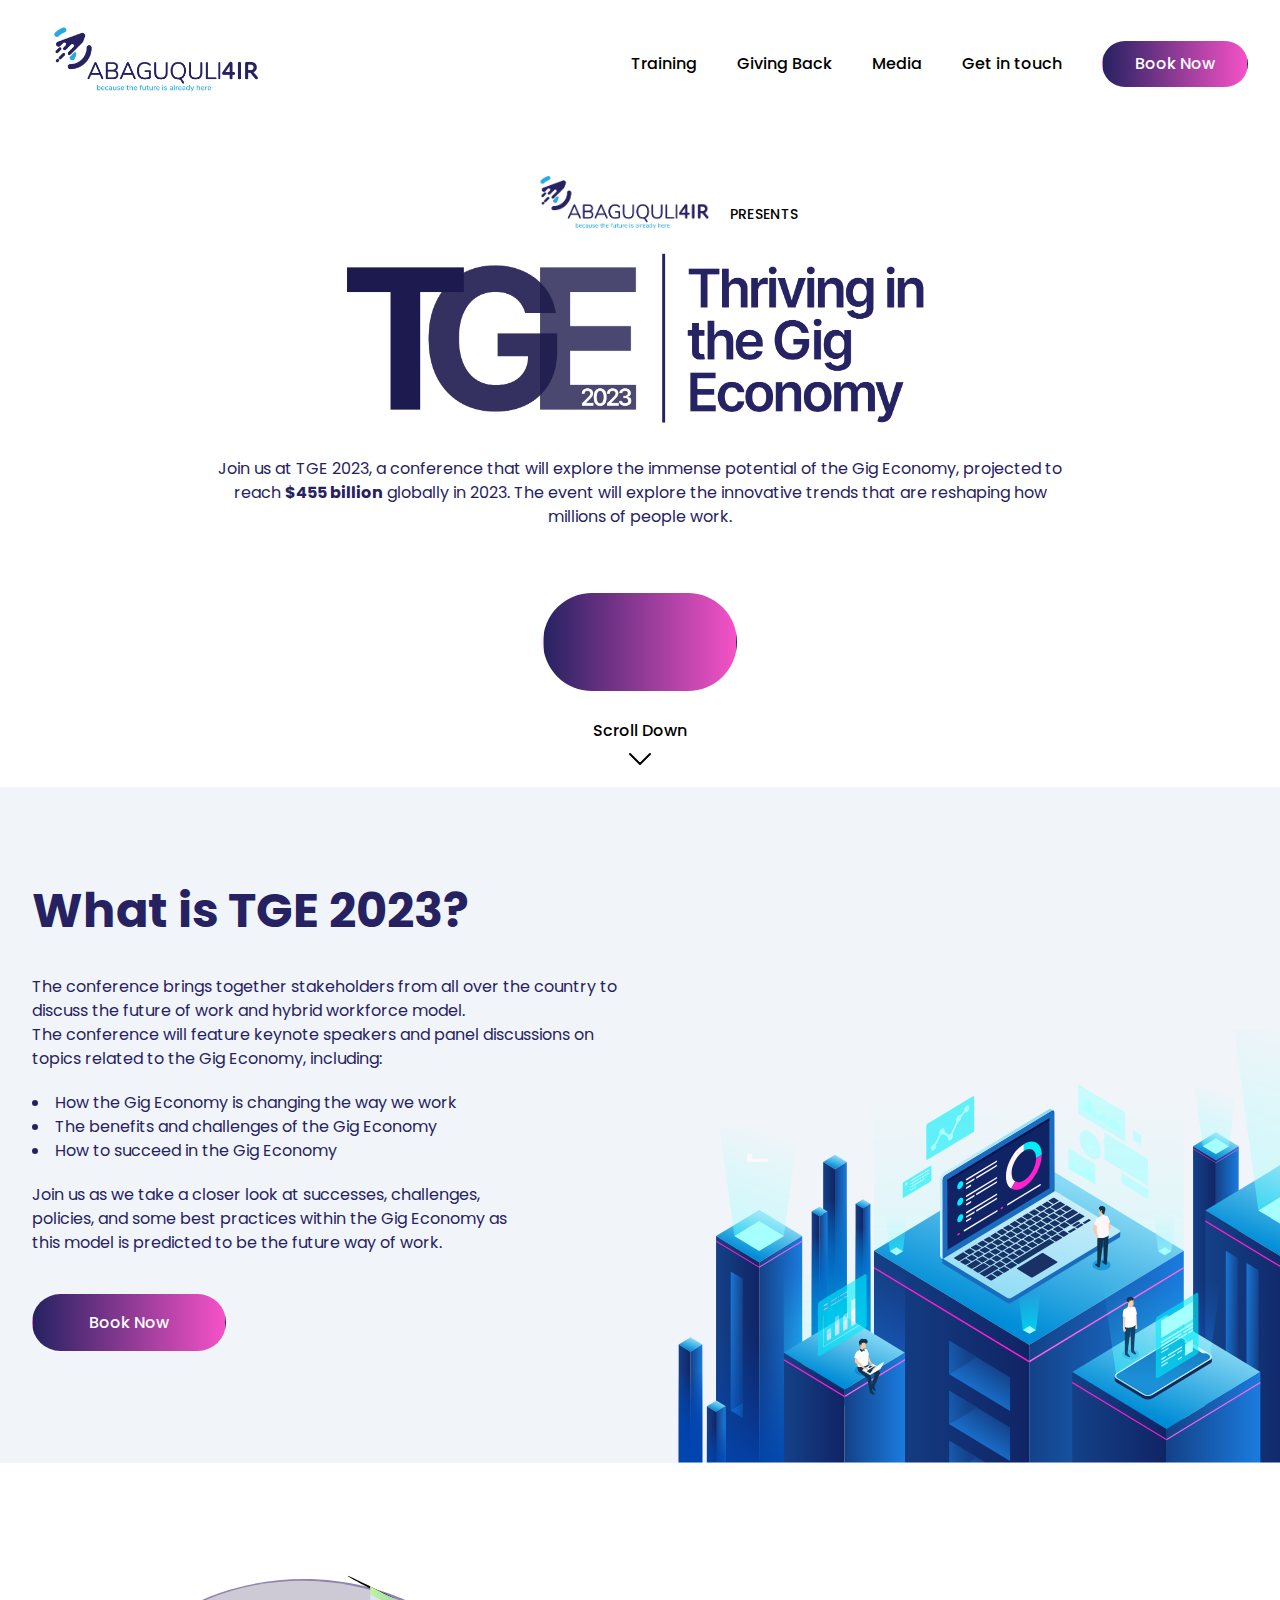
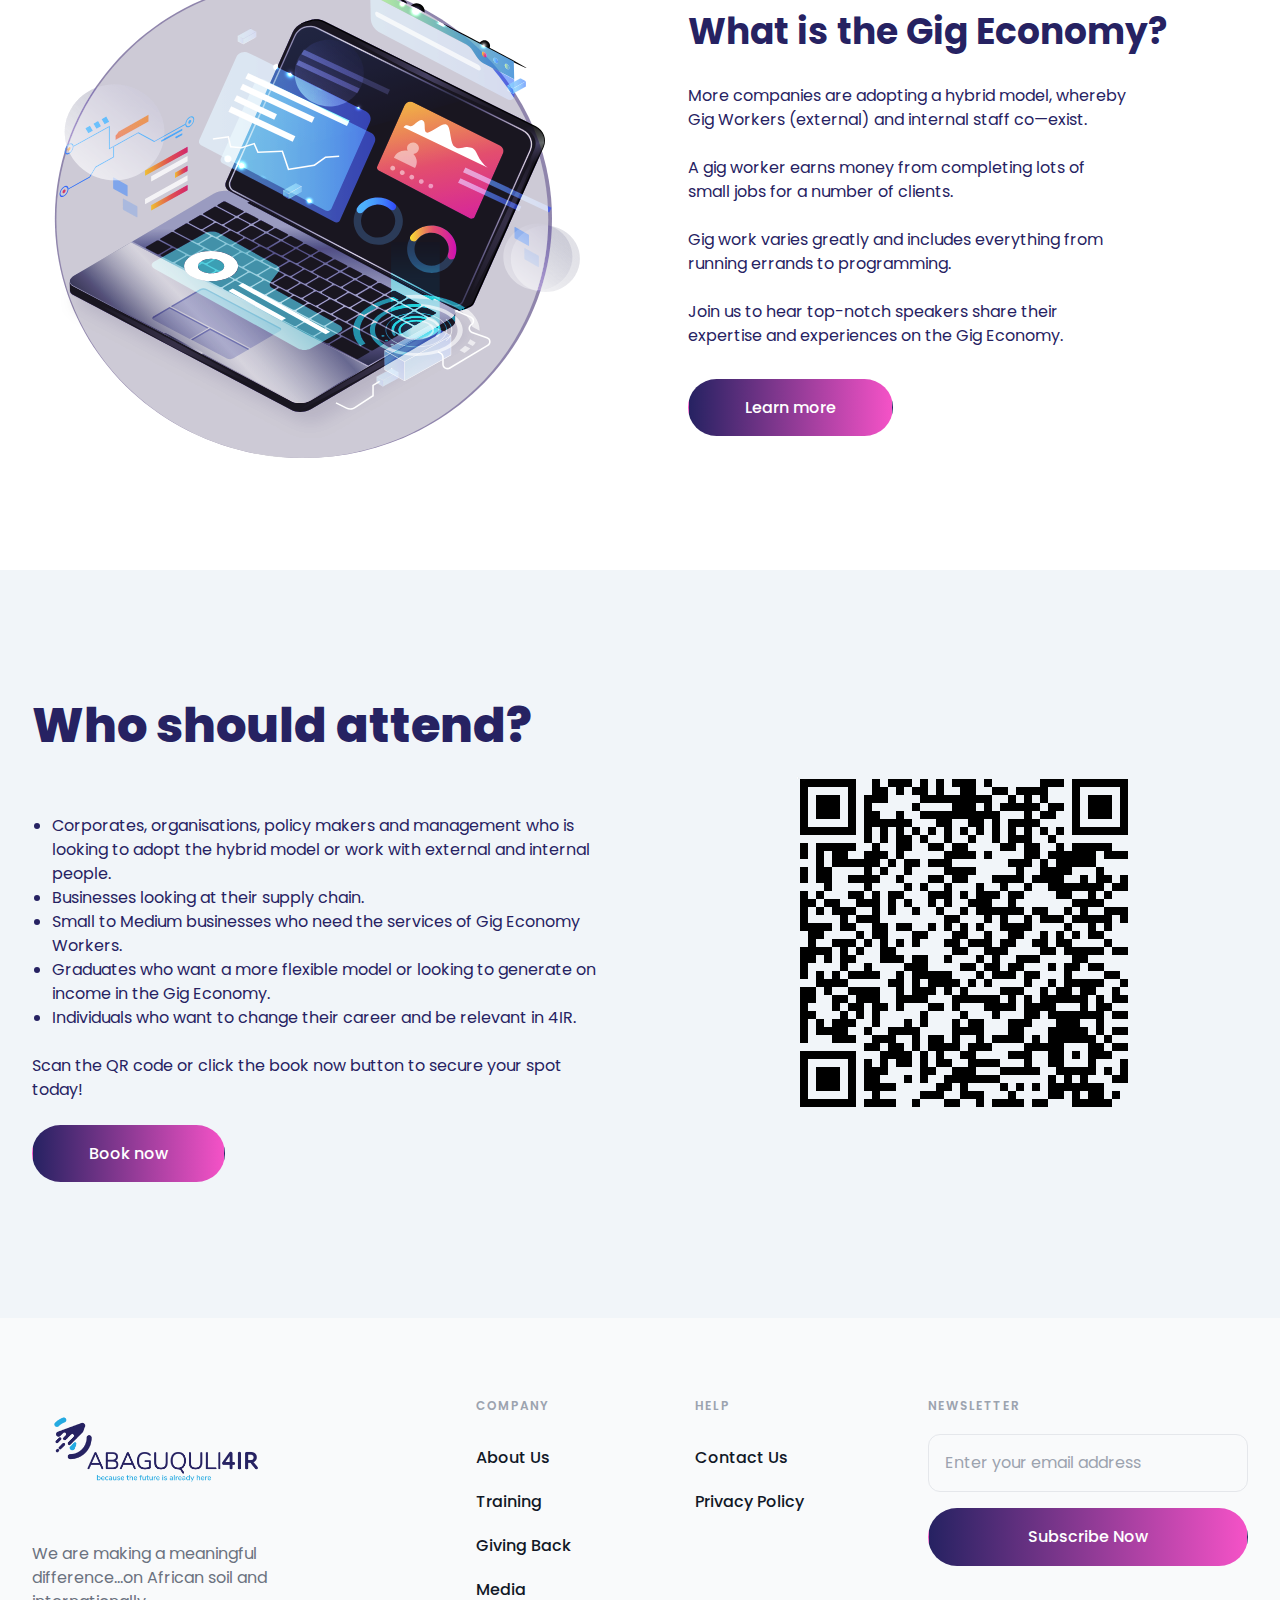
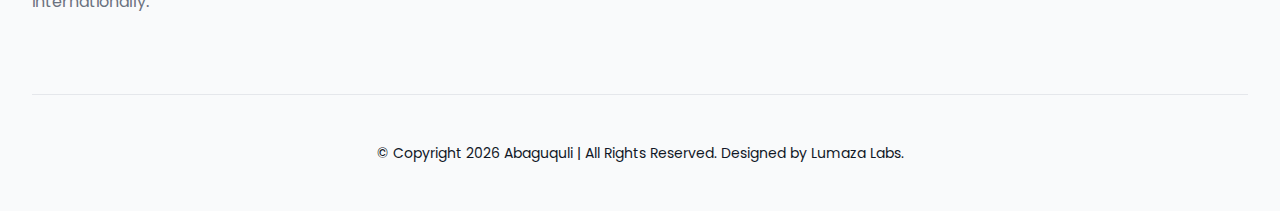
<file: public/tge2023.html>
<!DOCTYPE html>
<html lang="en">
<head>
    <!-- Google tag (gtag.js) -->
    <script
      async
      src="https://www.googletagmanager.com/gtag/js?id=G-2C2XW6RGER"
    ></script>
    <script>
      window.dataLayer = window.dataLayer || [];
      function gtag() {
        dataLayer.push(arguments);
      }
      gtag("js", new Date());

      gtag("config", "G-2C2XW6RGER");
    </script>
    <meta charset="UTF-8">
    <meta name="viewport" content="width=device-width, initial-scale=1.0">
    <meta name="description" content="The TGE 2023 conference brings together stakeholders from all over the country to discuss the future of work and hybrid workforce model. Reserve your spot today!">
    <meta name="og:title" content="TGE2023 | A look into the Future of the Gig Economy">
    <meta name="og:description" content="The TGE 2023 conference brings together stakeholders from all over the country to discuss the future of work and hybrid workforce model. Reserve your spot today!">
    <meta name="og:img" content="https://abaguquli.co.za/images/tge_og-logo.">
    <title>TGE2023 | A Look into the Future of the Gig Economy</title>
    <link rel="stylesheet" href="output.css">
    <link rel="icon" href="images/favicon.webp" />
</head>
<body class="" >   
    <div class="relative">
        <header class="m-auto">
            <!-- lg+ -->
            <div class="  relative bg-transparent m-auto">
              
              <div class=" w-full py-2 px-4 m-auto sm:px-6 lg:px-8">
                <nav class="flex items-center justify-between h-auto">
                  <div class="flex-shrink- 0">
                    <a
                      href="index.html"
                      title="Go visit the Abaguquli Home Page"
                      class="flex"
                    >
                      <img
                        class="w-auto h-20 md:h-24 xl:h-28"
                        src="images/abaguquli4ir-logo.webp"
                        alt="Abguquli Logo"
                      />
                    </a>
                  </div>
                  <button
                    type="button"
                    id="menu-btn"
                    class="inline-flex p-2 text-adopt transition-all duration-200 rounded-2xl lg:hidden focus:text-adopt-dark hover:text-adopt-dark"
                  >
                    <svg
                      class="w-7 h-7"
                      xmlns="http://www.w3.org/2000/svg"
                      fill="none"
                      viewBox="0 0 24 24"
                      stroke="currentColor"
                    >
                      <path
                        stroke-linecap="round"
                        stroke-linejoin="round"
                        stroke-width="2"
                        d="M4 6h16M4 12h16m-7 6h7"
                      />
                    </svg>
                  </button>
                  <div class="hidden lg:flex lg:items-center lg:space-x-10">
                    <a
                      href="training.html"
                      title="We offer many courses amongst many different sectors to enable and empower people around us. Take a look at the various courses we have to offer."
                      class="text-base font-medium text-champagne hover:text-purple focus:text-purple transition-all duration-200"
                    >
                      Training
                    </a>
                    <a
                      href="npo.html"
                      title="Learn more about how we give back to the community."
                      class="text-base font-medium text-champagne hover:text-purple focus:text-purple transition-all duration-200"
                    >
                      Giving Back
                    </a>
                    <a
                      href="media.html"
                      title="Abaguquli has been featured in the media multiple times. View the articles and posts we have recently been featured in"
                      class="text-base font-medium text-champagne hover:text-purple focus:text-purple transition-all duration-200"
                    >
                      Media
                    </a>
                    <a
                      href="contact-us.html"
                      title="Get in touch with us!"
                      class="text-base font-medium text-champagne hover:text-purple focus:text-purple transition-all duration-200"
                    >
                      Get in touch
                    </a>
                    <a
                      href="https://qkt.io/Fmzch8"
                      target="_blank"
                      title="Book your spot at TGE2023 now!"
                      class="inline-flex items-center justify-center px-8 py-2.5 text-base font-medium bg-gradient-to-r from-blue to-purple text-white transition-all duration-200 border border-transparent rounded-full hover:shadow-md hover:shadow-purple"
                      role="button"
                    >
                      Book Now
                    </a>
                  </div>
                </nav>
              </div>
            </div>
  
            <!-- xs to lg -->
            <nav
              id="phone-menu"
              class="hidden fixed ease-in flex-col w-screen h-screen overflow-hidden top-0 right-0 z-10 px-10 py-10 bg-gray-50 sm:px-6"
            >
              <svg
                xmlns="http://www.w3.org/2000/svg"
                fill="none"
                viewBox="0 0 24 24"
                stroke-width="1.5"
                stroke="currentColor"
                class="w-6 h-6"
                id="exit-btn"
              >
                <path
                  stroke-linecap="round"
                  stroke-linejoin="round"
                  d="M6 18L18 6M6 6l12 12"
                />
              </svg>
              <div class="flex flex-col flex-grow h-full items-end">
                <nav class="flex flex-col space-y-2 items-end">
                  <!-- <a id="aboutUs"
                    href="#about-us"
                    title="We offer an online, onsite and hybrid model using applied training and learning models. Our objective is to provide skills to improve the lives of individuals and contribute to a healthy economy!"
                    class="flex py-2 font-medium text-blue transition-all duration-200 hover:translate-x-1 focus:translate-x-1"
                  >
                    About
                  </a> -->
                  <a
                    href="training.html"
                    title="We offer many courses amongst many different sectors to enable and empower people around us. Take a look at the various courses we have to offer."
                    class="flex py-2 font-medium text-blue transition-all duration-200 hover:translate-x-1 focus:translate-x-1"
                  >
                    Training
                  </a>
    
                  <a
                    href="npo.html"
                    title="Learn more about how we give back to the community."
                    class="flex py-2 font-medium text-blue transition-all duration-200 hover:translate-x-1 focus:translate-x-1"
                  >
                    Giving Back
                  </a>
    
                  <a
                    href="media.html"
                    title="Abaguquli has been featured in the media multiple times. View the articles and posts we have recently been featured in"
                    class="flex py-2 font-medium text-blue transition-all duration-200 hover:translate-x-1 focus:translate-x-1"
                  >
                    Media
                  </a>
                  <a
                    href="contact-us.html"
                    title="Get in touch with us!"
                    class="flex py-2 font-medium text-blue transition-all duration-200 hover:translate-x-1 focus:translate-x-1"
                  >
                    Get in Touch
                  </a>
                </nav>
                <div class="flex flex-col mt-6">
                  <a
                    href="https://qkt.io/Fmzch8"
                    target="_blank"
                    title="Book your spot in the TGE2023 Conference now!"
                    class="inline-flex items-end justify-center px-8 py-2.5 text-base font-medium bg-gradient-to-r from-blue to-purple text-white transition-all duration-200 border border-transparent rounded-full hover:shadow-md hover:shadow-purple"
                    role="button"
                  >
                    Book Now
                  </a>
                </div>
                <!-- <div class="flex flex-col mt-6">
                  <a
                    href="index.html#vote"
                    id="vote-btn"
                    title="Vote for us on the Southern Africa Start-up Awards!"
                    class="inline-flex items-end justify-center px-8 py-2.5 text-base font-medium bg-gradient-to-r from-blue to-purple text-white transition-all duration-200 border border-transparent rounded-full hover:shadow-md hover:shadow-purple"
                    role="button"
                  >
                    Vote Now!
                  </a>
                </div> -->
              </div>
            </nav>
          </header>

        <!-- Countdown -->

        <section class="h-full relative grid justify-items-center content-center max-w-7xl mx-auto md:m-auto pb-36 pt-8 xl:pb-24">
          <div class="flex items-center -mb-8 -ml-10 md:ml-0">
            <img class="h-auto w-36 md:w-52" src="images/abaguquli4ir-logo.webp" />
            <p class="font-medium text-xs sm:text-sm tracking-wide -mb-2 md:-mb-4 -mr-10">
              PRESENTS
            </p>
          </div>
            <div class="px-5 pt-2 md:pt-0">
                <img class="w-[600px] h-auto" src="Logos/logo_full-blue.webp" alt="TGE 2023 header">
            </div>
            <div class="text-blue text-base font-base text-center px-5 max-w-4xl mx-auto pt-4 md:pt-0">
                <p>
                  Join us at TGE 2023, a conference that will explore the immense potential of the Gig Economy, projected to reach <span class="font-bold">$455 billion</span> globally in 2023. The event will explore the innovative trends that are reshaping how millions of people work.
                </p>
            </div>
            <div class="inline-flex md:h-1/2 mt-10 md:mt-16 justify-center px-8 md:px-12 py-4 md:py-12 font-extrabold bg-gradient-to-r from-blue to-purple text-white transition-all duration-200 border border-transparent rounded-full text-xl md:text-3xl">
                <p class="flex items-center"><span id="days" class="px-3"></span><span id="hours" class="px-3  text-center"></span><span id="mins" class="px-3 text-center"></span><span id="seconds" class="px-3  text-center"></span>
                </p>
            </div>
            <!-- <div class="flex align-items gap-4 md:h-1/2 px-8 py-8 md:px-8 md:py-10 font-bold bg-gradient-to-r from-blue to-purple text-white transition-all duration-200 border border-transparent rounded-full text-xl md:text-3xl">
              <div class="text-center">
                <p id="days">54</p>
                <p>DAYS</p>
              </div>
              <div class="text-center">
                <p id="hours">54</p>
                <p>HOURS</p>
              </div>
              <div class="text-center">
                <p id="mins">54</p>
                <p>MINUTES</p>
              </div>
              <div class="text-center">
                <p id="seconds">54</p>
                <p>SECONDS</p>
              </div>
            </div> -->
            
          <div class="absolute right-1/2 bottom-3 translate-x-1/2 flex flex-col items-center">
            <p class="text-base font-medium">Scroll Down</p>
            <svg xmlns="http://www.w3.org/2000/svg" class="animate-bounce w-8 h-8" fill="none" viewBox="0 0 24 24" stroke-width="1.5" stroke="currentColor" class="w-6 h-6">
              <path stroke-linecap="round" stroke-linejoin="round" d="M19.5 8.25l-7.5 7.5-7.5-7.5" />
            </svg>            
          </div>
        </section>

        <!-- What is TGE 2023 -->

          <section class="py-16 bg-slate-100 md:w-full md:pt-20 pb-72 md:pb-32 relative">
            <div class="px-4 mx-auto sm:px-6 lg:px-8 max-w-7xl">
              <div class="md:text-left px-5 md:px-0 md:pr-0 max-w-3xl ml-0 mr-auto">
                <h2 class="text-3xl py-5 md:text-4xl lg:text-5xl font-bold text-blue">
                  What is TGE 2023?
                </h2>
                <div class="text-blue text-base pt-5 md:w-4/5">
                  <p>
                    The conference brings together stakeholders from all over the country to discuss the future of work and hybrid workforce model.
                    <br>
                    The conference will feature keynote speakers and panel discussions on topics related to the Gig Economy, including:
                  </p>
                  <ul class="text-blue text-base list-disc list-inside pt-5 md:w-4/5">
                    <li>How the Gig Economy is changing the way we work</li>
                    <li>The benefits and challenges of the Gig Economy</li>
                    <li>How to succeed in the Gig Economy</li>
                  </ul>
                  <p class="text-blue text-base pt-5 md:w-4/5">
                    Join us as we take a closer look at successes, challenges, policies, and some best practices within the Gig Economy as this model is predicted to be the future way of work.
                  </p>
                  <div class="md:mt-14 mt-10">
                    <a
                      href="https://qkt.io/Fmzch8"
                      target="_blank"
                      title="Book now for our TGE2023 conference!"
                      class="px-8 py-2.5 md:px-14 md:py-4 text-base font-medium bg-gradient-to-r from-blue to-purple text-white transition-all duration-200 border border-transparent rounded-full hover:shadow-md hover:shadow-purple"
                      role="button"
                    >
                      Book Now
                    </a>
                  </div>
                </div>
              </div>
            </div>
            <img class="absolute bottom-0 right-0 w-auto xl:h-[450px]" src="images/section_2-graphic.svg" alt="">
          </section>

          <!-- What is the Gig Economy? -->

          <section  class="py-16 md:py-20 lg:py-28">
            <div class=" px-4 mx-auto sm:px-6 ">
              <div class="relative md:text-left px-5 grid md:grid-cols-2 md:gap-24 md:gap-y-0 items-center">
                <div class="-z-0 order-2 md:-order-1 mt-16 md:mt-0"><img src="images/section_3-graphic.svg" alt=""></div>
                <div>
                <h2 class="text-3xl md:text-4xl font-bold text-blue md:col-start-2 md:row-start-1">
                  What is the Gig Economy?
                </h2>
                <p class="text-blue text-base md:w-4/5 pt-8">
                    More companies are adopting a hybrid model, whereby Gig Workers (external) and internal staff co—exist.<br><br>
                    A gig worker earns money from completing lots of small jobs for a number of clients. <br><br>
                    Gig work varies greatly and includes everything from running errands to programming. <br><br>
                    Join us to hear top-notch speakers share their expertise and experiences on the Gig Economy.
                </p>
                <div class="pt-12">
                  <!-- All credit for video belongs to SABC News -->
                    <a
                      href="https://www.youtube.com/watch?v=-mnXoCFbc9M&t=2s"
                      target="_blank"
                      title="Book now for our TGE2023 conference!"
                      class="font-medium px-8 py-2.5 md:px-14 md:py-4 text-base bg-gradient-to-r from-blue to-purple text-white transition-all duration-200 border border-transparent rounded-full hover:shadow-md hover:shadow-purple"
                      role="button"
                    >
                      Learn more
                    </a>
                  </div>
                </div>
              </div>
            </div>
          </section>

          <!-- Who should attend -->

          <section  class="py-16 md:py-20 lg:py-28 bg-slate-100">
            <div class="max-w-7xl px-4 mx-auto sm:px-6 lg:px-8">
              <div class="md:text-left px-8 md:flex items-center gap-20 md:px-0">
                <div class="w-full md:w-1/2">
                  <h2 class="text-3xl md:py-5 md:text-4xl lg:text-5xl font-extrabold text-blue md:col-span-2">
                    Who should attend?
                  </h2>
                    <div class="text-blue text-base pt-5">
                      <br>
                        <ul class="list-disc m:list-inside list-outside text-blue text-base md:pl-5">
                          <li>Corporates, organisations, policy makers and management who is looking to adopt the hybrid model or work with external and internal people.</li>
                          <li>Businesses looking at their supply chain.</li>
                          <li>Small to Medium businesses who need the services of Gig Economy Workers.</li>
                          <li>Graduates who want a more flexible model or looking to generate on income in the Gig Economy.</li>
                          <li>Individuals who want to change their career and be relevant in 4IR.</li>
                        </ul>
                        <br>
                        <span class="text-blue text-base pt-5">
                            Scan the QR code or click the book now button to secure your spot today!
                        </span> 
                      <div class="py-10">
                          <a
                            href="https://qkt.io/Fmzch8"
                            target="_blank"
                            title="Book now for our TGE2023 conference!"
                            class="font-medium px-8 py-2.5 md:px-14 md:py-4 text-base bg-gradient-to-r from-blue to-purple text-white transition-all duration-200 border border-transparent rounded-full hover:shadow-md hover:shadow-purple"
                            role="button"
                          >
                            Book now
                          </a>
                      </div>
                  </div>
                  </div>
                <div class="py-5 flex justify-center w-full md:w-1/2"><img src="images/barcode.webp" alt="Barcode that will take you to the booking page for the TGE2023 Conference"></div>
              </div>
          </section>

    <!-- FOOTER -->

    <footer class="py-12 bg-gray-50 sm:pt-16 lg:pt-20">
      <div class="px-4 mx-auto sm:px-6 lg:px-8 max-w-7xl">
        <div
          class="flex flex-wrap items-start md:justify-between gap-y-12 gap-x-24 md:gap-x-12"
        >
          <div class="w-full lg:w-64 xl:w-full xl:max-w-xs">
            <a href="index.html" title="" class="flex">
              <img
                class="w-auto h-28"
                src="images/abaguquli4ir-logo.webp"
                alt="The Abaguquli Logo"
              />
            </a>

            <p class="mt-8 text-base font-normal text-gray-500">
              We are making a meaningful difference...on African soil and
              internationally.
            </p>
          </div>

          <div>
            <p
              class="text-xs font-semibold tracking-widest text-gray-400 uppercase"
            >
              Company
            </p>

            <ul class="mt-8 space-y-5">
              <li>
                <a
                  href="#about-us"
                  title="Learn more about who we are and why we started."
                  class="inline-flex text-base font-medium text-gray-900 transition-all duration-200 hover:translate-x-1 hover:text-blue-600"
                >
                  About Us
                </a>
              </li>

              <li>
                <a
                  href="training.html"
                  title="We offer many courses amongst many different sectors to enable and empower people around us. Take a look at the various courses we have to offer."
                  class="inline-flex text-base font-medium text-gray-900 transition-all duration-200 hover:translate-x-1 hover:text-blue-600"
                >
                  Training
                </a>
              </li>

              <li>
                <a
                  href="npo.html"
                  title="View how we give back to the community."
                  class="inline-flex text-base font-medium text-gray-900 transition-all duration-200 hover:translate-x-1 hover:text-blue-600"
                >
                  Giving Back
                </a>
              </li>

              <li>
                <a
                  href="media.html"
                  title="Abaguquli has been featured in the media multiple times. View the articles and posts we have recently been featured in."
                  class="inline-flex text-base font-medium text-gray-900 transition-all duration-200 hover:translate-x-1 hover:text-blue-600"
                >
                  Media
                </a>
              </li>
            </ul>
          </div>

          <div>
            <p
              class="text-xs font-semibold tracking-widest text-gray-400 uppercase"
            >
              Help
            </p>

            <ul class="mt-8 space-y-5">
              <li>
                <a
                  href="contact-us.html"
                  title="View our contact information"
                  class="inline-flex text-base font-medium text-gray-900 transition-all duration-200 hover:translate-x-1 hover:text-blue-600"
                >
                  Contact Us
                </a>
              </li>

              <li>
                <a
                  href="privacy-policy.html"
                  title="View Abaguquli's Privacy Policy to see how we protect your personal information."
                  class="inline-flex text-base font-medium text-gray-900 transition-all duration-200 hover:translate-x-1 hover:text-blue-600"
                >
                  Privacy Policy
                </a>
              </li>
            </ul>
          </div>

          <div class="w-full md:max-w-xs">
            <p
              class="text-xs font-semibold tracking-widest text-gray-400 uppercase"
            >
              Newsletter
            </p>

            <form
              action="https://abaguquli.us14.list-manage.com/subscribe/post?u=b909c53072fa2983486f927c4&amp;id=fce5129609&amp;f_id=009b92e0f0"
              method="post"
              id="mc-embedded-subscribe-form"
              name="mc-embedded-subscribe-form"
              class="validate mt-5 space-y-4"
              target="_blank"
              novalidate
            >
              <div>
                <label for="mce-EMAIL" class="sr-only"> Email address </label>
                <input
                  type="email"
                  name="EMAIL"
                  id="mce-EMAIL"
                  placeholder="Enter your email address"
                  class="block w-full px-4 py-4 text-base text-gray-900 border border-gray-200 rounded-xl bg-gray-50 focus:bg-white focus:outline-none focus:border-purple focus:ring-1 focus:ring-purple"
                />
              </div>
              <!-- real people should not fill this in and expect good things - do not remove this or risk form bot signups-->
              <div style="position: absolute; left: -5000px" aria-hidden="true">
                <input
                  type="text"
                  name="b_b909c53072fa2983486f927c4_fce5129609"
                  tabindex="-1"
                  value=""
                />
              </div>
              <button
                type="submit"
                value="Subscribe"
                name="subscribe"
                id="mc-embedded-subscribe"
                class="inline-flex bg-gradient-to-r from-blue to-purple items-center justify-center w-full px-6 py-4 text-base font-medium text-white transition-all duration-200 border border-transparent rounded-full hover:shadow-purple focus:shadow-purple"
              >
                Subscribe Now
              </button>
            </form>
          </div>
        </div>

        <div
          class="pt-12 mt-12 text-center border-t border-gray-200 sm:mt-16 lg:mt-20"
        >
          <p class="text-sm font-normal text-gray-900">
            © Copyright <span id="year">2023</span> Abaguquli | All Rights
            Reserved. Designed by
            <a
              href="https://lumazalabs.com"
              class="hover:text-blue focus:text-blue transition-all"
              >Lumaza Labs.</a
            >
          </p>
        </div>
      </div>
    </footer>
  <script src="script.js"></script>
  <script src="loader.js"></script>
  <script src="countdown.js"></script>
</body>
</html>
</file>
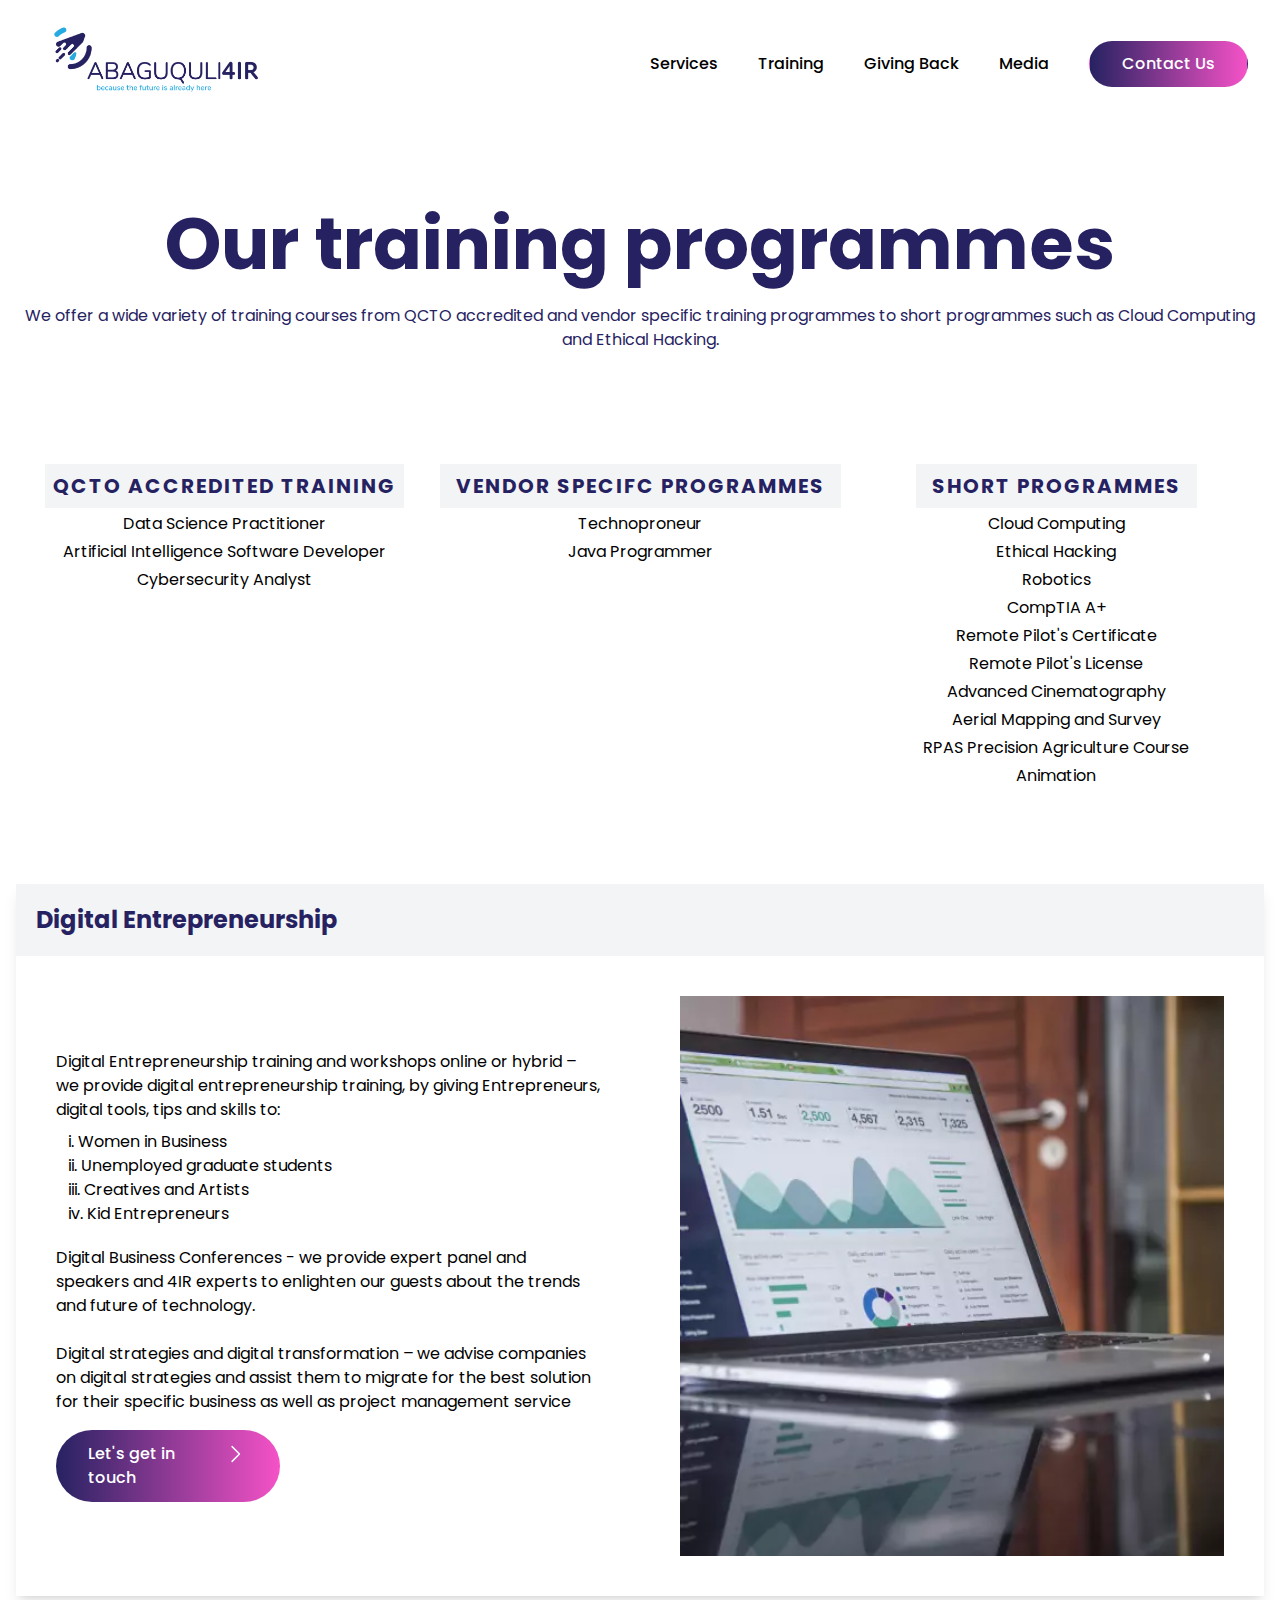
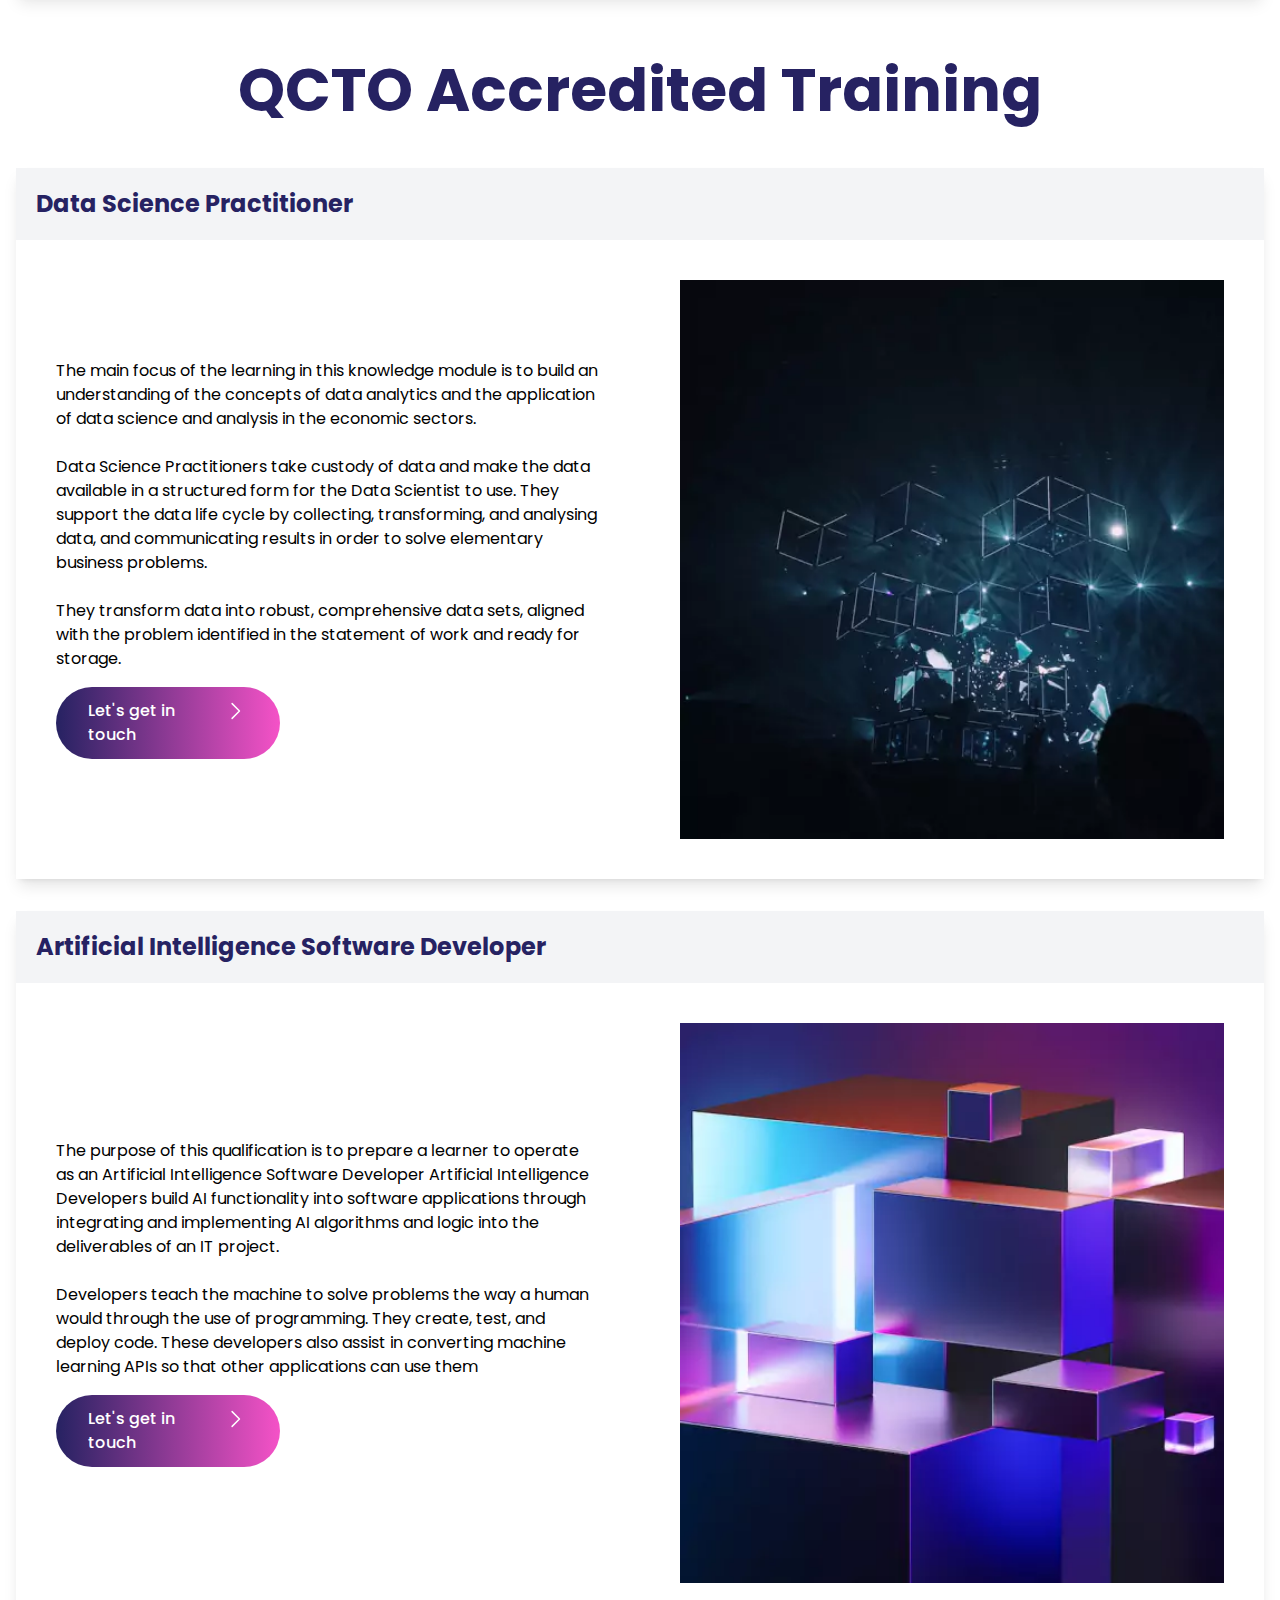
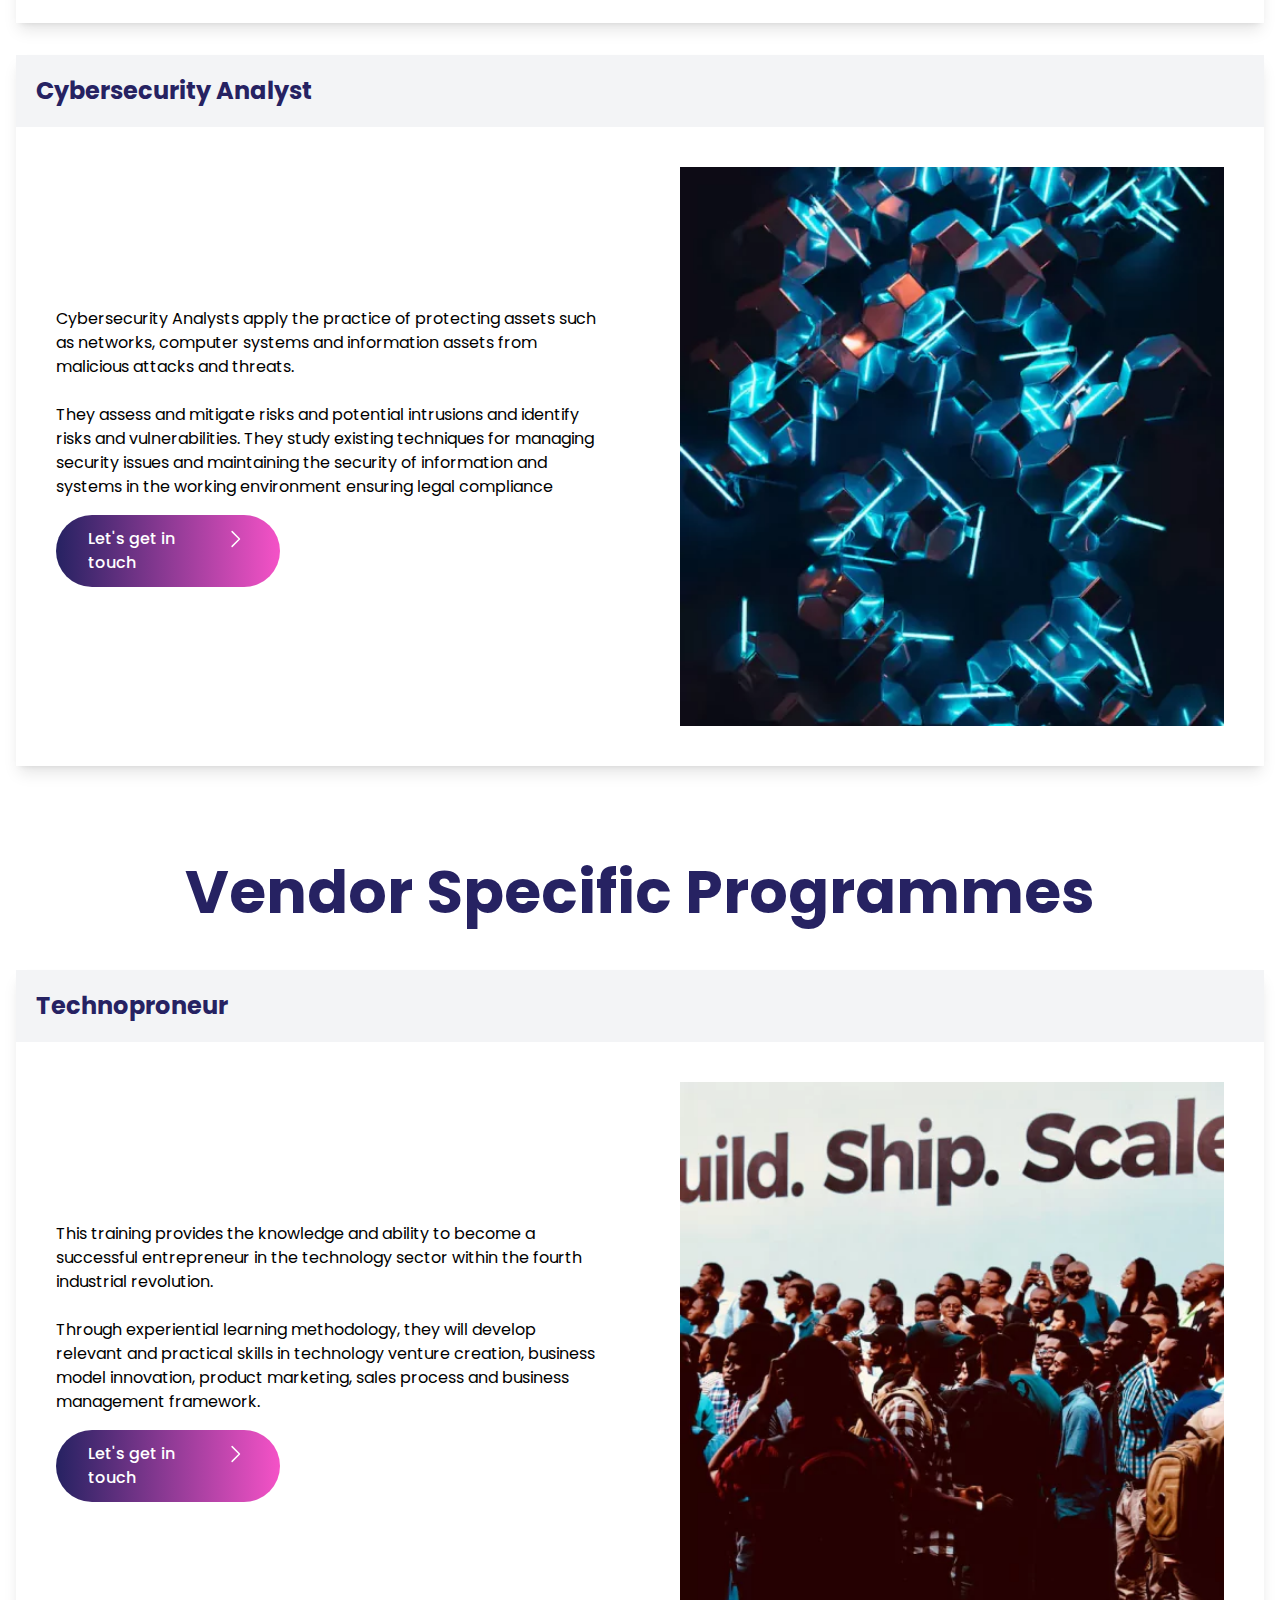
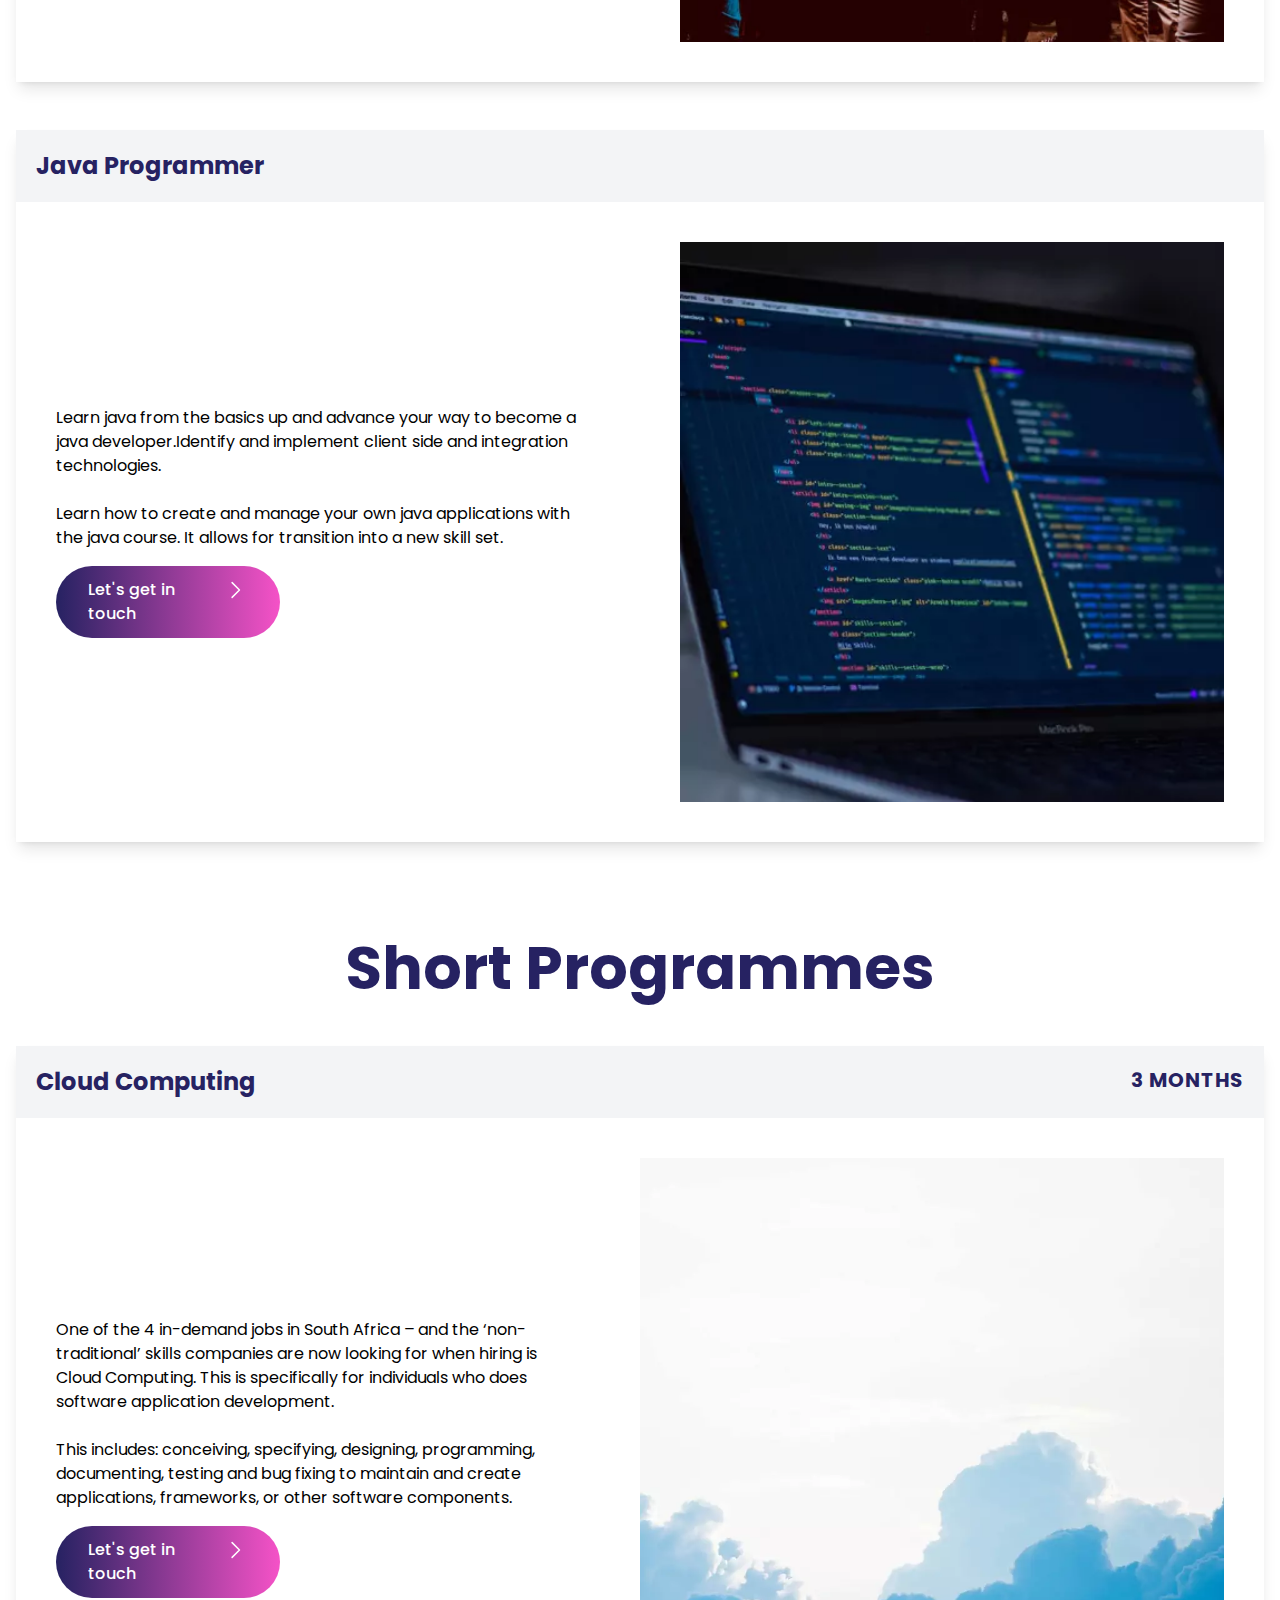
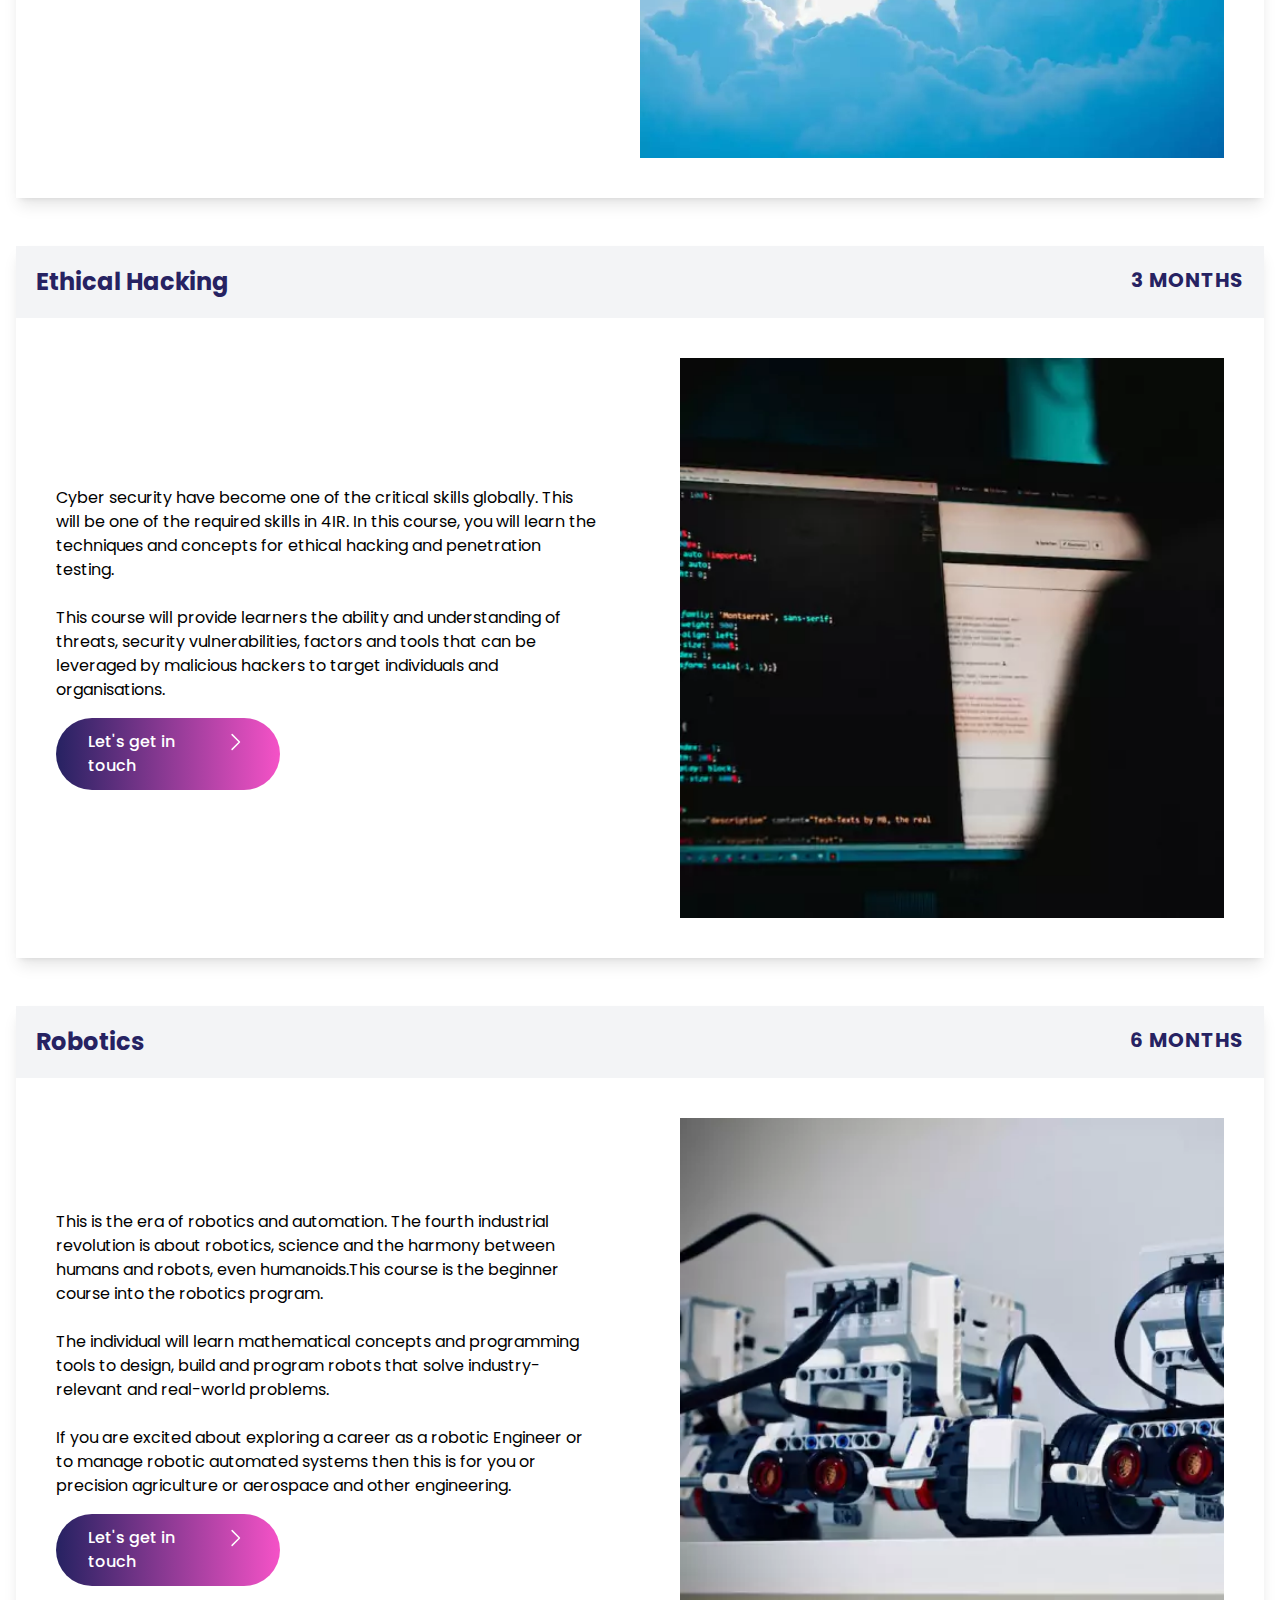
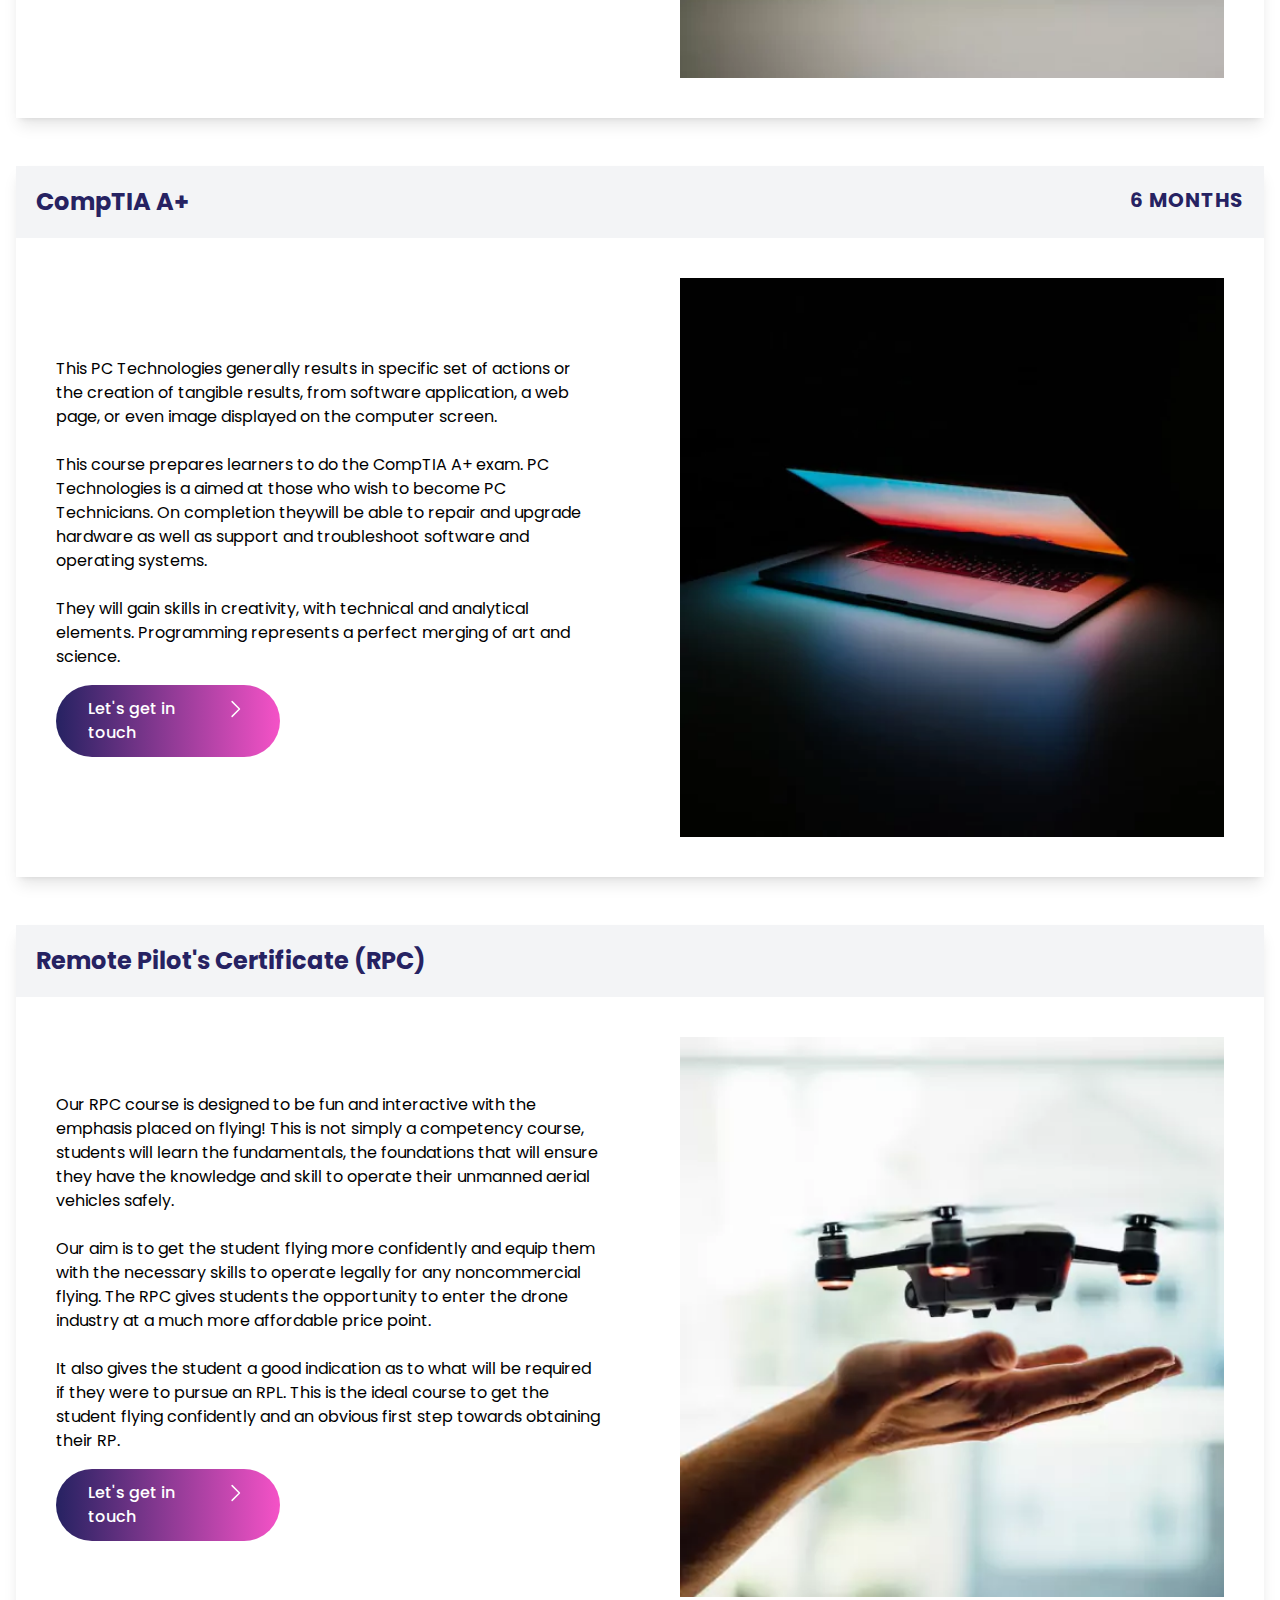
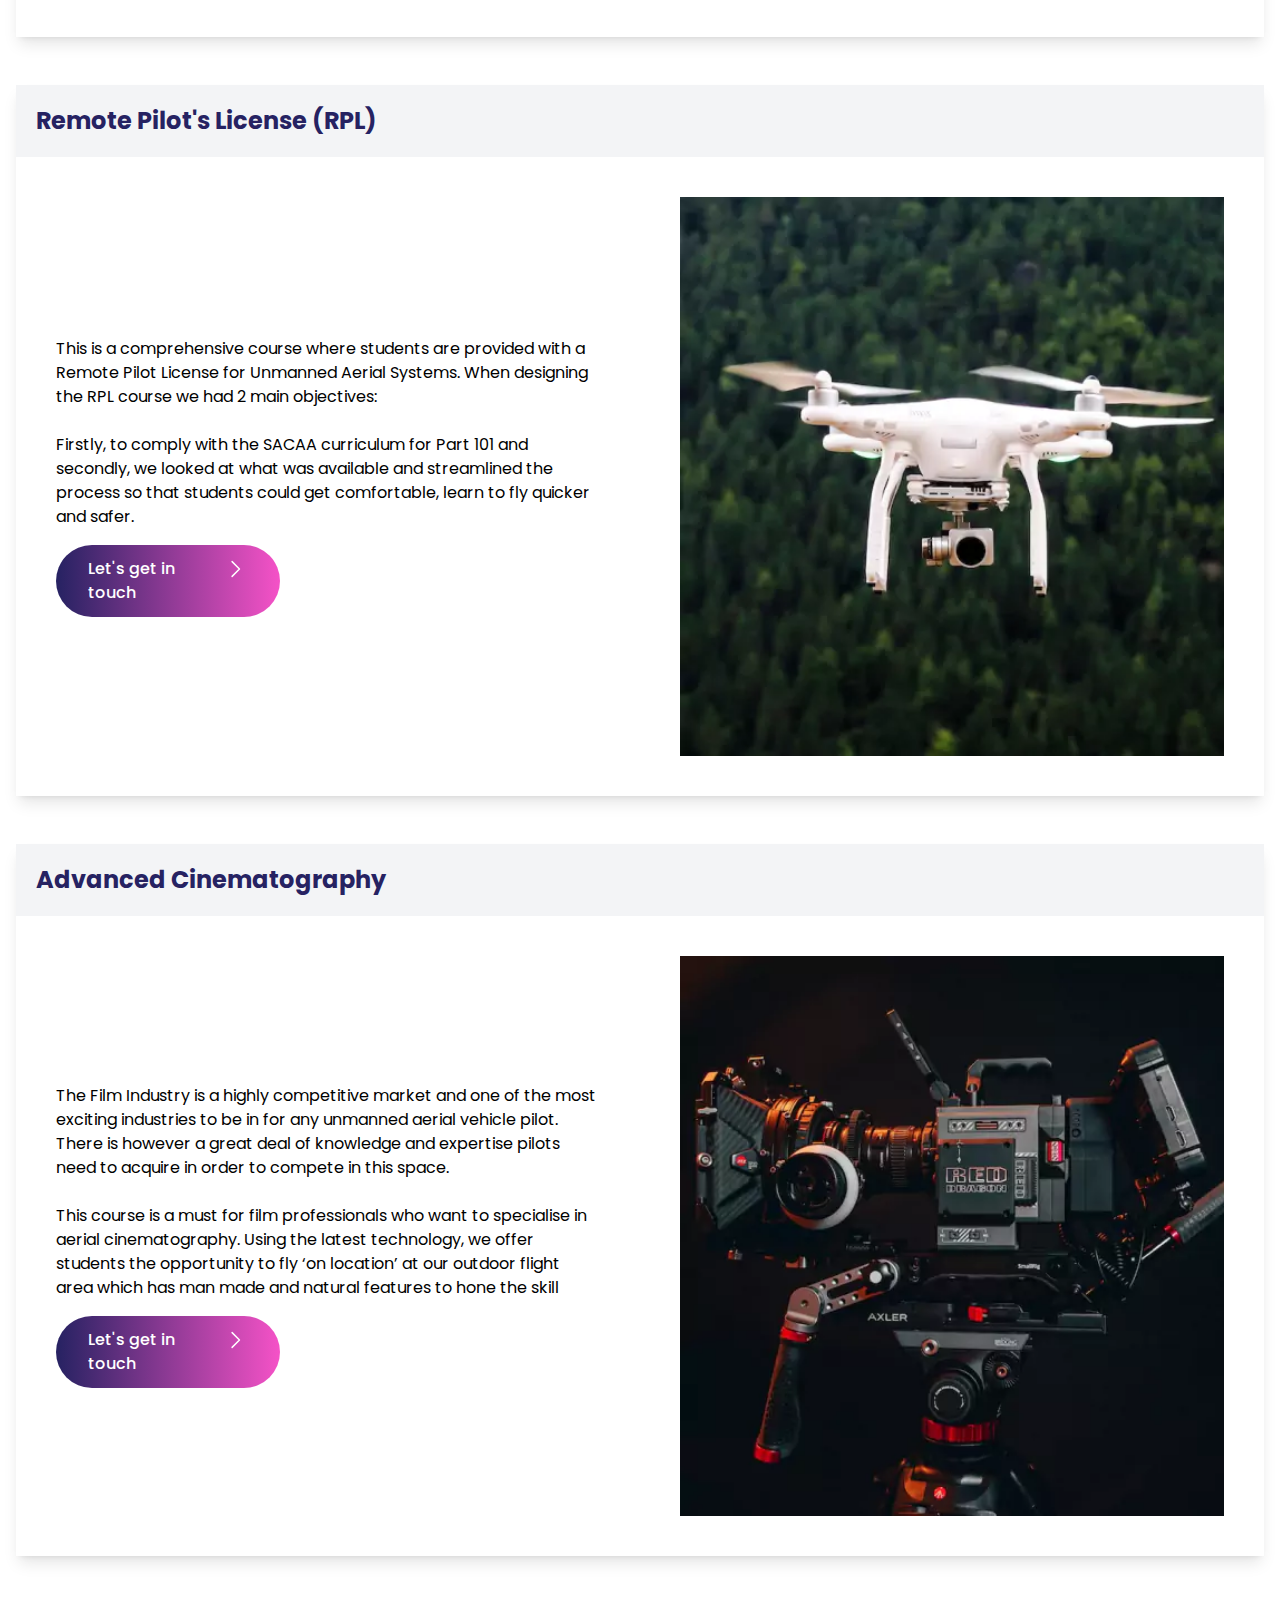
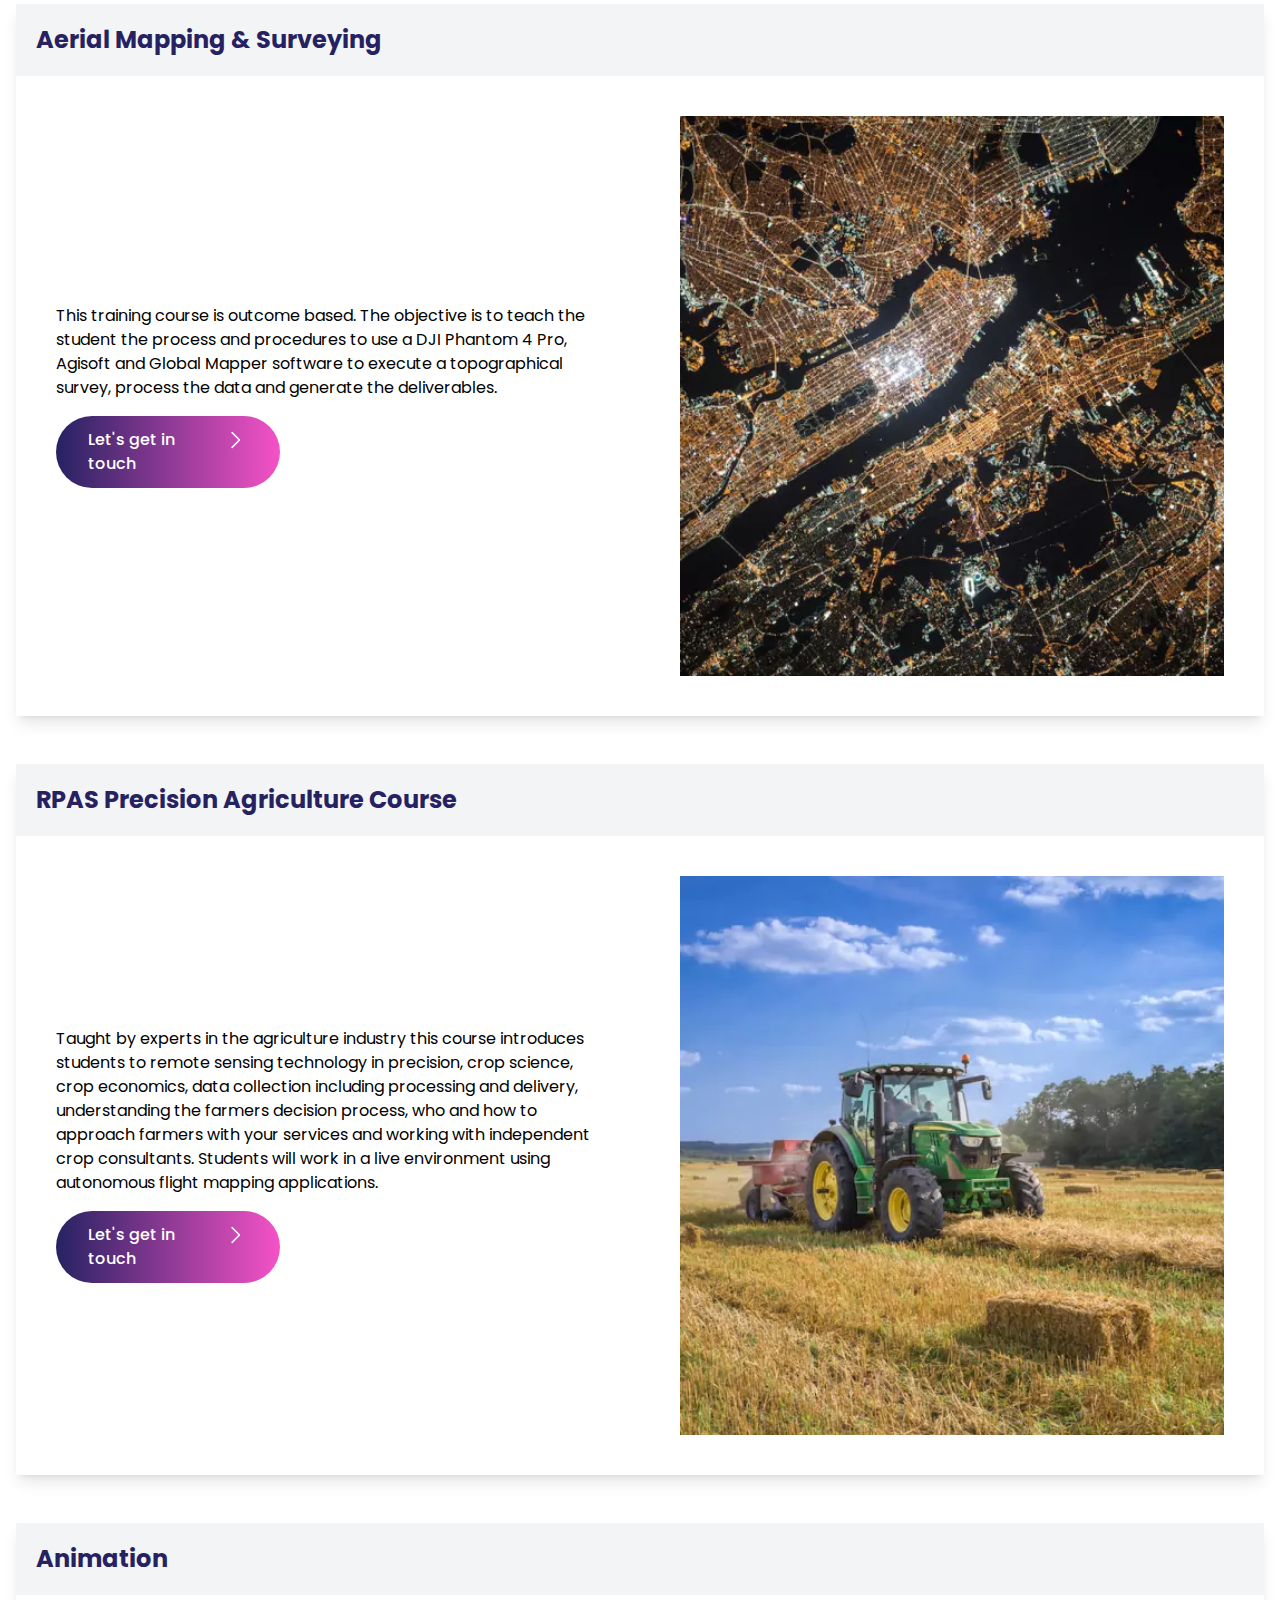
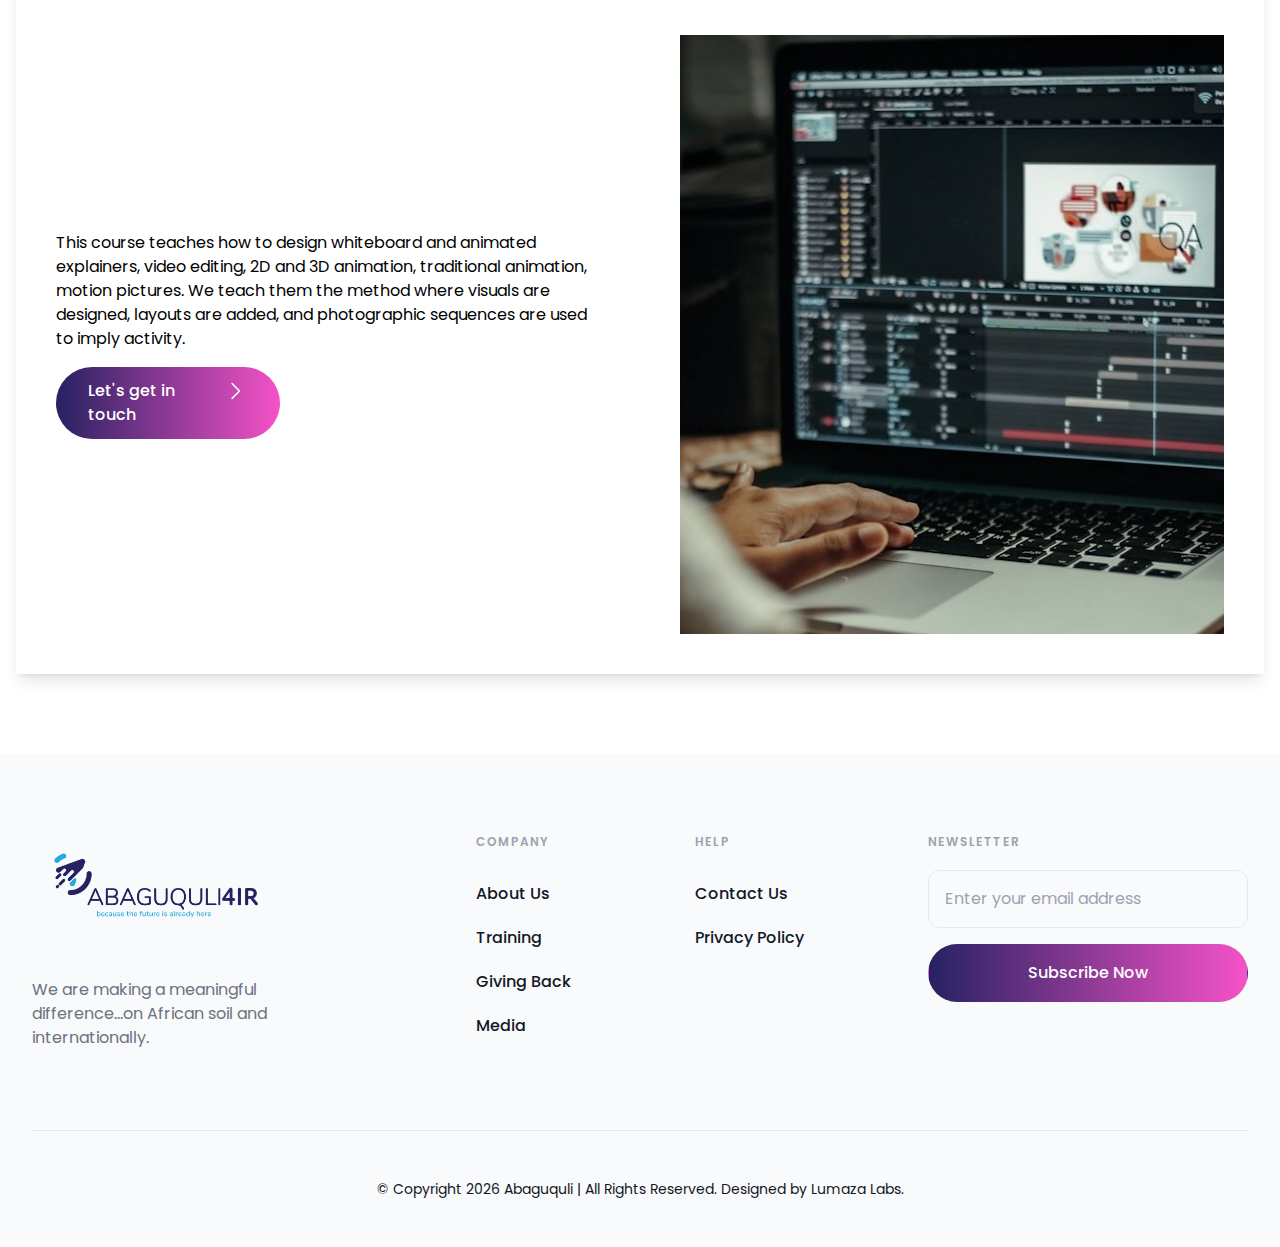
<file: public/training.html>
<!DOCTYPE html>
<html lang="en">
  <head>
    <!-- Google tag (gtag.js) -->
    <script
      async
      src="https://www.googletagmanager.com/gtag/js?id=G-2C2XW6RGER"
    ></script>
    <script>
      window.dataLayer = window.dataLayer || [];
      function gtag() {
        dataLayer.push(arguments);
      }
      gtag("js", new Date());

      gtag("config", "G-2C2XW6RGER");
    </script>
    <meta charset="UTF-8" />
    <meta http-equiv="X-UA-Compatible" content="IE=edge" />
    <meta name="viewport" content="width=device-width, initial-scale=1.0" />
    <link rel="stylesheet" href="output.css" />
    <link rel="icon" href="images/favicon.webp" />
    <title>Training | Abaguquli</title>
    <script
      type="text/javascript"
      src="//s3.amazonaws.com/downloads.mailchimp.com/js/mc-validate.js"
    ></script>
    <script type="text/javascript">
      (function ($) {
        window.fnames = new Array();
        window.ftypes = new Array();
        fnames[0] = "EMAIL";
        ftypes[0] = "email";
        fnames[1] = "FNAME";
        ftypes[1] = "text";
        fnames[2] = "LNAME";
        ftypes[2] = "text";
        fnames[3] = "ADDRESS";
        ftypes[3] = "address";
        fnames[4] = "PHONE";
        ftypes[4] = "phone";
        fnames[5] = "BIRTHDAY";
        ftypes[5] = "birthday";
      })(jQuery);
      var $mcj = jQuery.noConflict(true);
    </script>
    <!--End mc_embed_signup-->
  </head>
  <body>
    <!-- SPINNER -->
    <div
      id="loader"
      class="h-screen w-screen fixed overflow-hidden flex justify-center items-center bg-white z-50"
    >
      <div class="wave animate-wave"></div>
      <div class="wave animate-wave animation-delay-100"></div>
      <div class="wave animate-wave animation-delay-200"></div>
      <div class="wave animate-wave animation-delay-300"></div>
      <div class="wave animate-wave animation-delay-400"></div>
      <div class="wave animate-wave animation-delay-500"></div>
      <div class="wave animate-wave animation-delay-600"></div>
      <div class="wave animate-wave animation-delay-700"></div>
      <div class="wave animate-wave animation-delay-800"></div>
      <div class="wave animate-wav animation-delay-900"></div>
    </div>
    <!-- HEADER -->
    <header>
      <!-- lg+ -->
      <div class="relative bg-transparent max-w-7xl mx-auto">
        <div class="absolute inset-0"></div>

        <div class="absolute inset-0"></div>

        <div class="relative py-2 px-4 mx-auto sm:px-6 lg:px-8">
          <nav class="flex items-center justify-between h-auto">
            <div class="flex-shrink- 0">
              <a
                href="index.html"
                title="Go visit the Abaguquli Home Page"
                class="flex"
              >
                <img
                  class="w-auto h-20 md:h-24 xl:h-28"
                  src="images/abaguquli4ir-logo.webp"
                  alt="Abguquli Logo"
                />
              </a>
            </div>

            <button
              type="button"
              id="menu-btn"
              class="inline-flex p-2 text-adopt transition-all duration-200 rounded-2xl lg:hidden focus:text-adopt-dark hover:text-adopt-dark"
            >
              <svg
                class="w-7 h-7"
                xmlns="http://www.w3.org/2000/svg"
                fill="none"
                viewBox="0 0 24 24"
                stroke="currentColor"
              >
                <path
                  stroke-linecap="round"
                  stroke-linejoin="round"
                  stroke-width="2"
                  d="M4 6h16M4 12h16m-7 6h7"
                />
              </svg>
            </button>

            <div class="hidden lg:flex lg:items-center lg:space-x-10">
              <a
                href="services.html"
                title="View the various services that we offer."
                class="text-base font-medium hover:text-purple focus:text-purple transition-all duration-200"
              >
                Services
              </a>
              <a
                href="training.html"
                title="We offer many courses amongst many different sectors to enable and empower people around us. Take a look at the various courses we have to offer."
                class="text-base font-medium hover:text-purple focus:text-purple transition-all duration-200"
              >
                Training
              </a>

              <a
                href="npo.html"
                title="Learn more about how we give back to the community."
                class="text-base font-medium hover:text-purple focus:text-purple transition-all duration-200"
              >
                Giving Back
              </a>

              <a
                href="media.html"
                title="Abaguquli has been featured in the media multiple times. View the articles and posts we have recently been featured in"
                class="text-base font-medium hover:text-purple focus:text-purple transition-all duration-200"
              >
                Media
              </a>

              <a
                href="contact-us.html"
                title="Get in touch with us!"
                class="inline-flex items-center justify-center px-8 py-2.5 text-base font-medium bg-gradient-to-r from-blue to-purple text-white transition-all duration-200 border border-transparent rounded-full hover:shadow-md hover:shadow-purple"
                role="button"
              >
                Contact Us
              </a>
            </div>
          </nav>
        </div>
      </div>

      <!-- xs to lg -->
      <nav
        id="phone-menu"
        class="hidden ease-in flex-col w-screen h-screen fixed overflow-hidden top-0 right-0 z-10 px-10 py-10 bg-gray-50 sm:px-6"
      >
        <svg
          xmlns="http://www.w3.org/2000/svg"
          fill="none"
          viewBox="0 0 24 24"
          stroke-width="1.5"
          stroke="currentColor"
          class="w-6 h-6"
          id="exit-btn"
        >
          <path
            stroke-linecap="round"
            stroke-linejoin="round"
            d="M6 18L18 6M6 6l12 12"
          />
        </svg>

        <div class="flex flex-col flex-grow h-full items-end">
          <nav class="flex flex-col space-y-2 items-end">
            <a
              href="services.html"
              title="See the various services we offer."
              class="flex py-2 font-medium text-blue transition-all duration-200 hover:translate-x-1 focus:translate-x-1"
            >
              Services
            </a>
            <a
              href="training.html"
              title="We offer many courses amongst many different sectors to enable and empower people around us. Take a look at the various courses we have to offer."
              class="flex py-2 font-medium text-blue transition-all duration-200 hover:translate-x-1 focus:translate-x-1"
            >
              Training
            </a>

            <a
              href="npo.html"
              title="Learn more about how we give back to the community."
              class="flex py-2 font-medium text-blue transition-all duration-200 hover:translate-x-1 focus:translate-x-1"
            >
              Giving Back
            </a>

            <a
              href="media.html"
              title="Abaguquli has been featured in the media multiple times. View the articles and posts we have recently been featured in"
              class="flex py-2 font-medium text-blue transition-all duration-200 hover:translate-x-1 focus:translate-x-1"
            >
              Media
            </a>
          </nav>

          <div class="flex flex-col mt-6">
            <a
              href="contact-us.html"
              title="Get in touch with us!"
              class="inline-flex items-end justify-center px-8 py-2.5 text-base font-medium bg-gradient-to-r from-blue to-purple text-white transition-all duration-200 border border-transparent rounded-full hover:shadow-md hover:shadow-purple"
              role="button"
            >
              Contact Us
            </a>
          </div>
        </div>
      </nav>
    </header>

    <!-- HERO SECTION -->

    <section class="py-20">
      <div class="px-4 mx-auto max-w-7xl">
        <h1
          class="text-center text-4xl md:text-5xl lg:text-6xl xl:text-7xl font-bold pb-6 text-blue"
        >
          Our training programmes
        </h1>
        <p class="text-blue text-base text-center">
          We offer a wide variety of training courses from QCTO accredited and
          vendor specific training programmes to short programmes such as Cloud
          Computing and Ethical Hacking.
        </p>
        <div
          class="md:grid md:grid-cols-3 md:grid-rows-1 mb-24 mt-12 justify-items-center text-center"
        >
          <div class="mt-16">
            <p
              class="uppercase text-xl font-bold tracking-widest text-blue bg-gray-100 px-2 py-2"
            >
              QCTO Accredited Training
            </p>
            <ol>
              <li class="hover:translate-x-1 transition-all mt-1">
                <a href="training.html#data-science"
                  >Data Science Practitioner</a
                >
              </li>
              <li class="hover:translate-x-1 transition-all mt-1">
                <a href="training.html#artificial-intelligence"
                  >Artificial Intelligence Software Developer</a
                >
              </li>
              <li class="hover:translate-x-1 transition-all mt-1">
                <a href="training.html#cybersecurity">Cybersecurity Analyst</a>
              </li>
            </ol>
          </div>
          <div class="mt-16">
            <p
              class="uppercase text-xl font-bold tracking-widest text-blue bg-gray-100 px-4 py-2"
            >
              Vendor Specifc Programmes
            </p>
            <ol>
              <li class="hover:translate-x-1 transition-all mt-1">
                <a href="training.html#technoproneur">Technoproneur</a>
              </li>
              <li class="hover:translate-x-1 transition-all mt-1">
                <a href="training.html#java-programmer">Java Programmer</a>
              </li>
            </ol>
          </div>
          <div class="mt-16">
            <p
              class="uppercase text-xl font-bold tracking-widest text-blue bg-gray-100 px-4 py-2"
            >
              Short Programmes
            </p>
            <ol>
              <li class="hover:translate-x-1 transition-all mt-1">
                <a href="training.html#cloud-computing">Cloud Computing</a>
              </li>
              <li class="hover:translate-x-1 transition-all mt-1">
                <a href="training.html#ethical-hacking">Ethical Hacking</a>
              </li>
              <li class="hover:translate-x-1 transition-all mt-1">
                <a href="training.html#robotics">Robotics</a>
              </li>
              <li class="hover:translate-x-1 transition-all mt-1">
                <a href="training.html#comptia">CompTIA A+</a>
              </li>
              <li class="hover:translate-x-1 transition-all mt-1">
                <a href="training.html#rpc">Remote Pilot's Certificate</a>
              </li>
              <li class="hover:translate-x-1 transition-all mt-1">
                <a href="training.html#rpl">Remote Pilot's License</a>
              </li>
              <li class="hover:translate-x-1 transition-all mt-1">
                <a href="training.html#advanced-cinematography"
                  >Advanced Cinematography</a
                >
              </li>
              <li class="hover:translate-x-1 transition-all mt-1">
                <a href="training.html#aerial-mapping"
                  >Aerial Mapping and Survey</a
                >
              </li>
              <li class="hover:translate-x-1 transition-all mt-1">
                <a href="training.html#rpas"
                  >RPAS Precision Agriculture Course</a
                >
              </li>
              <li class="hover:translate-x-1 transition-all mt-1">
                <a href="training.html#animation">Animation</a>
              </li>
            </ol>
          </div>
        </div>

        <!-- DIGITAL ENTREPRENEURSHIP -->

        <div id="digital-entrepreneurship" class="shadow-lg mt-8">
          <div
            class="bg-gray-100 flex flex-col md:flex-row p-5 justify-between"
          >
            <h3 class="text-2xl text-center font-bold text-blue">
              Digital Entrepreneurship
            </h3>
          </div>
          <div
            class="p-10 flex flex-col md:flex-row items-center gap-10 md:gap-20"
          >
            <div class="md:w-1/2 text-center md:text-left">
              <p>
                Digital Entrepreneurship training and workshops online or hybrid
                – we provide digital entrepreneurship training, by giving
                Entrepreneurs, digital tools, tips and skills to:
              </p>
              <ul class="md:pl-3 pt-2">
                <li>i. Women in Business</li>
                <li>ii. Unemployed graduate students</li>
                <li>iii. Creatives and Artists</li>
                <li>iv. Kid Entrepreneurs</li>
              </ul>
              <p class="pt-5">
                Digital Business Conferences - we provide expert panel and
                speakers and 4IR experts to enlighten our guests about the
                trends and future of technology. <br /><br />
                Digital strategies and digital transformation – we advise
                companies on digital strategies and assist them to migrate for
                the best solution for their specific business as well as project
                management service
              </p>
              <a
                href="contact-us.html"
                class="inline-flex justify-around bg-gradient-to-r from-blue to-purple hover:shadow-purple transition-all w-56 py-3 rounded-full mt-4 px-8"
              >
                <p class="text-white text-base font-medium">
                  Let's get in touch
                </p>
                <svg
                  xmlns="http://www.w3.org/2000/svg"
                  fill="none"
                  viewBox="0 0 24 24"
                  stroke-width="1.5"
                  stroke="currentColor"
                  class="w-6 h-6 text-white"
                >
                  <path
                    stroke-linecap="round"
                    stroke-linejoin="round"
                    d="M8.25 4.5l7.5 7.5-7.5 7.5"
                  />
                </svg>
              </a>
            </div>
            <img
              src="images/digital-entrepreneurship.webp"
              class="md:w-1/2 h-auto"
            />
          </div>
        </div>

        <!-- QCTO TRAINING -->

        <h2
          id="qcto-training"
          class="text-center text-3xl md:text-4xl lg:text-5xl xl:text-6xl font-bold mt-16 text-blue"
        >
          QCTO Accredited Training
        </h2>
        <div class="mt-12" id="data-science">
          <div class="shadow-lg mt-8">
            <div
              class="bg-gray-100 flex flex-col md:flex-row p-5 justify-between"
            >
              <h3 class="text-2xl text-center font-bold text-blue">
                Data Science Practitioner
              </h3>
              <h3
                class="text-xl text-center font-bold text-blue pt-3 md:pt-0 uppercase text-opacity-90 tracking-wider md:text-opacity-0"
              >
                6 months
              </h3>
            </div>
            <div
              class="p-10 flex flex-col md:flex-row items-center gap-10 md:gap-20"
            >
              <div class="md:w-1/2 text-center md:text-left">
                <p>
                  The main focus of the learning in this knowledge module is to
                  build an understanding of the concepts of data analytics and
                  the application of data science and analysis in the economic
                  sectors. <br /><br />

                  Data Science Practitioners take custody of data and make the
                  data available in a structured form for the Data Scientist to
                  use. They support the data life cycle by collecting,
                  transforming, and analysing data, and communicating results in
                  order to solve elementary business problems.<br /><br />

                  They transform data into robust, comprehensive data sets,
                  aligned with the problem identified in the statement of work
                  and ready for storage.
                </p>
                <a
                  href="contact-us.html"
                  class="inline-flex justify-around bg-gradient-to-r from-blue to-purple hover:shadow-purple transition-all w-56 py-3 rounded-full mt-4 px-8"
                >
                  <p class="text-white text-base font-medium">
                    Let's get in touch
                  </p>
                  <svg
                    xmlns="http://www.w3.org/2000/svg"
                    fill="none"
                    viewBox="0 0 24 24"
                    stroke-width="1.5"
                    stroke="currentColor"
                    class="w-6 h-6 text-white"
                  >
                    <path
                      stroke-linecap="round"
                      stroke-linejoin="round"
                      d="M8.25 4.5l7.5 7.5-7.5 7.5"
                    />
                  </svg>
                </a>
              </div>
              <img src="images/data-science.webp" class="md:w-1/2 h-auto" />
            </div>
          </div>

          <div id="artificial-intelligence" class="shadow-lg mt-8">
            <div
              class="bg-gray-100 flex flex-col md:flex-row p-5 justify-between"
            >
              <h3 class="text-2xl text-center font-bold text-blue">
                Artificial Intelligence Software Developer
              </h3>
            </div>
            <div
              class="p-10 flex flex-col md:flex-row items-center gap-10 md:gap-20"
            >
              <div class="md:w-1/2 text-center md:text-left">
                <p>
                  The purpose of this qualification is to prepare a learner to
                  operate as an Artificial Intelligence Software Developer
                  Artificial Intelligence Developers build AI functionality into
                  software applications through integrating and implementing AI
                  algorithms and logic into the deliverables of an IT
                  project.<br /><br />
                  Developers teach the machine to solve problems the way a human
                  would through the use of programming. They create, test, and
                  deploy code. These developers also assist in converting
                  machine learning APIs so that other applications can use them
                </p>
                <a
                  href="contact-us.html"
                  class="inline-flex justify-around bg-gradient-to-r from-blue to-purple hover:shadow-purple transition-all w-56 py-3 rounded-full mt-4 px-8"
                >
                  <p class="text-white text-base font-medium">
                    Let's get in touch
                  </p>
                  <svg
                    xmlns="http://www.w3.org/2000/svg"
                    fill="none"
                    viewBox="0 0 24 24"
                    stroke-width="1.5"
                    stroke="currentColor"
                    class="w-6 h-6 text-white"
                  >
                    <path
                      stroke-linecap="round"
                      stroke-linejoin="round"
                      d="M8.25 4.5l7.5 7.5-7.5 7.5"
                    />
                  </svg>
                </a>
              </div>
              <img src="images/ai-image.webp" class="md:w-1/2 h-auto" />
            </div>
          </div>
          <div class="shadow-lg mt-8" id="cybersecurity">
            <div
              class="bg-gray-100 flex flex-col md:flex-row p-5 justify-between"
            >
              <h3 class="text-2xl text-center font-bold text-blue">
                Cybersecurity Analyst
              </h3>
            </div>
            <div
              class="p-10 flex flex-col md:flex-row items-center gap-10 md:gap-20"
            >
              <div class="md:w-1/2 text-center md:text-left">
                <p>
                  Cybersecurity Analysts apply the practice of protecting assets
                  such as networks, computer systems and information assets from
                  malicious attacks and threats.<br /><br />
                  They assess and mitigate risks and potential intrusions and
                  identify risks and vulnerabilities. They study existing
                  techniques for managing security issues and maintaining the
                  security of information and systems in the working environment
                  ensuring legal compliance
                </p>
                <a
                  href="contact-us.html"
                  class="inline-flex justify-around bg-gradient-to-r from-blue to-purple hover:shadow-purple transition-all w-56 py-3 rounded-full mt-4 px-8"
                >
                  <p class="text-white text-base font-medium">
                    Let's get in touch
                  </p>
                  <svg
                    xmlns="http://www.w3.org/2000/svg"
                    fill="none"
                    viewBox="0 0 24 24"
                    stroke-width="1.5"
                    stroke="currentColor"
                    class="w-6 h-6 text-white"
                  >
                    <path
                      stroke-linecap="round"
                      stroke-linejoin="round"
                      d="M8.25 4.5l7.5 7.5-7.5 7.5"
                    />
                  </svg>
                </a>
              </div>
              <img src="images/cyber-security.webp" class="md:w-1/2 h-auto" />
            </div>
          </div>
        </div>

        <!-- VENDOR SPECIFIC PROGRAMMES -->

        <h2
          id="vendor-programmes"
          class="text-center text-3xl md:text-4xl lg:text-5xl xl:text-6xl font-bold mt-24 text-blue"
        >
          Vendor Specific Programmes
        </h2>
        <div class="mt-12" id="technoproneur">
          <div class="shadow-lg mt-8">
            <div
              class="bg-gray-100 flex flex-col md:flex-row p-5 justify-between"
            >
              <h3 class="text-2xl text-center font-bold text-blue">
                Technoproneur
              </h3>
            </div>
            <div
              class="p-10 flex flex-col md:flex-row items-center gap-10 md:gap-20"
            >
              <div class="md:w-1/2 text-center md:text-left">
                <p>
                  This training provides the knowledge and ability to become a
                  successful entrepreneur in the technology sector within the
                  fourth industrial revolution. <br /><br />
                  Through experiential learning methodology, they will develop
                  relevant and practical skills in technology venture creation,
                  business model innovation, product marketing, sales process
                  and business management framework.
                </p>
                <a
                  href="contact-us.html"
                  class="inline-flex justify-around bg-gradient-to-r from-blue to-purple hover:shadow-purple transition-all w-56 py-3 rounded-full mt-4 px-8"
                >
                  <p class="text-white text-base font-medium">
                    Let's get in touch
                  </p>
                  <svg
                    xmlns="http://www.w3.org/2000/svg"
                    fill="none"
                    viewBox="0 0 24 24"
                    stroke-width="1.5"
                    stroke="currentColor"
                    class="w-6 h-6 text-white"
                  >
                    <path
                      stroke-linecap="round"
                      stroke-linejoin="round"
                      d="M8.25 4.5l7.5 7.5-7.5 7.5"
                    />
                  </svg>
                </a>
              </div>
              <img src="images/technoproneur.webp" class="md:w-1/2 h-auto" />
            </div>
          </div>
        </div>
        <div class="mt-12" id="java-programmer">
          <div class="shadow-lg mt-8">
            <div
              class="bg-gray-100 flex flex-col md:flex-row p-5 justify-between"
            >
              <h3 class="text-2xl text-center font-bold text-blue">
                Java Programmer
              </h3>
            </div>
            <div
              class="p-10 flex flex-col md:flex-row items-center gap-10 md:gap-20"
            >
              <div class="md:w-1/2 text-center md:text-left">
                <p>
                  Learn java from the basics up and advance your way to become a
                  java developer.Identify and implement client side and
                  integration technologies.<br /><br />
                  Learn how to create and manage your own java applications with
                  the java course. It allows for transition into a new skill
                  set.
                </p>
                <a
                  href="contact-us.html"
                  class="inline-flex justify-around bg-gradient-to-r from-blue to-purple hover:shadow-purple transition-all w-56 py-3 rounded-full mt-4 px-8"
                >
                  <p class="text-white text-base font-medium">
                    Let's get in touch
                  </p>
                  <svg
                    xmlns="http://www.w3.org/2000/svg"
                    fill="none"
                    viewBox="0 0 24 24"
                    stroke-width="1.5"
                    stroke="currentColor"
                    class="w-6 h-6 text-white"
                  >
                    <path
                      stroke-linecap="round"
                      stroke-linejoin="round"
                      d="M8.25 4.5l7.5 7.5-7.5 7.5"
                    />
                  </svg>
                </a>
              </div>
              <img src="images/java.webp" class="md:w-1/2 h-auto" />
            </div>
          </div>
        </div>

        <!-- SHORT PROGRAMMES -->

        <h2
          id="short-programmes"
          class="text-center text-3xl md:text-4xl lg:text-5xl xl:text-6xl font-bold mt-24 text-blue"
        >
          Short Programmes
        </h2>
        <div class="mt-12" id="cloud-computing">
          <div class="shadow-lg mt-8">
            <div
              class="bg-gray-100 flex flex-col md:flex-row p-5 justify-between"
            >
              <h3 class="text-2xl text-center font-bold text-blue">
                Cloud Computing
              </h3>
              <h3
                class="text-xl text-center font-bold text-blue pt-3 md:pt-0 uppercase text-opacity-90 tracking-wider md:text-opacity-100"
              >
                3 months
              </h3>
            </div>
            <div
              class="p-10 flex flex-col md:flex-row items-center gap-10 md:gap-20"
            >
              <div class="md:w-1/2 text-center md:text-left">
                <p>
                  One of the 4 in-demand jobs in South Africa – and the
                  ‘non-traditional’ skills companies are now looking for when
                  hiring is Cloud Computing. This is specifically for
                  individuals who does software application development.<br /><br />
                  This includes: conceiving, specifying, designing, programming,
                  documenting, testing and bug fixing to maintain and create
                  applications, frameworks, or other software components.
                </p>
                <a
                  href="contact-us.html"
                  class="inline-flex justify-around bg-gradient-to-r from-blue to-purple hover:shadow-purple transition-all w-56 py-3 rounded-full mt-4 px-8"
                >
                  <p class="text-white text-base font-medium">
                    Let's get in touch
                  </p>
                  <svg
                    xmlns="http://www.w3.org/2000/svg"
                    fill="none"
                    viewBox="0 0 24 24"
                    stroke-width="1.5"
                    stroke="currentColor"
                    class="w-6 h-6 text-white"
                  >
                    <path
                      stroke-linecap="round"
                      stroke-linejoin="round"
                      d="M8.25 4.5l7.5 7.5-7.5 7.5"
                    />
                  </svg>
                </a>
              </div>
              <img
                src="images/cloud-computing-1.webp"
                class="md:w-1/2 h-auto"
              />
            </div>
          </div>
        </div>
        <div class="mt-12" id="ethical-hacking">
          <div class="shadow-lg mt-8">
            <div
              class="bg-gray-100 flex flex-col md:flex-row p-5 justify-between"
            >
              <h3 class="text-2xl text-center font-bold text-blue">
                Ethical Hacking
              </h3>
              <h3
                class="text-xl text-center font-bold text-blue pt-3 md:pt-0 uppercase text-opacity-90 tracking-wider md:text-opacity-100"
              >
                3 months
              </h3>
            </div>
            <div
              class="p-10 flex flex-col md:flex-row items-center gap-10 md:gap-20"
            >
              <div class="md:w-1/2 text-center md:text-left">
                <p>
                  Cyber security have become one of the critical skills
                  globally. This will be one of the required skills in 4IR. In
                  this course, you will learn the techniques and concepts for
                  ethical hacking and penetration testing.<br /><br />
                  This course will provide learners the ability and
                  understanding of threats, security vulnerabilities, factors
                  and tools that can be leveraged by malicious hackers to target
                  individuals and organisations.
                </p>
                <a
                  href="contact-us.html"
                  class="inline-flex justify-around bg-gradient-to-r from-blue to-purple hover:shadow-purple transition-all w-56 py-3 rounded-full mt-4 px-8"
                >
                  <p class="text-white text-base font-medium">
                    Let's get in touch
                  </p>
                  <svg
                    xmlns="http://www.w3.org/2000/svg"
                    fill="none"
                    viewBox="0 0 24 24"
                    stroke-width="1.5"
                    stroke="currentColor"
                    class="w-6 h-6 text-white"
                  >
                    <path
                      stroke-linecap="round"
                      stroke-linejoin="round"
                      d="M8.25 4.5l7.5 7.5-7.5 7.5"
                    />
                  </svg>
                </a>
              </div>
              <img src="images/hacking.webp" class="md:w-1/2 h-auto" />
            </div>
          </div>
        </div>
        <div class="mt-12" id="robotics">
          <div class="shadow-lg mt-8">
            <div
              class="bg-gray-100 flex flex-col md:flex-row p-5 justify-between"
            >
              <h3 class="text-2xl text-center font-bold text-blue">Robotics</h3>
              <h3
                class="text-xl text-center font-bold text-blue pt-3 md:pt-0 uppercase text-opacity-90 tracking-wider md:text-opacity-100"
              >
                6 months
              </h3>
            </div>
            <div
              class="p-10 flex flex-col md:flex-row items-center gap-10 md:gap-20"
            >
              <div class="md:w-1/2 text-center md:text-left">
                <p>
                  This is the era of robotics and automation. The fourth
                  industrial revolution is about robotics, science and the
                  harmony between humans and robots, even humanoids.This course
                  is the beginner course into the robotics program. <br /><br />
                  The individual will learn mathematical concepts and
                  programming tools to design, build and program robots that
                  solve industry-relevant and real-world problems.
                  <br /><br />
                  If you are excited about exploring a career as a robotic
                  Engineer or to manage robotic automated systems then this is
                  for you or precision agriculture or aerospace and other
                  engineering.
                </p>
                <a
                  href="contact-us.html"
                  class="inline-flex justify-around bg-gradient-to-r from-blue to-purple hover:shadow-purple transition-all w-56 py-3 rounded-full mt-4 px-8"
                >
                  <p class="text-white text-base font-medium">
                    Let's get in touch
                  </p>
                  <svg
                    xmlns="http://www.w3.org/2000/svg"
                    fill="none"
                    viewBox="0 0 24 24"
                    stroke-width="1.5"
                    stroke="currentColor"
                    class="w-6 h-6 text-white"
                  >
                    <path
                      stroke-linecap="round"
                      stroke-linejoin="round"
                      d="M8.25 4.5l7.5 7.5-7.5 7.5"
                    />
                  </svg>
                </a>
              </div>
              <img src="images/robot.webp" class="md:w-1/2 h-auto" />
            </div>
          </div>
        </div>
        <div class="mt-12" id="comptia">
          <div class="shadow-lg mt-8">
            <div
              class="bg-gray-100 flex flex-col md:flex-row p-5 justify-between"
            >
              <h3 class="text-2xl text-center font-bold text-blue">
                CompTIA A+
              </h3>
              <h3
                class="text-xl text-center font-bold text-blue pt-3 md:pt-0 uppercase text-opacity-90 tracking-wider md:text-opacity-100"
              >
                6 months
              </h3>
            </div>
            <div
              class="p-10 flex flex-col md:flex-row items-center gap-10 md:gap-20"
            >
              <div class="md:w-1/2 text-center md:text-left">
                <p>
                  This PC Technologies generally results in specific set of
                  actions or the creation of tangible results, from software
                  application, a web page, or even image displayed on the
                  computer screen.<br /><br />
                  This course prepares learners to do the CompTIA A+ exam. PC
                  Technologies is a aimed at those who wish to become PC
                  Technicians. On completion theywill be able to repair and
                  upgrade hardware as well as support and troubleshoot software
                  and operating systems.<br /><br />
                  They will gain skills in creativity, with technical and
                  analytical elements. Programming represents a perfect merging
                  of art and science.
                </p>
                <a
                  href="contact-us.html"
                  class="inline-flex justify-around bg-gradient-to-r from-blue to-purple hover:shadow-purple transition-all w-56 py-3 rounded-full mt-4 px-8"
                >
                  <p class="text-white text-base font-medium">
                    Let's get in touch
                  </p>
                  <svg
                    xmlns="http://www.w3.org/2000/svg"
                    fill="none"
                    viewBox="0 0 24 24"
                    stroke-width="1.5"
                    stroke="currentColor"
                    class="w-6 h-6 text-white"
                  >
                    <path
                      stroke-linecap="round"
                      stroke-linejoin="round"
                      d="M8.25 4.5l7.5 7.5-7.5 7.5"
                    />
                  </svg>
                </a>
              </div>
              <img src="images/comptia.webp" class="md:w-1/2 h-auto" />
            </div>
          </div>
        </div>
        <div class="mt-12" id="rpc">
          <div class="shadow-lg mt-8">
            <div
              class="bg-gray-100 flex flex-col md:flex-row p-5 justify-between"
            >
              <h3 class="text-2xl text-center font-bold text-blue">
                Remote Pilot's Certificate (RPC)
              </h3>
            </div>
            <div
              class="p-10 flex flex-col md:flex-row items-center gap-10 md:gap-20"
            >
              <div class="md:w-1/2 text-center md:text-left">
                <p>
                  Our RPC course is designed to be fun and interactive with the
                  emphasis placed on flying! This is not simply a competency
                  course, students will learn the fundamentals, the foundations
                  that will ensure they have the knowledge and skill to operate
                  their unmanned aerial vehicles safely.<br /><br />
                  Our aim is to get the student flying more confidently and
                  equip them with the necessary skills to operate legally for
                  any noncommercial flying. The RPC gives students the
                  opportunity to enter the drone industry at a much more
                  affordable price point.<br /><br />
                  It also gives the student a good indication as to what will be
                  required if they were to pursue an RPL. This is the ideal
                  course to get the student flying confidently and an obvious
                  first step towards obtaining their RP.
                </p>
                <a
                  href="contact-us.html"
                  class="inline-flex justify-around bg-gradient-to-r from-blue to-purple hover:shadow-purple transition-all w-56 py-3 rounded-full mt-4 px-8"
                >
                  <p class="text-white text-base font-medium">
                    Let's get in touch
                  </p>
                  <svg
                    xmlns="http://www.w3.org/2000/svg"
                    fill="none"
                    viewBox="0 0 24 24"
                    stroke-width="1.5"
                    stroke="currentColor"
                    class="w-6 h-6 text-white"
                  >
                    <path
                      stroke-linecap="round"
                      stroke-linejoin="round"
                      d="M8.25 4.5l7.5 7.5-7.5 7.5"
                    />
                  </svg>
                </a>
              </div>
              <img src="images/drone-2.webp" class="md:w-1/2 h-auto" />
            </div>
          </div>
        </div>
        <div class="mt-12" id="rpl">
          <div class="shadow-lg mt-8">
            <div
              class="bg-gray-100 flex flex-col md:flex-row p-5 justify-between"
            >
              <h3 class="text-2xl text-center font-bold text-blue">
                Remote Pilot's License (RPL)
              </h3>
            </div>
            <div
              class="p-10 flex flex-col md:flex-row items-center gap-10 md:gap-20"
            >
              <div class="md:w-1/2 text-center md:text-left">
                <p>
                  This is a comprehensive course where students are provided
                  with a Remote Pilot License for Unmanned Aerial Systems. When
                  designing the RPL course we had 2 main objectives:<br /><br />
                  Firstly, to comply with the SACAA curriculum for Part 101 and
                  secondly, we looked at what was available and streamlined the
                  process so that students could get comfortable, learn to fly
                  quicker and safer.
                </p>
                <a
                  href="contact-us.html"
                  class="inline-flex justify-around bg-gradient-to-r from-blue to-purple hover:shadow-purple transition-all w-56 py-3 rounded-full mt-4 px-8"
                >
                  <p class="text-white text-base font-medium">
                    Let's get in touch
                  </p>
                  <svg
                    xmlns="http://www.w3.org/2000/svg"
                    fill="none"
                    viewBox="0 0 24 24"
                    stroke-width="1.5"
                    stroke="currentColor"
                    class="w-6 h-6 text-white"
                  >
                    <path
                      stroke-linecap="round"
                      stroke-linejoin="round"
                      d="M8.25 4.5l7.5 7.5-7.5 7.5"
                    />
                  </svg>
                </a>
              </div>
              <img src="images/drone-1.webp" class="md:w-1/2 h-auto" />
            </div>
          </div>
        </div>
        <div class="mt-12" id="advanced-cinematography">
          <div class="shadow-lg mt-8">
            <div
              class="bg-gray-100 flex flex-col md:flex-row p-5 justify-between"
            >
              <h3 class="text-2xl text-center font-bold text-blue">
                Advanced Cinematography
              </h3>
            </div>
            <div
              class="p-10 flex flex-col md:flex-row items-center gap-10 md:gap-20"
            >
              <div class="md:w-1/2 text-center md:text-left">
                <p>
                  The Film Industry is a highly competitive market and one of
                  the most exciting industries to be in for any unmanned aerial
                  vehicle pilot. There is however a great deal of knowledge and
                  expertise pilots need to acquire in order to compete in this
                  space.<br /><br />
                  This course is a must for film professionals who want to
                  specialise in aerial cinematography. Using the latest
                  technology, we offer students the opportunity to fly ‘on
                  location’ at our outdoor flight area which has man made and
                  natural features to hone the skill
                </p>
                <a
                  href="contact-us.html"
                  class="inline-flex justify-around bg-gradient-to-r from-blue to-purple hover:shadow-purple transition-all w-56 py-3 rounded-full mt-4 px-8"
                >
                  <p class="text-white text-base font-medium">
                    Let's get in touch
                  </p>
                  <svg
                    xmlns="http://www.w3.org/2000/svg"
                    fill="none"
                    viewBox="0 0 24 24"
                    stroke-width="1.5"
                    stroke="currentColor"
                    class="w-6 h-6 text-white"
                  >
                    <path
                      stroke-linecap="round"
                      stroke-linejoin="round"
                      d="M8.25 4.5l7.5 7.5-7.5 7.5"
                    />
                  </svg>
                </a>
              </div>
              <img src="images/cinematograpy.webp" class="md:w-1/2 h-auto" />
            </div>
          </div>
        </div>
        <div class="mt-12" id="aerial-mapping">
          <div class="shadow-lg mt-8">
            <div
              class="bg-gray-100 flex flex-col md:flex-row p-5 justify-between"
            >
              <h3 class="text-2xl text-center font-bold text-blue">
                Aerial Mapping & Surveying
              </h3>
            </div>
            <div
              class="p-10 flex flex-col md:flex-row items-center gap-10 md:gap-20"
            >
              <div class="md:w-1/2 text-center md:text-left">
                <p>
                  This training course is outcome based. The objective is to
                  teach the student the process and procedures to use a DJI
                  Phantom 4 Pro, Agisoft and Global Mapper software to execute a
                  topographical survey, process the data and generate the
                  deliverables.
                </p>
                <a
                  href="contact-us.html"
                  class="inline-flex justify-around bg-gradient-to-r from-blue to-purple hover:shadow-purple transition-all w-56 py-3 rounded-full mt-4 px-8"
                >
                  <p class="text-white text-base font-medium">
                    Let's get in touch
                  </p>
                  <svg
                    xmlns="http://www.w3.org/2000/svg"
                    fill="none"
                    viewBox="0 0 24 24"
                    stroke-width="1.5"
                    stroke="currentColor"
                    class="w-6 h-6 text-white"
                  >
                    <path
                      stroke-linecap="round"
                      stroke-linejoin="round"
                      d="M8.25 4.5l7.5 7.5-7.5 7.5"
                    />
                  </svg>
                </a>
              </div>
              <img src="images/aerial-mapping.webp" class="md:w-1/2 h-auto" />
            </div>
          </div>
        </div>
        <div class="mt-12" id="rpas">
          <div class="shadow-lg mt-8">
            <div
              class="bg-gray-100 flex flex-col md:flex-row p-5 justify-between"
            >
              <h3 class="text-2xl text-center font-bold text-blue">
                RPAS Precision Agriculture Course
              </h3>
            </div>
            <div
              class="p-10 flex flex-col md:flex-row items-center gap-10 md:gap-20"
            >
              <div class="md:w-1/2 text-center md:text-left">
                <p>
                  Taught by experts in the agriculture industry this course
                  introduces students to remote sensing technology in precision,
                  crop science, crop economics, data collection including
                  processing and delivery, understanding the farmers decision
                  process, who and how to approach farmers with your services
                  and working with independent crop consultants. Students will
                  work in a live environment using autonomous flight mapping
                  applications.
                </p>
                <a
                  href="contact-us.html"
                  class="inline-flex justify-around bg-gradient-to-r from-blue to-purple hover:shadow-purple transition-all w-56 py-3 rounded-full mt-4 px-8"
                >
                  <p class="text-white text-base font-medium">
                    Let's get in touch
                  </p>
                  <svg
                    xmlns="http://www.w3.org/2000/svg"
                    fill="none"
                    viewBox="0 0 24 24"
                    stroke-width="1.5"
                    stroke="currentColor"
                    class="w-6 h-6 text-white"
                  >
                    <path
                      stroke-linecap="round"
                      stroke-linejoin="round"
                      d="M8.25 4.5l7.5 7.5-7.5 7.5"
                    />
                  </svg>
                </a>
              </div>
              <img src="images/farming.webp" class="md:w-1/2 h-auto" />
            </div>
          </div>
        </div>
        <div class="mt-12" id="animation">
          <div class="shadow-lg mt-8">
            <div
              class="bg-gray-100 flex flex-col md:flex-row p-5 justify-between"
            >
              <h3 class="text-2xl text-center font-bold text-blue">
                Animation
              </h3>
            </div>
            <div
              class="p-10 flex flex-col md:flex-row items-center gap-10 md:gap-20"
            >
              <div class="md:w-1/2 text-center md:text-left">
                <p>
                  This course teaches how to design whiteboard and animated
                  explainers, video editing, 2D and 3D animation, traditional
                  animation, motion pictures. We teach them the method where
                  visuals are designed, layouts are added, and photographic
                  sequences are used to imply activity.
                </p>
                <a
                  href="contact-us.html"
                  class="inline-flex justify-around bg-gradient-to-r from-blue to-purple hover:shadow-purple transition-all w-56 py-3 rounded-full mt-4 px-8"
                >
                  <p class="text-white text-base font-medium">
                    Let's get in touch
                  </p>
                  <svg
                    xmlns="http://www.w3.org/2000/svg"
                    fill="none"
                    viewBox="0 0 24 24"
                    stroke-width="1.5"
                    stroke="currentColor"
                    class="w-6 h-6 text-white"
                  >
                    <path
                      stroke-linecap="round"
                      stroke-linejoin="round"
                      d="M8.25 4.5l7.5 7.5-7.5 7.5"
                    />
                  </svg>
                </a>
              </div>
              <img src="images/animation.jpg" class="md:w-1/2 h-auto" />
            </div>
          </div>
        </div>
      </div>
    </section>

    <!-- FOOTER -->

    <footer class="py-12 bg-gray-50 sm:pt-16 lg:pt-20">
      <div class="px-4 mx-auto sm:px-6 lg:px-8 max-w-7xl">
        <div
          class="flex flex-wrap items-start md:justify-between gap-y-12 gap-x-24 md:gap-x-12"
        >
          <div class="w-full lg:w-64 xl:w-full xl:max-w-xs">
            <a href="index.html" title="" class="flex">
              <img
                class="w-auto h-28"
                src="images/abaguquli4ir-logo.webp"
                alt="The Abaguquli Logo"
              />
            </a>

            <p class="mt-8 text-base font-normal text-gray-500">
              We are making a meaningful difference...on African soil and
              internationally.
            </p>
          </div>

          <div>
            <p
              class="text-xs font-semibold tracking-widest text-gray-400 uppercase"
            >
              Company
            </p>

            <ul class="mt-8 space-y-5">
              <li>
                <a
                  href="index.html#about-us"
                  title="Learn more about who we are and why we started."
                  class="inline-flex text-base font-medium text-gray-900 transition-all duration-200 hover:translate-x-1 hover:text-blue-600"
                >
                  About Us
                </a>
              </li>

              <li>
                <a
                  href="training.html"
                  title="We offer many courses amongst many different sectors to enable and empower people around us. Take a look at the various courses we have to offer."
                  class="inline-flex text-base font-medium text-gray-900 transition-all duration-200 hover:translate-x-1 hover:text-blue-600"
                >
                  Training
                </a>
              </li>

              <li>
                <a
                  href="npo.html"
                  title="View how we give back to the community."
                  class="inline-flex text-base font-medium text-gray-900 transition-all duration-200 hover:translate-x-1 hover:text-blue-600"
                >
                  Giving Back
                </a>
              </li>

              <li>
                <a
                  href="media.html"
                  title="Abaguquli has been featured in the media multiple times. View the articles and posts we have recently been featured in."
                  class="inline-flex text-base font-medium text-gray-900 transition-all duration-200 hover:translate-x-1 hover:text-blue-600"
                >
                  Media
                </a>
              </li>
            </ul>
          </div>

          <div>
            <p
              class="text-xs font-semibold tracking-widest text-gray-400 uppercase"
            >
              Help
            </p>

            <ul class="mt-8 space-y-5">
              <li>
                <a
                  href="contact-us.html"
                  title="View our contact information"
                  class="inline-flex text-base font-medium text-gray-900 transition-all duration-200 hover:translate-x-1 hover:text-blue-600"
                >
                  Contact Us
                </a>
              </li>

              <li>
                <a
                  href="privacy-policy.html"
                  title="View Abaguquli's Privacy Policy to see how we protect your personal information."
                  class="inline-flex text-base font-medium text-gray-900 transition-all duration-200 hover:translate-x-1 hover:text-blue-600"
                >
                  Privacy Policy
                </a>
              </li>
            </ul>
          </div>

          <div class="w-full md:max-w-xs">
            <p
              class="text-xs font-semibold tracking-widest text-gray-400 uppercase"
            >
              Newsletter
            </p>

            <form
              action="https://abaguquli.us14.list-manage.com/subscribe/post?u=b909c53072fa2983486f927c4&amp;id=fce5129609&amp;f_id=009b92e0f0"
              method="post"
              id="mc-embedded-subscribe-form"
              name="mc-embedded-subscribe-form"
              class="validate mt-5 space-y-4"
              target="_blank"
              novalidate
            >
              <div>
                <label for="mce-EMAIL" class="sr-only"> Email address </label>
                <input
                  type="email"
                  name="EMAIL"
                  id="mce-EMAIL"
                  placeholder="Enter your email address"
                  class="block w-full px-4 py-4 text-base text-gray-900 border border-gray-200 rounded-xl bg-gray-50 focus:bg-white focus:outline-none focus:border-purple focus:ring-1 focus:ring-purple"
                />
              </div>
              <!-- real people should not fill this in and expect good things - do not remove this or risk form bot signups-->
              <div style="position: absolute; left: -5000px" aria-hidden="true">
                <input
                  type="text"
                  name="b_b909c53072fa2983486f927c4_fce5129609"
                  tabindex="-1"
                  value=""
                />
              </div>
              <button
                type="submit"
                value="Subscribe"
                name="subscribe"
                id="mc-embedded-subscribe"
                class="inline-flex bg-gradient-to-r from-blue to-purple items-center justify-center w-full px-6 py-4 text-base font-medium text-white transition-all duration-200 border border-transparent rounded-full hover:shadow-purple focus:shadow-purple"
              >
                Subscribe Now
              </button>
            </form>
          </div>
        </div>

        <div
          class="pt-12 mt-12 text-center border-t border-gray-200 sm:mt-16 lg:mt-20"
        >
          <p class="text-sm font-normal text-gray-900">
            © Copyright <span id="year">2023</span> Abaguquli | All Rights
            Reserved. Designed by
            <a
              href="https://lumazalabs.com"
              class="hover:text-blue focus:text-blue transition-all"
              >Lumaza Labs.</a
            >
          </p>
        </div>
      </div>
    </footer>
  </body>
  <script src="script.js"></script>
  <script src="loader.js"></script>
</html>
</file>
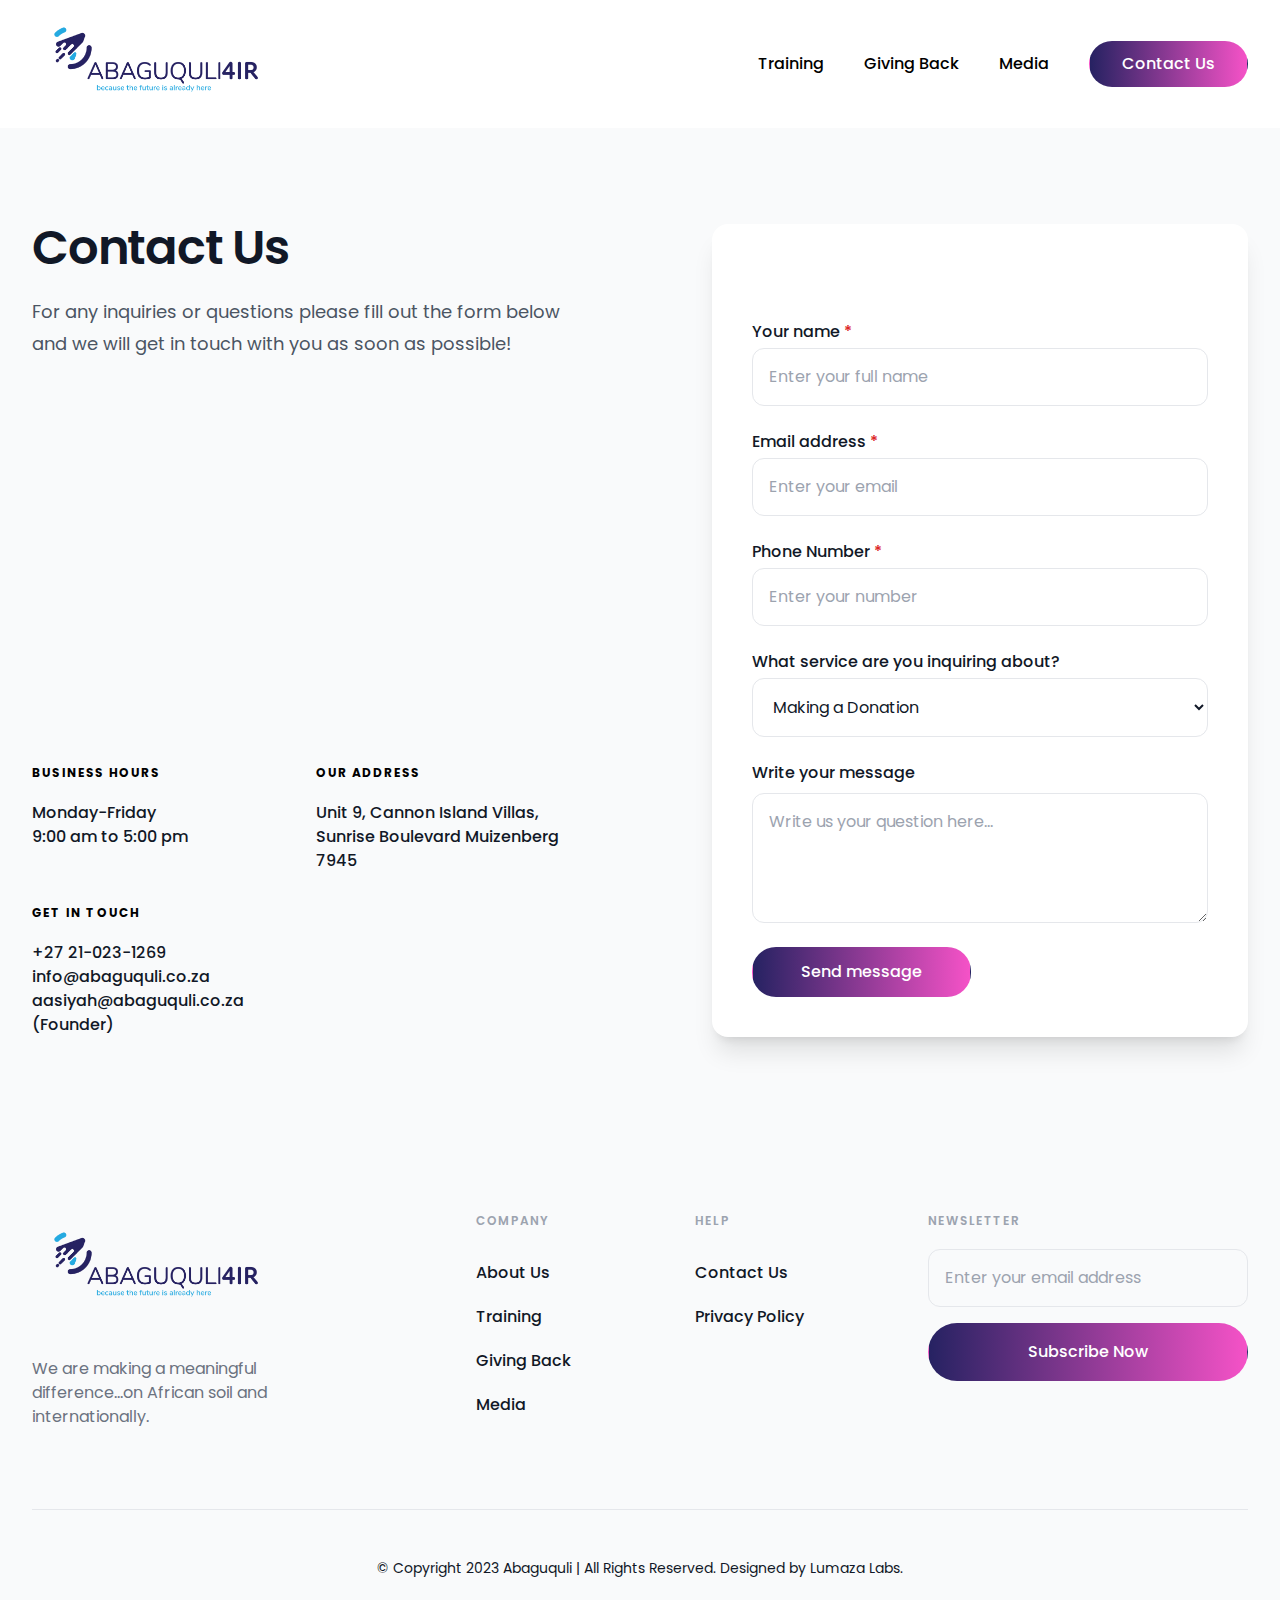
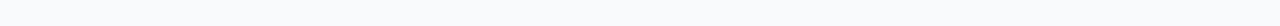
<file: TGE2023/Website-Files/public 2/contact-us.html>
<!DOCTYPE html>
<html lang="en">
  <head>
    <!-- Google tag (gtag.js) -->
    <script
      async
      src="https://www.googletagmanager.com/gtag/js?id=G-2C2XW6RGER"
    ></script>
    <script>
      window.dataLayer = window.dataLayer || [];
      function gtag() {
        dataLayer.push(arguments);
      }
      gtag("js", new Date());

      gtag("config", "G-2C2XW6RGER");
    </script>
    <meta charset="UTF-8" />
    <meta http-equiv="X-UA-Compatible" content="IE=edge" />
    <meta name="viewport" content="width=device-width, initial-scale=1.0" />
    <link rel="stylesheet" href="output.css" />
    <link rel="icon" href="images/favicon.webp" />
    <meta
      name="description"
      content="Let's get in touch and discuss the incredible good we can do together."
    />
    <meta
      name="og:description"
      content="Let's get in touch and discuss the incredible good we can do together"
    />
    <title>Get in touch | Abaguquli</title>
    <script
      type="text/javascript"
      src="//s3.amazonaws.com/downloads.mailchimp.com/js/mc-validate.js"
    ></script>
    <script type="text/javascript">
      (function ($) {
        window.fnames = new Array();
        window.ftypes = new Array();
        fnames[0] = "EMAIL";
        ftypes[0] = "email";
        fnames[1] = "FNAME";
        ftypes[1] = "text";
        fnames[2] = "LNAME";
        ftypes[2] = "text";
        fnames[3] = "ADDRESS";
        ftypes[3] = "address";
        fnames[4] = "PHONE";
        ftypes[4] = "phone";
        fnames[5] = "BIRTHDAY";
        ftypes[5] = "birthday";
      })(jQuery);
      var $mcj = jQuery.noConflict(true);
    </script>
    <!--End mc_embed_signup-->
  </head>
  <body>
    <!-- SPINNER -->
    <div
      id="loader"
      class="h-screen w-screen fixed overflow-hidden flex justify-center items-center bg-white z-50"
    >
      <div class="wave animate-wave"></div>
      <div class="wave animate-wave animation-delay-100"></div>
      <div class="wave animate-wave animation-delay-200"></div>
      <div class="wave animate-wave animation-delay-300"></div>
      <div class="wave animate-wave animation-delay-400"></div>
      <div class="wave animate-wave animation-delay-500"></div>
      <div class="wave animate-wave animation-delay-600"></div>
      <div class="wave animate-wave animation-delay-700"></div>
      <div class="wave animate-wave animation-delay-800"></div>
      <div class="wave animate-wav animation-delay-900"></div>
    </div>
    <!-- HEADER -->
    <header>
      <!-- lg+ -->
      <div class="relative bg-transparent max-w-7xl mx-auto">
        <div class="absolute inset-0"></div>

        <div class="absolute inset-0"></div>

        <div class="relative py-2 px-4 mx-auto sm:px-6 lg:px-8">
          <nav class="flex items-center justify-between h-auto">
            <div class="flex-shrink- 0">
              <a
                href="index.html"
                title="Go visit the Abaguquli Home Page"
                class="flex"
              >
                <img
                  class="w-auto h-20 md:h-24 xl:h-28"
                  src="images/abaguquli4ir-logo.webp"
                  alt="Abguquli Logo"
                />
              </a>
            </div>

            <button
              type="button"
              id="menu-btn"
              class="inline-flex p-2 text-adopt transition-all duration-200 rounded-2xl lg:hidden focus:text-adopt-dark hover:text-adopt-dark"
            >
              <svg
                class="w-7 h-7"
                xmlns="http://www.w3.org/2000/svg"
                fill="none"
                viewBox="0 0 24 24"
                stroke="currentColor"
              >
                <path
                  stroke-linecap="round"
                  stroke-linejoin="round"
                  stroke-width="2"
                  d="M4 6h16M4 12h16m-7 6h7"
                />
              </svg>
            </button>

            <div class="hidden lg:flex lg:items-center lg:space-x-10">
              <a
                href="training.html"
                title="We offer many courses amongst many different sectors to enable and empower people around us. Take a look at the various courses we have to offer."
                class="text-base font-medium text-champagne hover:text-purple focus:text-purple transition-all duration-200"
              >
                Training
              </a>

              <a
                href="npo.html"
                title="Learn more about how we give back to the community."
                class="text-base font-medium text-champagne hover:text-purple focus:text-purple transition-all duration-200"
              >
                Giving Back
              </a>

              <a
                href="media.html"
                title="Abaguquli has been featured in the media multiple times. View the articles and posts we have recently been featured in"
                class="text-base font-medium text-champagne hover:text-purple focus:text-purple transition-all duration-200"
              >
                Media
              </a>

              <a
                href="contact-us.html"
                title="Get in touch with us!"
                class="inline-flex items-center justify-center px-8 py-2.5 text-base font-medium bg-gradient-to-r from-blue to-purple text-white transition-all duration-200 border border-transparent rounded-full hover:shadow-md hover:shadow-purple"
                role="button"
              >
                Contact Us
              </a>
            </div>
          </nav>
        </div>
      </div>

      <!-- xs to lg -->
      <nav
        id="phone-menu"
        class="hidden ease-in flex-col w-screen h-screen fixed overflow-hidden top-0 right-0 z-10 px-10 py-10 bg-gray-50 sm:px-6"
      >
        <svg
          xmlns="http://www.w3.org/2000/svg"
          fill="none"
          viewBox="0 0 24 24"
          stroke-width="1.5"
          stroke="currentColor"
          class="w-6 h-6"
          id="exit-btn"
        >
          <path
            stroke-linecap="round"
            stroke-linejoin="round"
            d="M6 18L18 6M6 6l12 12"
          />
        </svg>

        <div class="flex flex-col flex-grow h-full items-end">
          <nav class="flex flex-col space-y-2 items-end">
            <a
              href="training.html"
              title="We offer many courses amongst many different sectors to enable and empower people around us. Take a look at the various courses we have to offer."
              class="flex py-2 font-medium text-blue transition-all duration-200 hover:translate-x-1 focus:translate-x-1"
            >
              Training
            </a>

            <a
              href="npo.html"
              title="Learn more about how we give back to the community."
              class="flex py-2 font-medium text-blue transition-all duration-200 hover:translate-x-1 focus:translate-x-1"
            >
              Giving Back
            </a>

            <a
              href="media.html"
              title="Abaguquli has been featured in the media multiple times. View the articles and posts we have recently been featured in"
              class="flex py-2 font-medium text-blue transition-all duration-200 hover:translate-x-1 focus:translate-x-1"
            >
              Media
            </a>
          </nav>

          <div class="flex flex-col mt-6">
            <a
              href="contact-us.html"
              title="Get in touch with us!"
              class="inline-flex items-end justify-center px-8 py-2.5 text-base font-medium bg-gradient-to-r from-blue to-purple text-white transition-all duration-200 border border-transparent rounded-full hover:shadow-md hover:shadow-purple"
              role="button"
            >
              Contact Us
            </a>
          </div>
        </div>
      </nav>
    </header>

    <!-- CONTACT SECTION -->

    <section class="py-12 bg-gray-50 sm:py-16 lg:py-20 xl:py-24">
      <div class="px-4 mx-auto sm:px-6 lg:px-8 max-w-7xl">
        <div
          class="grid grid-cols-1 lg:grid-cols-2 gap-y-12 lg:gap-x-16 xl:gap-x-36"
        >
          <div class="flex flex-col self-stretch justify-between">
            <div class="flex-1">
              <h2
                class="text-3xl font-semibold tracking-tight text-gray-900 sm:text-4xl lg:text-5xl"
              >
                Contact Us
              </h2>
              <p
                class="mt-4 text-base font-normal leading-7 text-gray-600 lg:text-lg lg:mt-6 lg:leading-8"
              >
                For any inquiries or questions please fill out the form below
                and we will get in touch with you as soon as possible!
              </p>
            </div>

            <div class="grid grid-cols-1 gap-8 mt-12 sm:grid-cols-2 lg:mt-auto">
              <div>
                <h3
                  class="text-yellow text-xs font-bold tracking-widest text-peach uppercase"
                >
                  BUSINESS HOURS
                </h3>
                <p class="mt-5 text-base font-medium text-gray-900">
                  Monday-Friday<br />
                  9:00 am to 5:00 pm
                </p>
              </div>

              <div>
                <h3
                  class="text-yellow text-xs font-bold tracking-widest text-peach uppercase"
                >
                  Our Address
                </h3>
                <p class="mt-5 text-base font-medium text-gray-900">
                  Unit 9, Cannon Island Villas, Sunrise Boulevard Muizenberg<br />
                  7945
                </p>
              </div>

              <div>
                <h3
                  class="text-yellow text-xs font-bold tracking-widest text-peach uppercase"
                >
                  Get In Touch
                </h3>
                <p class="mt-5 text-base font-medium text-gray-900">
                  +27 21-023-1269 <br />
                  info@abaguquli.co.za <br />
                  aasiyah@abaguquli.co.za (Founder)
                </p>
              </div>
            </div>
          </div>

          <div class="bg-white shadow-xl rounded-2xl" id="form">
            <div class="p-6 sm:p-10">
              <form
                action="https://formsubmit.co/admin@abaguquli.co.za"
                method="POST"
                enctype="multipart/form-data"
                class="mt-14 space-y-6"
              >
                <div class="mt-2">
                  <label
                    for="fullName"
                    class="text-base font-medium text-gray-900"
                  >
                    Your name <span class="text-red-600">*</span>
                  </label>
                  <div class="mt-1">
                    <input
                      type="text"
                      name="fullName"
                      id="fullName"
                      placeholder="Enter your full name"
                      required
                      class="block w-full px-4 py-4 text-base text-gray-900 bg-white border border-gray-200 rounded-xl focus:outline-none focus:border-purple focus:ring-1 focus:ring-purple"
                    />
                  </div>
                </div>

                <div class="mt-2">
                  <label
                    for="email"
                    class="text-base font-medium text-gray-900"
                  >
                    Email address <span class="text-red-600">*</span>
                  </label>
                  <div class="mt-1">
                    <input
                      type="email"
                      name="email"
                      id="email"
                      placeholder="Enter your email"
                      required
                      class="block w-full px-4 py-4 text-base text-gray-900 bg-white border border-gray-200 rounded-xl focus:outline-none focus:border-purple focus:ring-1 focus:ring-purple"
                    />
                  </div>
                </div>

                <div class="mt-2">
                  <label
                    for="number"
                    class="text-base font-medium text-gray-900"
                  >
                    Phone Number <span class="text-red-600">*</span>
                  </label>
                  <div class="mt-1">
                    <input
                      type="number"
                      name="number"
                      id="number"
                      placeholder="Enter your number"
                      required
                      class="block w-full px-4 py-4 text-base text-gray-900 bg-white border border-gray-200 rounded-xl focus:outline-none focus:border-purple focus:ring-1 focus:ring-purple"
                    />
                  </div>
                </div>

                <div class="mt-2">
                  <label
                    for="services"
                    class="text-base font-medium text-gray-900"
                  >
                    What service are you inquiring about?
                  </label>
                  <div class="mt-1">
                    <select
                      name="services"
                      id="services"
                      class="block w-full px-4 py-4 text-base text-gray-900 bg-white border border-gray-200 resize-y rounded-xl focus:outline-none focus:border-purple focus:ring-1 focus:ring-purple"
                    >
                      <option value="make-donation">Making a Donation</option>
                      <option value="training-programme">
                        Training Programmes
                      </option>
                      <option value="other">Other</option>
                    </select>
                  </div>
                </div>

                <div class="mt-2">
                  <label
                    for="message"
                    class="text-base font-medium text-gray-900 mt-1"
                  >
                    Write your message
                  </label>
                  <div class="mt-2">
                    <textarea
                      name="message"
                      id="message"
                      placeholder="Write us your question here..."
                      rows="4"
                      class="block w-full px-4 py-4 text-base text-gray-900 bg-white border border-gray-200 resize-y rounded-xl focus:outline-none focus:border-purple focus:ring-1 focus:ring-purple"
                    ></textarea>
                  </div>
                </div>

                <button
                  type="submit"
                  class="inline-flex mt-4 items-center justify-center px-12 py-3 text-base font-medium text-white transition-all duration-200 bg-gradient-to-r from-blue to-purple border border-transparent rounded-3xl hover:shadow-purple focus:outline-none focus:ring-2 focus:ring-offset-2 focus:shadow-purple"
                >
                  Send message
                </button>
              </form>
            </div>
          </div>
        </div>
      </div>
    </section>

    <!-- FOOTER -->

    <footer class="py-12 bg-gray-50 sm:pt-16 lg:pt-20">
      <div class="px-4 mx-auto sm:px-6 lg:px-8 max-w-7xl">
        <div
          class="flex flex-wrap items-start md:justify-between gap-y-12 gap-x-24 md:gap-x-12"
        >
          <div class="w-full lg:w-64 xl:w-full xl:max-w-xs">
            <a href="index.html" title="" class="flex">
              <img
                class="w-auto h-28"
                src="images/abaguquli4ir-logo.webp"
                alt="The Abaguquli Logo"
              />
            </a>

            <p class="mt-8 text-base font-normal text-gray-500">
              We are making a meaningful difference...on African soil and
              internationally.
            </p>
          </div>

          <div>
            <p
              class="text-xs font-semibold tracking-widest text-gray-400 uppercase"
            >
              Company
            </p>

            <ul class="mt-8 space-y-5">
              <li>
                <a
                  href="index.html#about-us"
                  title="Learn more about who we are and why we started."
                  class="inline-flex text-base font-medium text-gray-900 transition-all duration-200 hover:translate-x-1 hover:text-blue-600"
                >
                  About Us
                </a>
              </li>

              <li>
                <a
                  href="training.html"
                  title="We offer many courses amongst many different sectors to enable and empower people around us. Take a look at the various courses we have to offer."
                  class="inline-flex text-base font-medium text-gray-900 transition-all duration-200 hover:translate-x-1 hover:text-blue-600"
                >
                  Training
                </a>
              </li>

              <li>
                <a
                  href="npo.html"
                  title="View how we give back to the community."
                  class="inline-flex text-base font-medium text-gray-900 transition-all duration-200 hover:translate-x-1 hover:text-blue-600"
                >
                  Giving Back
                </a>
              </li>

              <li>
                <a
                  href="media.html"
                  title="Abaguquli has been featured in the media multiple times. View the articles and posts we have recently been featured in."
                  class="inline-flex text-base font-medium text-gray-900 transition-all duration-200 hover:translate-x-1 hover:text-blue-600"
                >
                  Media
                </a>
              </li>
            </ul>
          </div>

          <div>
            <p
              class="text-xs font-semibold tracking-widest text-gray-400 uppercase"
            >
              Help
            </p>

            <ul class="mt-8 space-y-5">
              <li>
                <a
                  href="contact-us.html"
                  title="View our contact information"
                  class="inline-flex text-base font-medium text-gray-900 transition-all duration-200 hover:translate-x-1 hover:text-blue-600"
                >
                  Contact Us
                </a>
              </li>

              <li>
                <a
                  href="privacy-policy.html"
                  title="View Abaguquli's Privacy Policy to see how we protect your personal information."
                  class="inline-flex text-base font-medium text-gray-900 transition-all duration-200 hover:translate-x-1 hover:text-blue-600"
                >
                  Privacy Policy
                </a>
              </li>
            </ul>
          </div>

          <div class="w-full md:max-w-xs">
            <p
              class="text-xs font-semibold tracking-widest text-gray-400 uppercase"
            >
              Newsletter
            </p>

            <form
              action="https://abaguquli.us14.list-manage.com/subscribe/post?u=b909c53072fa2983486f927c4&amp;id=fce5129609&amp;f_id=009b92e0f0"
              method="post"
              id="mc-embedded-subscribe-form"
              name="mc-embedded-subscribe-form"
              class="validate mt-5 space-y-4"
              target="_blank"
              novalidate
            >
              <div>
                <label for="mce-EMAIL" class="sr-only"> Email address </label>
                <input
                  type="email"
                  name="EMAIL"
                  id="mce-EMAIL"
                  placeholder="Enter your email address"
                  class="block w-full px-4 py-4 text-base text-gray-900 border border-gray-200 rounded-xl bg-gray-50 focus:bg-white focus:outline-none focus:border-purple focus:ring-1 focus:ring-purple"
                />
              </div>
              <!-- real people should not fill this in and expect good things - do not remove this or risk form bot signups-->
              <div style="position: absolute; left: -5000px" aria-hidden="true">
                <input
                  type="text"
                  name="b_b909c53072fa2983486f927c4_fce5129609"
                  tabindex="-1"
                  value=""
                />
              </div>
              <button
                type="submit"
                value="Subscribe"
                name="subscribe"
                id="mc-embedded-subscribe"
                class="inline-flex bg-gradient-to-r from-blue to-purple items-center justify-center w-full px-6 py-4 text-base font-medium text-white transition-all duration-200 border border-transparent rounded-full hover:shadow-purple focus:shadow-purple"
              >
                Subscribe Now
              </button>
            </form>
          </div>
        </div>

        <div
          class="pt-12 mt-12 text-center border-t border-gray-200 sm:mt-16 lg:mt-20"
        >
          <p class="text-sm font-normal text-gray-900">
            © Copyright <span id="year">2023</span> Abaguquli | All Rights
            Reserved. Designed by
            <a
              href="https://lumazalabs.com"
              class="hover:text-blue focus:text-blue transition-all"
              >Lumaza Labs.</a
            >
          </p>
        </div>
      </div>
    </footer>
  </body>
  <script src="script.js"></script>
  <script src="loader.js"></script>
</html>
</file>
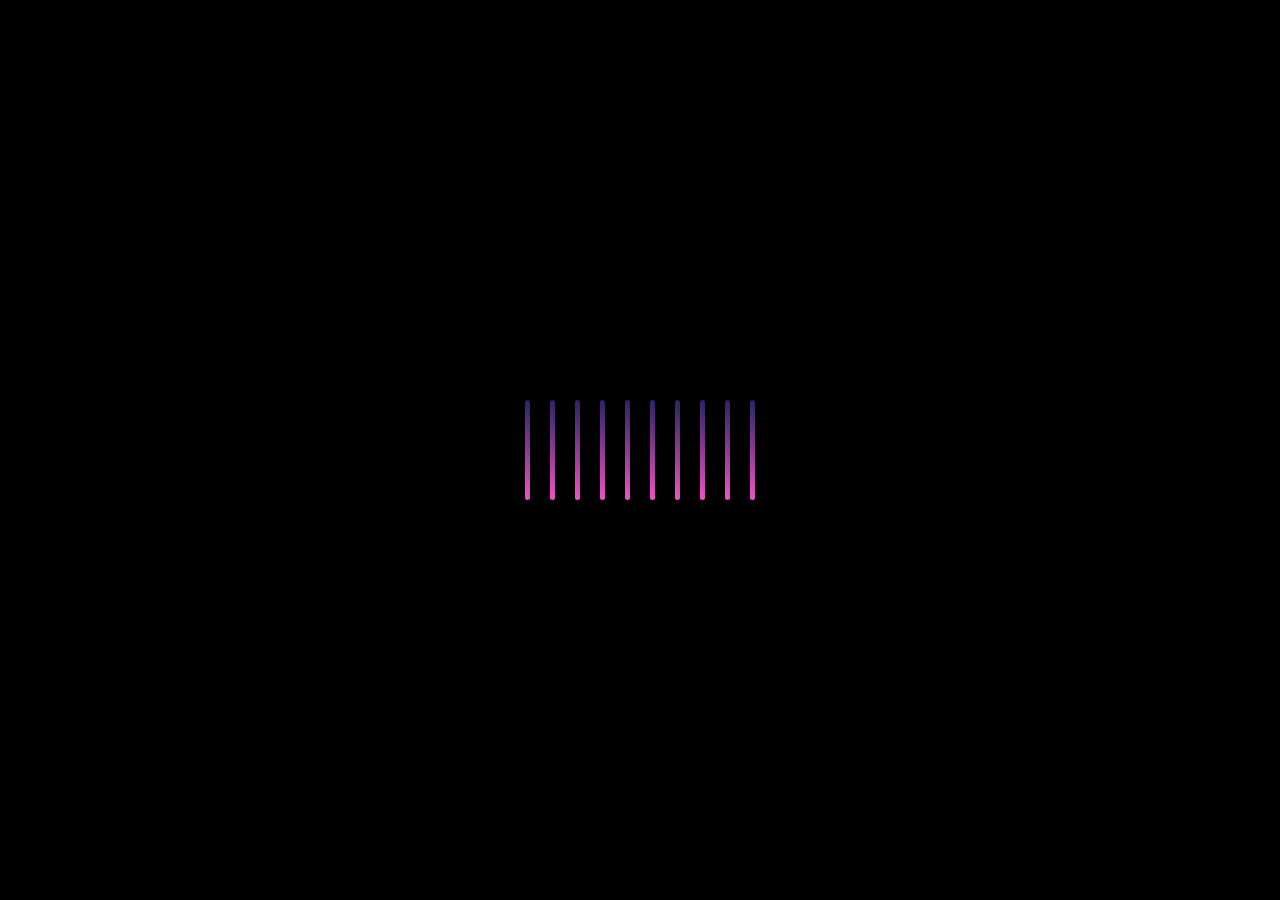
<file: TGE2023/Website-Files/public 2/loading.html>
<!DOCTYPE html>
<html lang="en">
  <head>
    <meta charset="UTF-8" />
    <meta http-equiv="X-UA-Compatible" content="IE=edge" />
    <meta name="viewport" content="width=device-width, initial-scale=1.0" />
    <link rel="stylesheet" href="output.css" />
    <title>Document</title>
  </head>
  <body>
    <div class="h-screen flex justify-center items-center bg-black">
      <div class="wave animate-wave"></div>
      <div class="wave animate-wave animation-delay-100"></div>
      <div class="wave animate-wave animation-delay-200"></div>
      <div class="wave animate-wave animation-delay-300"></div>
      <div class="wave animate-wave animation-delay-400"></div>
      <div class="wave animate-wave animation-delay-500"></div>
      <div class="wave animate-wave animation-delay-600"></div>
      <div class="wave animate-wave animation-delay-700"></div>
      <div class="wave animate-wave animation-delay-800"></div>
      <div class="wave animate-wav animation-delay-900"></div>
    </div>
  </body>
</html>
</file>
<file: public/output.css>
@import url("https://fonts.googleapis.com/css2?family=Poppins:wght@300;400;500;600;700&display=swap");

*, ::before, ::after{
  --tw-border-spacing-x: 0;
  --tw-border-spacing-y: 0;
  --tw-translate-x: 0;
  --tw-translate-y: 0;
  --tw-rotate: 0;
  --tw-skew-x: 0;
  --tw-skew-y: 0;
  --tw-scale-x: 1;
  --tw-scale-y: 1;
  --tw-pan-x:  ;
  --tw-pan-y:  ;
  --tw-pinch-zoom:  ;
  --tw-scroll-snap-strictness: proximity;
  --tw-gradient-from-position:  ;
  --tw-gradient-via-position:  ;
  --tw-gradient-to-position:  ;
  --tw-ordinal:  ;
  --tw-slashed-zero:  ;
  --tw-numeric-figure:  ;
  --tw-numeric-spacing:  ;
  --tw-numeric-fraction:  ;
  --tw-ring-inset:  ;
  --tw-ring-offset-width: 0px;
  --tw-ring-offset-color: #fff;
  --tw-ring-color: rgb(59 130 246 / 0.5);
  --tw-ring-offset-shadow: 0 0 #0000;
  --tw-ring-shadow: 0 0 #0000;
  --tw-shadow: 0 0 #0000;
  --tw-shadow-colored: 0 0 #0000;
  --tw-blur:  ;
  --tw-brightness:  ;
  --tw-contrast:  ;
  --tw-grayscale:  ;
  --tw-hue-rotate:  ;
  --tw-invert:  ;
  --tw-saturate:  ;
  --tw-sepia:  ;
  --tw-drop-shadow:  ;
  --tw-backdrop-blur:  ;
  --tw-backdrop-brightness:  ;
  --tw-backdrop-contrast:  ;
  --tw-backdrop-grayscale:  ;
  --tw-backdrop-hue-rotate:  ;
  --tw-backdrop-invert:  ;
  --tw-backdrop-opacity:  ;
  --tw-backdrop-saturate:  ;
  --tw-backdrop-sepia:  ;
  --tw-contain-size:  ;
  --tw-contain-layout:  ;
  --tw-contain-paint:  ;
  --tw-contain-style:  ;
}

::backdrop{
  --tw-border-spacing-x: 0;
  --tw-border-spacing-y: 0;
  --tw-translate-x: 0;
  --tw-translate-y: 0;
  --tw-rotate: 0;
  --tw-skew-x: 0;
  --tw-skew-y: 0;
  --tw-scale-x: 1;
  --tw-scale-y: 1;
  --tw-pan-x:  ;
  --tw-pan-y:  ;
  --tw-pinch-zoom:  ;
  --tw-scroll-snap-strictness: proximity;
  --tw-gradient-from-position:  ;
  --tw-gradient-via-position:  ;
  --tw-gradient-to-position:  ;
  --tw-ordinal:  ;
  --tw-slashed-zero:  ;
  --tw-numeric-figure:  ;
  --tw-numeric-spacing:  ;
  --tw-numeric-fraction:  ;
  --tw-ring-inset:  ;
  --tw-ring-offset-width: 0px;
  --tw-ring-offset-color: #fff;
  --tw-ring-color: rgb(59 130 246 / 0.5);
  --tw-ring-offset-shadow: 0 0 #0000;
  --tw-ring-shadow: 0 0 #0000;
  --tw-shadow: 0 0 #0000;
  --tw-shadow-colored: 0 0 #0000;
  --tw-blur:  ;
  --tw-brightness:  ;
  --tw-contrast:  ;
  --tw-grayscale:  ;
  --tw-hue-rotate:  ;
  --tw-invert:  ;
  --tw-saturate:  ;
  --tw-sepia:  ;
  --tw-drop-shadow:  ;
  --tw-backdrop-blur:  ;
  --tw-backdrop-brightness:  ;
  --tw-backdrop-contrast:  ;
  --tw-backdrop-grayscale:  ;
  --tw-backdrop-hue-rotate:  ;
  --tw-backdrop-invert:  ;
  --tw-backdrop-opacity:  ;
  --tw-backdrop-saturate:  ;
  --tw-backdrop-sepia:  ;
  --tw-contain-size:  ;
  --tw-contain-layout:  ;
  --tw-contain-paint:  ;
  --tw-contain-style:  ;
}

/*
! tailwindcss v3.4.13 | MIT License | https://tailwindcss.com
*/

/*
1. Prevent padding and border from affecting element width. (https://github.com/mozdevs/cssremedy/issues/4)
2. Allow adding a border to an element by just adding a border-width. (https://github.com/tailwindcss/tailwindcss/pull/116)
*/

*,
::before,
::after {
  box-sizing: border-box;
  /* 1 */
  border-width: 0;
  /* 2 */
  border-style: solid;
  /* 2 */
  border-color: #e5e7eb;
  /* 2 */
}

::before,
::after {
  --tw-content: '';
}

/*
1. Use a consistent sensible line-height in all browsers.
2. Prevent adjustments of font size after orientation changes in iOS.
3. Use a more readable tab size.
4. Use the user's configured `sans` font-family by default.
5. Use the user's configured `sans` font-feature-settings by default.
6. Use the user's configured `sans` font-variation-settings by default.
7. Disable tap highlights on iOS
*/

html,
:host {
  line-height: 1.5;
  /* 1 */
  -webkit-text-size-adjust: 100%;
  /* 2 */
  -moz-tab-size: 4;
  /* 3 */
  -o-tab-size: 4;
     tab-size: 4;
  /* 3 */
  font-family: Poppins, sans-serif, ui-sans-serif, system-ui, sans-serif, "Apple Color Emoji", "Segoe UI Emoji", "Segoe UI Symbol", "Noto Color Emoji";
  /* 4 */
  font-feature-settings: normal;
  /* 5 */
  font-variation-settings: normal;
  /* 6 */
  -webkit-tap-highlight-color: transparent;
  /* 7 */
}

/*
1. Remove the margin in all browsers.
2. Inherit line-height from `html` so users can set them as a class directly on the `html` element.
*/

body {
  margin: 0;
  /* 1 */
  line-height: inherit;
  /* 2 */
}

/*
1. Add the correct height in Firefox.
2. Correct the inheritance of border color in Firefox. (https://bugzilla.mozilla.org/show_bug.cgi?id=190655)
3. Ensure horizontal rules are visible by default.
*/

hr {
  height: 0;
  /* 1 */
  color: inherit;
  /* 2 */
  border-top-width: 1px;
  /* 3 */
}

/*
Add the correct text decoration in Chrome, Edge, and Safari.
*/

abbr:where([title]) {
  -webkit-text-decoration: underline dotted;
          text-decoration: underline dotted;
}

/*
Remove the default font size and weight for headings.
*/

h1,
h2,
h3,
h4,
h5,
h6 {
  font-size: inherit;
  font-weight: inherit;
}

/*
Reset links to optimize for opt-in styling instead of opt-out.
*/

a {
  color: inherit;
  text-decoration: inherit;
}

/*
Add the correct font weight in Edge and Safari.
*/

b,
strong {
  font-weight: bolder;
}

/*
1. Use the user's configured `mono` font-family by default.
2. Use the user's configured `mono` font-feature-settings by default.
3. Use the user's configured `mono` font-variation-settings by default.
4. Correct the odd `em` font sizing in all browsers.
*/

code,
kbd,
samp,
pre {
  font-family: ui-monospace, SFMono-Regular, Menlo, Monaco, Consolas, "Liberation Mono", "Courier New", monospace;
  /* 1 */
  font-feature-settings: normal;
  /* 2 */
  font-variation-settings: normal;
  /* 3 */
  font-size: 1em;
  /* 4 */
}

/*
Add the correct font size in all browsers.
*/

small {
  font-size: 80%;
}

/*
Prevent `sub` and `sup` elements from affecting the line height in all browsers.
*/

sub,
sup {
  font-size: 75%;
  line-height: 0;
  position: relative;
  vertical-align: baseline;
}

sub {
  bottom: -0.25em;
}

sup {
  top: -0.5em;
}

/*
1. Remove text indentation from table contents in Chrome and Safari. (https://bugs.chromium.org/p/chromium/issues/detail?id=999088, https://bugs.webkit.org/show_bug.cgi?id=201297)
2. Correct table border color inheritance in all Chrome and Safari. (https://bugs.chromium.org/p/chromium/issues/detail?id=935729, https://bugs.webkit.org/show_bug.cgi?id=195016)
3. Remove gaps between table borders by default.
*/

table {
  text-indent: 0;
  /* 1 */
  border-color: inherit;
  /* 2 */
  border-collapse: collapse;
  /* 3 */
}

/*
1. Change the font styles in all browsers.
2. Remove the margin in Firefox and Safari.
3. Remove default padding in all browsers.
*/

button,
input,
optgroup,
select,
textarea {
  font-family: inherit;
  /* 1 */
  font-feature-settings: inherit;
  /* 1 */
  font-variation-settings: inherit;
  /* 1 */
  font-size: 100%;
  /* 1 */
  font-weight: inherit;
  /* 1 */
  line-height: inherit;
  /* 1 */
  letter-spacing: inherit;
  /* 1 */
  color: inherit;
  /* 1 */
  margin: 0;
  /* 2 */
  padding: 0;
  /* 3 */
}

/*
Remove the inheritance of text transform in Edge and Firefox.
*/

button,
select {
  text-transform: none;
}

/*
1. Correct the inability to style clickable types in iOS and Safari.
2. Remove default button styles.
*/

button,
input:where([type='button']),
input:where([type='reset']),
input:where([type='submit']) {
  -webkit-appearance: button;
  /* 1 */
  background-color: transparent;
  /* 2 */
  background-image: none;
  /* 2 */
}

/*
Use the modern Firefox focus style for all focusable elements.
*/

:-moz-focusring {
  outline: auto;
}

/*
Remove the additional `:invalid` styles in Firefox. (https://github.com/mozilla/gecko-dev/blob/2f9eacd9d3d995c937b4251a5557d95d494c9be1/layout/style/res/forms.css#L728-L737)
*/

:-moz-ui-invalid {
  box-shadow: none;
}

/*
Add the correct vertical alignment in Chrome and Firefox.
*/

progress {
  vertical-align: baseline;
}

/*
Correct the cursor style of increment and decrement buttons in Safari.
*/

::-webkit-inner-spin-button,
::-webkit-outer-spin-button {
  height: auto;
}

/*
1. Correct the odd appearance in Chrome and Safari.
2. Correct the outline style in Safari.
*/

[type='search'] {
  -webkit-appearance: textfield;
  /* 1 */
  outline-offset: -2px;
  /* 2 */
}

/*
Remove the inner padding in Chrome and Safari on macOS.
*/

::-webkit-search-decoration {
  -webkit-appearance: none;
}

/*
1. Correct the inability to style clickable types in iOS and Safari.
2. Change font properties to `inherit` in Safari.
*/

::-webkit-file-upload-button {
  -webkit-appearance: button;
  /* 1 */
  font: inherit;
  /* 2 */
}

/*
Add the correct display in Chrome and Safari.
*/

summary {
  display: list-item;
}

/*
Removes the default spacing and border for appropriate elements.
*/

blockquote,
dl,
dd,
h1,
h2,
h3,
h4,
h5,
h6,
hr,
figure,
p,
pre {
  margin: 0;
}

fieldset {
  margin: 0;
  padding: 0;
}

legend {
  padding: 0;
}

ol,
ul,
menu {
  list-style: none;
  margin: 0;
  padding: 0;
}

/*
Reset default styling for dialogs.
*/

dialog {
  padding: 0;
}

/*
Prevent resizing textareas horizontally by default.
*/

textarea {
  resize: vertical;
}

/*
1. Reset the default placeholder opacity in Firefox. (https://github.com/tailwindlabs/tailwindcss/issues/3300)
2. Set the default placeholder color to the user's configured gray 400 color.
*/

input::-moz-placeholder, textarea::-moz-placeholder {
  opacity: 1;
  /* 1 */
  color: #9ca3af;
  /* 2 */
}

input::placeholder,
textarea::placeholder {
  opacity: 1;
  /* 1 */
  color: #9ca3af;
  /* 2 */
}

/*
Set the default cursor for buttons.
*/

button,
[role="button"] {
  cursor: pointer;
}

/*
Make sure disabled buttons don't get the pointer cursor.
*/

:disabled {
  cursor: default;
}

/*
1. Make replaced elements `display: block` by default. (https://github.com/mozdevs/cssremedy/issues/14)
2. Add `vertical-align: middle` to align replaced elements more sensibly by default. (https://github.com/jensimmons/cssremedy/issues/14#issuecomment-634934210)
   This can trigger a poorly considered lint error in some tools but is included by design.
*/

img,
svg,
video,
canvas,
audio,
iframe,
embed,
object {
  display: block;
  /* 1 */
  vertical-align: middle;
  /* 2 */
}

/*
Constrain images and videos to the parent width and preserve their intrinsic aspect ratio. (https://github.com/mozdevs/cssremedy/issues/14)
*/

img,
video {
  max-width: 100%;
  height: auto;
}

/* Make elements with the HTML hidden attribute stay hidden by default */

[hidden] {
  display: none;
}

.wave {
  width: 5px;
  height: 100px;
  background: linear-gradient(45deg, #f552c7, #262262);
  margin: 10px;
  animation: wave 1s linear infinite;
  border-radius: 20px;
}

.sr-only{
  position: absolute;
  width: 1px;
  height: 1px;
  padding: 0;
  margin: -1px;
  overflow: hidden;
  clip: rect(0, 0, 0, 0);
  white-space: nowrap;
  border-width: 0;
}

.fixed{
  position: fixed;
}

.absolute{
  position: absolute;
}

.relative{
  position: relative;
}

.inset-0{
  inset: 0px;
}

.-left-10{
  left: -2.5rem;
}

.-left-14{
  left: -3.5rem;
}

.-top-20{
  top: -5rem;
}

.bottom-0{
  bottom: 0px;
}

.bottom-3{
  bottom: 0.75rem;
}

.right-0{
  right: 0px;
}

.right-1\/2{
  right: 50%;
}

.top-0{
  top: 0px;
}

.top-10{
  top: 2.5rem;
}

.top-5{
  top: 1.25rem;
}

.-z-0{
  z-index: 0;
}

.-z-10{
  z-index: -10;
}

.z-10{
  z-index: 10;
}

.z-20{
  z-index: 20;
}

.z-50{
  z-index: 50;
}

.order-2{
  order: 2;
}

.m-auto{
  margin: auto;
}

.-mx-4{
  margin-left: -1rem;
  margin-right: -1rem;
}

.mx-auto{
  margin-left: auto;
  margin-right: auto;
}

.-mb-2{
  margin-bottom: -0.5rem;
}

.-mb-8{
  margin-bottom: -2rem;
}

.-ml-10{
  margin-left: -2.5rem;
}

.-mr-10{
  margin-right: -2.5rem;
}

.mb-10{
  margin-bottom: 2.5rem;
}

.mb-24{
  margin-bottom: 6rem;
}

.mb-36{
  margin-bottom: 9rem;
}

.mb-4{
  margin-bottom: 1rem;
}

.mb-5{
  margin-bottom: 1.25rem;
}

.ml-0{
  margin-left: 0px;
}

.mr-5{
  margin-right: 1.25rem;
}

.mr-auto{
  margin-right: auto;
}

.mt-1{
  margin-top: 0.25rem;
}

.mt-10{
  margin-top: 2.5rem;
}

.mt-12{
  margin-top: 3rem;
}

.mt-14{
  margin-top: 3.5rem;
}

.mt-16{
  margin-top: 4rem;
}

.mt-2{
  margin-top: 0.5rem;
}

.mt-20{
  margin-top: 5rem;
}

.mt-24{
  margin-top: 6rem;
}

.mt-4{
  margin-top: 1rem;
}

.mt-5{
  margin-top: 1.25rem;
}

.mt-6{
  margin-top: 1.5rem;
}

.mt-8{
  margin-top: 2rem;
}

.block{
  display: block;
}

.flex{
  display: flex;
}

.inline-flex{
  display: inline-flex;
}

.grid{
  display: grid;
}

.hidden{
  display: none;
}

.h-20{
  height: 5rem;
}

.h-24{
  height: 6rem;
}

.h-28{
  height: 7rem;
}

.h-4{
  height: 1rem;
}

.h-56{
  height: 14rem;
}

.h-6{
  height: 1.5rem;
}

.h-64{
  height: 16rem;
}

.h-7{
  height: 1.75rem;
}

.h-8{
  height: 2rem;
}

.h-auto{
  height: auto;
}

.h-full{
  height: 100%;
}

.h-screen{
  height: 100vh;
}

.w-20{
  width: 5rem;
}

.w-28{
  width: 7rem;
}

.w-32{
  width: 8rem;
}

.w-36{
  width: 9rem;
}

.w-40{
  width: 10rem;
}

.w-56{
  width: 14rem;
}

.w-6{
  width: 1.5rem;
}

.w-64{
  width: 16rem;
}

.w-7{
  width: 1.75rem;
}

.w-8{
  width: 2rem;
}

.w-96{
  width: 24rem;
}

.w-\[600px\]{
  width: 600px;
}

.w-auto{
  width: auto;
}

.w-fit{
  width: -moz-fit-content;
  width: fit-content;
}

.w-full{
  width: 100%;
}

.w-screen{
  width: 100vw;
}

.max-w-3xl{
  max-width: 48rem;
}

.max-w-4xl{
  max-width: 56rem;
}

.max-w-6xl{
  max-width: 72rem;
}

.max-w-7xl{
  max-width: 80rem;
}

.max-w-md{
  max-width: 28rem;
}

.flex-1{
  flex: 1 1 0%;
}

.flex-grow{
  flex-grow: 1;
}

.translate-x-1\/2{
  --tw-translate-x: 50%;
  transform: translate(var(--tw-translate-x), var(--tw-translate-y)) rotate(var(--tw-rotate)) skewX(var(--tw-skew-x)) skewY(var(--tw-skew-y)) scaleX(var(--tw-scale-x)) scaleY(var(--tw-scale-y));
}

.transform{
  transform: translate(var(--tw-translate-x), var(--tw-translate-y)) rotate(var(--tw-rotate)) skewX(var(--tw-skew-x)) skewY(var(--tw-skew-y)) scaleX(var(--tw-scale-x)) scaleY(var(--tw-scale-y));
}

@keyframes bounce{
  0%, 100%{
    transform: translateY(-25%);
    animation-timing-function: cubic-bezier(0.8,0,1,1);
  }

  50%{
    transform: none;
    animation-timing-function: cubic-bezier(0,0,0.2,1);
  }
}

.animate-bounce{
  animation: bounce 1s infinite;
}

@keyframes wave{
  0%, 100%{
    transform: scale(1);
  }

  50%{
    transform: scale(0);
  }
}

.animate-wave{
  animation: wave 1s linear infinite;
}

.resize-y{
  resize: vertical;
}

.list-inside{
  list-style-position: inside;
}

.list-outside{
  list-style-position: outside;
}

.list-disc{
  list-style-type: disc;
}

.grid-flow-col{
  grid-auto-flow: column;
}

.grid-cols-1{
  grid-template-columns: repeat(1, minmax(0, 1fr));
}

.grid-cols-2{
  grid-template-columns: repeat(2, minmax(0, 1fr));
}

.grid-rows-2{
  grid-template-rows: repeat(2, minmax(0, 1fr));
}

.grid-rows-3{
  grid-template-rows: repeat(3, minmax(0, 1fr));
}

.grid-rows-4{
  grid-template-rows: repeat(4, minmax(0, 1fr));
}

.flex-col{
  flex-direction: column;
}

.flex-wrap{
  flex-wrap: wrap;
}

.place-content-center{
  place-content: center;
}

.place-items-center{
  place-items: center;
}

.content-center{
  align-content: center;
}

.items-start{
  align-items: flex-start;
}

.items-end{
  align-items: flex-end;
}

.items-center{
  align-items: center;
}

.justify-center{
  justify-content: center;
}

.justify-between{
  justify-content: space-between;
}

.justify-around{
  justify-content: space-around;
}

.justify-items-center{
  justify-items: center;
}

.gap-10{
  gap: 2.5rem;
}

.gap-20{
  gap: 5rem;
}

.gap-3{
  gap: 0.75rem;
}

.gap-4{
  gap: 1rem;
}

.gap-5{
  gap: 1.25rem;
}

.gap-6{
  gap: 1.5rem;
}

.gap-8{
  gap: 2rem;
}

.gap-x-24{
  -moz-column-gap: 6rem;
       column-gap: 6rem;
}

.gap-y-10{
  row-gap: 2.5rem;
}

.gap-y-12{
  row-gap: 3rem;
}

.gap-y-4{
  row-gap: 1rem;
}

.gap-y-8{
  row-gap: 2rem;
}

.space-y-2 > :not([hidden]) ~ :not([hidden]){
  --tw-space-y-reverse: 0;
  margin-top: calc(0.5rem * calc(1 - var(--tw-space-y-reverse)));
  margin-bottom: calc(0.5rem * var(--tw-space-y-reverse));
}

.space-y-4 > :not([hidden]) ~ :not([hidden]){
  --tw-space-y-reverse: 0;
  margin-top: calc(1rem * calc(1 - var(--tw-space-y-reverse)));
  margin-bottom: calc(1rem * var(--tw-space-y-reverse));
}

.space-y-5 > :not([hidden]) ~ :not([hidden]){
  --tw-space-y-reverse: 0;
  margin-top: calc(1.25rem * calc(1 - var(--tw-space-y-reverse)));
  margin-bottom: calc(1.25rem * var(--tw-space-y-reverse));
}

.space-y-6 > :not([hidden]) ~ :not([hidden]){
  --tw-space-y-reverse: 0;
  margin-top: calc(1.5rem * calc(1 - var(--tw-space-y-reverse)));
  margin-bottom: calc(1.5rem * var(--tw-space-y-reverse));
}

.self-stretch{
  align-self: stretch;
}

.overflow-hidden{
  overflow: hidden;
}

.rounded-2xl{
  border-radius: 1rem;
}

.rounded-3xl{
  border-radius: 1.5rem;
}

.rounded-full{
  border-radius: 9999px;
}

.rounded-xl{
  border-radius: 0.75rem;
}

.border{
  border-width: 1px;
}

.border-t{
  border-top-width: 1px;
}

.border-gray-200{
  --tw-border-opacity: 1;
  border-color: rgb(229 231 235 / var(--tw-border-opacity));
}

.border-transparent{
  border-color: transparent;
}

.bg-black{
  --tw-bg-opacity: 1;
  background-color: rgb(0 0 0 / var(--tw-bg-opacity));
}

.bg-blue{
  --tw-bg-opacity: 1;
  background-color: rgb(38 34 98 / var(--tw-bg-opacity));
}

.bg-gray-100{
  --tw-bg-opacity: 1;
  background-color: rgb(243 244 246 / var(--tw-bg-opacity));
}

.bg-gray-50{
  --tw-bg-opacity: 1;
  background-color: rgb(249 250 251 / var(--tw-bg-opacity));
}

.bg-slate-100{
  --tw-bg-opacity: 1;
  background-color: rgb(241 245 249 / var(--tw-bg-opacity));
}

.bg-transparent{
  background-color: transparent;
}

.bg-white{
  --tw-bg-opacity: 1;
  background-color: rgb(255 255 255 / var(--tw-bg-opacity));
}

.bg-opacity-20{
  --tw-bg-opacity: 0.2;
}

.bg-gradient-to-r{
  background-image: linear-gradient(to right, var(--tw-gradient-stops));
}

.from-blue{
  --tw-gradient-from: #262262 var(--tw-gradient-from-position);
  --tw-gradient-to: rgb(38 34 98 / 0) var(--tw-gradient-to-position);
  --tw-gradient-stops: var(--tw-gradient-from), var(--tw-gradient-to);
}

.to-purple{
  --tw-gradient-to: #F552C7 var(--tw-gradient-to-position);
}

.p-10{
  padding: 2.5rem;
}

.p-2{
  padding: 0.5rem;
}

.p-20{
  padding: 5rem;
}

.p-4{
  padding: 1rem;
}

.p-5{
  padding: 1.25rem;
}

.p-6{
  padding: 1.5rem;
}

.px-10{
  padding-left: 2.5rem;
  padding-right: 2.5rem;
}

.px-12{
  padding-left: 3rem;
  padding-right: 3rem;
}

.px-2{
  padding-left: 0.5rem;
  padding-right: 0.5rem;
}

.px-3{
  padding-left: 0.75rem;
  padding-right: 0.75rem;
}

.px-4{
  padding-left: 1rem;
  padding-right: 1rem;
}

.px-5{
  padding-left: 1.25rem;
  padding-right: 1.25rem;
}

.px-6{
  padding-left: 1.5rem;
  padding-right: 1.5rem;
}

.px-8{
  padding-left: 2rem;
  padding-right: 2rem;
}

.py-10{
  padding-top: 2.5rem;
  padding-bottom: 2.5rem;
}

.py-12{
  padding-top: 3rem;
  padding-bottom: 3rem;
}

.py-16{
  padding-top: 4rem;
  padding-bottom: 4rem;
}

.py-2{
  padding-top: 0.5rem;
  padding-bottom: 0.5rem;
}

.py-2\.5{
  padding-top: 0.625rem;
  padding-bottom: 0.625rem;
}

.py-20{
  padding-top: 5rem;
  padding-bottom: 5rem;
}

.py-28{
  padding-top: 7rem;
  padding-bottom: 7rem;
}

.py-3{
  padding-top: 0.75rem;
  padding-bottom: 0.75rem;
}

.py-4{
  padding-top: 1rem;
  padding-bottom: 1rem;
}

.py-44{
  padding-top: 11rem;
  padding-bottom: 11rem;
}

.py-5{
  padding-top: 1.25rem;
  padding-bottom: 1.25rem;
}

.py-8{
  padding-top: 2rem;
  padding-bottom: 2rem;
}

.pb-1{
  padding-bottom: 0.25rem;
}

.pb-10{
  padding-bottom: 2.5rem;
}

.pb-12{
  padding-bottom: 3rem;
}

.pb-2{
  padding-bottom: 0.5rem;
}

.pb-3{
  padding-bottom: 0.75rem;
}

.pb-36{
  padding-bottom: 9rem;
}

.pb-6{
  padding-bottom: 1.5rem;
}

.pb-72{
  padding-bottom: 18rem;
}

.pb-8{
  padding-bottom: 2rem;
}

.pt-10{
  padding-top: 2.5rem;
}

.pt-12{
  padding-top: 3rem;
}

.pt-2{
  padding-top: 0.5rem;
}

.pt-20{
  padding-top: 5rem;
}

.pt-3{
  padding-top: 0.75rem;
}

.pt-32{
  padding-top: 8rem;
}

.pt-4{
  padding-top: 1rem;
}

.pt-5{
  padding-top: 1.25rem;
}

.pt-6{
  padding-top: 1.5rem;
}

.pt-8{
  padding-top: 2rem;
}

.text-left{
  text-align: left;
}

.text-center{
  text-align: center;
}

.text-2xl{
  font-size: 1.5rem;
  line-height: 2rem;
}

.text-3xl{
  font-size: 1.875rem;
  line-height: 2.25rem;
}

.text-4xl{
  font-size: 2.25rem;
  line-height: 2.5rem;
}

.text-5xl{
  font-size: 3rem;
  line-height: 1;
}

.text-base{
  font-size: 1rem;
  line-height: 1.5rem;
}

.text-lg{
  font-size: 1.125rem;
  line-height: 1.75rem;
}

.text-sm{
  font-size: 0.875rem;
  line-height: 1.25rem;
}

.text-xl{
  font-size: 1.25rem;
  line-height: 1.75rem;
}

.text-xs{
  font-size: 0.75rem;
  line-height: 1rem;
}

.font-bold{
  font-weight: 700;
}

.font-extrabold{
  font-weight: 800;
}

.font-light{
  font-weight: 300;
}

.font-medium{
  font-weight: 500;
}

.font-normal{
  font-weight: 400;
}

.font-semibold{
  font-weight: 600;
}

.uppercase{
  text-transform: uppercase;
}

.leading-7{
  line-height: 1.75rem;
}

.leading-relaxed{
  line-height: 1.625;
}

.tracking-tight{
  letter-spacing: -0.025em;
}

.tracking-wide{
  letter-spacing: 0.025em;
}

.tracking-wider{
  letter-spacing: 0.05em;
}

.tracking-widest{
  letter-spacing: 0.1em;
}

.text-blue{
  --tw-text-opacity: 1;
  color: rgb(38 34 98 / var(--tw-text-opacity));
}

.text-gray-300{
  --tw-text-opacity: 1;
  color: rgb(209 213 219 / var(--tw-text-opacity));
}

.text-gray-400{
  --tw-text-opacity: 1;
  color: rgb(156 163 175 / var(--tw-text-opacity));
}

.text-gray-500{
  --tw-text-opacity: 1;
  color: rgb(107 114 128 / var(--tw-text-opacity));
}

.text-gray-600{
  --tw-text-opacity: 1;
  color: rgb(75 85 99 / var(--tw-text-opacity));
}

.text-gray-800{
  --tw-text-opacity: 1;
  color: rgb(31 41 55 / var(--tw-text-opacity));
}

.text-gray-900{
  --tw-text-opacity: 1;
  color: rgb(17 24 39 / var(--tw-text-opacity));
}

.text-purple{
  --tw-text-opacity: 1;
  color: rgb(245 82 199 / var(--tw-text-opacity));
}

.text-red-600{
  --tw-text-opacity: 1;
  color: rgb(220 38 38 / var(--tw-text-opacity));
}

.text-white{
  --tw-text-opacity: 1;
  color: rgb(255 255 255 / var(--tw-text-opacity));
}

.text-opacity-90{
  --tw-text-opacity: 0.9;
}

.underline{
  text-decoration-line: underline;
}

.opacity-80{
  opacity: 0.8;
}

.shadow-lg{
  --tw-shadow: 0 10px 15px -3px rgb(0 0 0 / 0.1), 0 4px 6px -4px rgb(0 0 0 / 0.1);
  --tw-shadow-colored: 0 10px 15px -3px var(--tw-shadow-color), 0 4px 6px -4px var(--tw-shadow-color);
  box-shadow: var(--tw-ring-offset-shadow, 0 0 #0000), var(--tw-ring-shadow, 0 0 #0000), var(--tw-shadow);
}

.shadow-md{
  --tw-shadow: 0 4px 6px -1px rgb(0 0 0 / 0.1), 0 2px 4px -2px rgb(0 0 0 / 0.1);
  --tw-shadow-colored: 0 4px 6px -1px var(--tw-shadow-color), 0 2px 4px -2px var(--tw-shadow-color);
  box-shadow: var(--tw-ring-offset-shadow, 0 0 #0000), var(--tw-ring-shadow, 0 0 #0000), var(--tw-shadow);
}

.shadow-xl{
  --tw-shadow: 0 20px 25px -5px rgb(0 0 0 / 0.1), 0 8px 10px -6px rgb(0 0 0 / 0.1);
  --tw-shadow-colored: 0 20px 25px -5px var(--tw-shadow-color), 0 8px 10px -6px var(--tw-shadow-color);
  box-shadow: var(--tw-ring-offset-shadow, 0 0 #0000), var(--tw-ring-shadow, 0 0 #0000), var(--tw-shadow);
}

.ring-2{
  --tw-ring-offset-shadow: var(--tw-ring-inset) 0 0 0 var(--tw-ring-offset-width) var(--tw-ring-offset-color);
  --tw-ring-shadow: var(--tw-ring-inset) 0 0 0 calc(2px + var(--tw-ring-offset-width)) var(--tw-ring-color);
  box-shadow: var(--tw-ring-offset-shadow), var(--tw-ring-shadow), var(--tw-shadow, 0 0 #0000);
}

.ring-inset{
  --tw-ring-inset: inset;
}

.ring-purple{
  --tw-ring-opacity: 1;
  --tw-ring-color: rgb(245 82 199 / var(--tw-ring-opacity));
}

.transition{
  transition-property: color, background-color, border-color, text-decoration-color, fill, stroke, opacity, box-shadow, transform, filter, -webkit-backdrop-filter;
  transition-property: color, background-color, border-color, text-decoration-color, fill, stroke, opacity, box-shadow, transform, filter, backdrop-filter;
  transition-property: color, background-color, border-color, text-decoration-color, fill, stroke, opacity, box-shadow, transform, filter, backdrop-filter, -webkit-backdrop-filter;
  transition-timing-function: cubic-bezier(0.4, 0, 0.2, 1);
  transition-duration: 150ms;
}

.transition-all{
  transition-property: all;
  transition-timing-function: cubic-bezier(0.4, 0, 0.2, 1);
  transition-duration: 150ms;
}

.duration-200{
  transition-duration: 200ms;
}

.duration-300{
  transition-duration: 300ms;
}

.ease-in{
  transition-timing-function: cubic-bezier(0.4, 0, 1, 1);
}

.animation-delay-100{
  animation-delay: 100ms;
}

.animation-delay-200{
  animation-delay: 200ms;
}

.animation-delay-300{
  animation-delay: 300ms;
}

.animation-delay-400{
  animation-delay: 400ms;
}

.animation-delay-500{
  animation-delay: 500ms;
}

.animation-delay-600{
  animation-delay: 600ms;
}

.animation-delay-700{
  animation-delay: 700ms;
}

.animation-delay-800{
  animation-delay: 800ms;
}

.animation-delay-900{
  animation-delay: 900ms;
}

.hover\:translate-x-1:hover{
  --tw-translate-x: 0.25rem;
  transform: translate(var(--tw-translate-x), var(--tw-translate-y)) rotate(var(--tw-rotate)) skewX(var(--tw-skew-x)) skewY(var(--tw-skew-y)) scaleX(var(--tw-scale-x)) scaleY(var(--tw-scale-y));
}

.hover\:scale-110:hover{
  --tw-scale-x: 1.1;
  --tw-scale-y: 1.1;
  transform: translate(var(--tw-translate-x), var(--tw-translate-y)) rotate(var(--tw-rotate)) skewX(var(--tw-skew-x)) skewY(var(--tw-skew-y)) scaleX(var(--tw-scale-x)) scaleY(var(--tw-scale-y));
}

.hover\:bg-blue:hover{
  --tw-bg-opacity: 1;
  background-color: rgb(38 34 98 / var(--tw-bg-opacity));
}

.hover\:bg-gray-50:hover{
  --tw-bg-opacity: 1;
  background-color: rgb(249 250 251 / var(--tw-bg-opacity));
}

.hover\:text-blue:hover{
  --tw-text-opacity: 1;
  color: rgb(38 34 98 / var(--tw-text-opacity));
}

.hover\:text-purple:hover{
  --tw-text-opacity: 1;
  color: rgb(245 82 199 / var(--tw-text-opacity));
}

.hover\:text-white:hover{
  --tw-text-opacity: 1;
  color: rgb(255 255 255 / var(--tw-text-opacity));
}

.hover\:opacity-90:hover{
  opacity: 0.9;
}

.hover\:shadow-md:hover{
  --tw-shadow: 0 4px 6px -1px rgb(0 0 0 / 0.1), 0 2px 4px -2px rgb(0 0 0 / 0.1);
  --tw-shadow-colored: 0 4px 6px -1px var(--tw-shadow-color), 0 2px 4px -2px var(--tw-shadow-color);
  box-shadow: var(--tw-ring-offset-shadow, 0 0 #0000), var(--tw-ring-shadow, 0 0 #0000), var(--tw-shadow);
}

.hover\:shadow-purple:hover{
  --tw-shadow:  0 5px 10px 1px #F552C7;
  --tw-shadow-colored: 0 5px 10px 1px var(--tw-shadow-color);
  box-shadow: var(--tw-ring-offset-shadow, 0 0 #0000), var(--tw-ring-shadow, 0 0 #0000), var(--tw-shadow);
  --tw-shadow-color: #F552C7;
  --tw-shadow: var(--tw-shadow-colored);
}

.hover\:ring-0:hover{
  --tw-ring-offset-shadow: var(--tw-ring-inset) 0 0 0 var(--tw-ring-offset-width) var(--tw-ring-offset-color);
  --tw-ring-shadow: var(--tw-ring-inset) 0 0 0 calc(0px + var(--tw-ring-offset-width)) var(--tw-ring-color);
  box-shadow: var(--tw-ring-offset-shadow), var(--tw-ring-shadow), var(--tw-shadow, 0 0 #0000);
}

.hover\:ring-offset-2:hover{
  --tw-ring-offset-width: 2px;
}

.focus\:translate-x-1:focus{
  --tw-translate-x: 0.25rem;
  transform: translate(var(--tw-translate-x), var(--tw-translate-y)) rotate(var(--tw-rotate)) skewX(var(--tw-skew-x)) skewY(var(--tw-skew-y)) scaleX(var(--tw-scale-x)) scaleY(var(--tw-scale-y));
}

.focus\:border-purple:focus{
  --tw-border-opacity: 1;
  border-color: rgb(245 82 199 / var(--tw-border-opacity));
}

.focus\:bg-white:focus{
  --tw-bg-opacity: 1;
  background-color: rgb(255 255 255 / var(--tw-bg-opacity));
}

.focus\:text-blue:focus{
  --tw-text-opacity: 1;
  color: rgb(38 34 98 / var(--tw-text-opacity));
}

.focus\:text-purple:focus{
  --tw-text-opacity: 1;
  color: rgb(245 82 199 / var(--tw-text-opacity));
}

.focus\:opacity-90:focus{
  opacity: 0.9;
}

.focus\:shadow-purple:focus{
  --tw-shadow:  0 5px 10px 1px #F552C7;
  --tw-shadow-colored: 0 5px 10px 1px var(--tw-shadow-color);
  box-shadow: var(--tw-ring-offset-shadow, 0 0 #0000), var(--tw-ring-shadow, 0 0 #0000), var(--tw-shadow);
  --tw-shadow-color: #F552C7;
  --tw-shadow: var(--tw-shadow-colored);
}

.focus\:outline-none:focus{
  outline: 2px solid transparent;
  outline-offset: 2px;
}

.focus\:ring-1:focus{
  --tw-ring-offset-shadow: var(--tw-ring-inset) 0 0 0 var(--tw-ring-offset-width) var(--tw-ring-offset-color);
  --tw-ring-shadow: var(--tw-ring-inset) 0 0 0 calc(1px + var(--tw-ring-offset-width)) var(--tw-ring-color);
  box-shadow: var(--tw-ring-offset-shadow), var(--tw-ring-shadow), var(--tw-shadow, 0 0 #0000);
}

.focus\:ring-2:focus{
  --tw-ring-offset-shadow: var(--tw-ring-inset) 0 0 0 var(--tw-ring-offset-width) var(--tw-ring-offset-color);
  --tw-ring-shadow: var(--tw-ring-inset) 0 0 0 calc(2px + var(--tw-ring-offset-width)) var(--tw-ring-color);
  box-shadow: var(--tw-ring-offset-shadow), var(--tw-ring-shadow), var(--tw-shadow, 0 0 #0000);
}

.focus\:ring-purple:focus{
  --tw-ring-opacity: 1;
  --tw-ring-color: rgb(245 82 199 / var(--tw-ring-opacity));
}

.focus\:ring-offset-2:focus{
  --tw-ring-offset-width: 2px;
}

@media (min-width: 640px){
  .sm\:-top-10{
    top: -2.5rem;
  }

  .sm\:m-auto{
    margin: auto;
  }

  .sm\:mx-0{
    margin-left: 0px;
    margin-right: 0px;
  }

  .sm\:mt-12{
    margin-top: 3rem;
  }

  .sm\:mt-16{
    margin-top: 4rem;
  }

  .sm\:flex{
    display: flex;
  }

  .sm\:hidden{
    display: none;
  }

  .sm\:h-1\/2{
    height: 50%;
  }

  .sm\:w-1\/2{
    width: 50%;
  }

  .sm\:w-2\/3{
    width: 66.666667%;
  }

  .sm\:grid-cols-2{
    grid-template-columns: repeat(2, minmax(0, 1fr));
  }

  .sm\:flex-row{
    flex-direction: row;
  }

  .sm\:p-10{
    padding: 2.5rem;
  }

  .sm\:px-6{
    padding-left: 1.5rem;
    padding-right: 1.5rem;
  }

  .sm\:py-16{
    padding-top: 4rem;
    padding-bottom: 4rem;
  }

  .sm\:pt-16{
    padding-top: 4rem;
  }

  .sm\:text-left{
    text-align: left;
  }

  .sm\:text-4xl{
    font-size: 2.25rem;
    line-height: 2.5rem;
  }

  .sm\:text-sm{
    font-size: 0.875rem;
    line-height: 1.25rem;
  }
}

@media (min-width: 768px){
  .md\:-order-1{
    order: -1;
  }

  .md\:order-last{
    order: 9999;
  }

  .md\:col-span-2{
    grid-column: span 2 / span 2;
  }

  .md\:col-start-2{
    grid-column-start: 2;
  }

  .md\:row-start-1{
    grid-row-start: 1;
  }

  .md\:m-auto{
    margin: auto;
  }

  .md\:-mb-4{
    margin-bottom: -1rem;
  }

  .md\:ml-0{
    margin-left: 0px;
  }

  .md\:ml-20{
    margin-left: 5rem;
  }

  .md\:mt-0{
    margin-top: 0px;
  }

  .md\:mt-14{
    margin-top: 3.5rem;
  }

  .md\:mt-16{
    margin-top: 4rem;
  }

  .md\:mt-7{
    margin-top: 1.75rem;
  }

  .md\:block{
    display: block;
  }

  .md\:flex{
    display: flex;
  }

  .md\:grid{
    display: grid;
  }

  .md\:hidden{
    display: none;
  }

  .md\:h-1\/2{
    height: 50%;
  }

  .md\:h-24{
    height: 6rem;
  }

  .md\:w-1\/2{
    width: 50%;
  }

  .md\:w-11\/12{
    width: 91.666667%;
  }

  .md\:w-4\/5{
    width: 80%;
  }

  .md\:w-52{
    width: 13rem;
  }

  .md\:w-56{
    width: 14rem;
  }

  .md\:w-8\/12{
    width: 66.666667%;
  }

  .md\:w-full{
    width: 100%;
  }

  .md\:max-w-xs{
    max-width: 20rem;
  }

  .md\:grid-cols-2{
    grid-template-columns: repeat(2, minmax(0, 1fr));
  }

  .md\:grid-cols-3{
    grid-template-columns: repeat(3, minmax(0, 1fr));
  }

  .md\:grid-cols-5{
    grid-template-columns: repeat(5, minmax(0, 1fr));
  }

  .md\:grid-rows-1{
    grid-template-rows: repeat(1, minmax(0, 1fr));
  }

  .md\:grid-rows-2{
    grid-template-rows: repeat(2, minmax(0, 1fr));
  }

  .md\:flex-row{
    flex-direction: row;
  }

  .md\:justify-start{
    justify-content: flex-start;
  }

  .md\:justify-between{
    justify-content: space-between;
  }

  .md\:justify-items-start{
    justify-items: start;
  }

  .md\:gap-16{
    gap: 4rem;
  }

  .md\:gap-20{
    gap: 5rem;
  }

  .md\:gap-24{
    gap: 6rem;
  }

  .md\:gap-x-12{
    -moz-column-gap: 3rem;
         column-gap: 3rem;
  }

  .md\:gap-x-16{
    -moz-column-gap: 4rem;
         column-gap: 4rem;
  }

  .md\:gap-y-0{
    row-gap: 0px;
  }

  .md\:justify-self-start{
    justify-self: start;
  }

  .md\:justify-self-end{
    justify-self: end;
  }

  .md\:px-0{
    padding-left: 0px;
    padding-right: 0px;
  }

  .md\:px-12{
    padding-left: 3rem;
    padding-right: 3rem;
  }

  .md\:px-14{
    padding-left: 3.5rem;
    padding-right: 3.5rem;
  }

  .md\:px-8{
    padding-left: 2rem;
    padding-right: 2rem;
  }

  .md\:py-10{
    padding-top: 2.5rem;
    padding-bottom: 2.5rem;
  }

  .md\:py-12{
    padding-top: 3rem;
    padding-bottom: 3rem;
  }

  .md\:py-20{
    padding-top: 5rem;
    padding-bottom: 5rem;
  }

  .md\:py-4{
    padding-top: 1rem;
    padding-bottom: 1rem;
  }

  .md\:py-5{
    padding-top: 1.25rem;
    padding-bottom: 1.25rem;
  }

  .md\:py-8{
    padding-top: 2rem;
    padding-bottom: 2rem;
  }

  .md\:pb-0{
    padding-bottom: 0px;
  }

  .md\:pb-20{
    padding-bottom: 5rem;
  }

  .md\:pb-32{
    padding-bottom: 8rem;
  }

  .md\:pl-3{
    padding-left: 0.75rem;
  }

  .md\:pl-5{
    padding-left: 1.25rem;
  }

  .md\:pr-0{
    padding-right: 0px;
  }

  .md\:pt-0{
    padding-top: 0px;
  }

  .md\:pt-10{
    padding-top: 2.5rem;
  }

  .md\:pt-20{
    padding-top: 5rem;
  }

  .md\:text-left{
    text-align: left;
  }

  .md\:text-right{
    text-align: right;
  }

  .md\:text-2xl{
    font-size: 1.5rem;
    line-height: 2rem;
  }

  .md\:text-3xl{
    font-size: 1.875rem;
    line-height: 2.25rem;
  }

  .md\:text-4xl{
    font-size: 2.25rem;
    line-height: 2.5rem;
  }

  .md\:text-5xl{
    font-size: 3rem;
    line-height: 1;
  }

  .md\:text-xl{
    font-size: 1.25rem;
    line-height: 1.75rem;
  }

  .md\:text-opacity-0{
    --tw-text-opacity: 0;
  }

  .md\:text-opacity-100{
    --tw-text-opacity: 1;
  }
}

@media (min-width: 1024px){
  .lg\:mt-20{
    margin-top: 5rem;
  }

  .lg\:mt-6{
    margin-top: 1.5rem;
  }

  .lg\:mt-8{
    margin-top: 2rem;
  }

  .lg\:mt-auto{
    margin-top: auto;
  }

  .lg\:flex{
    display: flex;
  }

  .lg\:hidden{
    display: none;
  }

  .lg\:w-1\/2{
    width: 50%;
  }

  .lg\:w-64{
    width: 16rem;
  }

  .lg\:w-8\/12{
    width: 66.666667%;
  }

  .lg\:grid-cols-1{
    grid-template-columns: repeat(1, minmax(0, 1fr));
  }

  .lg\:grid-cols-2{
    grid-template-columns: repeat(2, minmax(0, 1fr));
  }

  .lg\:grid-cols-4{
    grid-template-columns: repeat(4, minmax(0, 1fr));
  }

  .lg\:grid-rows-1{
    grid-template-rows: repeat(1, minmax(0, 1fr));
  }

  .lg\:flex-row{
    flex-direction: row;
  }

  .lg\:items-center{
    align-items: center;
  }

  .lg\:gap-20{
    gap: 5rem;
  }

  .lg\:gap-x-16{
    -moz-column-gap: 4rem;
         column-gap: 4rem;
  }

  .lg\:space-x-10 > :not([hidden]) ~ :not([hidden]){
    --tw-space-x-reverse: 0;
    margin-right: calc(2.5rem * var(--tw-space-x-reverse));
    margin-left: calc(2.5rem * calc(1 - var(--tw-space-x-reverse)));
  }

  .lg\:px-8{
    padding-left: 2rem;
    padding-right: 2rem;
  }

  .lg\:py-16{
    padding-top: 4rem;
    padding-bottom: 4rem;
  }

  .lg\:py-20{
    padding-top: 5rem;
    padding-bottom: 5rem;
  }

  .lg\:py-24{
    padding-top: 6rem;
    padding-bottom: 6rem;
  }

  .lg\:py-28{
    padding-top: 7rem;
    padding-bottom: 7rem;
  }

  .lg\:pt-20{
    padding-top: 5rem;
  }

  .lg\:text-left{
    text-align: left;
  }

  .lg\:text-3xl{
    font-size: 1.875rem;
    line-height: 2.25rem;
  }

  .lg\:text-4xl{
    font-size: 2.25rem;
    line-height: 2.5rem;
  }

  .lg\:text-5xl{
    font-size: 3rem;
    line-height: 1;
  }

  .lg\:text-6xl{
    font-size: 3.75rem;
    line-height: 1;
  }

  .lg\:text-lg{
    font-size: 1.125rem;
    line-height: 1.75rem;
  }

  .lg\:leading-8{
    line-height: 2rem;
  }
}

@media (min-width: 1280px){
  .xl\:h-28{
    height: 7rem;
  }

  .xl\:h-\[450px\]{
    height: 450px;
  }

  .xl\:w-7\/12{
    width: 58.333333%;
  }

  .xl\:w-full{
    width: 100%;
  }

  .xl\:max-w-xs{
    max-width: 20rem;
  }

  .xl\:gap-x-36{
    -moz-column-gap: 9rem;
         column-gap: 9rem;
  }

  .xl\:py-24{
    padding-top: 6rem;
    padding-bottom: 6rem;
  }

  .xl\:pb-24{
    padding-bottom: 6rem;
  }

  .xl\:pb-52{
    padding-bottom: 13rem;
  }

  .xl\:pr-24{
    padding-right: 6rem;
  }

  .xl\:pt-20{
    padding-top: 5rem;
  }

  .xl\:pt-24{
    padding-top: 6rem;
  }

  .xl\:pt-40{
    padding-top: 10rem;
  }

  .xl\:pt-2{
    padding-top: 0.5rem;
  }

  .xl\:text-4xl{
    font-size: 2.25rem;
    line-height: 2.5rem;
  }

  .xl\:text-5xl{
    font-size: 3rem;
    line-height: 1;
  }

  .xl\:text-6xl{
    font-size: 3.75rem;
    line-height: 1;
  }

  .xl\:text-7xl{
    font-size: 4.5rem;
    line-height: 1;
  }
}

@media (min-width: 1536px){
  .\32xl\:pb-64{
    padding-bottom: 16rem;
  }

  .\32xl\:pt-32{
    padding-top: 8rem;
  }

  .\32xl\:pt-52{
    padding-top: 13rem;
  }
}
</file>
<file: public/style.css>
@import url("https://fonts.googleapis.com/css2?family=Poppins:wght@300;400;500;600;700&display=swap");

/*
! tailwindcss v3.3.5 | MIT License | https://tailwindcss.com
*/

/*
1. Prevent padding and border from affecting element width. (https://github.com/mozdevs/cssremedy/issues/4)
2. Allow adding a border to an element by just adding a border-width. (https://github.com/tailwindcss/tailwindcss/pull/116)
*/

*,
::before,
::after {
  box-sizing: border-box;
  /* 1 */
  border-width: 0;
  /* 2 */
  border-style: solid;
  /* 2 */
  border-color: #e5e7eb;
  /* 2 */
}

::before,
::after {
  --tw-content: '';
}

/*
1. Use a consistent sensible line-height in all browsers.
2. Prevent adjustments of font size after orientation changes in iOS.
3. Use a more readable tab size.
4. Use the user's configured `sans` font-family by default.
5. Use the user's configured `sans` font-feature-settings by default.
6. Use the user's configured `sans` font-variation-settings by default.
*/

html {
  line-height: 1.5;
  /* 1 */
  -webkit-text-size-adjust: 100%;
  /* 2 */
  -moz-tab-size: 4;
  /* 3 */
  -o-tab-size: 4;
     tab-size: 4;
  /* 3 */
  font-family: Poppins, sans-serif, ui-sans-serif, system-ui, -apple-system, BlinkMacSystemFont, "Segoe UI", Roboto, "Helvetica Neue", Arial, "Noto Sans", sans-serif, "Apple Color Emoji", "Segoe UI Emoji", "Segoe UI Symbol", "Noto Color Emoji";
  /* 4 */
  font-feature-settings: normal;
  /* 5 */
  font-variation-settings: normal;
  /* 6 */
}

/*
1. Remove the margin in all browsers.
2. Inherit line-height from `html` so users can set them as a class directly on the `html` element.
*/

body {
  margin: 0;
  /* 1 */
  line-height: inherit;
  /* 2 */
}

/*
1. Add the correct height in Firefox.
2. Correct the inheritance of border color in Firefox. (https://bugzilla.mozilla.org/show_bug.cgi?id=190655)
3. Ensure horizontal rules are visible by default.
*/

hr {
  height: 0;
  /* 1 */
  color: inherit;
  /* 2 */
  border-top-width: 1px;
  /* 3 */
}

/*
Add the correct text decoration in Chrome, Edge, and Safari.
*/

abbr:where([title]) {
  -webkit-text-decoration: underline dotted;
          text-decoration: underline dotted;
}

/*
Remove the default font size and weight for headings.
*/

h1,
h2,
h3,
h4,
h5,
h6 {
  font-size: inherit;
  font-weight: inherit;
}

/*
Reset links to optimize for opt-in styling instead of opt-out.
*/

a {
  color: inherit;
  text-decoration: inherit;
}

/*
Add the correct font weight in Edge and Safari.
*/

b,
strong {
  font-weight: bolder;
}

/*
1. Use the user's configured `mono` font family by default.
2. Correct the odd `em` font sizing in all browsers.
*/

code,
kbd,
samp,
pre {
  font-family: ui-monospace, SFMono-Regular, Menlo, Monaco, Consolas, "Liberation Mono", "Courier New", monospace;
  /* 1 */
  font-size: 1em;
  /* 2 */
}

/*
Add the correct font size in all browsers.
*/

small {
  font-size: 80%;
}

/*
Prevent `sub` and `sup` elements from affecting the line height in all browsers.
*/

sub,
sup {
  font-size: 75%;
  line-height: 0;
  position: relative;
  vertical-align: baseline;
}

sub {
  bottom: -0.25em;
}

sup {
  top: -0.5em;
}

/*
1. Remove text indentation from table contents in Chrome and Safari. (https://bugs.chromium.org/p/chromium/issues/detail?id=999088, https://bugs.webkit.org/show_bug.cgi?id=201297)
2. Correct table border color inheritance in all Chrome and Safari. (https://bugs.chromium.org/p/chromium/issues/detail?id=935729, https://bugs.webkit.org/show_bug.cgi?id=195016)
3. Remove gaps between table borders by default.
*/

table {
  text-indent: 0;
  /* 1 */
  border-color: inherit;
  /* 2 */
  border-collapse: collapse;
  /* 3 */
}

/*
1. Change the font styles in all browsers.
2. Remove the margin in Firefox and Safari.
3. Remove default padding in all browsers.
*/

button,
input,
optgroup,
select,
textarea {
  font-family: inherit;
  /* 1 */
  font-feature-settings: inherit;
  /* 1 */
  font-variation-settings: inherit;
  /* 1 */
  font-size: 100%;
  /* 1 */
  font-weight: inherit;
  /* 1 */
  line-height: inherit;
  /* 1 */
  color: inherit;
  /* 1 */
  margin: 0;
  /* 2 */
  padding: 0;
  /* 3 */
}

/*
Remove the inheritance of text transform in Edge and Firefox.
*/

button,
select {
  text-transform: none;
}

/*
1. Correct the inability to style clickable types in iOS and Safari.
2. Remove default button styles.
*/

button,
[type='button'],
[type='reset'],
[type='submit'] {
  -webkit-appearance: button;
  /* 1 */
  background-color: transparent;
  /* 2 */
  background-image: none;
  /* 2 */
}

/*
Use the modern Firefox focus style for all focusable elements.
*/

:-moz-focusring {
  outline: auto;
}

/*
Remove the additional `:invalid` styles in Firefox. (https://github.com/mozilla/gecko-dev/blob/2f9eacd9d3d995c937b4251a5557d95d494c9be1/layout/style/res/forms.css#L728-L737)
*/

:-moz-ui-invalid {
  box-shadow: none;
}

/*
Add the correct vertical alignment in Chrome and Firefox.
*/

progress {
  vertical-align: baseline;
}

/*
Correct the cursor style of increment and decrement buttons in Safari.
*/

::-webkit-inner-spin-button,
::-webkit-outer-spin-button {
  height: auto;
}

/*
1. Correct the odd appearance in Chrome and Safari.
2. Correct the outline style in Safari.
*/

[type='search'] {
  -webkit-appearance: textfield;
  /* 1 */
  outline-offset: -2px;
  /* 2 */
}

/*
Remove the inner padding in Chrome and Safari on macOS.
*/

::-webkit-search-decoration {
  -webkit-appearance: none;
}

/*
1. Correct the inability to style clickable types in iOS and Safari.
2. Change font properties to `inherit` in Safari.
*/

::-webkit-file-upload-button {
  -webkit-appearance: button;
  /* 1 */
  font: inherit;
  /* 2 */
}

/*
Add the correct display in Chrome and Safari.
*/

summary {
  display: list-item;
}

/*
Removes the default spacing and border for appropriate elements.
*/

blockquote,
dl,
dd,
h1,
h2,
h3,
h4,
h5,
h6,
hr,
figure,
p,
pre {
  margin: 0;
}

fieldset {
  margin: 0;
  padding: 0;
}

legend {
  padding: 0;
}

ol,
ul,
menu {
  list-style: none;
  margin: 0;
  padding: 0;
}

/*
Reset default styling for dialogs.
*/

dialog {
  padding: 0;
}

/*
Prevent resizing textareas horizontally by default.
*/

textarea {
  resize: vertical;
}

/*
1. Reset the default placeholder opacity in Firefox. (https://github.com/tailwindlabs/tailwindcss/issues/3300)
2. Set the default placeholder color to the user's configured gray 400 color.
*/

input::-moz-placeholder, textarea::-moz-placeholder {
  opacity: 1;
  /* 1 */
  color: #9ca3af;
  /* 2 */
}

input::placeholder,
textarea::placeholder {
  opacity: 1;
  /* 1 */
  color: #9ca3af;
  /* 2 */
}

/*
Set the default cursor for buttons.
*/

button,
[role="button"] {
  cursor: pointer;
}

/*
Make sure disabled buttons don't get the pointer cursor.
*/

:disabled {
  cursor: default;
}

/*
1. Make replaced elements `display: block` by default. (https://github.com/mozdevs/cssremedy/issues/14)
2. Add `vertical-align: middle` to align replaced elements more sensibly by default. (https://github.com/jensimmons/cssremedy/issues/14#issuecomment-634934210)
   This can trigger a poorly considered lint error in some tools but is included by design.
*/

img,
svg,
video,
canvas,
audio,
iframe,
embed,
object {
  display: block;
  /* 1 */
  vertical-align: middle;
  /* 2 */
}

/*
Constrain images and videos to the parent width and preserve their intrinsic aspect ratio. (https://github.com/mozdevs/cssremedy/issues/14)
*/

img,
video {
  max-width: 100%;
  height: auto;
}

/* Make elements with the HTML hidden attribute stay hidden by default */

[hidden] {
  display: none;
}

*, ::before, ::after{
  --tw-border-spacing-x: 0;
  --tw-border-spacing-y: 0;
  --tw-translate-x: 0;
  --tw-translate-y: 0;
  --tw-rotate: 0;
  --tw-skew-x: 0;
  --tw-skew-y: 0;
  --tw-scale-x: 1;
  --tw-scale-y: 1;
  --tw-pan-x:  ;
  --tw-pan-y:  ;
  --tw-pinch-zoom:  ;
  --tw-scroll-snap-strictness: proximity;
  --tw-gradient-from-position:  ;
  --tw-gradient-via-position:  ;
  --tw-gradient-to-position:  ;
  --tw-ordinal:  ;
  --tw-slashed-zero:  ;
  --tw-numeric-figure:  ;
  --tw-numeric-spacing:  ;
  --tw-numeric-fraction:  ;
  --tw-ring-inset:  ;
  --tw-ring-offset-width: 0px;
  --tw-ring-offset-color: #fff;
  --tw-ring-color: rgb(59 130 246 / 0.5);
  --tw-ring-offset-shadow: 0 0 #0000;
  --tw-ring-shadow: 0 0 #0000;
  --tw-shadow: 0 0 #0000;
  --tw-shadow-colored: 0 0 #0000;
  --tw-blur:  ;
  --tw-brightness:  ;
  --tw-contrast:  ;
  --tw-grayscale:  ;
  --tw-hue-rotate:  ;
  --tw-invert:  ;
  --tw-saturate:  ;
  --tw-sepia:  ;
  --tw-drop-shadow:  ;
  --tw-backdrop-blur:  ;
  --tw-backdrop-brightness:  ;
  --tw-backdrop-contrast:  ;
  --tw-backdrop-grayscale:  ;
  --tw-backdrop-hue-rotate:  ;
  --tw-backdrop-invert:  ;
  --tw-backdrop-opacity:  ;
  --tw-backdrop-saturate:  ;
  --tw-backdrop-sepia:  ;
}

::backdrop{
  --tw-border-spacing-x: 0;
  --tw-border-spacing-y: 0;
  --tw-translate-x: 0;
  --tw-translate-y: 0;
  --tw-rotate: 0;
  --tw-skew-x: 0;
  --tw-skew-y: 0;
  --tw-scale-x: 1;
  --tw-scale-y: 1;
  --tw-pan-x:  ;
  --tw-pan-y:  ;
  --tw-pinch-zoom:  ;
  --tw-scroll-snap-strictness: proximity;
  --tw-gradient-from-position:  ;
  --tw-gradient-via-position:  ;
  --tw-gradient-to-position:  ;
  --tw-ordinal:  ;
  --tw-slashed-zero:  ;
  --tw-numeric-figure:  ;
  --tw-numeric-spacing:  ;
  --tw-numeric-fraction:  ;
  --tw-ring-inset:  ;
  --tw-ring-offset-width: 0px;
  --tw-ring-offset-color: #fff;
  --tw-ring-color: rgb(59 130 246 / 0.5);
  --tw-ring-offset-shadow: 0 0 #0000;
  --tw-ring-shadow: 0 0 #0000;
  --tw-shadow: 0 0 #0000;
  --tw-shadow-colored: 0 0 #0000;
  --tw-blur:  ;
  --tw-brightness:  ;
  --tw-contrast:  ;
  --tw-grayscale:  ;
  --tw-hue-rotate:  ;
  --tw-invert:  ;
  --tw-saturate:  ;
  --tw-sepia:  ;
  --tw-drop-shadow:  ;
  --tw-backdrop-blur:  ;
  --tw-backdrop-brightness:  ;
  --tw-backdrop-contrast:  ;
  --tw-backdrop-grayscale:  ;
  --tw-backdrop-hue-rotate:  ;
  --tw-backdrop-invert:  ;
  --tw-backdrop-opacity:  ;
  --tw-backdrop-saturate:  ;
  --tw-backdrop-sepia:  ;
}

.wave {
  width: 5px;
  height: 100px;
  background: linear-gradient(45deg, #f552c7, #262262);
  margin: 10px;
  animation: wave 1s linear infinite;
  border-radius: 20px;
}

.sr-only{
  position: absolute;
  width: 1px;
  height: 1px;
  padding: 0;
  margin: -1px;
  overflow: hidden;
  clip: rect(0, 0, 0, 0);
  white-space: nowrap;
  border-width: 0;
}

.fixed{
  position: fixed;
}

.absolute{
  position: absolute;
}

.relative{
  position: relative;
}

.inset-0{
  inset: 0px;
}

.-left-10{
  left: -2.5rem;
}

.-left-14{
  left: -3.5rem;
}

.-top-20{
  top: -5rem;
}

.bottom-0{
  bottom: 0px;
}

.bottom-3{
  bottom: 0.75rem;
}

.right-0{
  right: 0px;
}

.right-1\/2{
  right: 50%;
}

.top-0{
  top: 0px;
}

.top-1\/2{
  top: 50%;
}

.top-10{
  top: 2.5rem;
}

.top-5{
  top: 1.25rem;
}

.-z-0{
  z-index: 0;
}

.-z-10{
  z-index: -10;
}

.z-10{
  z-index: 10;
}

.z-20{
  z-index: 20;
}

.z-50{
  z-index: 50;
}

.order-2{
  order: 2;
}

.m-auto{
  margin: auto;
}

.-mx-4{
  margin-left: -1rem;
  margin-right: -1rem;
}

.mx-auto{
  margin-left: auto;
  margin-right: auto;
}

.-mb-2{
  margin-bottom: -0.5rem;
}

.-mb-8{
  margin-bottom: -2rem;
}

.-ml-10{
  margin-left: -2.5rem;
}

.-mr-10{
  margin-right: -2.5rem;
}

.mb-10{
  margin-bottom: 2.5rem;
}

.mb-24{
  margin-bottom: 6rem;
}

.mb-36{
  margin-bottom: 9rem;
}

.mb-4{
  margin-bottom: 1rem;
}

.mb-5{
  margin-bottom: 1.25rem;
}

.ml-0{
  margin-left: 0px;
}

.mr-5{
  margin-right: 1.25rem;
}

.mr-auto{
  margin-right: auto;
}

.mt-1{
  margin-top: 0.25rem;
}

.mt-10{
  margin-top: 2.5rem;
}

.mt-12{
  margin-top: 3rem;
}

.mt-14{
  margin-top: 3.5rem;
}

.mt-16{
  margin-top: 4rem;
}

.mt-2{
  margin-top: 0.5rem;
}

.mt-24{
  margin-top: 6rem;
}

.mt-4{
  margin-top: 1rem;
}

.mt-5{
  margin-top: 1.25rem;
}

.mt-6{
  margin-top: 1.5rem;
}

.mt-8{
  margin-top: 2rem;
}

.block{
  display: block;
}

.flex{
  display: flex;
}

.inline-flex{
  display: inline-flex;
}

.grid{
  display: grid;
}

.hidden{
  display: none;
}

.h-20{
  height: 5rem;
}

.h-24{
  height: 6rem;
}

.h-28{
  height: 7rem;
}

.h-4{
  height: 1rem;
}

.h-56{
  height: 14rem;
}

.h-6{
  height: 1.5rem;
}

.h-64{
  height: 16rem;
}

.h-7{
  height: 1.75rem;
}

.h-8{
  height: 2rem;
}

.h-auto{
  height: auto;
}

.h-full{
  height: 100%;
}

.h-screen{
  height: 100vh;
}

.w-10{
  width: 2.5rem;
}

.w-36{
  width: 9rem;
}

.w-56{
  width: 14rem;
}

.w-6{
  width: 1.5rem;
}

.w-64{
  width: 16rem;
}

.w-7{
  width: 1.75rem;
}

.w-8{
  width: 2rem;
}

.w-96{
  width: 24rem;
}

.w-\[600px\]{
  width: 600px;
}

.w-auto{
  width: auto;
}

.w-full{
  width: 100%;
}

.w-screen{
  width: 100vw;
}

.w-16{
  width: 4rem;
}

.w-24{
  width: 6rem;
}

.w-32{
  width: 8rem;
}

.w-20{
  width: 5rem;
}

.w-40{
  width: 10rem;
}

.w-28{
  width: 7rem;
}

.w-fit{
  width: -moz-fit-content;
  width: fit-content;
}

.max-w-3xl{
  max-width: 48rem;
}

.max-w-4xl{
  max-width: 56rem;
}

.max-w-6xl{
  max-width: 72rem;
}

.max-w-7xl{
  max-width: 80rem;
}

.max-w-md{
  max-width: 28rem;
}

.flex-1{
  flex: 1 1 0%;
}

.flex-grow{
  flex-grow: 1;
}

.-translate-y-1\/2{
  --tw-translate-y: -50%;
  transform: translate(var(--tw-translate-x), var(--tw-translate-y)) rotate(var(--tw-rotate)) skewX(var(--tw-skew-x)) skewY(var(--tw-skew-y)) scaleX(var(--tw-scale-x)) scaleY(var(--tw-scale-y));
}

.translate-x-1\/2{
  --tw-translate-x: 50%;
  transform: translate(var(--tw-translate-x), var(--tw-translate-y)) rotate(var(--tw-rotate)) skewX(var(--tw-skew-x)) skewY(var(--tw-skew-y)) scaleX(var(--tw-scale-x)) scaleY(var(--tw-scale-y));
}

.transform{
  transform: translate(var(--tw-translate-x), var(--tw-translate-y)) rotate(var(--tw-rotate)) skewX(var(--tw-skew-x)) skewY(var(--tw-skew-y)) scaleX(var(--tw-scale-x)) scaleY(var(--tw-scale-y));
}

@keyframes bounce{
  0%, 100%{
    transform: translateY(-25%);
    animation-timing-function: cubic-bezier(0.8,0,1,1);
  }

  50%{
    transform: none;
    animation-timing-function: cubic-bezier(0,0,0.2,1);
  }
}

.animate-bounce{
  animation: bounce 1s infinite;
}

@keyframes wave{
  0%, 100%{
    transform: scale(1);
  }

  50%{
    transform: scale(0);
  }
}

.animate-wave{
  animation: wave 1s linear infinite;
}

.resize-y{
  resize: vertical;
}

.list-inside{
  list-style-position: inside;
}

.list-outside{
  list-style-position: outside;
}

.list-disc{
  list-style-type: disc;
}

.grid-flow-row{
  grid-auto-flow: row;
}

.grid-flow-col{
  grid-auto-flow: column;
}

.grid-cols-1{
  grid-template-columns: repeat(1, minmax(0, 1fr));
}

.grid-cols-2{
  grid-template-columns: repeat(2, minmax(0, 1fr));
}

.grid-rows-2{
  grid-template-rows: repeat(2, minmax(0, 1fr));
}

.grid-rows-3{
  grid-template-rows: repeat(3, minmax(0, 1fr));
}

.grid-rows-4{
  grid-template-rows: repeat(4, minmax(0, 1fr));
}

.grid-rows-1{
  grid-template-rows: repeat(1, minmax(0, 1fr));
}

.flex-col{
  flex-direction: column;
}

.flex-wrap{
  flex-wrap: wrap;
}

.place-content-center{
  place-content: center;
}

.place-items-center{
  place-items: center;
}

.content-center{
  align-content: center;
}

.items-start{
  align-items: flex-start;
}

.items-end{
  align-items: flex-end;
}

.items-center{
  align-items: center;
}

.justify-start{
  justify-content: flex-start;
}

.justify-center{
  justify-content: center;
}

.justify-between{
  justify-content: space-between;
}

.justify-around{
  justify-content: space-around;
}

.justify-evenly{
  justify-content: space-evenly;
}

.justify-items-center{
  justify-items: center;
}

.gap-10{
  gap: 2.5rem;
}

.gap-20{
  gap: 5rem;
}

.gap-3{
  gap: 0.75rem;
}

.gap-4{
  gap: 1rem;
}

.gap-5{
  gap: 1.25rem;
}

.gap-6{
  gap: 1.5rem;
}

.gap-8{
  gap: 2rem;
}

.gap-x-24{
  -moz-column-gap: 6rem;
       column-gap: 6rem;
}

.gap-y-10{
  row-gap: 2.5rem;
}

.gap-y-12{
  row-gap: 3rem;
}

.gap-y-4{
  row-gap: 1rem;
}

.gap-y-8{
  row-gap: 2rem;
}

.space-y-2 > :not([hidden]) ~ :not([hidden]){
  --tw-space-y-reverse: 0;
  margin-top: calc(0.5rem * calc(1 - var(--tw-space-y-reverse)));
  margin-bottom: calc(0.5rem * var(--tw-space-y-reverse));
}

.space-y-4 > :not([hidden]) ~ :not([hidden]){
  --tw-space-y-reverse: 0;
  margin-top: calc(1rem * calc(1 - var(--tw-space-y-reverse)));
  margin-bottom: calc(1rem * var(--tw-space-y-reverse));
}

.space-y-5 > :not([hidden]) ~ :not([hidden]){
  --tw-space-y-reverse: 0;
  margin-top: calc(1.25rem * calc(1 - var(--tw-space-y-reverse)));
  margin-bottom: calc(1.25rem * var(--tw-space-y-reverse));
}

.space-y-6 > :not([hidden]) ~ :not([hidden]){
  --tw-space-y-reverse: 0;
  margin-top: calc(1.5rem * calc(1 - var(--tw-space-y-reverse)));
  margin-bottom: calc(1.5rem * var(--tw-space-y-reverse));
}

.self-start{
  align-self: flex-start;
}

.self-end{
  align-self: flex-end;
}

.self-stretch{
  align-self: stretch;
}

.overflow-hidden{
  overflow: hidden;
}

.rounded-2xl{
  border-radius: 1rem;
}

.rounded-3xl{
  border-radius: 1.5rem;
}

.rounded-full{
  border-radius: 9999px;
}

.rounded-xl{
  border-radius: 0.75rem;
}

.border{
  border-width: 1px;
}

.border-t{
  border-top-width: 1px;
}

.border-gray-200{
  --tw-border-opacity: 1;
  border-color: rgb(229 231 235 / var(--tw-border-opacity));
}

.border-transparent{
  border-color: transparent;
}

.bg-black{
  --tw-bg-opacity: 1;
  background-color: rgb(0 0 0 / var(--tw-bg-opacity));
}

.bg-blue{
  --tw-bg-opacity: 1;
  background-color: rgb(38 34 98 / var(--tw-bg-opacity));
}

.bg-gray-100{
  --tw-bg-opacity: 1;
  background-color: rgb(243 244 246 / var(--tw-bg-opacity));
}

.bg-gray-50{
  --tw-bg-opacity: 1;
  background-color: rgb(249 250 251 / var(--tw-bg-opacity));
}

.bg-slate-100{
  --tw-bg-opacity: 1;
  background-color: rgb(241 245 249 / var(--tw-bg-opacity));
}

.bg-transparent{
  background-color: transparent;
}

.bg-white{
  --tw-bg-opacity: 1;
  background-color: rgb(255 255 255 / var(--tw-bg-opacity));
}

.bg-opacity-20{
  --tw-bg-opacity: 0.2;
}

.bg-gradient-to-r{
  background-image: linear-gradient(to right, var(--tw-gradient-stops));
}

.from-blue{
  --tw-gradient-from: #262262 var(--tw-gradient-from-position);
  --tw-gradient-to: rgb(38 34 98 / 0) var(--tw-gradient-to-position);
  --tw-gradient-stops: var(--tw-gradient-from), var(--tw-gradient-to);
}

.to-purple{
  --tw-gradient-to: #F552C7 var(--tw-gradient-to-position);
}

.p-10{
  padding: 2.5rem;
}

.p-2{
  padding: 0.5rem;
}

.p-20{
  padding: 5rem;
}

.p-5{
  padding: 1.25rem;
}

.p-6{
  padding: 1.5rem;
}

.p-4{
  padding: 1rem;
}

.px-10{
  padding-left: 2.5rem;
  padding-right: 2.5rem;
}

.px-12{
  padding-left: 3rem;
  padding-right: 3rem;
}

.px-2{
  padding-left: 0.5rem;
  padding-right: 0.5rem;
}

.px-3{
  padding-left: 0.75rem;
  padding-right: 0.75rem;
}

.px-4{
  padding-left: 1rem;
  padding-right: 1rem;
}

.px-5{
  padding-left: 1.25rem;
  padding-right: 1.25rem;
}

.px-6{
  padding-left: 1.5rem;
  padding-right: 1.5rem;
}

.px-8{
  padding-left: 2rem;
  padding-right: 2rem;
}

.py-10{
  padding-top: 2.5rem;
  padding-bottom: 2.5rem;
}

.py-12{
  padding-top: 3rem;
  padding-bottom: 3rem;
}

.py-16{
  padding-top: 4rem;
  padding-bottom: 4rem;
}

.py-2{
  padding-top: 0.5rem;
  padding-bottom: 0.5rem;
}

.py-2\.5{
  padding-top: 0.625rem;
  padding-bottom: 0.625rem;
}

.py-20{
  padding-top: 5rem;
  padding-bottom: 5rem;
}

.py-28{
  padding-top: 7rem;
  padding-bottom: 7rem;
}

.py-3{
  padding-top: 0.75rem;
  padding-bottom: 0.75rem;
}

.py-4{
  padding-top: 1rem;
  padding-bottom: 1rem;
}

.py-44{
  padding-top: 11rem;
  padding-bottom: 11rem;
}

.py-5{
  padding-top: 1.25rem;
  padding-bottom: 1.25rem;
}

.py-8{
  padding-top: 2rem;
  padding-bottom: 2rem;
}

.pb-10{
  padding-bottom: 2.5rem;
}

.pb-12{
  padding-bottom: 3rem;
}

.pb-2{
  padding-bottom: 0.5rem;
}

.pb-3{
  padding-bottom: 0.75rem;
}

.pb-36{
  padding-bottom: 9rem;
}

.pb-6{
  padding-bottom: 1.5rem;
}

.pb-72{
  padding-bottom: 18rem;
}

.pb-8{
  padding-bottom: 2rem;
}

.pt-10{
  padding-top: 2.5rem;
}

.pt-12{
  padding-top: 3rem;
}

.pt-2{
  padding-top: 0.5rem;
}

.pt-20{
  padding-top: 5rem;
}

.pt-3{
  padding-top: 0.75rem;
}

.pt-32{
  padding-top: 8rem;
}

.pt-4{
  padding-top: 1rem;
}

.pt-5{
  padding-top: 1.25rem;
}

.pt-6{
  padding-top: 1.5rem;
}

.pt-8{
  padding-top: 2rem;
}

.text-left{
  text-align: left;
}

.text-center{
  text-align: center;
}

.text-2xl{
  font-size: 1.5rem;
  line-height: 2rem;
}

.text-3xl{
  font-size: 1.875rem;
  line-height: 2.25rem;
}

.text-4xl{
  font-size: 2.25rem;
  line-height: 2.5rem;
}

.text-5xl{
  font-size: 3rem;
  line-height: 1;
}

.text-base{
  font-size: 1rem;
  line-height: 1.5rem;
}

.text-lg{
  font-size: 1.125rem;
  line-height: 1.75rem;
}

.text-sm{
  font-size: 0.875rem;
  line-height: 1.25rem;
}

.text-xl{
  font-size: 1.25rem;
  line-height: 1.75rem;
}

.text-xs{
  font-size: 0.75rem;
  line-height: 1rem;
}

.font-bold{
  font-weight: 700;
}

.font-extrabold{
  font-weight: 800;
}

.font-light{
  font-weight: 300;
}

.font-medium{
  font-weight: 500;
}

.font-normal{
  font-weight: 400;
}

.font-semibold{
  font-weight: 600;
}

.uppercase{
  text-transform: uppercase;
}

.leading-7{
  line-height: 1.75rem;
}

.leading-relaxed{
  line-height: 1.625;
}

.tracking-tight{
  letter-spacing: -0.025em;
}

.tracking-wide{
  letter-spacing: 0.025em;
}

.tracking-wider{
  letter-spacing: 0.05em;
}

.tracking-widest{
  letter-spacing: 0.1em;
}

.text-blue{
  --tw-text-opacity: 1;
  color: rgb(38 34 98 / var(--tw-text-opacity));
}

.text-gray-300{
  --tw-text-opacity: 1;
  color: rgb(209 213 219 / var(--tw-text-opacity));
}

.text-gray-400{
  --tw-text-opacity: 1;
  color: rgb(156 163 175 / var(--tw-text-opacity));
}

.text-gray-500{
  --tw-text-opacity: 1;
  color: rgb(107 114 128 / var(--tw-text-opacity));
}

.text-gray-600{
  --tw-text-opacity: 1;
  color: rgb(75 85 99 / var(--tw-text-opacity));
}

.text-gray-800{
  --tw-text-opacity: 1;
  color: rgb(31 41 55 / var(--tw-text-opacity));
}

.text-gray-900{
  --tw-text-opacity: 1;
  color: rgb(17 24 39 / var(--tw-text-opacity));
}

.text-purple{
  --tw-text-opacity: 1;
  color: rgb(245 82 199 / var(--tw-text-opacity));
}

.text-red-600{
  --tw-text-opacity: 1;
  color: rgb(220 38 38 / var(--tw-text-opacity));
}

.text-white{
  --tw-text-opacity: 1;
  color: rgb(255 255 255 / var(--tw-text-opacity));
}

.text-opacity-90{
  --tw-text-opacity: 0.9;
}

.underline{
  text-decoration-line: underline;
}

.opacity-80{
  opacity: 0.8;
}

.shadow-lg{
  --tw-shadow: 0 10px 15px -3px rgb(0 0 0 / 0.1), 0 4px 6px -4px rgb(0 0 0 / 0.1);
  --tw-shadow-colored: 0 10px 15px -3px var(--tw-shadow-color), 0 4px 6px -4px var(--tw-shadow-color);
  box-shadow: var(--tw-ring-offset-shadow, 0 0 #0000), var(--tw-ring-shadow, 0 0 #0000), var(--tw-shadow);
}

.shadow-md{
  --tw-shadow: 0 4px 6px -1px rgb(0 0 0 / 0.1), 0 2px 4px -2px rgb(0 0 0 / 0.1);
  --tw-shadow-colored: 0 4px 6px -1px var(--tw-shadow-color), 0 2px 4px -2px var(--tw-shadow-color);
  box-shadow: var(--tw-ring-offset-shadow, 0 0 #0000), var(--tw-ring-shadow, 0 0 #0000), var(--tw-shadow);
}

.shadow-xl{
  --tw-shadow: 0 20px 25px -5px rgb(0 0 0 / 0.1), 0 8px 10px -6px rgb(0 0 0 / 0.1);
  --tw-shadow-colored: 0 20px 25px -5px var(--tw-shadow-color), 0 8px 10px -6px var(--tw-shadow-color);
  box-shadow: var(--tw-ring-offset-shadow, 0 0 #0000), var(--tw-ring-shadow, 0 0 #0000), var(--tw-shadow);
}

.ring-2{
  --tw-ring-offset-shadow: var(--tw-ring-inset) 0 0 0 var(--tw-ring-offset-width) var(--tw-ring-offset-color);
  --tw-ring-shadow: var(--tw-ring-inset) 0 0 0 calc(2px + var(--tw-ring-offset-width)) var(--tw-ring-color);
  box-shadow: var(--tw-ring-offset-shadow), var(--tw-ring-shadow), var(--tw-shadow, 0 0 #0000);
}

.ring-inset{
  --tw-ring-inset: inset;
}

.ring-purple{
  --tw-ring-opacity: 1;
  --tw-ring-color: rgb(245 82 199 / var(--tw-ring-opacity));
}

.transition{
  transition-property: color, background-color, border-color, text-decoration-color, fill, stroke, opacity, box-shadow, transform, filter, -webkit-backdrop-filter;
  transition-property: color, background-color, border-color, text-decoration-color, fill, stroke, opacity, box-shadow, transform, filter, backdrop-filter;
  transition-property: color, background-color, border-color, text-decoration-color, fill, stroke, opacity, box-shadow, transform, filter, backdrop-filter, -webkit-backdrop-filter;
  transition-timing-function: cubic-bezier(0.4, 0, 0.2, 1);
  transition-duration: 150ms;
}

.transition-all{
  transition-property: all;
  transition-timing-function: cubic-bezier(0.4, 0, 0.2, 1);
  transition-duration: 150ms;
}

.duration-200{
  transition-duration: 200ms;
}

.ease-in{
  transition-timing-function: cubic-bezier(0.4, 0, 1, 1);
}

.animation-delay-100{
  animation-delay: 100ms;
}

.animation-delay-200{
  animation-delay: 200ms;
}

.animation-delay-300{
  animation-delay: 300ms;
}

.animation-delay-400{
  animation-delay: 400ms;
}

.animation-delay-500{
  animation-delay: 500ms;
}

.animation-delay-600{
  animation-delay: 600ms;
}

.animation-delay-700{
  animation-delay: 700ms;
}

.animation-delay-800{
  animation-delay: 800ms;
}

.animation-delay-900{
  animation-delay: 900ms;
}

.hover\:translate-x-1:hover{
  --tw-translate-x: 0.25rem;
  transform: translate(var(--tw-translate-x), var(--tw-translate-y)) rotate(var(--tw-rotate)) skewX(var(--tw-skew-x)) skewY(var(--tw-skew-y)) scaleX(var(--tw-scale-x)) scaleY(var(--tw-scale-y));
}

.hover\:scale-110:hover{
  --tw-scale-x: 1.1;
  --tw-scale-y: 1.1;
  transform: translate(var(--tw-translate-x), var(--tw-translate-y)) rotate(var(--tw-rotate)) skewX(var(--tw-skew-x)) skewY(var(--tw-skew-y)) scaleX(var(--tw-scale-x)) scaleY(var(--tw-scale-y));
}

.hover\:bg-blue:hover{
  --tw-bg-opacity: 1;
  background-color: rgb(38 34 98 / var(--tw-bg-opacity));
}

.hover\:bg-gray-50:hover{
  --tw-bg-opacity: 1;
  background-color: rgb(249 250 251 / var(--tw-bg-opacity));
}

.hover\:text-blue:hover{
  --tw-text-opacity: 1;
  color: rgb(38 34 98 / var(--tw-text-opacity));
}

.hover\:text-purple:hover{
  --tw-text-opacity: 1;
  color: rgb(245 82 199 / var(--tw-text-opacity));
}

.hover\:text-white:hover{
  --tw-text-opacity: 1;
  color: rgb(255 255 255 / var(--tw-text-opacity));
}

.hover\:opacity-90:hover{
  opacity: 0.9;
}

.hover\:shadow-md:hover{
  --tw-shadow: 0 4px 6px -1px rgb(0 0 0 / 0.1), 0 2px 4px -2px rgb(0 0 0 / 0.1);
  --tw-shadow-colored: 0 4px 6px -1px var(--tw-shadow-color), 0 2px 4px -2px var(--tw-shadow-color);
  box-shadow: var(--tw-ring-offset-shadow, 0 0 #0000), var(--tw-ring-shadow, 0 0 #0000), var(--tw-shadow);
}

.hover\:shadow-purple:hover{
  --tw-shadow:  0 5px 10px 1px #F552C7;
  --tw-shadow-colored: 0 5px 10px 1px var(--tw-shadow-color);
  box-shadow: var(--tw-ring-offset-shadow, 0 0 #0000), var(--tw-ring-shadow, 0 0 #0000), var(--tw-shadow);
  --tw-shadow-color: #F552C7;
  --tw-shadow: var(--tw-shadow-colored);
}

.hover\:ring-0:hover{
  --tw-ring-offset-shadow: var(--tw-ring-inset) 0 0 0 var(--tw-ring-offset-width) var(--tw-ring-offset-color);
  --tw-ring-shadow: var(--tw-ring-inset) 0 0 0 calc(0px + var(--tw-ring-offset-width)) var(--tw-ring-color);
  box-shadow: var(--tw-ring-offset-shadow), var(--tw-ring-shadow), var(--tw-shadow, 0 0 #0000);
}

.hover\:ring-offset-2:hover{
  --tw-ring-offset-width: 2px;
}

.focus\:translate-x-1:focus{
  --tw-translate-x: 0.25rem;
  transform: translate(var(--tw-translate-x), var(--tw-translate-y)) rotate(var(--tw-rotate)) skewX(var(--tw-skew-x)) skewY(var(--tw-skew-y)) scaleX(var(--tw-scale-x)) scaleY(var(--tw-scale-y));
}

.focus\:border-purple:focus{
  --tw-border-opacity: 1;
  border-color: rgb(245 82 199 / var(--tw-border-opacity));
}

.focus\:bg-white:focus{
  --tw-bg-opacity: 1;
  background-color: rgb(255 255 255 / var(--tw-bg-opacity));
}

.focus\:text-blue:focus{
  --tw-text-opacity: 1;
  color: rgb(38 34 98 / var(--tw-text-opacity));
}

.focus\:text-purple:focus{
  --tw-text-opacity: 1;
  color: rgb(245 82 199 / var(--tw-text-opacity));
}

.focus\:opacity-90:focus{
  opacity: 0.9;
}

.focus\:shadow-purple:focus{
  --tw-shadow:  0 5px 10px 1px #F552C7;
  --tw-shadow-colored: 0 5px 10px 1px var(--tw-shadow-color);
  box-shadow: var(--tw-ring-offset-shadow, 0 0 #0000), var(--tw-ring-shadow, 0 0 #0000), var(--tw-shadow);
  --tw-shadow-color: #F552C7;
  --tw-shadow: var(--tw-shadow-colored);
}

.focus\:outline-none:focus{
  outline: 2px solid transparent;
  outline-offset: 2px;
}

.focus\:ring-1:focus{
  --tw-ring-offset-shadow: var(--tw-ring-inset) 0 0 0 var(--tw-ring-offset-width) var(--tw-ring-offset-color);
  --tw-ring-shadow: var(--tw-ring-inset) 0 0 0 calc(1px + var(--tw-ring-offset-width)) var(--tw-ring-color);
  box-shadow: var(--tw-ring-offset-shadow), var(--tw-ring-shadow), var(--tw-shadow, 0 0 #0000);
}

.focus\:ring-2:focus{
  --tw-ring-offset-shadow: var(--tw-ring-inset) 0 0 0 var(--tw-ring-offset-width) var(--tw-ring-offset-color);
  --tw-ring-shadow: var(--tw-ring-inset) 0 0 0 calc(2px + var(--tw-ring-offset-width)) var(--tw-ring-color);
  box-shadow: var(--tw-ring-offset-shadow), var(--tw-ring-shadow), var(--tw-shadow, 0 0 #0000);
}

.focus\:ring-purple:focus{
  --tw-ring-opacity: 1;
  --tw-ring-color: rgb(245 82 199 / var(--tw-ring-opacity));
}

.focus\:ring-offset-2:focus{
  --tw-ring-offset-width: 2px;
}

@media (min-width: 640px){
  .sm\:-top-10{
    top: -2.5rem;
  }

  .sm\:m-auto{
    margin: auto;
  }

  .sm\:mx-0{
    margin-left: 0px;
    margin-right: 0px;
  }

  .sm\:mt-12{
    margin-top: 3rem;
  }

  .sm\:mt-16{
    margin-top: 4rem;
  }

  .sm\:flex{
    display: flex;
  }

  .sm\:hidden{
    display: none;
  }

  .sm\:h-1\/2{
    height: 50%;
  }

  .sm\:w-1\/2{
    width: 50%;
  }

  .sm\:w-2\/3{
    width: 66.666667%;
  }

  .sm\:grid-cols-2{
    grid-template-columns: repeat(2, minmax(0, 1fr));
  }

  .sm\:flex-row{
    flex-direction: row;
  }

  .sm\:p-10{
    padding: 2.5rem;
  }

  .sm\:px-6{
    padding-left: 1.5rem;
    padding-right: 1.5rem;
  }

  .sm\:py-16{
    padding-top: 4rem;
    padding-bottom: 4rem;
  }

  .sm\:pt-16{
    padding-top: 4rem;
  }

  .sm\:text-left{
    text-align: left;
  }

  .sm\:text-4xl{
    font-size: 2.25rem;
    line-height: 2.5rem;
  }

  .sm\:text-sm{
    font-size: 0.875rem;
    line-height: 1.25rem;
  }
}

@media (min-width: 768px){
  .md\:-order-1{
    order: -1;
  }

  .md\:order-last{
    order: 9999;
  }

  .md\:col-span-2{
    grid-column: span 2 / span 2;
  }

  .md\:col-start-2{
    grid-column-start: 2;
  }

  .md\:row-start-1{
    grid-row-start: 1;
  }

  .md\:m-auto{
    margin: auto;
  }

  .md\:-mb-4{
    margin-bottom: -1rem;
  }

  .md\:ml-0{
    margin-left: 0px;
  }

  .md\:ml-20{
    margin-left: 5rem;
  }

  .md\:mt-0{
    margin-top: 0px;
  }

  .md\:mt-14{
    margin-top: 3.5rem;
  }

  .md\:mt-16{
    margin-top: 4rem;
  }

  .md\:mt-7{
    margin-top: 1.75rem;
  }

  .md\:block{
    display: block;
  }

  .md\:flex{
    display: flex;
  }

  .md\:grid{
    display: grid;
  }

  .md\:hidden{
    display: none;
  }

  .md\:h-1\/2{
    height: 50%;
  }

  .md\:h-24{
    height: 6rem;
  }

  .md\:w-1\/2{
    width: 50%;
  }

  .md\:w-4\/5{
    width: 80%;
  }

  .md\:w-52{
    width: 13rem;
  }

  .md\:w-56{
    width: 14rem;
  }

  .md\:w-8\/12{
    width: 66.666667%;
  }

  .md\:w-full{
    width: 100%;
  }

  .md\:max-w-xs{
    max-width: 20rem;
  }

  .md\:grid-cols-2{
    grid-template-columns: repeat(2, minmax(0, 1fr));
  }

  .md\:grid-cols-3{
    grid-template-columns: repeat(3, minmax(0, 1fr));
  }

  .md\:grid-cols-5{
    grid-template-columns: repeat(5, minmax(0, 1fr));
  }

  .md\:grid-rows-1{
    grid-template-rows: repeat(1, minmax(0, 1fr));
  }

  .md\:grid-rows-2{
    grid-template-rows: repeat(2, minmax(0, 1fr));
  }

  .md\:flex-row{
    flex-direction: row;
  }

  .md\:justify-start{
    justify-content: flex-start;
  }

  .md\:justify-between{
    justify-content: space-between;
  }

  .md\:justify-items-start{
    justify-items: start;
  }

  .md\:gap-16{
    gap: 4rem;
  }

  .md\:gap-20{
    gap: 5rem;
  }

  .md\:gap-24{
    gap: 6rem;
  }

  .md\:gap-x-12{
    -moz-column-gap: 3rem;
         column-gap: 3rem;
  }

  .md\:gap-x-16{
    -moz-column-gap: 4rem;
         column-gap: 4rem;
  }

  .md\:gap-y-0{
    row-gap: 0px;
  }

  .md\:justify-self-start{
    justify-self: start;
  }

  .md\:justify-self-end{
    justify-self: end;
  }

  .md\:px-0{
    padding-left: 0px;
    padding-right: 0px;
  }

  .md\:px-12{
    padding-left: 3rem;
    padding-right: 3rem;
  }

  .md\:px-14{
    padding-left: 3.5rem;
    padding-right: 3.5rem;
  }

  .md\:px-8{
    padding-left: 2rem;
    padding-right: 2rem;
  }

  .md\:py-10{
    padding-top: 2.5rem;
    padding-bottom: 2.5rem;
  }

  .md\:py-12{
    padding-top: 3rem;
    padding-bottom: 3rem;
  }

  .md\:py-20{
    padding-top: 5rem;
    padding-bottom: 5rem;
  }

  .md\:py-4{
    padding-top: 1rem;
    padding-bottom: 1rem;
  }

  .md\:py-5{
    padding-top: 1.25rem;
    padding-bottom: 1.25rem;
  }

  .md\:py-8{
    padding-top: 2rem;
    padding-bottom: 2rem;
  }

  .md\:pb-0{
    padding-bottom: 0px;
  }

  .md\:pb-32{
    padding-bottom: 8rem;
  }

  .md\:pl-3{
    padding-left: 0.75rem;
  }

  .md\:pl-5{
    padding-left: 1.25rem;
  }

  .md\:pr-0{
    padding-right: 0px;
  }

  .md\:pt-0{
    padding-top: 0px;
  }

  .md\:pt-20{
    padding-top: 5rem;
  }

  .md\:text-left{
    text-align: left;
  }

  .md\:text-right{
    text-align: right;
  }

  .md\:text-2xl{
    font-size: 1.5rem;
    line-height: 2rem;
  }

  .md\:text-3xl{
    font-size: 1.875rem;
    line-height: 2.25rem;
  }

  .md\:text-4xl{
    font-size: 2.25rem;
    line-height: 2.5rem;
  }

  .md\:text-5xl{
    font-size: 3rem;
    line-height: 1;
  }

  .md\:text-xl{
    font-size: 1.25rem;
    line-height: 1.75rem;
  }

  .md\:text-opacity-0{
    --tw-text-opacity: 0;
  }

  .md\:text-opacity-100{
    --tw-text-opacity: 1;
  }
}

@media (min-width: 1024px){
  .lg\:mt-20{
    margin-top: 5rem;
  }

  .lg\:mt-6{
    margin-top: 1.5rem;
  }

  .lg\:mt-8{
    margin-top: 2rem;
  }

  .lg\:mt-auto{
    margin-top: auto;
  }

  .lg\:flex{
    display: flex;
  }

  .lg\:hidden{
    display: none;
  }

  .lg\:w-1\/2{
    width: 50%;
  }

  .lg\:w-64{
    width: 16rem;
  }

  .lg\:w-8\/12{
    width: 66.666667%;
  }

  .lg\:grid-cols-2{
    grid-template-columns: repeat(2, minmax(0, 1fr));
  }

  .lg\:grid-cols-4{
    grid-template-columns: repeat(4, minmax(0, 1fr));
  }

  .lg\:grid-cols-1{
    grid-template-columns: repeat(1, minmax(0, 1fr));
  }

  .lg\:grid-rows-1{
    grid-template-rows: repeat(1, minmax(0, 1fr));
  }

  .lg\:flex-row{
    flex-direction: row;
  }

  .lg\:items-center{
    align-items: center;
  }

  .lg\:gap-20{
    gap: 5rem;
  }

  .lg\:gap-x-16{
    -moz-column-gap: 4rem;
         column-gap: 4rem;
  }

  .lg\:space-x-10 > :not([hidden]) ~ :not([hidden]){
    --tw-space-x-reverse: 0;
    margin-right: calc(2.5rem * var(--tw-space-x-reverse));
    margin-left: calc(2.5rem * calc(1 - var(--tw-space-x-reverse)));
  }

  .lg\:px-8{
    padding-left: 2rem;
    padding-right: 2rem;
  }

  .lg\:py-16{
    padding-top: 4rem;
    padding-bottom: 4rem;
  }

  .lg\:py-20{
    padding-top: 5rem;
    padding-bottom: 5rem;
  }

  .lg\:py-24{
    padding-top: 6rem;
    padding-bottom: 6rem;
  }

  .lg\:py-28{
    padding-top: 7rem;
    padding-bottom: 7rem;
  }

  .lg\:pt-20{
    padding-top: 5rem;
  }

  .lg\:text-left{
    text-align: left;
  }

  .lg\:text-3xl{
    font-size: 1.875rem;
    line-height: 2.25rem;
  }

  .lg\:text-4xl{
    font-size: 2.25rem;
    line-height: 2.5rem;
  }

  .lg\:text-5xl{
    font-size: 3rem;
    line-height: 1;
  }

  .lg\:text-6xl{
    font-size: 3.75rem;
    line-height: 1;
  }

  .lg\:text-lg{
    font-size: 1.125rem;
    line-height: 1.75rem;
  }

  .lg\:leading-8{
    line-height: 2rem;
  }
}

@media (min-width: 1280px){
  .xl\:h-28{
    height: 7rem;
  }

  .xl\:h-\[450px\]{
    height: 450px;
  }

  .xl\:w-7\/12{
    width: 58.333333%;
  }

  .xl\:w-full{
    width: 100%;
  }

  .xl\:max-w-xs{
    max-width: 20rem;
  }

  .xl\:gap-x-36{
    -moz-column-gap: 9rem;
         column-gap: 9rem;
  }

  .xl\:py-24{
    padding-top: 6rem;
    padding-bottom: 6rem;
  }

  .xl\:pb-24{
    padding-bottom: 6rem;
  }

  .xl\:pb-52{
    padding-bottom: 13rem;
  }

  .xl\:pr-24{
    padding-right: 6rem;
  }

  .xl\:pt-20{
    padding-top: 5rem;
  }

  .xl\:pt-40{
    padding-top: 10rem;
  }

  .xl\:text-4xl{
    font-size: 2.25rem;
    line-height: 2.5rem;
  }

  .xl\:text-5xl{
    font-size: 3rem;
    line-height: 1;
  }

  .xl\:text-6xl{
    font-size: 3.75rem;
    line-height: 1;
  }

  .xl\:text-7xl{
    font-size: 4.5rem;
    line-height: 1;
  }
}

@media (min-width: 1536px){
  .\32xl\:pb-64{
    padding-bottom: 16rem;
  }

  .\32xl\:pt-52{
    padding-top: 13rem;
  }
}
</file>
<file: TGE2023/Website-Files/public 2/output.css>
@import url("https://fonts.googleapis.com/css2?family=Poppins:wght@300;400;600;700&display=swap");

/*
! tailwindcss v3.3.1 | MIT License | https://tailwindcss.com
*/

/*
1. Prevent padding and border from affecting element width. (https://github.com/mozdevs/cssremedy/issues/4)
2. Allow adding a border to an element by just adding a border-width. (https://github.com/tailwindcss/tailwindcss/pull/116)
*/

*,
::before,
::after {
  box-sizing: border-box;
  /* 1 */
  border-width: 0;
  /* 2 */
  border-style: solid;
  /* 2 */
  border-color: #e5e7eb;
  /* 2 */
}

::before,
::after {
  --tw-content: '';
}

/*
1. Use a consistent sensible line-height in all browsers.
2. Prevent adjustments of font size after orientation changes in iOS.
3. Use a more readable tab size.
4. Use the user's configured `sans` font-family by default.
5. Use the user's configured `sans` font-feature-settings by default.
6. Use the user's configured `sans` font-variation-settings by default.
*/

html {
  line-height: 1.5;
  /* 1 */
  -webkit-text-size-adjust: 100%;
  /* 2 */
  -moz-tab-size: 4;
  /* 3 */
  -o-tab-size: 4;
     tab-size: 4;
  /* 3 */
  font-family: Poppins, sans-serif, ui-sans-serif, system-ui, -apple-system, BlinkMacSystemFont, "Segoe UI", Roboto, "Helvetica Neue", Arial, "Noto Sans", sans-serif, "Apple Color Emoji", "Segoe UI Emoji", "Segoe UI Symbol", "Noto Color Emoji";
  /* 4 */
  font-feature-settings: normal;
  /* 5 */
  font-variation-settings: normal;
  /* 6 */
}

/*
1. Remove the margin in all browsers.
2. Inherit line-height from `html` so users can set them as a class directly on the `html` element.
*/

body {
  margin: 0;
  /* 1 */
  line-height: inherit;
  /* 2 */
}

/*
1. Add the correct height in Firefox.
2. Correct the inheritance of border color in Firefox. (https://bugzilla.mozilla.org/show_bug.cgi?id=190655)
3. Ensure horizontal rules are visible by default.
*/

hr {
  height: 0;
  /* 1 */
  color: inherit;
  /* 2 */
  border-top-width: 1px;
  /* 3 */
}

/*
Add the correct text decoration in Chrome, Edge, and Safari.
*/

abbr:where([title]) {
  -webkit-text-decoration: underline dotted;
          text-decoration: underline dotted;
}

/*
Remove the default font size and weight for headings.
*/

h1,
h2,
h3,
h4,
h5,
h6 {
  font-size: inherit;
  font-weight: inherit;
}

/*
Reset links to optimize for opt-in styling instead of opt-out.
*/

a {
  color: inherit;
  text-decoration: inherit;
}

/*
Add the correct font weight in Edge and Safari.
*/

b,
strong {
  font-weight: bolder;
}

/*
1. Use the user's configured `mono` font family by default.
2. Correct the odd `em` font sizing in all browsers.
*/

code,
kbd,
samp,
pre {
  font-family: ui-monospace, SFMono-Regular, Menlo, Monaco, Consolas, "Liberation Mono", "Courier New", monospace;
  /* 1 */
  font-size: 1em;
  /* 2 */
}

/*
Add the correct font size in all browsers.
*/

small {
  font-size: 80%;
}

/*
Prevent `sub` and `sup` elements from affecting the line height in all browsers.
*/

sub,
sup {
  font-size: 75%;
  line-height: 0;
  position: relative;
  vertical-align: baseline;
}

sub {
  bottom: -0.25em;
}

sup {
  top: -0.5em;
}

/*
1. Remove text indentation from table contents in Chrome and Safari. (https://bugs.chromium.org/p/chromium/issues/detail?id=999088, https://bugs.webkit.org/show_bug.cgi?id=201297)
2. Correct table border color inheritance in all Chrome and Safari. (https://bugs.chromium.org/p/chromium/issues/detail?id=935729, https://bugs.webkit.org/show_bug.cgi?id=195016)
3. Remove gaps between table borders by default.
*/

table {
  text-indent: 0;
  /* 1 */
  border-color: inherit;
  /* 2 */
  border-collapse: collapse;
  /* 3 */
}

/*
1. Change the font styles in all browsers.
2. Remove the margin in Firefox and Safari.
3. Remove default padding in all browsers.
*/

button,
input,
optgroup,
select,
textarea {
  font-family: inherit;
  /* 1 */
  font-size: 100%;
  /* 1 */
  font-weight: inherit;
  /* 1 */
  line-height: inherit;
  /* 1 */
  color: inherit;
  /* 1 */
  margin: 0;
  /* 2 */
  padding: 0;
  /* 3 */
}

/*
Remove the inheritance of text transform in Edge and Firefox.
*/

button,
select {
  text-transform: none;
}

/*
1. Correct the inability to style clickable types in iOS and Safari.
2. Remove default button styles.
*/

button,
[type='button'],
[type='reset'],
[type='submit'] {
  -webkit-appearance: button;
  /* 1 */
  background-color: transparent;
  /* 2 */
  background-image: none;
  /* 2 */
}

/*
Use the modern Firefox focus style for all focusable elements.
*/

:-moz-focusring {
  outline: auto;
}

/*
Remove the additional `:invalid` styles in Firefox. (https://github.com/mozilla/gecko-dev/blob/2f9eacd9d3d995c937b4251a5557d95d494c9be1/layout/style/res/forms.css#L728-L737)
*/

:-moz-ui-invalid {
  box-shadow: none;
}

/*
Add the correct vertical alignment in Chrome and Firefox.
*/

progress {
  vertical-align: baseline;
}

/*
Correct the cursor style of increment and decrement buttons in Safari.
*/

::-webkit-inner-spin-button,
::-webkit-outer-spin-button {
  height: auto;
}

/*
1. Correct the odd appearance in Chrome and Safari.
2. Correct the outline style in Safari.
*/

[type='search'] {
  -webkit-appearance: textfield;
  /* 1 */
  outline-offset: -2px;
  /* 2 */
}

/*
Remove the inner padding in Chrome and Safari on macOS.
*/

::-webkit-search-decoration {
  -webkit-appearance: none;
}

/*
1. Correct the inability to style clickable types in iOS and Safari.
2. Change font properties to `inherit` in Safari.
*/

::-webkit-file-upload-button {
  -webkit-appearance: button;
  /* 1 */
  font: inherit;
  /* 2 */
}

/*
Add the correct display in Chrome and Safari.
*/

summary {
  display: list-item;
}

/*
Removes the default spacing and border for appropriate elements.
*/

blockquote,
dl,
dd,
h1,
h2,
h3,
h4,
h5,
h6,
hr,
figure,
p,
pre {
  margin: 0;
}

fieldset {
  margin: 0;
  padding: 0;
}

legend {
  padding: 0;
}

ol,
ul,
menu {
  list-style: none;
  margin: 0;
  padding: 0;
}

/*
Prevent resizing textareas horizontally by default.
*/

textarea {
  resize: vertical;
}

/*
1. Reset the default placeholder opacity in Firefox. (https://github.com/tailwindlabs/tailwindcss/issues/3300)
2. Set the default placeholder color to the user's configured gray 400 color.
*/

input::-moz-placeholder, textarea::-moz-placeholder {
  opacity: 1;
  /* 1 */
  color: #9ca3af;
  /* 2 */
}

input::placeholder,
textarea::placeholder {
  opacity: 1;
  /* 1 */
  color: #9ca3af;
  /* 2 */
}

/*
Set the default cursor for buttons.
*/

button,
[role="button"] {
  cursor: pointer;
}

/*
Make sure disabled buttons don't get the pointer cursor.
*/

:disabled {
  cursor: default;
}

/*
1. Make replaced elements `display: block` by default. (https://github.com/mozdevs/cssremedy/issues/14)
2. Add `vertical-align: middle` to align replaced elements more sensibly by default. (https://github.com/jensimmons/cssremedy/issues/14#issuecomment-634934210)
   This can trigger a poorly considered lint error in some tools but is included by design.
*/

img,
svg,
video,
canvas,
audio,
iframe,
embed,
object {
  display: block;
  /* 1 */
  vertical-align: middle;
  /* 2 */
}

/*
Constrain images and videos to the parent width and preserve their intrinsic aspect ratio. (https://github.com/mozdevs/cssremedy/issues/14)
*/

img,
video {
  max-width: 100%;
  height: auto;
}

/* Make elements with the HTML hidden attribute stay hidden by default */

[hidden] {
  display: none;
}

*, ::before, ::after{
  --tw-border-spacing-x: 0;
  --tw-border-spacing-y: 0;
  --tw-translate-x: 0;
  --tw-translate-y: 0;
  --tw-rotate: 0;
  --tw-skew-x: 0;
  --tw-skew-y: 0;
  --tw-scale-x: 1;
  --tw-scale-y: 1;
  --tw-pan-x:  ;
  --tw-pan-y:  ;
  --tw-pinch-zoom:  ;
  --tw-scroll-snap-strictness: proximity;
  --tw-ordinal:  ;
  --tw-slashed-zero:  ;
  --tw-numeric-figure:  ;
  --tw-numeric-spacing:  ;
  --tw-numeric-fraction:  ;
  --tw-ring-inset:  ;
  --tw-ring-offset-width: 0px;
  --tw-ring-offset-color: #fff;
  --tw-ring-color: rgb(59 130 246 / 0.5);
  --tw-ring-offset-shadow: 0 0 #0000;
  --tw-ring-shadow: 0 0 #0000;
  --tw-shadow: 0 0 #0000;
  --tw-shadow-colored: 0 0 #0000;
  --tw-blur:  ;
  --tw-brightness:  ;
  --tw-contrast:  ;
  --tw-grayscale:  ;
  --tw-hue-rotate:  ;
  --tw-invert:  ;
  --tw-saturate:  ;
  --tw-sepia:  ;
  --tw-drop-shadow:  ;
  --tw-backdrop-blur:  ;
  --tw-backdrop-brightness:  ;
  --tw-backdrop-contrast:  ;
  --tw-backdrop-grayscale:  ;
  --tw-backdrop-hue-rotate:  ;
  --tw-backdrop-invert:  ;
  --tw-backdrop-opacity:  ;
  --tw-backdrop-saturate:  ;
  --tw-backdrop-sepia:  ;
}

::backdrop{
  --tw-border-spacing-x: 0;
  --tw-border-spacing-y: 0;
  --tw-translate-x: 0;
  --tw-translate-y: 0;
  --tw-rotate: 0;
  --tw-skew-x: 0;
  --tw-skew-y: 0;
  --tw-scale-x: 1;
  --tw-scale-y: 1;
  --tw-pan-x:  ;
  --tw-pan-y:  ;
  --tw-pinch-zoom:  ;
  --tw-scroll-snap-strictness: proximity;
  --tw-ordinal:  ;
  --tw-slashed-zero:  ;
  --tw-numeric-figure:  ;
  --tw-numeric-spacing:  ;
  --tw-numeric-fraction:  ;
  --tw-ring-inset:  ;
  --tw-ring-offset-width: 0px;
  --tw-ring-offset-color: #fff;
  --tw-ring-color: rgb(59 130 246 / 0.5);
  --tw-ring-offset-shadow: 0 0 #0000;
  --tw-ring-shadow: 0 0 #0000;
  --tw-shadow: 0 0 #0000;
  --tw-shadow-colored: 0 0 #0000;
  --tw-blur:  ;
  --tw-brightness:  ;
  --tw-contrast:  ;
  --tw-grayscale:  ;
  --tw-hue-rotate:  ;
  --tw-invert:  ;
  --tw-saturate:  ;
  --tw-sepia:  ;
  --tw-drop-shadow:  ;
  --tw-backdrop-blur:  ;
  --tw-backdrop-brightness:  ;
  --tw-backdrop-contrast:  ;
  --tw-backdrop-grayscale:  ;
  --tw-backdrop-hue-rotate:  ;
  --tw-backdrop-invert:  ;
  --tw-backdrop-opacity:  ;
  --tw-backdrop-saturate:  ;
  --tw-backdrop-sepia:  ;
}

.wave {
  width: 5px;
  height: 100px;
  background: linear-gradient(45deg, #f552c7, #262262);
  margin: 10px;
  animation: wave 1s linear infinite;
  border-radius: 20px;
}

.sr-only{
  position: absolute;
  width: 1px;
  height: 1px;
  padding: 0;
  margin: -1px;
  overflow: hidden;
  clip: rect(0, 0, 0, 0);
  white-space: nowrap;
  border-width: 0;
}

.fixed{
  position: fixed;
}

.absolute{
  position: absolute;
}

.relative{
  position: relative;
}

.inset-0{
  inset: 0px;
}

.-left-10{
  left: -2.5rem;
}

.-top-20{
  top: -5rem;
}

.right-0{
  right: 0px;
}

.right-1\/2{
  right: 50%;
}

.top-0{
  top: 0px;
}

.top-1\/2{
  top: 50%;
}

.top-10{
  top: 2.5rem;
}

.-z-10{
  z-index: -10;
}

.z-10{
  z-index: 10;
}

.z-20{
  z-index: 20;
}

.z-50{
  z-index: 50;
}

.-mx-4{
  margin-left: -1rem;
  margin-right: -1rem;
}

.mx-auto{
  margin-left: auto;
  margin-right: auto;
}

.mb-24{
  margin-bottom: 6rem;
}

.mb-4{
  margin-bottom: 1rem;
}

.mb-5{
  margin-bottom: 1.25rem;
}

.mt-1{
  margin-top: 0.25rem;
}

.mt-10{
  margin-top: 2.5rem;
}

.mt-12{
  margin-top: 3rem;
}

.mt-14{
  margin-top: 3.5rem;
}

.mt-16{
  margin-top: 4rem;
}

.mt-2{
  margin-top: 0.5rem;
}

.mt-24{
  margin-top: 6rem;
}

.mt-4{
  margin-top: 1rem;
}

.mt-5{
  margin-top: 1.25rem;
}

.mt-6{
  margin-top: 1.5rem;
}

.mt-8{
  margin-top: 2rem;
}

.block{
  display: block;
}

.flex{
  display: flex;
}

.inline-flex{
  display: inline-flex;
}

.grid{
  display: grid;
}

.hidden{
  display: none;
}

.h-20{
  height: 5rem;
}

.h-24{
  height: 6rem;
}

.h-28{
  height: 7rem;
}

.h-4{
  height: 1rem;
}

.h-56{
  height: 14rem;
}

.h-6{
  height: 1.5rem;
}

.h-7{
  height: 1.75rem;
}

.h-auto{
  height: auto;
}

.h-full{
  height: 100%;
}

.h-screen{
  height: 100vh;
}

.w-56{
  width: 14rem;
}

.w-6{
  width: 1.5rem;
}

.w-7{
  width: 1.75rem;
}

.w-8\/12{
  width: 66.666667%;
}

.w-auto{
  width: auto;
}

.w-full{
  width: 100%;
}

.w-screen{
  width: 100vw;
}

.max-w-3xl{
  max-width: 48rem;
}

.max-w-6xl{
  max-width: 72rem;
}

.max-w-7xl{
  max-width: 80rem;
}

.max-w-md{
  max-width: 28rem;
}

.flex-1{
  flex: 1 1 0%;
}

.flex-grow{
  flex-grow: 1;
}

.-translate-y-1\/2{
  --tw-translate-y: -50%;
  transform: translate(var(--tw-translate-x), var(--tw-translate-y)) rotate(var(--tw-rotate)) skewX(var(--tw-skew-x)) skewY(var(--tw-skew-y)) scaleX(var(--tw-scale-x)) scaleY(var(--tw-scale-y));
}

.translate-x-1\/2{
  --tw-translate-x: 50%;
  transform: translate(var(--tw-translate-x), var(--tw-translate-y)) rotate(var(--tw-rotate)) skewX(var(--tw-skew-x)) skewY(var(--tw-skew-y)) scaleX(var(--tw-scale-x)) scaleY(var(--tw-scale-y));
}

.transform{
  transform: translate(var(--tw-translate-x), var(--tw-translate-y)) rotate(var(--tw-rotate)) skewX(var(--tw-skew-x)) skewY(var(--tw-skew-y)) scaleX(var(--tw-scale-x)) scaleY(var(--tw-scale-y));
}

@keyframes wave{
  0%, 100%{
    transform: scale(1);
  }

  50%{
    transform: scale(0);
  }
}

.animate-wave{
  animation: wave 1s linear infinite;
}

.resize-y{
  resize: vertical;
}

.grid-cols-1{
  grid-template-columns: repeat(1, minmax(0, 1fr));
}

.grid-cols-2{
  grid-template-columns: repeat(2, minmax(0, 1fr));
}

.grid-rows-2{
  grid-template-rows: repeat(2, minmax(0, 1fr));
}

.grid-rows-3{
  grid-template-rows: repeat(3, minmax(0, 1fr));
}

.grid-rows-4{
  grid-template-rows: repeat(4, minmax(0, 1fr));
}

.flex-col{
  flex-direction: column;
}

.flex-wrap{
  flex-wrap: wrap;
}

.place-items-center{
  place-items: center;
}

.items-start{
  align-items: flex-start;
}

.items-end{
  align-items: flex-end;
}

.items-center{
  align-items: center;
}

.justify-center{
  justify-content: center;
}

.justify-between{
  justify-content: space-between;
}

.justify-around{
  justify-content: space-around;
}

.justify-items-center{
  justify-items: center;
}

.gap-10{
  gap: 2.5rem;
}

.gap-3{
  gap: 0.75rem;
}

.gap-4{
  gap: 1rem;
}

.gap-6{
  gap: 1.5rem;
}

.gap-8{
  gap: 2rem;
}

.gap-x-24{
  -moz-column-gap: 6rem;
       column-gap: 6rem;
}

.gap-y-10{
  row-gap: 2.5rem;
}

.gap-y-12{
  row-gap: 3rem;
}

.gap-y-4{
  row-gap: 1rem;
}

.gap-y-8{
  row-gap: 2rem;
}

.space-y-2 > :not([hidden]) ~ :not([hidden]){
  --tw-space-y-reverse: 0;
  margin-top: calc(0.5rem * calc(1 - var(--tw-space-y-reverse)));
  margin-bottom: calc(0.5rem * var(--tw-space-y-reverse));
}

.space-y-4 > :not([hidden]) ~ :not([hidden]){
  --tw-space-y-reverse: 0;
  margin-top: calc(1rem * calc(1 - var(--tw-space-y-reverse)));
  margin-bottom: calc(1rem * var(--tw-space-y-reverse));
}

.space-y-5 > :not([hidden]) ~ :not([hidden]){
  --tw-space-y-reverse: 0;
  margin-top: calc(1.25rem * calc(1 - var(--tw-space-y-reverse)));
  margin-bottom: calc(1.25rem * var(--tw-space-y-reverse));
}

.space-y-6 > :not([hidden]) ~ :not([hidden]){
  --tw-space-y-reverse: 0;
  margin-top: calc(1.5rem * calc(1 - var(--tw-space-y-reverse)));
  margin-bottom: calc(1.5rem * var(--tw-space-y-reverse));
}

.self-stretch{
  align-self: stretch;
}

.overflow-hidden{
  overflow: hidden;
}

.rounded-2xl{
  border-radius: 1rem;
}

.rounded-3xl{
  border-radius: 1.5rem;
}

.rounded-full{
  border-radius: 9999px;
}

.rounded-xl{
  border-radius: 0.75rem;
}

.border{
  border-width: 1px;
}

.border-t{
  border-top-width: 1px;
}

.border-gray-200{
  --tw-border-opacity: 1;
  border-color: rgb(229 231 235 / var(--tw-border-opacity));
}

.border-transparent{
  border-color: transparent;
}

.bg-black{
  --tw-bg-opacity: 1;
  background-color: rgb(0 0 0 / var(--tw-bg-opacity));
}

.bg-blue{
  --tw-bg-opacity: 1;
  background-color: rgb(38 34 98 / var(--tw-bg-opacity));
}

.bg-gray-100{
  --tw-bg-opacity: 1;
  background-color: rgb(243 244 246 / var(--tw-bg-opacity));
}

.bg-gray-400{
  --tw-bg-opacity: 1;
  background-color: rgb(156 163 175 / var(--tw-bg-opacity));
}

.bg-gray-50{
  --tw-bg-opacity: 1;
  background-color: rgb(249 250 251 / var(--tw-bg-opacity));
}

.bg-transparent{
  background-color: transparent;
}

.bg-white{
  --tw-bg-opacity: 1;
  background-color: rgb(255 255 255 / var(--tw-bg-opacity));
}

.bg-gray-200{
  --tw-bg-opacity: 1;
  background-color: rgb(229 231 235 / var(--tw-bg-opacity));
}

.bg-opacity-30{
  --tw-bg-opacity: 0.3;
}

.bg-gradient-to-r{
  background-image: linear-gradient(to right, var(--tw-gradient-stops));
}

.from-blue{
  --tw-gradient-from: #262262 var(--tw-gradient-from-position);
  --tw-gradient-from-position:  ;
  --tw-gradient-to: rgb(38 34 98 / 0)  var(--tw-gradient-from-position);
  --tw-gradient-to-position:  ;
  --tw-gradient-stops: var(--tw-gradient-from), var(--tw-gradient-to);
}

.to-purple{
  --tw-gradient-to: #F552C7 var(--tw-gradient-to-position);
  --tw-gradient-to-position:  ;
}

.p-10{
  padding: 2.5rem;
}

.p-2{
  padding: 0.5rem;
}

.p-20{
  padding: 5rem;
}

.p-5{
  padding: 1.25rem;
}

.p-6{
  padding: 1.5rem;
}

.px-10{
  padding-left: 2.5rem;
  padding-right: 2.5rem;
}

.px-12{
  padding-left: 3rem;
  padding-right: 3rem;
}

.px-2{
  padding-left: 0.5rem;
  padding-right: 0.5rem;
}

.px-4{
  padding-left: 1rem;
  padding-right: 1rem;
}

.px-6{
  padding-left: 1.5rem;
  padding-right: 1.5rem;
}

.px-8{
  padding-left: 2rem;
  padding-right: 2rem;
}

.py-10{
  padding-top: 2.5rem;
  padding-bottom: 2.5rem;
}

.py-12{
  padding-top: 3rem;
  padding-bottom: 3rem;
}

.py-16{
  padding-top: 4rem;
  padding-bottom: 4rem;
}

.py-2{
  padding-top: 0.5rem;
  padding-bottom: 0.5rem;
}

.py-2\.5{
  padding-top: 0.625rem;
  padding-bottom: 0.625rem;
}

.py-20{
  padding-top: 5rem;
  padding-bottom: 5rem;
}

.py-28{
  padding-top: 7rem;
  padding-bottom: 7rem;
}

.py-3{
  padding-top: 0.75rem;
  padding-bottom: 0.75rem;
}

.py-4{
  padding-top: 1rem;
  padding-bottom: 1rem;
}

.py-44{
  padding-top: 11rem;
  padding-bottom: 11rem;
}

.py-8{
  padding-top: 2rem;
  padding-bottom: 2rem;
}

.pb-10{
  padding-bottom: 2.5rem;
}

.pb-12{
  padding-bottom: 3rem;
}

.pb-6{
  padding-bottom: 1.5rem;
}

.pb-8{
  padding-bottom: 2rem;
}

.pt-10{
  padding-top: 2.5rem;
}

.pt-12{
  padding-top: 3rem;
}

.pt-2{
  padding-top: 0.5rem;
}

.pt-20{
  padding-top: 5rem;
}

.pt-3{
  padding-top: 0.75rem;
}

.pt-32{
  padding-top: 8rem;
}

.pt-4{
  padding-top: 1rem;
}

.pt-5{
  padding-top: 1.25rem;
}

.pt-6{
  padding-top: 1.5rem;
}

.text-left{
  text-align: left;
}

.text-center{
  text-align: center;
}

.text-2xl{
  font-size: 1.5rem;
  line-height: 2rem;
}

.text-3xl{
  font-size: 1.875rem;
  line-height: 2.25rem;
}

.text-4xl{
  font-size: 2.25rem;
  line-height: 2.5rem;
}

.text-5xl{
  font-size: 3rem;
  line-height: 1;
}

.text-base{
  font-size: 1rem;
  line-height: 1.5rem;
}

.text-lg{
  font-size: 1.125rem;
  line-height: 1.75rem;
}

.text-sm{
  font-size: 0.875rem;
  line-height: 1.25rem;
}

.text-xl{
  font-size: 1.25rem;
  line-height: 1.75rem;
}

.text-xs{
  font-size: 0.75rem;
  line-height: 1rem;
}

.font-bold{
  font-weight: 700;
}

.font-light{
  font-weight: 300;
}

.font-medium{
  font-weight: 500;
}

.font-normal{
  font-weight: 400;
}

.font-semibold{
  font-weight: 600;
}

.uppercase{
  text-transform: uppercase;
}

.leading-7{
  line-height: 1.75rem;
}

.leading-relaxed{
  line-height: 1.625;
}

.tracking-tight{
  letter-spacing: -0.025em;
}

.tracking-wider{
  letter-spacing: 0.05em;
}

.tracking-widest{
  letter-spacing: 0.1em;
}

.text-blue{
  --tw-text-opacity: 1;
  color: rgb(38 34 98 / var(--tw-text-opacity));
}

.text-gray-300{
  --tw-text-opacity: 1;
  color: rgb(209 213 219 / var(--tw-text-opacity));
}

.text-gray-400{
  --tw-text-opacity: 1;
  color: rgb(156 163 175 / var(--tw-text-opacity));
}

.text-gray-500{
  --tw-text-opacity: 1;
  color: rgb(107 114 128 / var(--tw-text-opacity));
}

.text-gray-600{
  --tw-text-opacity: 1;
  color: rgb(75 85 99 / var(--tw-text-opacity));
}

.text-gray-800{
  --tw-text-opacity: 1;
  color: rgb(31 41 55 / var(--tw-text-opacity));
}

.text-gray-900{
  --tw-text-opacity: 1;
  color: rgb(17 24 39 / var(--tw-text-opacity));
}

.text-purple{
  --tw-text-opacity: 1;
  color: rgb(245 82 199 / var(--tw-text-opacity));
}

.text-red-600{
  --tw-text-opacity: 1;
  color: rgb(220 38 38 / var(--tw-text-opacity));
}

.text-white{
  --tw-text-opacity: 1;
  color: rgb(255 255 255 / var(--tw-text-opacity));
}

.text-opacity-90{
  --tw-text-opacity: 0.9;
}

.underline{
  text-decoration-line: underline;
}

.shadow-lg{
  --tw-shadow: 0 10px 15px -3px rgb(0 0 0 / 0.1), 0 4px 6px -4px rgb(0 0 0 / 0.1);
  --tw-shadow-colored: 0 10px 15px -3px var(--tw-shadow-color), 0 4px 6px -4px var(--tw-shadow-color);
  box-shadow: var(--tw-ring-offset-shadow, 0 0 #0000), var(--tw-ring-shadow, 0 0 #0000), var(--tw-shadow);
}

.shadow-md{
  --tw-shadow: 0 4px 6px -1px rgb(0 0 0 / 0.1), 0 2px 4px -2px rgb(0 0 0 / 0.1);
  --tw-shadow-colored: 0 4px 6px -1px var(--tw-shadow-color), 0 2px 4px -2px var(--tw-shadow-color);
  box-shadow: var(--tw-ring-offset-shadow, 0 0 #0000), var(--tw-ring-shadow, 0 0 #0000), var(--tw-shadow);
}

.shadow-xl{
  --tw-shadow: 0 20px 25px -5px rgb(0 0 0 / 0.1), 0 8px 10px -6px rgb(0 0 0 / 0.1);
  --tw-shadow-colored: 0 20px 25px -5px var(--tw-shadow-color), 0 8px 10px -6px var(--tw-shadow-color);
  box-shadow: var(--tw-ring-offset-shadow, 0 0 #0000), var(--tw-ring-shadow, 0 0 #0000), var(--tw-shadow);
}

.ring-2{
  --tw-ring-offset-shadow: var(--tw-ring-inset) 0 0 0 var(--tw-ring-offset-width) var(--tw-ring-offset-color);
  --tw-ring-shadow: var(--tw-ring-inset) 0 0 0 calc(2px + var(--tw-ring-offset-width)) var(--tw-ring-color);
  box-shadow: var(--tw-ring-offset-shadow), var(--tw-ring-shadow), var(--tw-shadow, 0 0 #0000);
}

.ring-inset{
  --tw-ring-inset: inset;
}

.ring-purple{
  --tw-ring-opacity: 1;
  --tw-ring-color: rgb(245 82 199 / var(--tw-ring-opacity));
}

.transition{
  transition-property: color, background-color, border-color, text-decoration-color, fill, stroke, opacity, box-shadow, transform, filter, -webkit-backdrop-filter;
  transition-property: color, background-color, border-color, text-decoration-color, fill, stroke, opacity, box-shadow, transform, filter, backdrop-filter;
  transition-property: color, background-color, border-color, text-decoration-color, fill, stroke, opacity, box-shadow, transform, filter, backdrop-filter, -webkit-backdrop-filter;
  transition-timing-function: cubic-bezier(0.4, 0, 0.2, 1);
  transition-duration: 150ms;
}

.transition-all{
  transition-property: all;
  transition-timing-function: cubic-bezier(0.4, 0, 0.2, 1);
  transition-duration: 150ms;
}

.duration-200{
  transition-duration: 200ms;
}

.ease-in{
  transition-timing-function: cubic-bezier(0.4, 0, 1, 1);
}

.animation-delay-100{
  animation-delay: 100ms;
}

.animation-delay-200{
  animation-delay: 200ms;
}

.animation-delay-300{
  animation-delay: 300ms;
}

.animation-delay-400{
  animation-delay: 400ms;
}

.animation-delay-500{
  animation-delay: 500ms;
}

.animation-delay-600{
  animation-delay: 600ms;
}

.animation-delay-700{
  animation-delay: 700ms;
}

.animation-delay-800{
  animation-delay: 800ms;
}

.animation-delay-900{
  animation-delay: 900ms;
}

.hover\:translate-x-1:hover{
  --tw-translate-x: 0.25rem;
  transform: translate(var(--tw-translate-x), var(--tw-translate-y)) rotate(var(--tw-rotate)) skewX(var(--tw-skew-x)) skewY(var(--tw-skew-y)) scaleX(var(--tw-scale-x)) scaleY(var(--tw-scale-y));
}

.hover\:scale-110:hover{
  --tw-scale-x: 1.1;
  --tw-scale-y: 1.1;
  transform: translate(var(--tw-translate-x), var(--tw-translate-y)) rotate(var(--tw-rotate)) skewX(var(--tw-skew-x)) skewY(var(--tw-skew-y)) scaleX(var(--tw-scale-x)) scaleY(var(--tw-scale-y));
}

.hover\:bg-blue:hover{
  --tw-bg-opacity: 1;
  background-color: rgb(38 34 98 / var(--tw-bg-opacity));
}

.hover\:bg-gray-50:hover{
  --tw-bg-opacity: 1;
  background-color: rgb(249 250 251 / var(--tw-bg-opacity));
}

.hover\:text-blue:hover{
  --tw-text-opacity: 1;
  color: rgb(38 34 98 / var(--tw-text-opacity));
}

.hover\:text-purple:hover{
  --tw-text-opacity: 1;
  color: rgb(245 82 199 / var(--tw-text-opacity));
}

.hover\:text-white:hover{
  --tw-text-opacity: 1;
  color: rgb(255 255 255 / var(--tw-text-opacity));
}

.hover\:opacity-90:hover{
  opacity: 0.9;
}

.hover\:shadow-md:hover{
  --tw-shadow: 0 4px 6px -1px rgb(0 0 0 / 0.1), 0 2px 4px -2px rgb(0 0 0 / 0.1);
  --tw-shadow-colored: 0 4px 6px -1px var(--tw-shadow-color), 0 2px 4px -2px var(--tw-shadow-color);
  box-shadow: var(--tw-ring-offset-shadow, 0 0 #0000), var(--tw-ring-shadow, 0 0 #0000), var(--tw-shadow);
}

.hover\:shadow-purple:hover{
  --tw-shadow:  0 5px 10px 1px #F552C7;
  --tw-shadow-colored: 0 5px 10px 1px var(--tw-shadow-color);
  box-shadow: var(--tw-ring-offset-shadow, 0 0 #0000), var(--tw-ring-shadow, 0 0 #0000), var(--tw-shadow);
  --tw-shadow-color: #F552C7;
  --tw-shadow: var(--tw-shadow-colored);
}

.hover\:ring-0:hover{
  --tw-ring-offset-shadow: var(--tw-ring-inset) 0 0 0 var(--tw-ring-offset-width) var(--tw-ring-offset-color);
  --tw-ring-shadow: var(--tw-ring-inset) 0 0 0 calc(0px + var(--tw-ring-offset-width)) var(--tw-ring-color);
  box-shadow: var(--tw-ring-offset-shadow), var(--tw-ring-shadow), var(--tw-shadow, 0 0 #0000);
}

.hover\:ring-offset-2:hover{
  --tw-ring-offset-width: 2px;
}

.focus\:translate-x-1:focus{
  --tw-translate-x: 0.25rem;
  transform: translate(var(--tw-translate-x), var(--tw-translate-y)) rotate(var(--tw-rotate)) skewX(var(--tw-skew-x)) skewY(var(--tw-skew-y)) scaleX(var(--tw-scale-x)) scaleY(var(--tw-scale-y));
}

.focus\:border-purple:focus{
  --tw-border-opacity: 1;
  border-color: rgb(245 82 199 / var(--tw-border-opacity));
}

.focus\:bg-white:focus{
  --tw-bg-opacity: 1;
  background-color: rgb(255 255 255 / var(--tw-bg-opacity));
}

.focus\:text-blue:focus{
  --tw-text-opacity: 1;
  color: rgb(38 34 98 / var(--tw-text-opacity));
}

.focus\:text-purple:focus{
  --tw-text-opacity: 1;
  color: rgb(245 82 199 / var(--tw-text-opacity));
}

.focus\:opacity-90:focus{
  opacity: 0.9;
}

.focus\:shadow-purple:focus{
  --tw-shadow:  0 5px 10px 1px #F552C7;
  --tw-shadow-colored: 0 5px 10px 1px var(--tw-shadow-color);
  box-shadow: var(--tw-ring-offset-shadow, 0 0 #0000), var(--tw-ring-shadow, 0 0 #0000), var(--tw-shadow);
  --tw-shadow-color: #F552C7;
  --tw-shadow: var(--tw-shadow-colored);
}

.focus\:outline-none:focus{
  outline: 2px solid transparent;
  outline-offset: 2px;
}

.focus\:ring-1:focus{
  --tw-ring-offset-shadow: var(--tw-ring-inset) 0 0 0 var(--tw-ring-offset-width) var(--tw-ring-offset-color);
  --tw-ring-shadow: var(--tw-ring-inset) 0 0 0 calc(1px + var(--tw-ring-offset-width)) var(--tw-ring-color);
  box-shadow: var(--tw-ring-offset-shadow), var(--tw-ring-shadow), var(--tw-shadow, 0 0 #0000);
}

.focus\:ring-2:focus{
  --tw-ring-offset-shadow: var(--tw-ring-inset) 0 0 0 var(--tw-ring-offset-width) var(--tw-ring-offset-color);
  --tw-ring-shadow: var(--tw-ring-inset) 0 0 0 calc(2px + var(--tw-ring-offset-width)) var(--tw-ring-color);
  box-shadow: var(--tw-ring-offset-shadow), var(--tw-ring-shadow), var(--tw-shadow, 0 0 #0000);
}

.focus\:ring-purple:focus{
  --tw-ring-opacity: 1;
  --tw-ring-color: rgb(245 82 199 / var(--tw-ring-opacity));
}

.focus\:ring-offset-2:focus{
  --tw-ring-offset-width: 2px;
}

@media (min-width: 640px){
  .sm\:mx-0{
    margin-left: 0px;
    margin-right: 0px;
  }

  .sm\:mt-12{
    margin-top: 3rem;
  }

  .sm\:mt-16{
    margin-top: 4rem;
  }

  .sm\:grid-cols-2{
    grid-template-columns: repeat(2, minmax(0, 1fr));
  }

  .sm\:flex-row{
    flex-direction: row;
  }

  .sm\:p-10{
    padding: 2.5rem;
  }

  .sm\:px-6{
    padding-left: 1.5rem;
    padding-right: 1.5rem;
  }

  .sm\:py-16{
    padding-top: 4rem;
    padding-bottom: 4rem;
  }

  .sm\:pt-16{
    padding-top: 4rem;
  }

  .sm\:text-left{
    text-align: left;
  }

  .sm\:text-4xl{
    font-size: 2.25rem;
    line-height: 2.5rem;
  }
}

@media (min-width: 768px){
  .md\:order-last{
    order: 9999;
  }

  .md\:ml-20{
    margin-left: 5rem;
  }

  .md\:mt-16{
    margin-top: 4rem;
  }

  .md\:mt-7{
    margin-top: 1.75rem;
  }

  .md\:block{
    display: block;
  }

  .md\:grid{
    display: grid;
  }

  .md\:hidden{
    display: none;
  }

  .md\:h-24{
    height: 6rem;
  }

  .md\:w-1\/2{
    width: 50%;
  }

  .md\:w-8\/12{
    width: 66.666667%;
  }

  .md\:max-w-xs{
    max-width: 20rem;
  }

  .md\:grid-cols-2{
    grid-template-columns: repeat(2, minmax(0, 1fr));
  }

  .md\:grid-cols-3{
    grid-template-columns: repeat(3, minmax(0, 1fr));
  }

  .md\:grid-cols-5{
    grid-template-columns: repeat(5, minmax(0, 1fr));
  }

  .md\:grid-rows-1{
    grid-template-rows: repeat(1, minmax(0, 1fr));
  }

  .md\:grid-rows-2{
    grid-template-rows: repeat(2, minmax(0, 1fr));
  }

  .md\:flex-row{
    flex-direction: row;
  }

  .md\:justify-between{
    justify-content: space-between;
  }

  .md\:justify-items-start{
    justify-items: start;
  }

  .md\:gap-16{
    gap: 4rem;
  }

  .md\:gap-20{
    gap: 5rem;
  }

  .md\:gap-x-12{
    -moz-column-gap: 3rem;
         column-gap: 3rem;
  }

  .md\:gap-x-16{
    -moz-column-gap: 4rem;
         column-gap: 4rem;
  }

  .md\:justify-self-start{
    justify-self: start;
  }

  .md\:justify-self-end{
    justify-self: end;
  }

  .md\:py-20{
    padding-top: 5rem;
    padding-bottom: 5rem;
  }

  .md\:py-8{
    padding-top: 2rem;
    padding-bottom: 2rem;
  }

  .md\:pb-0{
    padding-bottom: 0px;
  }

  .md\:pl-3{
    padding-left: 0.75rem;
  }

  .md\:pt-0{
    padding-top: 0px;
  }

  .md\:text-left{
    text-align: left;
  }

  .md\:text-right{
    text-align: right;
  }

  .md\:text-2xl{
    font-size: 1.5rem;
    line-height: 2rem;
  }

  .md\:text-3xl{
    font-size: 1.875rem;
    line-height: 2.25rem;
  }

  .md\:text-4xl{
    font-size: 2.25rem;
    line-height: 2.5rem;
  }

  .md\:text-5xl{
    font-size: 3rem;
    line-height: 1;
  }

  .md\:text-xl{
    font-size: 1.25rem;
    line-height: 1.75rem;
  }

  .md\:text-opacity-0{
    --tw-text-opacity: 0;
  }

  .md\:text-opacity-100{
    --tw-text-opacity: 1;
  }
}

@media (min-width: 1024px){
  .lg\:mt-20{
    margin-top: 5rem;
  }

  .lg\:mt-6{
    margin-top: 1.5rem;
  }

  .lg\:mt-8{
    margin-top: 2rem;
  }

  .lg\:mt-auto{
    margin-top: auto;
  }

  .lg\:flex{
    display: flex;
  }

  .lg\:hidden{
    display: none;
  }

  .lg\:w-64{
    width: 16rem;
  }

  .lg\:w-8\/12{
    width: 66.666667%;
  }

  .lg\:grid-cols-2{
    grid-template-columns: repeat(2, minmax(0, 1fr));
  }

  .lg\:grid-cols-4{
    grid-template-columns: repeat(4, minmax(0, 1fr));
  }

  .lg\:flex-row{
    flex-direction: row;
  }

  .lg\:items-center{
    align-items: center;
  }

  .lg\:gap-20{
    gap: 5rem;
  }

  .lg\:gap-x-16{
    -moz-column-gap: 4rem;
         column-gap: 4rem;
  }

  .lg\:space-x-10 > :not([hidden]) ~ :not([hidden]){
    --tw-space-x-reverse: 0;
    margin-right: calc(2.5rem * var(--tw-space-x-reverse));
    margin-left: calc(2.5rem * calc(1 - var(--tw-space-x-reverse)));
  }

  .lg\:px-8{
    padding-left: 2rem;
    padding-right: 2rem;
  }

  .lg\:py-16{
    padding-top: 4rem;
    padding-bottom: 4rem;
  }

  .lg\:py-20{
    padding-top: 5rem;
    padding-bottom: 5rem;
  }

  .lg\:py-24{
    padding-top: 6rem;
    padding-bottom: 6rem;
  }

  .lg\:py-28{
    padding-top: 7rem;
    padding-bottom: 7rem;
  }

  .lg\:pt-20{
    padding-top: 5rem;
  }

  .lg\:text-left{
    text-align: left;
  }

  .lg\:text-3xl{
    font-size: 1.875rem;
    line-height: 2.25rem;
  }

  .lg\:text-4xl{
    font-size: 2.25rem;
    line-height: 2.5rem;
  }

  .lg\:text-5xl{
    font-size: 3rem;
    line-height: 1;
  }

  .lg\:text-6xl{
    font-size: 3.75rem;
    line-height: 1;
  }

  .lg\:text-lg{
    font-size: 1.125rem;
    line-height: 1.75rem;
  }

  .lg\:leading-8{
    line-height: 2rem;
  }
}

@media (min-width: 1280px){
  .xl\:h-28{
    height: 7rem;
  }

  .xl\:w-7\/12{
    width: 58.333333%;
  }

  .xl\:w-full{
    width: 100%;
  }

  .xl\:max-w-xs{
    max-width: 20rem;
  }

  .xl\:gap-x-36{
    -moz-column-gap: 9rem;
         column-gap: 9rem;
  }

  .xl\:py-24{
    padding-top: 6rem;
    padding-bottom: 6rem;
  }

  .xl\:pb-52{
    padding-bottom: 13rem;
  }

  .xl\:pr-24{
    padding-right: 6rem;
  }

  .xl\:pt-40{
    padding-top: 10rem;
  }

  .xl\:text-4xl{
    font-size: 2.25rem;
    line-height: 2.5rem;
  }

  .xl\:text-5xl{
    font-size: 3rem;
    line-height: 1;
  }

  .xl\:text-6xl{
    font-size: 3.75rem;
    line-height: 1;
  }

  .xl\:text-7xl{
    font-size: 4.5rem;
    line-height: 1;
  }
}

@media (min-width: 1536px){
  .\32xl\:pb-64{
    padding-bottom: 16rem;
  }

  .\32xl\:pt-52{
    padding-top: 13rem;
  }
}
</file>
